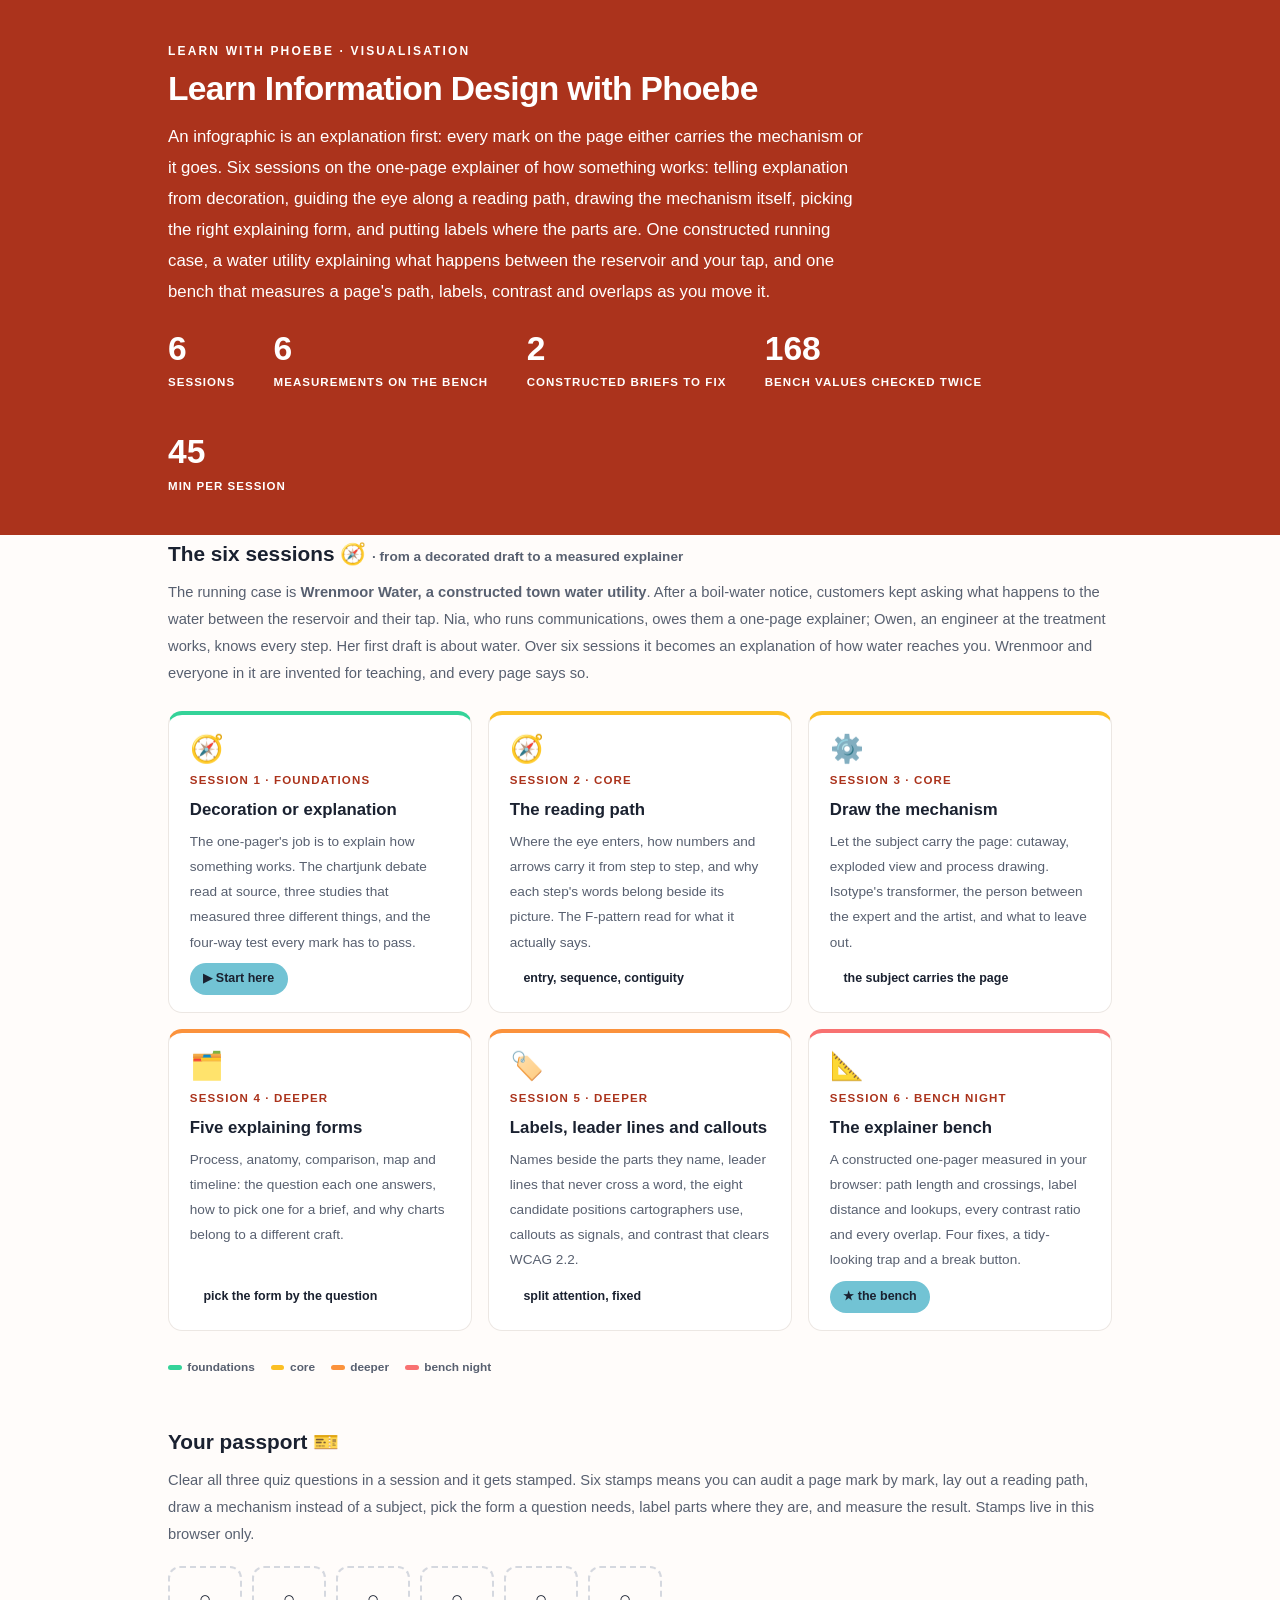
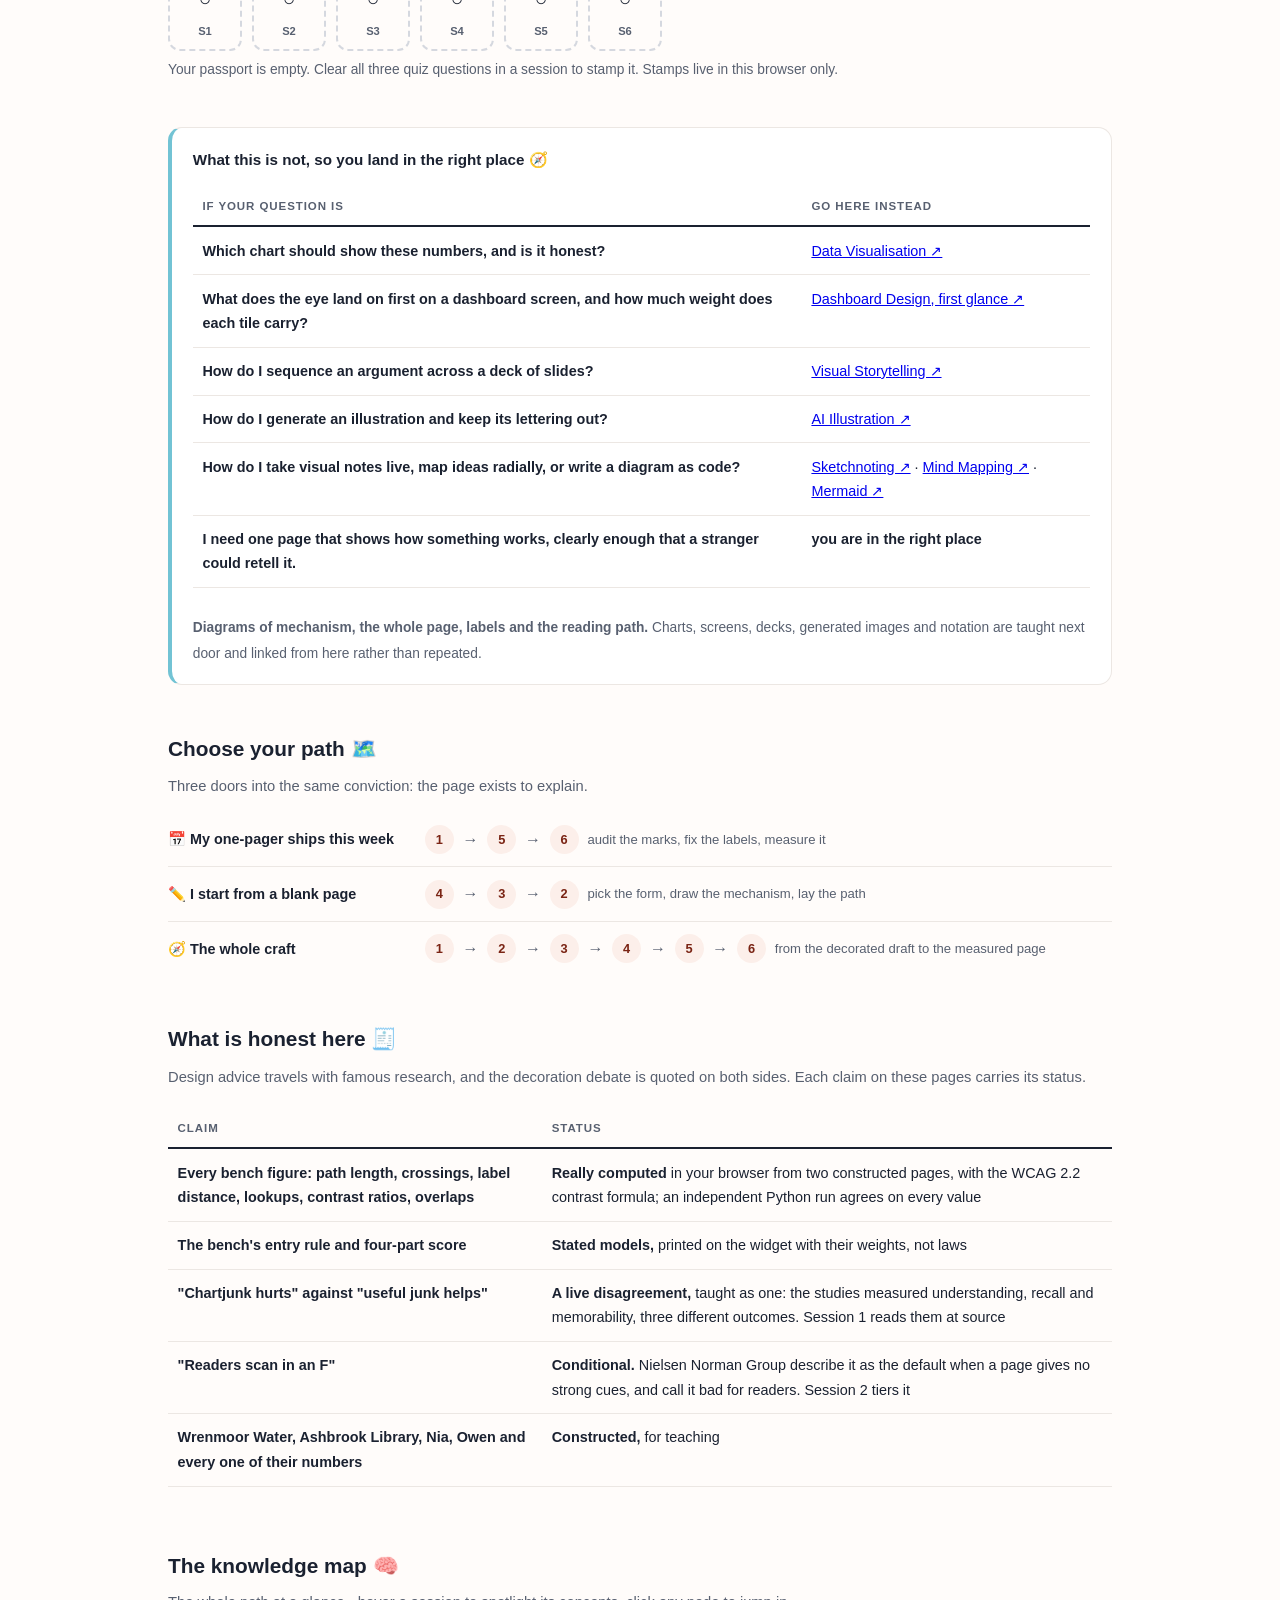
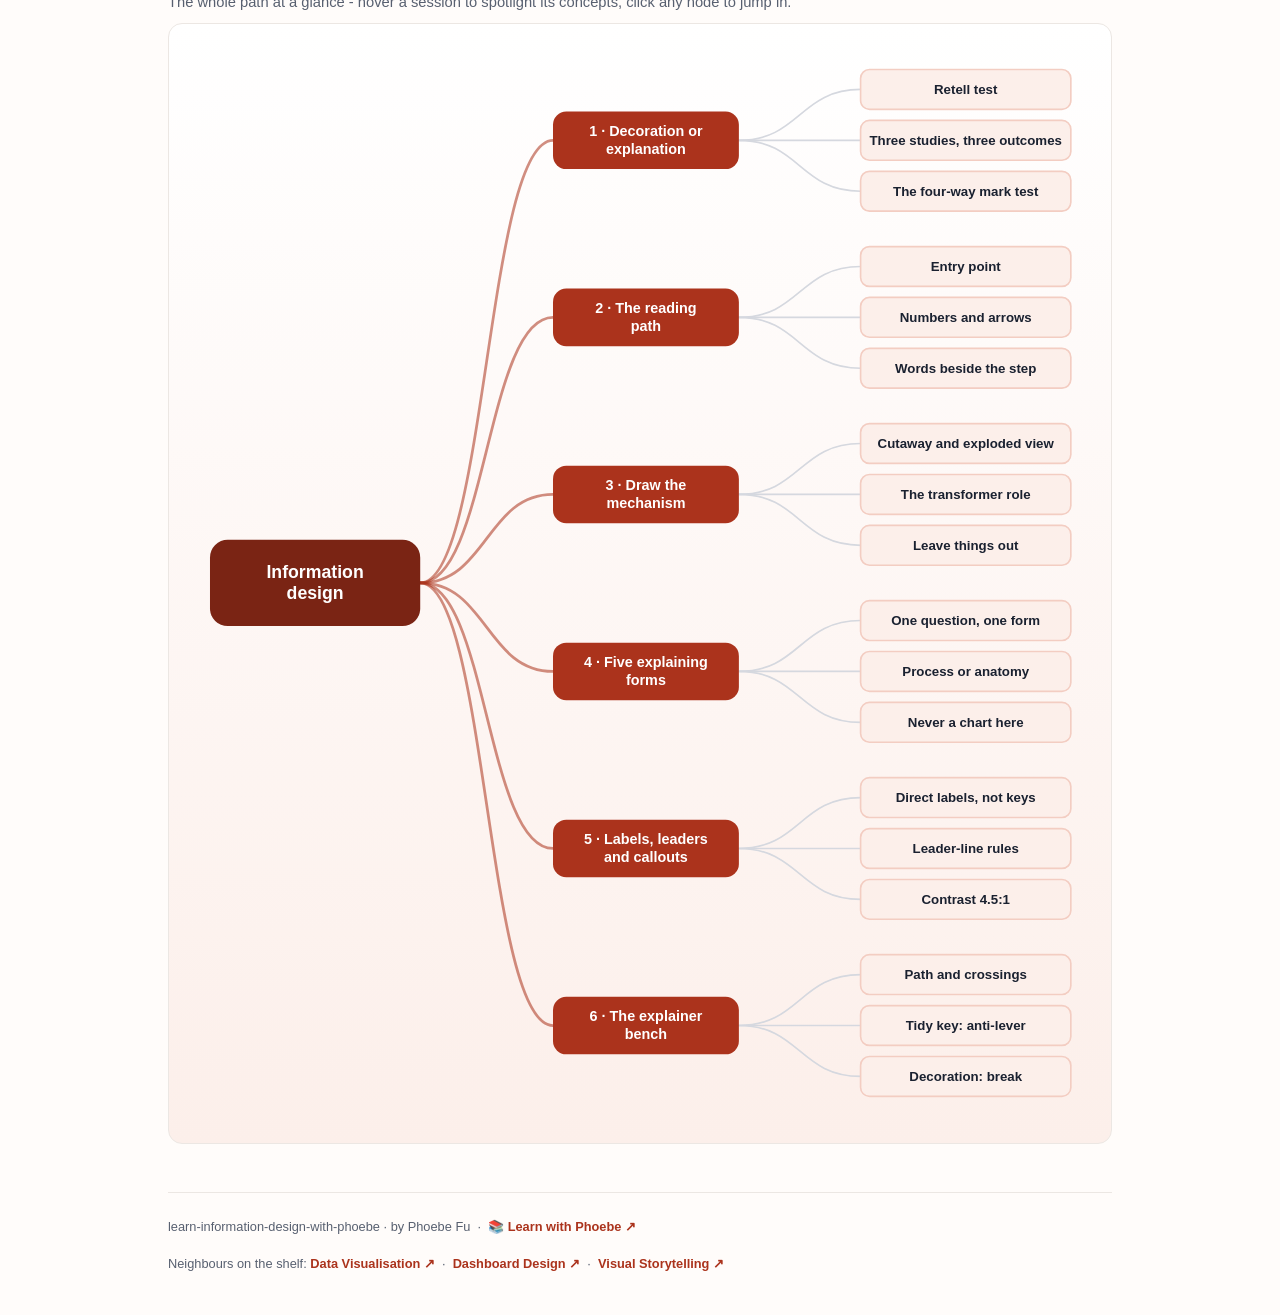
<file: index.html>
<!DOCTYPE html>
<html lang="en">
<head>
<meta charset="UTF-8">
<meta name="viewport" content="width=device-width, initial-scale=1.0">
<!-- social:start -->
<meta name="description" content="Six sessions on the explaining one-pager: decoration against explanation read at source, the reading path, drawing the mechanism, five explaining forms, labels and leader lines, and a bench that measures a page's path, labels, contrast and overlaps in your browser. Free, by Phoebe Fu.">
<meta property="og:type" content="website">
<meta property="og:site_name" content="Learn with Phoebe">
<meta property="og:title" content="Learn Information Design with Phoebe">
<meta property="og:description" content="An infographic is an explanation first. Six sessions on the one-page explainer of how something works, and a bench that measures a page as you move it.">
<meta property="og:url" content="https://phoebefu6.github.io/learn-information-design-with-phoebe/">
<meta property="og:image" content="https://phoebefu6.github.io/learn-information-design-with-phoebe/assets/og-cover.png">
<meta property="og:image:width" content="1200">
<meta property="og:image:height" content="630">
<meta name="twitter:card" content="summary_large_image">
<meta name="twitter:title" content="Learn Information Design with Phoebe">
<meta name="twitter:description" content="Every mark carries the mechanism or it goes. Six sessions and a live explainer bench.">
<meta name="twitter:image" content="https://phoebefu6.github.io/learn-information-design-with-phoebe/assets/og-cover.png">
<!-- social:end -->
<title>Learn Information Design with Phoebe</title>
<link rel="stylesheet" href="assets/style.css?v=2">
<style>

  .stats-row { display: flex; gap: 2.4rem; margin-top: 1.5rem; flex-wrap: wrap; }
  .stat b { display: block; font-size: 2.1rem; font-weight: 800; line-height: 1.05; font-variant-numeric: tabular-nums; }
  .stat span { font-size: .72rem; opacity: 1; text-transform: uppercase; letter-spacing: .09em; font-weight: 600; }

  .course-grid { display: grid; grid-template-columns: repeat(auto-fit, minmax(17rem, 1fr)); gap: 1rem; margin-top: 1.5rem; }
  .course-card {
    border: 1px solid var(--hairline);
    border-top: 4px solid var(--diff, var(--indigo));
    border-radius: var(--radius);
    padding: 1.2rem 1.3rem 1.1rem;
    display: flex;
    flex-direction: column;
    gap: .5rem;
    text-decoration: none;
    color: var(--ink);
    background: #fff;
    transition: box-shadow .15s ease, border-color .15s ease, transform .15s ease;
    position: relative;
  }
  .course-card:hover { border-color: var(--indigo-soft); border-top-color: var(--diff, var(--indigo)); box-shadow: 0 8px 28px rgba(var(--shadow-rgb),.16); transform: translateY(-3px); }
  .course-card .cicon { font-size: 1.7rem; line-height: 1; }
  .course-card .cnum { font-size: .72rem; font-weight: 700; color: var(--indigo); text-transform: uppercase; letter-spacing: .1em; }
  .course-card h3 { font-size: 1.05rem; font-weight: 800; line-height: 1.3; }
  .course-card p { font-size: .85rem; color: var(--muted); flex: 1; }
  .course-card .meta { display: flex; gap: .4rem; flex-wrap: wrap; }

  .diff-legend { display: flex; gap: 1rem; margin-top: 1.6rem; font-size: .74rem; color: var(--muted); font-weight: 600; flex-wrap: wrap; }
  .diff-legend i { display: inline-block; width: .85rem; height: .35rem; border-radius: 999px; margin-right: .35rem; vertical-align: middle; }

  .paths { margin-top: 2.6rem; }
  .paths h2 { font-size: 1.3rem; font-weight: 800; margin-bottom: .3rem; }
  .paths .plede { color: var(--muted); font-size: .92rem; margin-bottom: .8rem; }
  .path { display: flex; gap: .55rem; align-items: center; padding: .75rem 0; border-bottom: .5px solid var(--hairline); flex-wrap: wrap; }
  .path:last-child { border-bottom: none; }
  .path b { min-width: 15.5rem; font-size: .9rem; }
  .path .pstep { background: var(--indigo-50); color: var(--indigo-deep); border-radius: 999px; padding: .16rem .68rem; font-weight: 700; font-size: .8rem; text-decoration: none; transition: all .12s ease; }
  .path .pstep:hover { background: var(--indigo); color: #fff; }
  .path .parr { color: var(--muted); font-weight: 700; }

  .mm-section { margin-top: 1.6rem; }
  .mm-section h2 { font-size: 1.3rem; font-weight: 800; margin-bottom: .2rem; }
  .mm-section .mm-lede { color: var(--muted); font-size: .92rem; margin-bottom: .4rem; }
  .mm-wrap { border: 1px solid var(--hairline); border-radius: var(--radius); background: linear-gradient(180deg,#fff,var(--indigo-50)); padding: .6rem; overflow-x: auto; }
  .mm-svg { width: 100%; height: auto; display: block; max-width: 60rem; margin: 0 auto; min-width: 34rem; }
  .mm-link { cursor: pointer; text-decoration: none; }
  .mm-node rect { transition: opacity .15s ease, filter .15s ease; }
  .mm-node text { pointer-events: none; }
  .mm-link:hover .mm-node rect { filter: brightness(1.06); }
  .mm-edge { transition: opacity .15s ease; }

  .not-this { border: 1px solid var(--hairline); border-left: 4px solid var(--clay); border-radius: var(--radius); background: #fff; padding: 1.1rem 1.3rem; margin-top: 1.2rem; }
  .not-this h3 { font-size: .95rem; font-weight: 800; margin-bottom: .5rem; }
</style>
</head>
<body>
<header class="masthead">
  <div class="wrap">
    <div class="eyebrow">Learn with Phoebe · Visualisation</div>
    <h1>Learn <span class="accent">Information Design</span> with Phoebe</h1>
    <p class="sub">An infographic is an explanation first: every mark on the page either carries the mechanism or it goes. Six sessions on the one-page explainer of how something works: telling explanation from decoration, guiding the eye along a reading path, drawing the mechanism itself, picking the right explaining form, and putting labels where the parts are. One constructed running case, a water utility explaining what happens between the reservoir and your tap, and one bench that measures a page's path, labels, contrast and overlaps as you move it.</p>
    <div class="stats-row">
      <div class="stat"><b data-count="6">6</b><span>sessions</span></div>
      <div class="stat"><b data-count="6">6</b><span>measurements on the bench</span></div>
      <div class="stat"><b data-count="2">2</b><span>constructed briefs to fix</span></div>
      <div class="stat"><b data-count="168">168</b><span>bench values checked twice</span></div>
      <div class="stat"><b data-count="45">45</b><span>min per session</span></div>
    </div>
  </div>
</header>
<main class="wrap">
  <section class="section">
    <div class="paths" style="margin-top:0">
      <h2>The six sessions 🧭 <span style="font-size:.85rem;font-weight:600;color:var(--muted)">· from a decorated draft to a measured explainer</span></h2>
      <p class="plede">The running case is <strong>Wrenmoor Water, a constructed town water utility</strong>. After a boil-water notice, customers kept asking what happens to the water between the reservoir and their tap. Nia, who runs communications, owes them a one-page explainer; Owen, an engineer at the treatment works, knows every step. Her first draft is about water. Over six sessions it becomes an explanation of how water reaches you. Wrenmoor and everyone in it are invented for teaching, and every page says so.</p>
    </div>
    <div class="course-grid">
      <a class="course-card" href="courses/01-decoration-or-explanation.html" style="--diff:#34D399">
        <span class="cicon">🧭</span>
        <span class="cnum">Session 1 · foundations</span>
        <h3>Decoration or explanation</h3>
        <p>The one-pager's job is to explain how something works. The chartjunk debate read at source, three studies that measured three different things, and the four-way test every mark has to pass.</p>
        <span class="meta"><span class="pill amber">▶ Start here</span></span>
      </a>
      <a class="course-card" href="courses/02-the-reading-path.html" style="--diff:#FBBF24">
        <span class="cicon">🧭</span>
        <span class="cnum">Session 2 · core</span>
        <h3>The reading path</h3>
        <p>Where the eye enters, how numbers and arrows carry it from step to step, and why each step's words belong beside its picture. The F-pattern read for what it actually says.</p>
        <span class="meta"><span class="pill">entry, sequence, contiguity</span></span>
      </a>
      <a class="course-card" href="courses/03-draw-the-mechanism.html" style="--diff:#FBBF24">
        <span class="cicon">⚙️</span>
        <span class="cnum">Session 3 · core</span>
        <h3>Draw the mechanism</h3>
        <p>Let the subject carry the page: cutaway, exploded view and process drawing. Isotype's transformer, the person between the expert and the artist, and what to leave out.</p>
        <span class="meta"><span class="pill">the subject carries the page</span></span>
      </a>
      <a class="course-card" href="courses/04-five-explaining-forms.html" style="--diff:#FB923C">
        <span class="cicon">🗂️</span>
        <span class="cnum">Session 4 · deeper</span>
        <h3>Five explaining forms</h3>
        <p>Process, anatomy, comparison, map and timeline: the question each one answers, how to pick one for a brief, and why charts belong to a different craft.</p>
        <span class="meta"><span class="pill">pick the form by the question</span></span>
      </a>
      <a class="course-card" href="courses/05-labels-leader-lines-callouts.html" style="--diff:#FB923C">
        <span class="cicon">🏷️</span>
        <span class="cnum">Session 5 · deeper</span>
        <h3>Labels, leader lines and callouts</h3>
        <p>Names beside the parts they name, leader lines that never cross a word, the eight candidate positions cartographers use, callouts as signals, and contrast that clears WCAG 2.2.</p>
        <span class="meta"><span class="pill">split attention, fixed</span></span>
      </a>
      <a class="course-card" href="courses/06-the-explainer-bench.html" style="--diff:#F87171">
        <span class="cicon">📐</span>
        <span class="cnum">Session 6 · bench night</span>
        <h3>The explainer bench</h3>
        <p>A constructed one-pager measured in your browser: path length and crossings, label distance and lookups, every contrast ratio and every overlap. Four fixes, a tidy-looking trap and a break button.</p>
        <span class="meta"><span class="pill amber">★ the bench</span></span>
      </a>
    </div>
    <div class="diff-legend">
      <span><i style="background:#34D399"></i>foundations</span>
      <span><i style="background:#FBBF24"></i>core</span>
      <span><i style="background:#FB923C"></i>deeper</span>
      <span><i style="background:#F87171"></i>bench night</span>
    </div>
  </section>
  <section class="section">
    <div class="paths" style="margin-top:0">
      <h2>Your passport 🎫</h2>
      <p class="plede">Clear all three quiz questions in a session and it gets stamped. Six stamps means you can audit a page mark by mark, lay out a reading path, draw a mechanism instead of a subject, pick the form a question needs, label parts where they are, and measure the result. Stamps live in this browser only.</p>
    </div>
    <div class="pp-strip"></div>
  </section>
  <section class="section">
    <div class="not-this">
      <h3>What this is not, so you land in the right place 🧭</h3>
      <table class="clean">
        <tr><th>If your question is</th><th>Go here instead</th></tr>
        <tr><td>Which chart should show these numbers, and is it honest?</td><td><a href="https://phoebefu6.github.io/learn-dataviz-with-phoebe/">Data Visualisation ↗</a></td></tr>
        <tr><td>What does the eye land on first on a dashboard screen, and how much weight does each tile carry?</td><td><a href="https://phoebefu6.github.io/learn-dashboard-design-with-phoebe/courses/02-hierarchy-first-glance.html">Dashboard Design, first glance ↗</a></td></tr>
        <tr><td>How do I sequence an argument across a deck of slides?</td><td><a href="https://phoebefu6.github.io/learn-visual-storytelling-with-phoebe/">Visual Storytelling ↗</a></td></tr>
        <tr><td>How do I generate an illustration and keep its lettering out?</td><td><a href="https://phoebefu6.github.io/learn-ai-illustration-with-phoebe/">AI Illustration ↗</a></td></tr>
        <tr><td>How do I take visual notes live, map ideas radially, or write a diagram as code?</td><td><a href="https://phoebefu6.github.io/learn-sketchnoting-with-phoebe/">Sketchnoting ↗</a> · <a href="https://phoebefu6.github.io/learn-mind-mapping-with-phoebe/">Mind Mapping ↗</a> · <a href="https://phoebefu6.github.io/learn-mermaid-with-phoebe/">Mermaid ↗</a></td></tr>
        <tr><td><strong>I need one page that shows how something works, clearly enough that a stranger could retell it.</strong></td><td><strong>you are in the right place</strong></td></tr>
      </table>
      <p style="margin-top:.7rem;font-size:.86rem;color:var(--muted)"><strong>Diagrams of mechanism, the whole page, labels and the reading path.</strong> Charts, screens, decks, generated images and notation are taught next door and linked from here rather than repeated.</p>
    </div>
  </section>
  <section class="section">
    <div class="paths">
      <h2>Choose your path 🗺️</h2>
      <p class="plede">Three doors into the same conviction: the page exists to explain.</p>
      <div class="path"><b>📅 My one-pager ships this week</b>
        <a class="pstep" href="courses/01-decoration-or-explanation.html">1</a><span class="parr">→</span>
        <a class="pstep" href="courses/05-labels-leader-lines-callouts.html">5</a><span class="parr">→</span>
        <a class="pstep" href="courses/06-the-explainer-bench.html">6</a>
        <span style="font-size:.82rem;color:var(--muted)">audit the marks, fix the labels, measure it</span>
      </div>
      <div class="path"><b>✏️ I start from a blank page</b>
        <a class="pstep" href="courses/04-five-explaining-forms.html">4</a><span class="parr">→</span>
        <a class="pstep" href="courses/03-draw-the-mechanism.html">3</a><span class="parr">→</span>
        <a class="pstep" href="courses/02-the-reading-path.html">2</a>
        <span style="font-size:.82rem;color:var(--muted)">pick the form, draw the mechanism, lay the path</span>
      </div>
      <div class="path"><b>🧭 The whole craft</b>
        <a class="pstep" href="courses/01-decoration-or-explanation.html">1</a><span class="parr">→</span>
        <a class="pstep" href="courses/02-the-reading-path.html">2</a><span class="parr">→</span>
        <a class="pstep" href="courses/03-draw-the-mechanism.html">3</a><span class="parr">→</span>
        <a class="pstep" href="courses/04-five-explaining-forms.html">4</a><span class="parr">→</span>
        <a class="pstep" href="courses/05-labels-leader-lines-callouts.html">5</a><span class="parr">→</span>
        <a class="pstep" href="courses/06-the-explainer-bench.html">6</a>
        <span style="font-size:.82rem;color:var(--muted)">from the decorated draft to the measured page</span>
      </div>
    </div>
  </section>
  <section class="section">
    <div class="paths" style="margin-top:0">
      <h2>What is honest here 🧾</h2>
      <p class="plede">Design advice travels with famous research, and the decoration debate is quoted on both sides. Each claim on these pages carries its status.</p>
    </div>
    <table class="clean">
      <tr><th>Claim</th><th>Status</th></tr>
      <tr><td>Every bench figure: path length, crossings, label distance, lookups, contrast ratios, overlaps</td><td><strong>Really computed</strong> in your browser from two constructed pages, with the WCAG 2.2 contrast formula; an independent Python run agrees on every value</td></tr>
      <tr><td>The bench's entry rule and four-part score</td><td><strong>Stated models,</strong> printed on the widget with their weights, not laws</td></tr>
      <tr><td>"Chartjunk hurts" against "useful junk helps"</td><td><strong>A live disagreement,</strong> taught as one: the studies measured understanding, recall and memorability, three different outcomes. Session 1 reads them at source</td></tr>
      <tr><td>"Readers scan in an F"</td><td><strong>Conditional.</strong> Nielsen Norman Group describe it as the default when a page gives no strong cues, and call it bad for readers. Session 2 tiers it</td></tr>
      <tr><td>Wrenmoor Water, Ashbrook Library, Nia, Owen and every one of their numbers</td><td><strong>Constructed,</strong> for teaching</td></tr>
    </table>
  </section>
  <section class="section mm-section">
    <h2>The knowledge map 🧠</h2>
    <p class="mm-lede">The whole path at a glance - hover a session to spotlight its concepts, click any node to jump in.</p>
    <div class="mm-wrap"><div id="mindmap"></div></div>
  </section>
  <footer class="pagefoot">
    <span>learn-information-design-with-phoebe · by Phoebe Fu &nbsp;·&nbsp; 📚 <a href="https://phoebefu6.github.io/learn-with-phoebe/">Learn with Phoebe ↗</a></span>
    <span>Neighbours on the shelf: <a href="https://phoebefu6.github.io/learn-dataviz-with-phoebe/">Data Visualisation ↗</a> &nbsp;·&nbsp; <a href="https://phoebefu6.github.io/learn-dashboard-design-with-phoebe/">Dashboard Design ↗</a> &nbsp;·&nbsp; <a href="https://phoebefu6.github.io/learn-visual-storytelling-with-phoebe/">Visual Storytelling ↗</a></span>
  </footer>
</main>
<script>
window.MINDMAP_DATA = {
 "title": "Information\ndesign",
 "centerColor": "#7A2414",
 "sessions": [
  {
   "label": "Decoration or\nexplanation",
   "href": "courses/01-decoration-or-explanation.html",
   "color": "#34D399",
   "concepts": [
    {
     "label": "Retell test",
     "href": "courses/01-decoration-or-explanation.html"
    },
    {
     "label": "Three studies, three outcomes",
     "href": "courses/01-decoration-or-explanation.html"
    },
    {
     "label": "The four-way mark test",
     "href": "courses/01-decoration-or-explanation.html"
    }
   ]
  },
  {
   "label": "The reading\npath",
   "href": "courses/02-the-reading-path.html",
   "color": "#FBBF24",
   "concepts": [
    {
     "label": "Entry point",
     "href": "courses/02-the-reading-path.html"
    },
    {
     "label": "Numbers and arrows",
     "href": "courses/02-the-reading-path.html"
    },
    {
     "label": "Words beside the step",
     "href": "courses/02-the-reading-path.html"
    }
   ]
  },
  {
   "label": "Draw the\nmechanism",
   "href": "courses/03-draw-the-mechanism.html",
   "color": "#FBBF24",
   "concepts": [
    {
     "label": "Cutaway and exploded view",
     "href": "courses/03-draw-the-mechanism.html"
    },
    {
     "label": "The transformer role",
     "href": "courses/03-draw-the-mechanism.html"
    },
    {
     "label": "Leave things out",
     "href": "courses/03-draw-the-mechanism.html"
    }
   ]
  },
  {
   "label": "Five explaining\nforms",
   "href": "courses/04-five-explaining-forms.html",
   "color": "#FB923C",
   "concepts": [
    {
     "label": "One question, one form",
     "href": "courses/04-five-explaining-forms.html"
    },
    {
     "label": "Process or anatomy",
     "href": "courses/04-five-explaining-forms.html"
    },
    {
     "label": "Never a chart here",
     "href": "courses/04-five-explaining-forms.html"
    }
   ]
  },
  {
   "label": "Labels, leaders\nand callouts",
   "href": "courses/05-labels-leader-lines-callouts.html",
   "color": "#FB923C",
   "concepts": [
    {
     "label": "Direct labels, not keys",
     "href": "courses/05-labels-leader-lines-callouts.html"
    },
    {
     "label": "Leader-line rules",
     "href": "courses/05-labels-leader-lines-callouts.html"
    },
    {
     "label": "Contrast 4.5:1",
     "href": "courses/05-labels-leader-lines-callouts.html"
    }
   ]
  },
  {
   "label": "The explainer\nbench",
   "href": "courses/06-the-explainer-bench.html",
   "color": "#F87171",
   "concepts": [
    {
     "label": "Path and crossings",
     "href": "courses/06-the-explainer-bench.html"
    },
    {
     "label": "Tidy key: anti-lever",
     "href": "courses/06-the-explainer-bench.html"
    },
    {
     "label": "Decoration: break",
     "href": "courses/06-the-explainer-bench.html"
    }
   ]
  }
 ]
};
</script>
<script src="assets/mindmap.js?v=1"></script>
<script src="assets/app.js?v=2"></script>
</body>
</html>
</file>
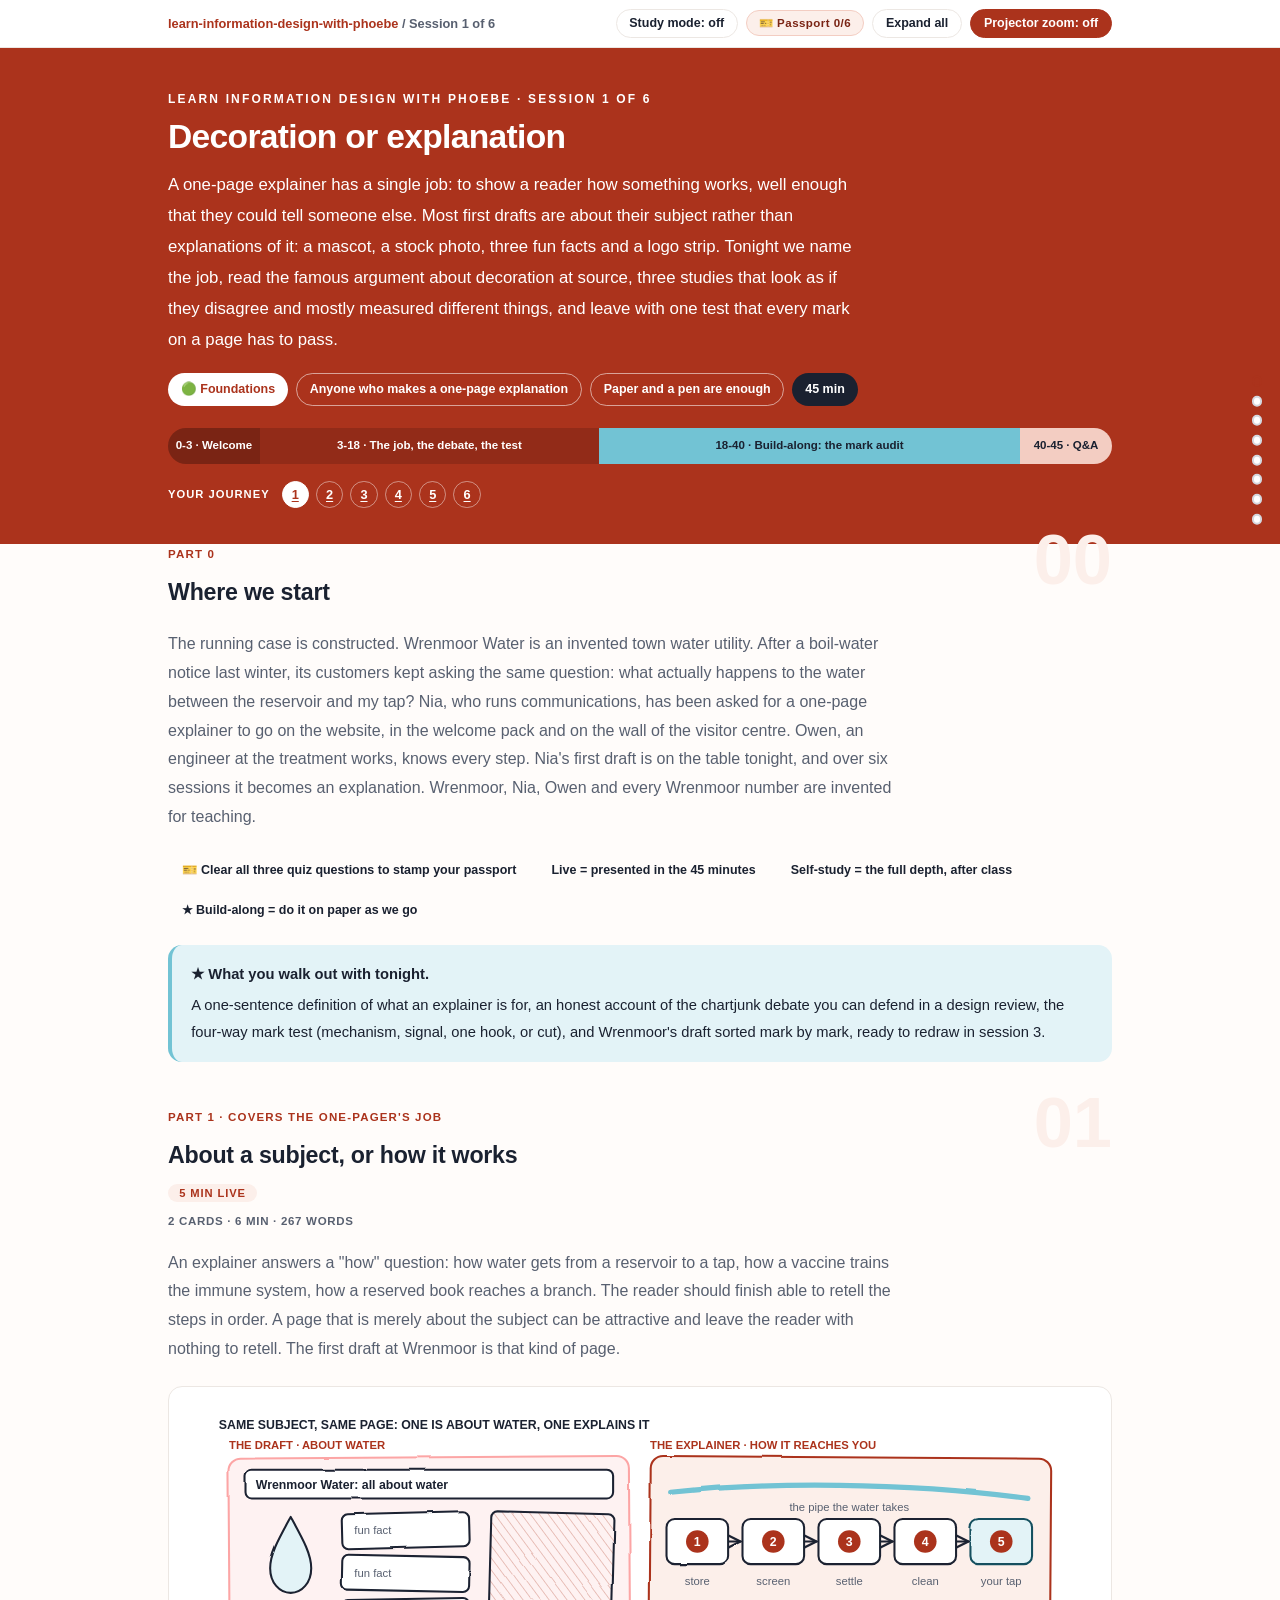
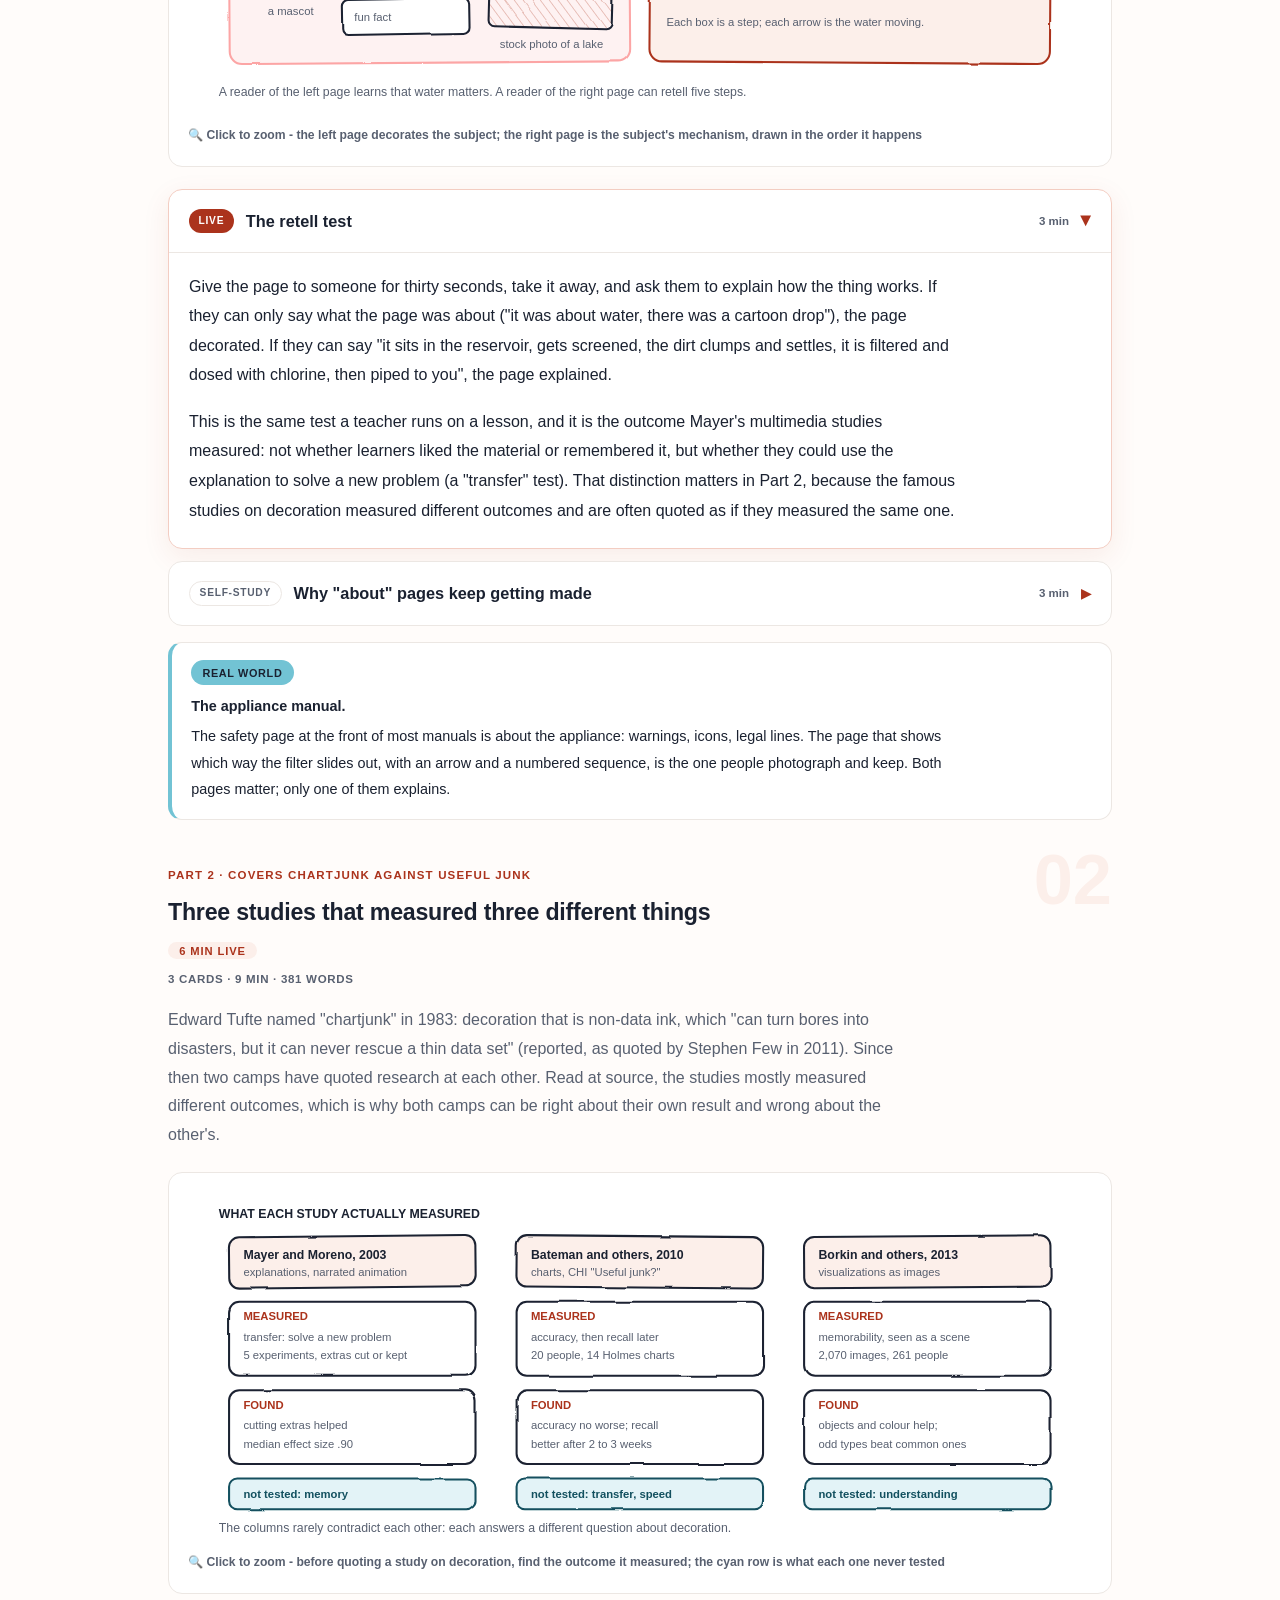
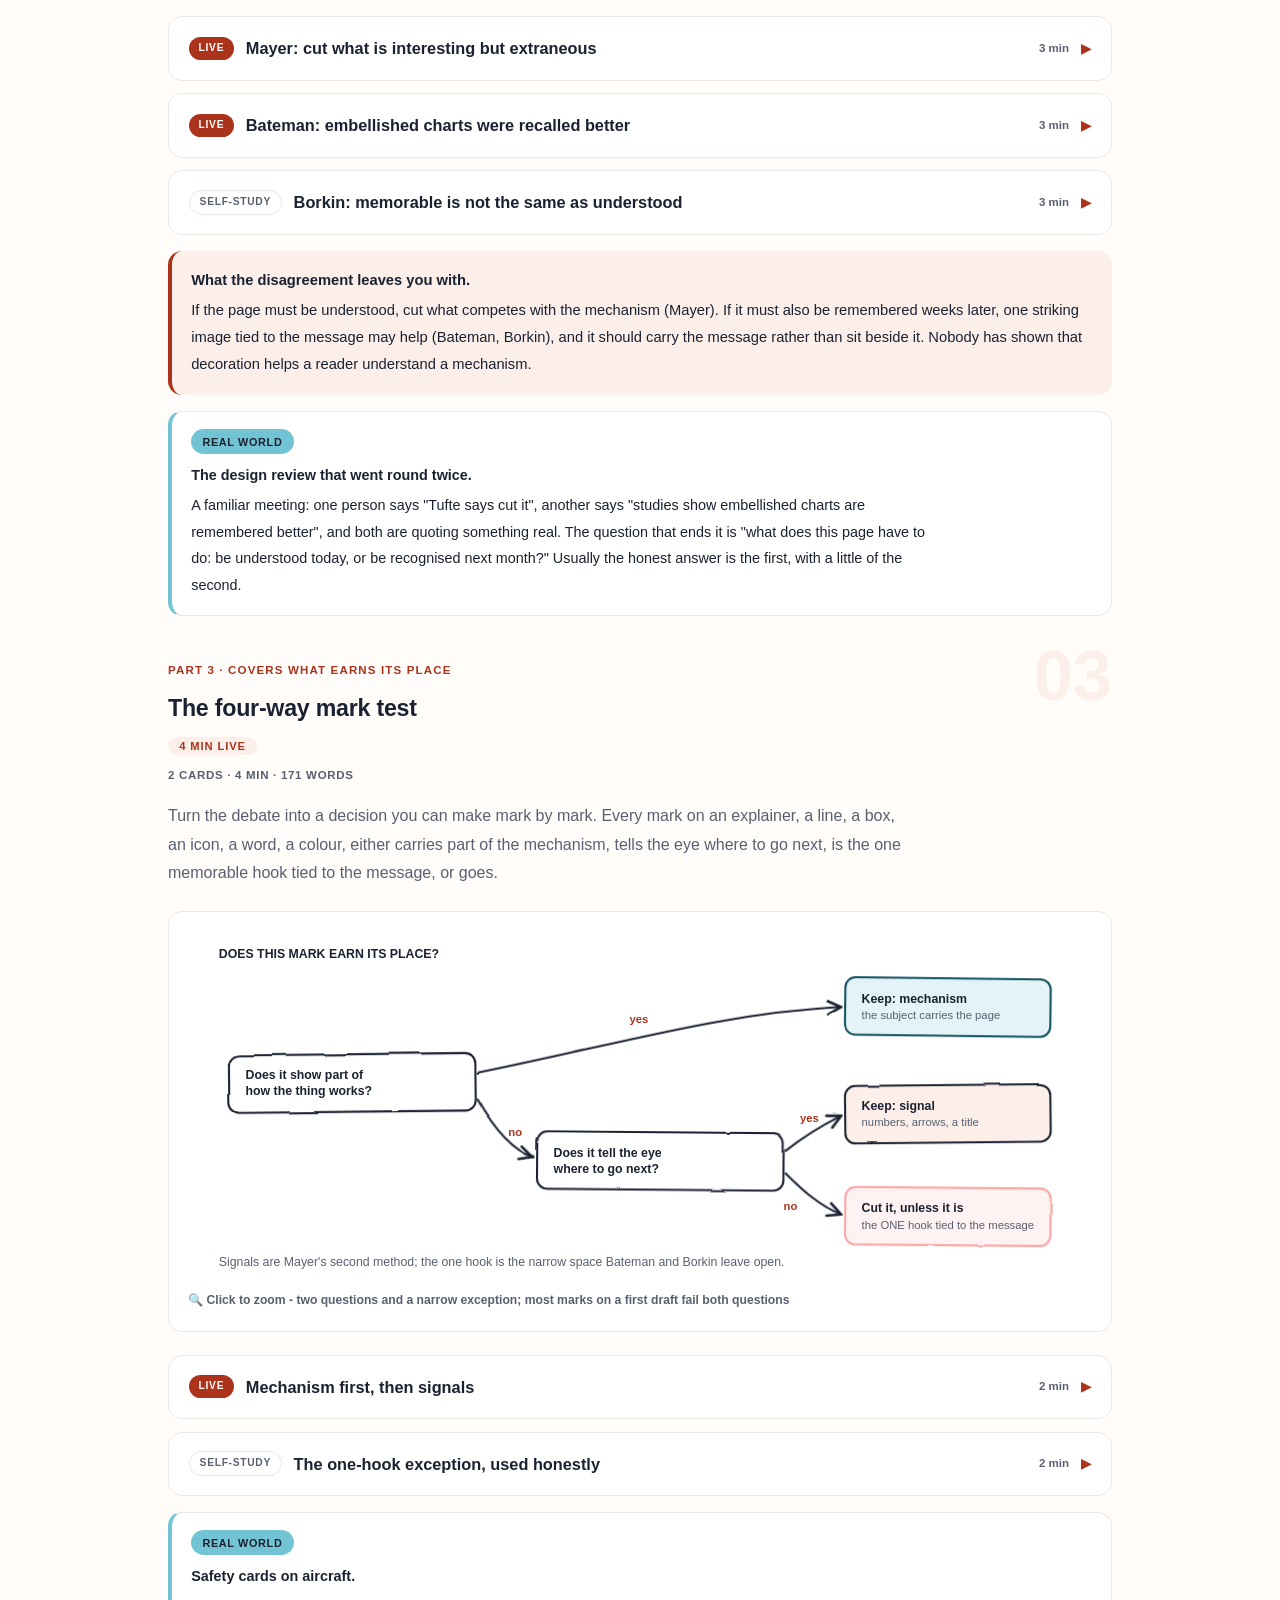
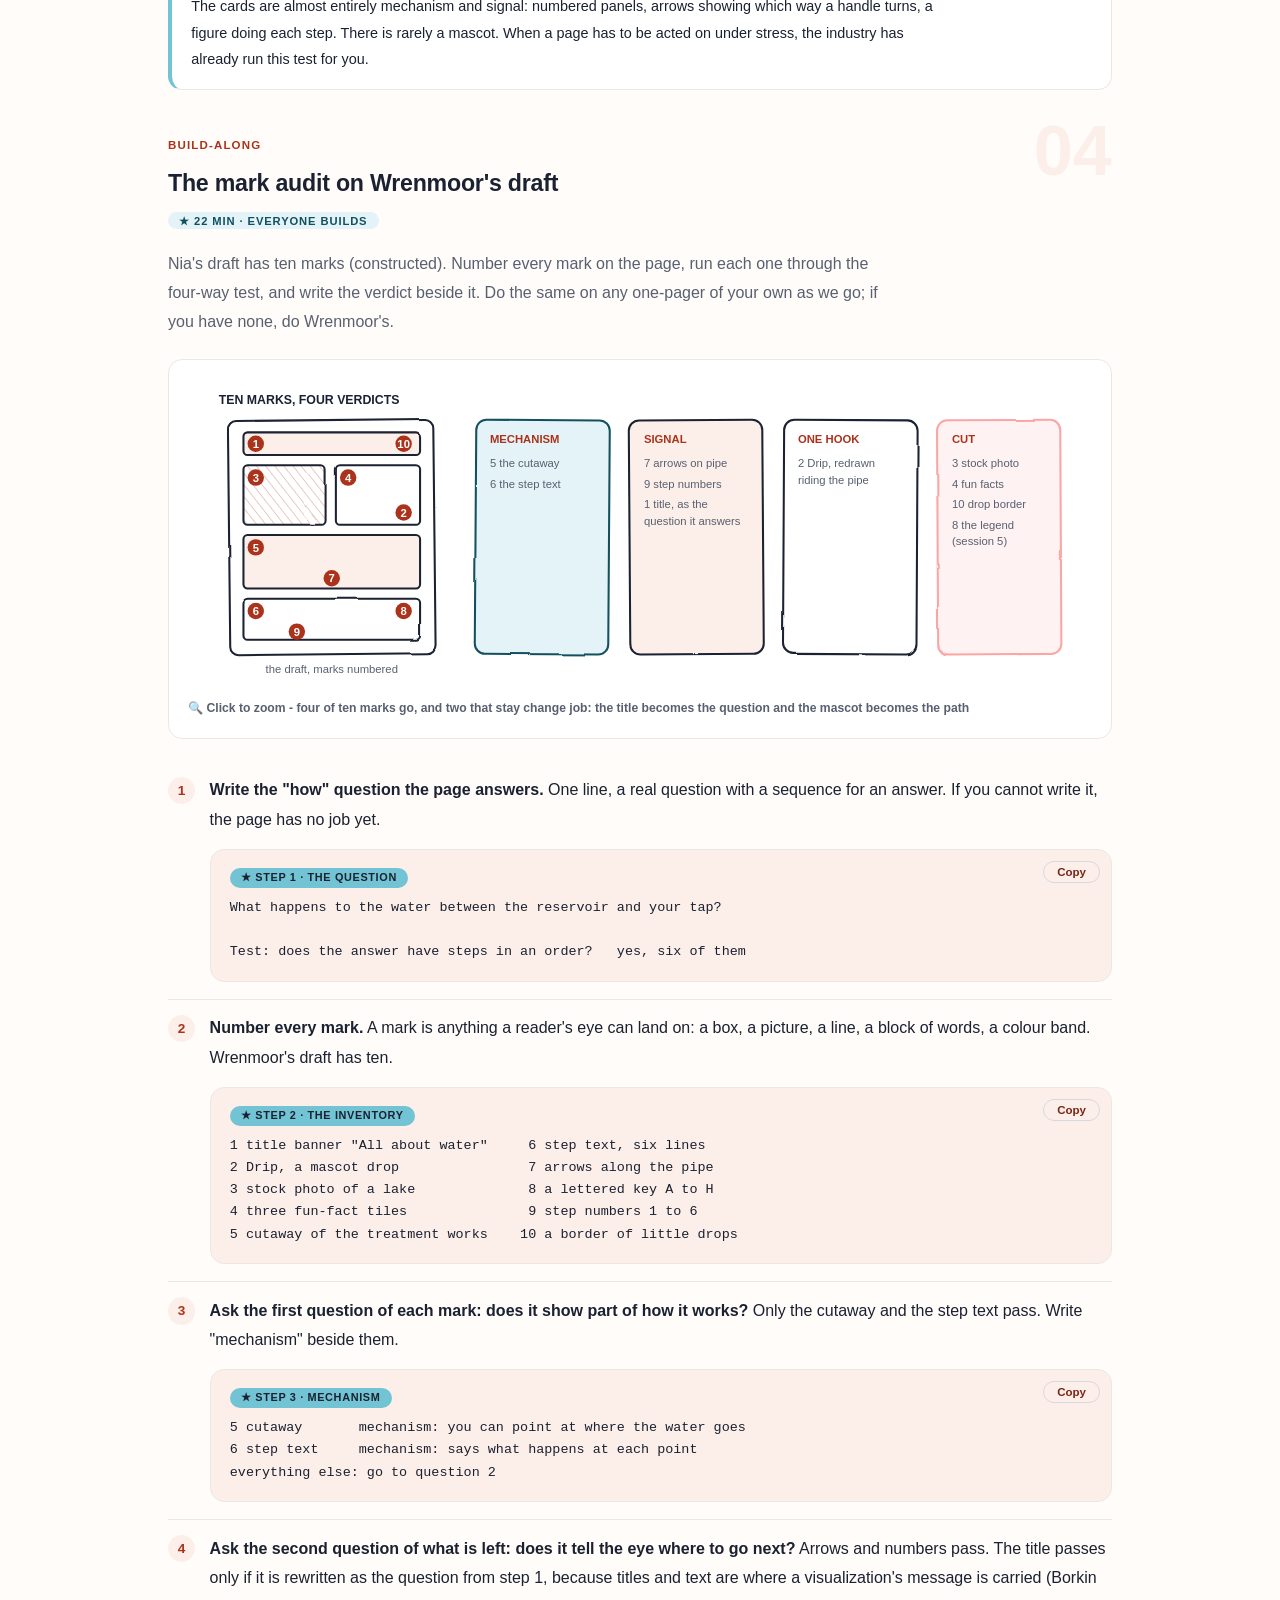
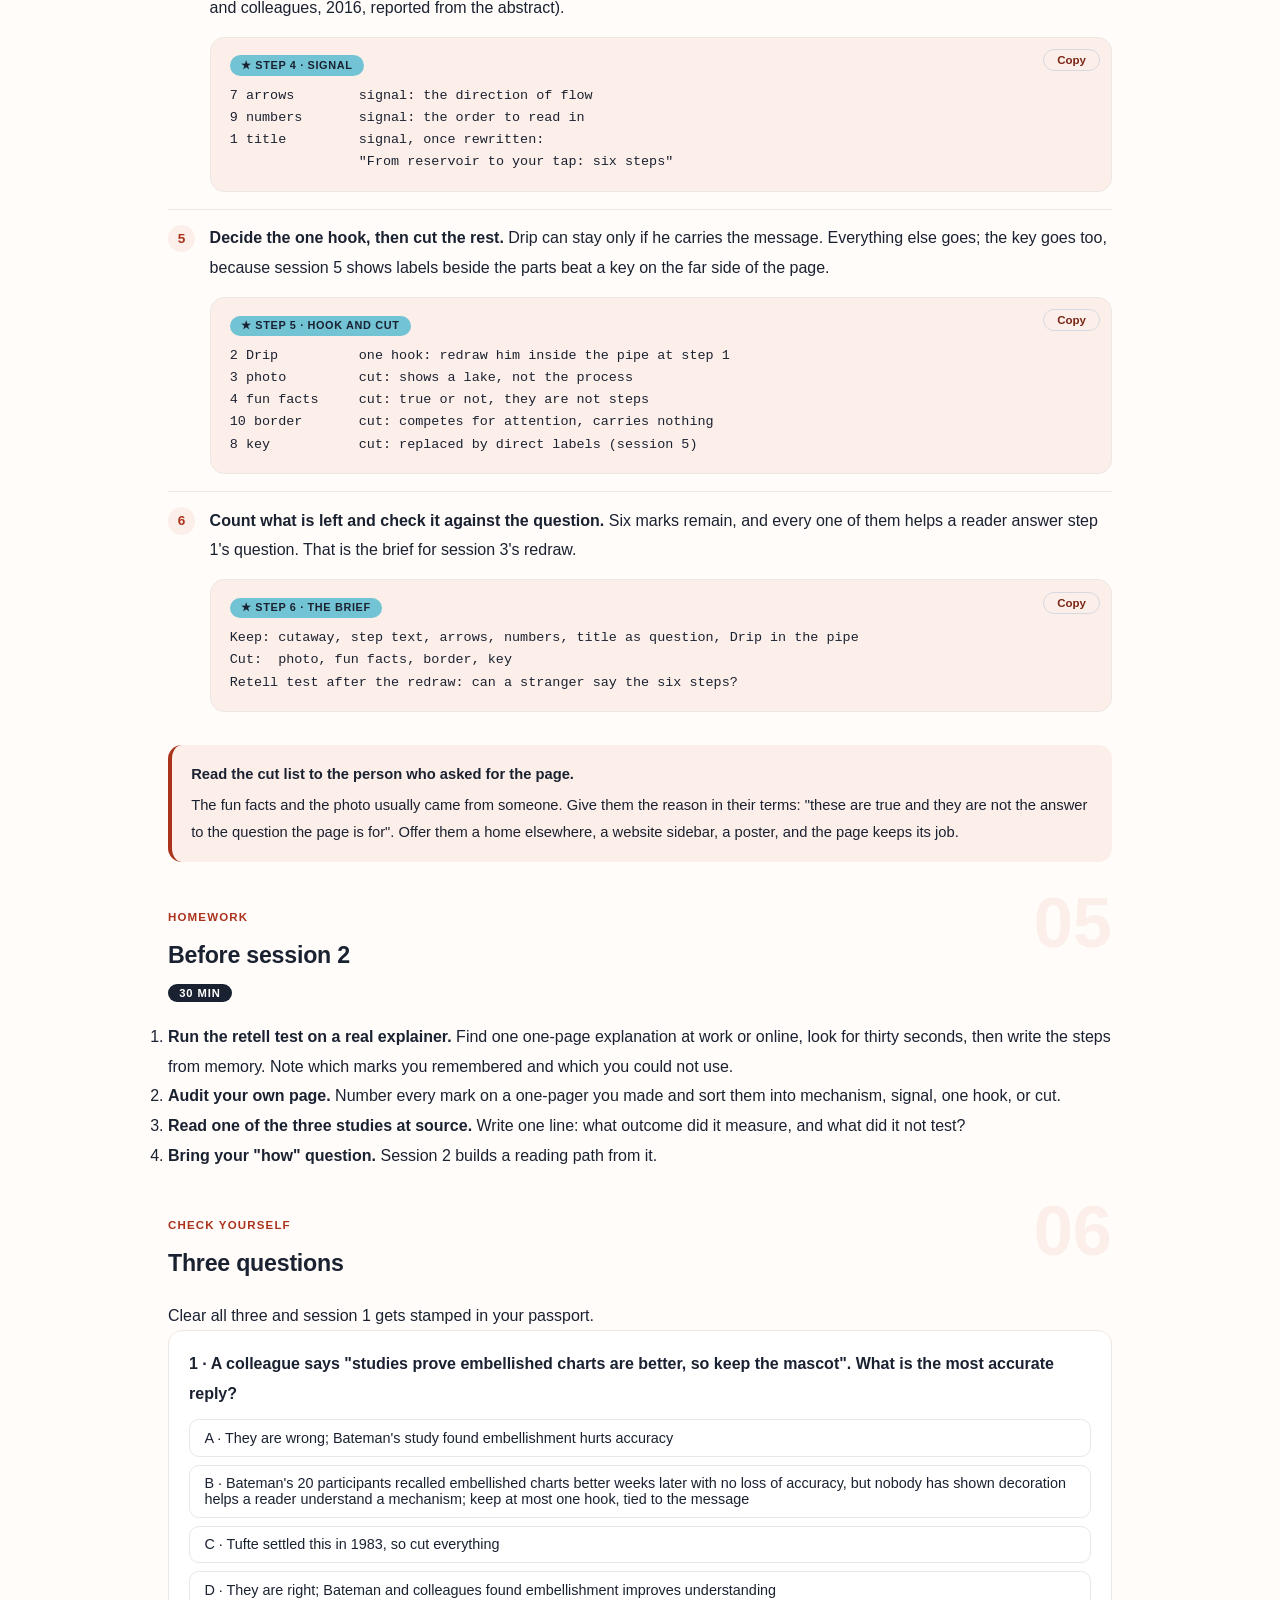
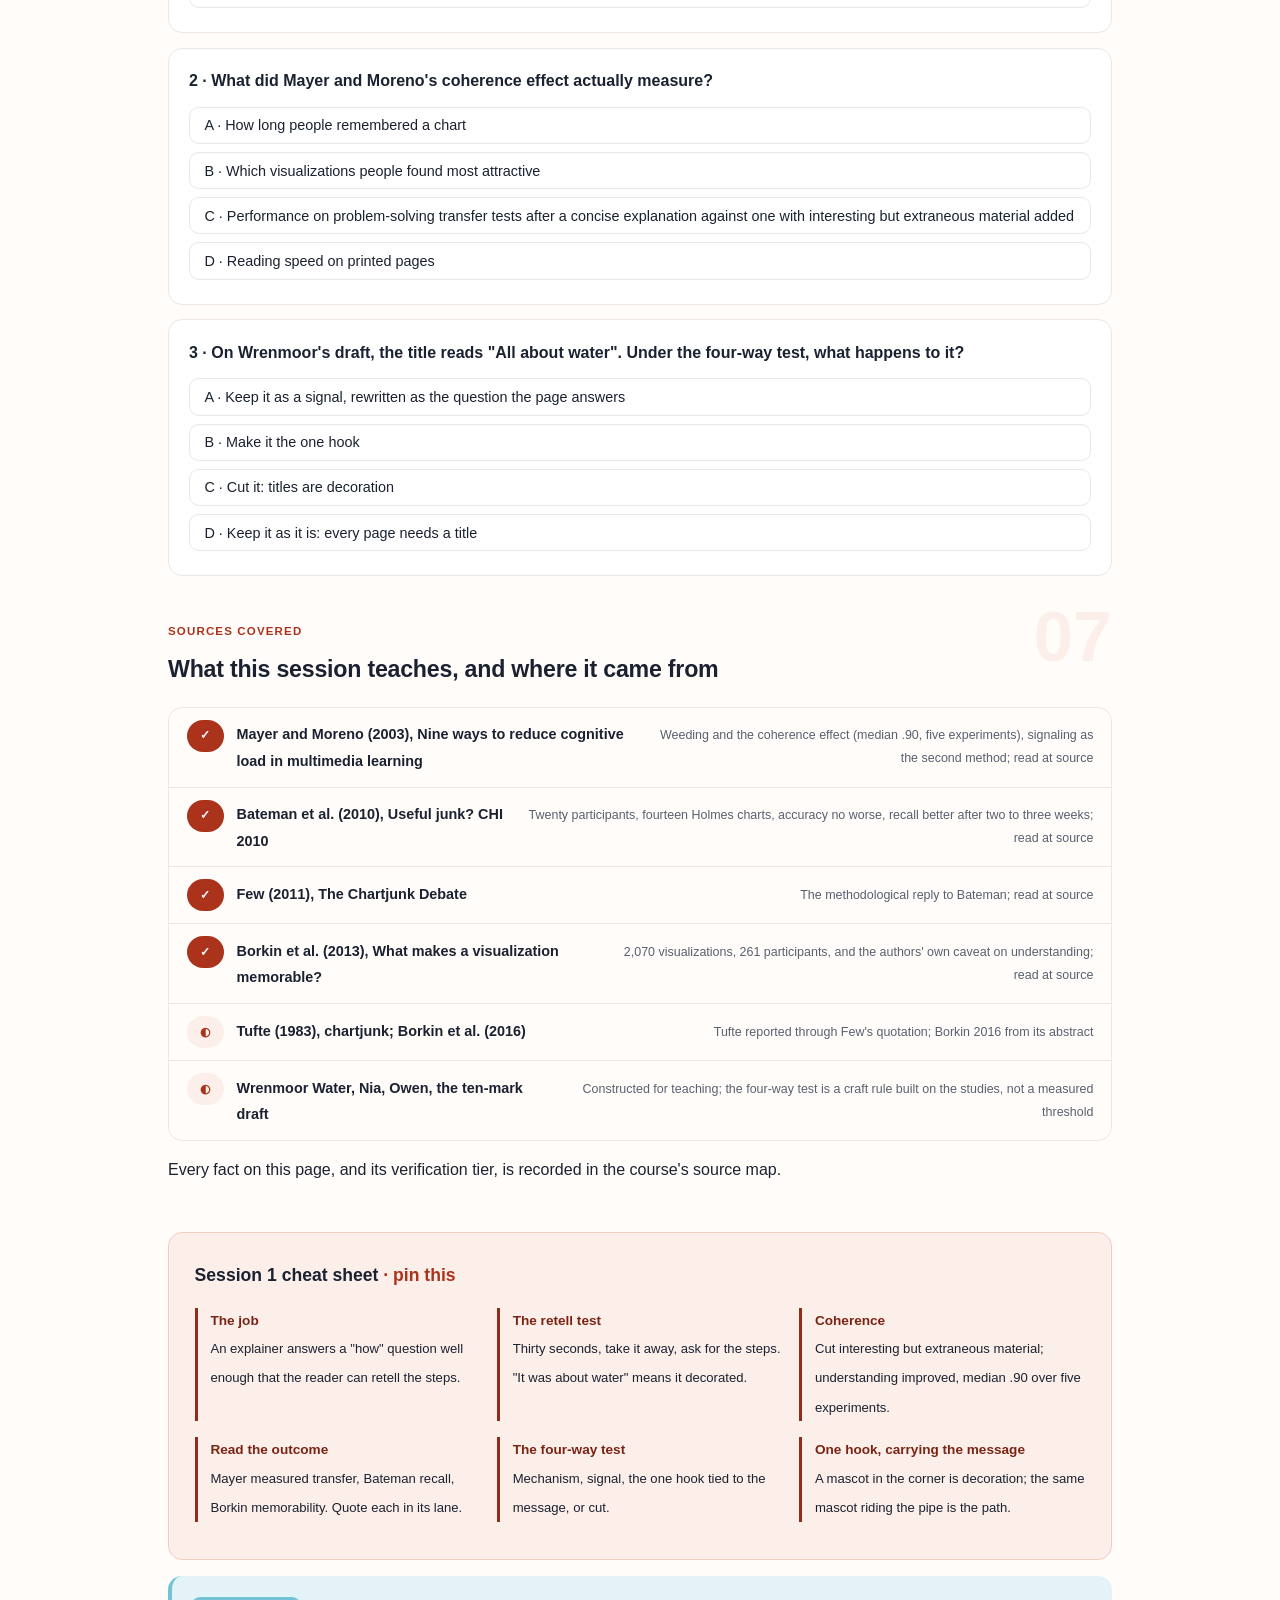
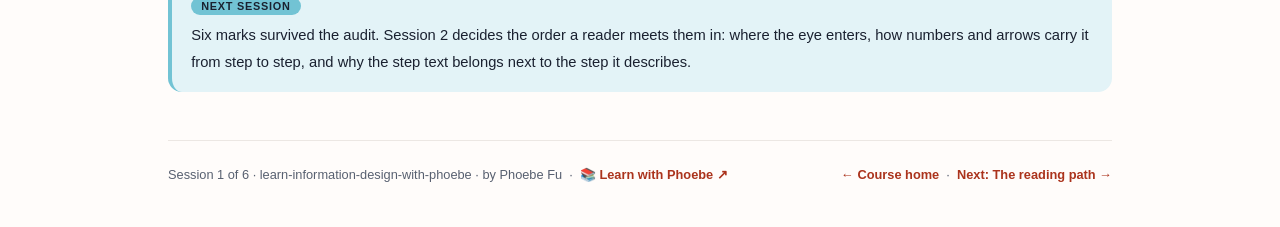
<file: courses/01-decoration-or-explanation.html>
<!DOCTYPE html>
<html lang="en">
<head>
<meta charset="UTF-8">
<meta name="viewport" content="width=device-width, initial-scale=1.0">
<!-- social:start -->
<meta name="description" content="Session 1 of 6. A one-page explainer has one job: show how something works. Chartjunk against useful junk taught as a live disagreement, what Mayer's coherence effect measured and what it did not, and a four-way test every mark on the page has to pass.">
<meta property="og:type" content="article">
<meta property="og:site_name" content="Learn with Phoebe">
<meta property="og:title" content="Decoration or explanation - learn information design with phoebe">
<meta property="og:description" content="Session 1 of 6. Every mark on an explainer either carries the mechanism, signals the route, or goes. Three studies that seem to disagree, read for what each one measured.">
<meta property="og:url" content="https://phoebefu6.github.io/learn-information-design-with-phoebe/courses/01-decoration-or-explanation.html">
<meta property="og:image" content="https://phoebefu6.github.io/learn-information-design-with-phoebe/assets/og-cover.png">
<meta property="og:image:width" content="1200">
<meta property="og:image:height" content="630">
<meta name="twitter:card" content="summary_large_image">
<meta name="twitter:title" content="Decoration or explanation - learn information design with phoebe">
<meta name="twitter:description" content="Session 1 of 6. The one-pager's job, the chartjunk debate read at source, and the mark audit.">
<meta name="twitter:image" content="https://phoebefu6.github.io/learn-information-design-with-phoebe/assets/og-cover.png">
<!-- social:end -->
<title>Session 1 · Decoration or explanation - learn information design with phoebe</title>
<link rel="stylesheet" href="../assets/style.css?v=2">
</head>
<body>

<div class="toolbar">
  <div class="wrap">
    <span class="crumb"><a href="../index.html">learn-information-design-with-phoebe</a> / Session 1 of 6</span>
    <button class="btn" id="toggle-all" type="button">Expand all</button>
    <button class="btn primary" id="zoom-toggle" type="button">Projector zoom: off</button>
  </div>
</div>

<header class="masthead">
  <div class="wrap">
    <div class="eyebrow">Learn Information Design with Phoebe · Session 1 of 6</div>
    <h1>Decoration or <span class="accent">explanation</span></h1>
    <p class="sub">A one-page explainer has a single job: to show a reader how something works, well enough that they could tell someone else. Most first drafts are about their subject rather than explanations of it: a mascot, a stock photo, three fun facts and a logo strip. Tonight we name the job, read the famous argument about decoration at source, three studies that look as if they disagree and mostly measured different things, and leave with one test that every mark on a page has to pass.</p>
    <div class="chip-row">
      <span class="chip level">🟢 Foundations</span>
      <span class="chip audience">Anyone who makes a one-page explanation</span>
      <span class="chip audience">Paper and a pen are enough</span>
      <span class="chip time">45 min</span>
    </div>
    <div class="agenda">
      <span class="a1" style="flex:1">0-3 · Welcome</span>
      <span class="a2" style="flex:4">3-18 · The job, the debate, the test</span>
      <span class="a3" style="flex:5">18-40 · Build-along: the mark audit</span>
      <span class="a4" style="flex:1">40-45 · Q&amp;A</span>
    </div>
  </div>
</header>

<main class="wrap">

  <section class="section" id="intro">
    <div class="section-kicker">
      <span class="klabel">Part 0</span>
      <h2>Where we start</h2>
    </div>
    <p class="lede">The running case is constructed. Wrenmoor Water is an invented town water utility. After a boil-water notice last winter, its customers kept asking the same question: what actually happens to the water between the reservoir and my tap? Nia, who runs communications, has been asked for a one-page explainer to go on the website, in the welcome pack and on the wall of the visitor centre. Owen, an engineer at the treatment works, knows every step. Nia's first draft is on the table tonight, and over six sessions it becomes an explanation. Wrenmoor, Nia, Owen and every Wrenmoor number are invented for teaching.</p>

    <div class="legend">
      <span class="pill">🎫 Clear all three quiz questions to stamp your passport</span>
      <span class="pill">Live = presented in the 45 minutes</span>
      <span class="pill">Self-study = the full depth, after class</span>
      <span class="pill">★ Build-along = do it on paper as we go</span>
    </div>

    <div class="callout win">
      <p><strong>★ What you walk out with tonight.</strong> A one-sentence definition of what an explainer is for, an honest account of the chartjunk debate you can defend in a design review, the four-way mark test (mechanism, signal, one hook, or cut), and Wrenmoor's draft sorted mark by mark, ready to redraw in session 3.</p>
    </div>
  </section>

  <section class="section" id="part-1">
    <div class="section-kicker">
      <span class="klabel">Part 1 · covers the one-pager's job</span>
      <h2>About a subject, or how it works</h2>
      <span class="tag concept">5 min live</span>
    </div>
    <p class="lede">An explainer answers a "how" question: how water gets from a reservoir to a tap, how a vaccine trains the immune system, how a reserved book reaches a branch. The reader should finish able to retell the steps in order. A page that is merely about the subject can be attractive and leave the reader with nothing to retell. The first draft at Wrenmoor is that kind of page.</p>

    <figure class="zoomable">
      <svg viewBox="0 0 880 300" xmlns="http://www.w3.org/2000/svg" role="img" aria-label="Two pages side by side. The draft on the left holds a title, a mascot drop, three fun-fact tiles and a stock photo of a lake. The explainer on the right holds five numbered boxes joined by arrows along a pipe: store, screen, settle, clean, tap.">
        <defs>
          <filter id="d1aSk" x="-3%" y="-3%" width="106%" height="106%"><feTurbulence type="fractalNoise" baseFrequency="0.02" numOctaves="2" seed="11" result="n"/><feDisplacementMap in="SourceGraphic" in2="n" scale="2.4" xChannelSelector="R" yChannelSelector="G"/></filter>
          <pattern id="d1aHc" patternUnits="userSpaceOnUse" width="7" height="7" patternTransform="rotate(-38)"><line x1="0" y1="0" x2="0" y2="7" stroke="#AB331C" stroke-width="1" opacity=".5"/></pattern>
          <marker id="d1aAr" viewBox="0 0 10 10" refX="9" refY="5" markerWidth="7" markerHeight="7" orient="auto"><path d="M1 1 L9 5 L1 9" fill="none" stroke="#1A2130" stroke-width="1.6" stroke-linecap="round"/></marker>
        </defs>
        <style>
          .d1aH { font: 800 12px Inter, sans-serif; fill: #1A2130; }
          .d1aL { font: 600 12px Inter, sans-serif; fill: #1A2130; }
          .d1aS { font: 400 11px Inter, sans-serif; fill: #586070; }
          .d1aA { font: 700 11px Inter, sans-serif; fill: #AB331C; }
          .d1aW { font: 800 12px Inter, sans-serif; fill: #FFFFFF; }
          .d1aN { font: 400 12px Inter, sans-serif; fill: #586070; }
        </style>

        <text class="d1aH" x="30" y="22">SAME SUBJECT, SAME PAGE: ONE IS ABOUT WATER, ONE EXPLAINS IT</text>

        <g filter="url(#d1aSk)" fill="none" stroke="#1A2130" stroke-width="2" stroke-linecap="round" stroke-linejoin="round">
          <rect x="40" y="50" width="390" height="200" rx="12" transform="rotate(-0.4 235 150)" fill="#FEF2F2" stroke="#FCA5A5"/>
          <rect x="56" y="62" width="358" height="28" rx="6" fill="#FFFFFF"/>
          <path d="M100 108 C88 130 80 144 80 158 C80 172 89 182 100 182 C111 182 120 172 120 158 C120 144 112 130 100 108 Z" fill="#E3F3F7"/>
          <rect x="150" y="104" width="124" height="34" rx="6" transform="rotate(-1.5 212 121)" fill="#FFFFFF"/>
          <rect x="150" y="146" width="124" height="34" rx="6" transform="rotate(1.2 212 163)" fill="#FFFFFF"/>
          <rect x="150" y="188" width="124" height="34" rx="6" transform="rotate(-1 212 205)" fill="#FFFFFF"/>
          <rect x="294" y="104" width="120" height="112" rx="6" transform="rotate(1.5 354 160)" fill="url(#d1aHc)"/>
          <rect x="450" y="50" width="390" height="200" rx="12" transform="rotate(0.4 645 150)" fill="#FCEFEA" stroke="#AB331C"/>
          <rect x="466" y="110" width="60" height="44" rx="8" fill="#FFFFFF"/>
          <rect x="540" y="110" width="60" height="44" rx="8" fill="#FFFFFF"/>
          <rect x="614" y="110" width="60" height="44" rx="8" fill="#FFFFFF"/>
          <rect x="688" y="110" width="60" height="44" rx="8" fill="#FFFFFF"/>
          <rect x="762" y="110" width="60" height="44" rx="8" fill="#E3F3F7" stroke="#12505F"/>
          <path d="M527 132 L538 132" marker-end="url(#d1aAr)"/>
          <path d="M601 132 L612 132" marker-end="url(#d1aAr)"/>
          <path d="M675 132 L686 132" marker-end="url(#d1aAr)"/>
          <path d="M749 132 L760 132" marker-end="url(#d1aAr)"/>
          <path d="M470 84 C560 74 700 74 818 90" stroke="#72C3D4" stroke-width="5"/>
        </g>

        <circle cx="496" cy="132" r="11" fill="#AB331C"/>
        <circle cx="570" cy="132" r="11" fill="#AB331C"/>
        <circle cx="644" cy="132" r="11" fill="#AB331C"/>
        <circle cx="718" cy="132" r="11" fill="#AB331C"/>
        <circle cx="792" cy="132" r="11" fill="#AB331C"/>
        <text class="d1aW" x="496" y="136" text-anchor="middle">1</text>
        <text class="d1aW" x="570" y="136" text-anchor="middle">2</text>
        <text class="d1aW" x="644" y="136" text-anchor="middle">3</text>
        <text class="d1aW" x="718" y="136" text-anchor="middle">4</text>
        <text class="d1aW" x="792" y="136" text-anchor="middle">5</text>

        <text class="d1aA" x="40" y="42">THE DRAFT · ABOUT WATER</text>
        <text class="d1aA" x="450" y="42">THE EXPLAINER · HOW IT REACHES YOU</text>
        <text class="d1aL" x="66" y="81">Wrenmoor Water: all about water</text>
        <text class="d1aS" x="100" y="204" text-anchor="middle">a mascot</text>
        <text class="d1aS" x="162" y="125">fun fact</text>
        <text class="d1aS" x="162" y="167">fun fact</text>
        <text class="d1aS" x="162" y="209">fun fact</text>
        <text class="d1aS" x="354" y="236" text-anchor="middle">stock photo of a lake</text>
        <text class="d1aS" x="644" y="102" text-anchor="middle">the pipe the water takes</text>
        <text class="d1aS" x="496" y="174" text-anchor="middle">store</text>
        <text class="d1aS" x="570" y="174" text-anchor="middle">screen</text>
        <text class="d1aS" x="644" y="174" text-anchor="middle">settle</text>
        <text class="d1aS" x="718" y="174" text-anchor="middle">clean</text>
        <text class="d1aS" x="792" y="174" text-anchor="middle">your tap</text>
        <text class="d1aS" x="466" y="214">Each box is a step; each arrow is the water moving.</text>

        <text class="d1aN" x="30" y="282">A reader of the left page learns that water matters. A reader of the right page can retell five steps.</text>
      </svg>
      <figcaption>🔍 Click to zoom - the left page decorates the subject; the right page is the subject's mechanism, drawn in the order it happens</figcaption>
    </figure>

    <details class="card" open>
      <summary><span class="mode live">Live</span>The retell test<span class="mini">3 min</span><span class="caret">▶</span></summary>
      <div class="body">
        <p>Give the page to someone for thirty seconds, take it away, and ask them to explain how the thing works. If they can only say what the page was about ("it was about water, there was a cartoon drop"), the page decorated. If they can say "it sits in the reservoir, gets screened, the dirt clumps and settles, it is filtered and dosed with chlorine, then piped to you", the page explained.</p>
        <p>This is the same test a teacher runs on a lesson, and it is the outcome Mayer's multimedia studies measured: not whether learners liked the material or remembered it, but whether they could use the explanation to solve a new problem (a "transfer" test). That distinction matters in Part 2, because the famous studies on decoration measured different outcomes and are often quoted as if they measured the same one.</p>
      </div>
    </details>

    <details class="card">
      <summary><span class="mode self">Self-study</span>Why "about" pages keep getting made<span class="mini">3 min</span><span class="caret">▶</span></summary>
      <div class="body">
        <p>A page about a subject is easier to brief and easier to approve. The brand team can check the logo, the comms team can check the tone, and nobody has to agree what the mechanism actually is. An explainer forces that agreement: Nia cannot draw step 3 until Owen tells her whether coagulation happens before or after the water reaches the settling tank. The argument with the expert is the work, and a decorated page is often a way of not having it.</p>
        <p>The cure is to write the "how" question at the top of the brief before any design starts. For Wrenmoor: "What happens to the water between the reservoir and your tap?" Every later decision on the page is judged against that question.</p>
      </div>
    </details>

    <div class="callout example">
      <span class="ex-pill">Real world</span>
      <p><strong>The appliance manual.</strong> The safety page at the front of most manuals is about the appliance: warnings, icons, legal lines. The page that shows which way the filter slides out, with an arrow and a numbered sequence, is the one people photograph and keep. Both pages matter; only one of them explains.</p>
    </div>
  </section>

  <section class="section" id="part-2">
    <div class="section-kicker">
      <span class="klabel">Part 2 · covers chartjunk against useful junk</span>
      <h2>Three studies that measured three different things</h2>
      <span class="tag concept">6 min live</span>
    </div>
    <p class="lede">Edward Tufte named "chartjunk" in 1983: decoration that is non-data ink, which "can turn bores into disasters, but it can never rescue a thin data set" (reported, as quoted by Stephen Few in 2011). Since then two camps have quoted research at each other. Read at source, the studies mostly measured different outcomes, which is why both camps can be right about their own result and wrong about the other's.</p>

    <figure class="zoomable">
      <svg viewBox="0 0 880 340" xmlns="http://www.w3.org/2000/svg" role="img" aria-label="Three columns, one per study. Mayer and Moreno 2003 measured transfer and found cutting extraneous material helped understanding, median effect size 0.90 over five experiments. Bateman and colleagues 2010 measured accuracy and recall after two to three weeks with 20 people and 14 Holmes charts, and found accuracy no worse and recall better. Borkin and colleagues 2013 measured memorability as images for 2,070 visualizations with 261 people. Each column ends with what it did not test.">
        <defs>
          <filter id="d1bSk" x="-3%" y="-3%" width="106%" height="106%"><feTurbulence type="fractalNoise" baseFrequency="0.02" numOctaves="2" seed="23" result="n"/><feDisplacementMap in="SourceGraphic" in2="n" scale="2.4" xChannelSelector="R" yChannelSelector="G"/></filter>
        </defs>
        <style>
          .d1bH { font: 800 12px Inter, sans-serif; fill: #1A2130; }
          .d1bL { font: 600 12px Inter, sans-serif; fill: #1A2130; }
          .d1bS { font: 400 11px Inter, sans-serif; fill: #586070; }
          .d1bB { font: 800 11px Inter, sans-serif; fill: #12505F; }
          .d1bA { font: 700 11px Inter, sans-serif; fill: #AB331C; }
          .d1bN { font: 400 12px Inter, sans-serif; fill: #586070; }
        </style>

        <text class="d1bH" x="30" y="24">WHAT EACH STUDY ACTUALLY MEASURED</text>

        <g filter="url(#d1bSk)" fill="none" stroke="#1A2130" stroke-width="2" stroke-linecap="round" stroke-linejoin="round">
          <rect x="40" y="42" width="240" height="50" rx="10" transform="rotate(-0.6 160 67)" fill="#FCEFEA"/>
          <rect x="320" y="42" width="240" height="50" rx="10" transform="rotate(0.5 440 67)" fill="#FCEFEA"/>
          <rect x="600" y="42" width="240" height="50" rx="10" transform="rotate(-0.4 720 67)" fill="#FCEFEA"/>
          <rect x="40" y="106" width="240" height="72" rx="10" fill="#FFFFFF"/>
          <rect x="320" y="106" width="240" height="72" rx="10" fill="#FFFFFF"/>
          <rect x="600" y="106" width="240" height="72" rx="10" fill="#FFFFFF"/>
          <rect x="40" y="192" width="240" height="72" rx="10" fill="#FFFFFF"/>
          <rect x="320" y="192" width="240" height="72" rx="10" fill="#FFFFFF"/>
          <rect x="600" y="192" width="240" height="72" rx="10" fill="#FFFFFF"/>
          <rect x="40" y="278" width="240" height="30" rx="8" fill="#E3F3F7" stroke="#12505F"/>
          <rect x="320" y="278" width="240" height="30" rx="8" fill="#E3F3F7" stroke="#12505F"/>
          <rect x="600" y="278" width="240" height="30" rx="8" fill="#E3F3F7" stroke="#12505F"/>
        </g>

        <text class="d1bL" x="54" y="64">Mayer and Moreno, 2003</text>
        <text class="d1bS" x="54" y="81">explanations, narrated animation</text>
        <text class="d1bL" x="334" y="64">Bateman and others, 2010</text>
        <text class="d1bS" x="334" y="81">charts, CHI "Useful junk?"</text>
        <text class="d1bL" x="614" y="64">Borkin and others, 2013</text>
        <text class="d1bS" x="614" y="81">visualizations as images</text>

        <text class="d1bA" x="54" y="124">MEASURED</text>
        <text class="d1bS" x="54" y="144">transfer: solve a new problem</text>
        <text class="d1bS" x="54" y="162">5 experiments, extras cut or kept</text>
        <text class="d1bA" x="334" y="124">MEASURED</text>
        <text class="d1bS" x="334" y="144">accuracy, then recall later</text>
        <text class="d1bS" x="334" y="162">20 people, 14 Holmes charts</text>
        <text class="d1bA" x="614" y="124">MEASURED</text>
        <text class="d1bS" x="614" y="144">memorability, seen as a scene</text>
        <text class="d1bS" x="614" y="162">2,070 images, 261 people</text>

        <text class="d1bA" x="54" y="210">FOUND</text>
        <text class="d1bS" x="54" y="230">cutting extras helped</text>
        <text class="d1bS" x="54" y="248">median effect size .90</text>
        <text class="d1bA" x="334" y="210">FOUND</text>
        <text class="d1bS" x="334" y="230">accuracy no worse; recall</text>
        <text class="d1bS" x="334" y="248">better after 2 to 3 weeks</text>
        <text class="d1bA" x="614" y="210">FOUND</text>
        <text class="d1bS" x="614" y="230">objects and colour help;</text>
        <text class="d1bS" x="614" y="248">odd types beat common ones</text>

        <text class="d1bB" x="54" y="297">not tested: memory</text>
        <text class="d1bB" x="334" y="297">not tested: transfer, speed</text>
        <text class="d1bB" x="614" y="297">not tested: understanding</text>

        <text class="d1bN" x="30" y="330">The columns rarely contradict each other: each answers a different question about decoration.</text>
      </svg>
      <figcaption>🔍 Click to zoom - before quoting a study on decoration, find the outcome it measured; the cyan row is what each one never tested</figcaption>
    </figure>

    <details class="card">
      <summary><span class="mode live">Live</span>Mayer: cut what is interesting but extraneous<span class="mini">3 min</span><span class="caret">▶</span></summary>
      <div class="body">
        <p>Mayer and Moreno's 2003 review collects nine ways to reduce cognitive load. One is "weeding": remove interesting but extraneous material. Across five experiments at their lab, students who saw a concise narrated animation did better on problem-solving transfer tests than students who saw the same animation with background music or short irrelevant video clips added. The median effect size was .90. They call it the <strong>coherence effect</strong>: people understand an explanation better when interesting but extraneous material is left out.</p>
        <p>Note what this does and does not say. It is about explanations, measured as understanding. The extras were not neutral ornaments on a page; they competed for the same limited attention. It does not test whether a decorated page is remembered longer.</p>
      </div>
    </details>

    <details class="card">
      <summary><span class="mode live">Live</span>Bateman: embellished charts were recalled better<span class="mini">3 min</span><span class="caret">▶</span></summary>
      <div class="body">
        <p>Bateman and colleagues (CHI 2010) took fourteen charts by the illustrator Nigel Holmes and made a plain version of each with the same data, titles and axes. Twenty participants described them. Accuracy for the embellished charts was no worse than for the plain ones, participants described the charts' "value message" better for the Holmes versions, and after a gap of two to three weeks they recalled the embellished charts significantly better. Description time did not differ. The authors are "cautious about recommending that all charts be produced in this style".</p>
        <p>Stephen Few's 2011 reply, "The Chartjunk Debate", objects that the plain charts were badly designed ("plain ugly"), that twenty university students cannot carry the conclusion, and that Holmes-style charts are typical of only a few news publications. Both papers are worth reading in full; the disagreement is about how far one small study generalises, not about its arithmetic.</p>
      </div>
    </details>

    <details class="card">
      <summary><span class="mode self">Self-study</span>Borkin: memorable is not the same as understood<span class="mini">3 min</span><span class="caret">▶</span></summary>
      <div class="body">
        <p>Borkin and colleagues (InfoVis 2013) collected 2,070 single-panel visualizations and ran a memorability study with 261 Mechanical Turk participants. Colour and a human-recognizable object made a visualization more memorable, and unusual types beat common ones. The authors are explicit that their design treats each visualization as a scene, "does not evaluate the cognitive impact", and that memorability may not translate into understanding, "nor does excessive visual clutter aid comprehension".</p>
        <p>Their 2016 follow-up (reported, from the abstract: 393 visualizations, eye movements of 33 participants) found titles and text carry the message, and that pictograms used appropriately do not get in the way and can help recognition. Session 2 uses the title finding.</p>
      </div>
    </details>

    <div class="callout tip">
      <p><strong>What the disagreement leaves you with.</strong> If the page must be understood, cut what competes with the mechanism (Mayer). If it must also be remembered weeks later, one striking image tied to the message may help (Bateman, Borkin), and it should carry the message rather than sit beside it. Nobody has shown that decoration helps a reader understand a mechanism.</p>
    </div>

    <div class="callout example">
      <span class="ex-pill">Real world</span>
      <p><strong>The design review that went round twice.</strong> A familiar meeting: one person says "Tufte says cut it", another says "studies show embellished charts are remembered better", and both are quoting something real. The question that ends it is "what does this page have to do: be understood today, or be recognised next month?" Usually the honest answer is the first, with a little of the second.</p>
    </div>
  </section>

  <section class="section" id="part-3">
    <div class="section-kicker">
      <span class="klabel">Part 3 · covers what earns its place</span>
      <h2>The four-way mark test</h2>
      <span class="tag concept">4 min live</span>
    </div>
    <p class="lede">Turn the debate into a decision you can make mark by mark. Every mark on an explainer, a line, a box, an icon, a word, a colour, either carries part of the mechanism, tells the eye where to go next, is the one memorable hook tied to the message, or goes.</p>

    <figure class="zoomable">
      <svg viewBox="0 0 880 340" xmlns="http://www.w3.org/2000/svg" role="img" aria-label="A decision tree. Does this mark show part of how it works? Yes: keep it, it is the mechanism. No: does it tell the eye where to go next? Yes: keep it as a signal. No: cut it, unless it is the one hook tied to the message.">
        <defs>
          <filter id="d1cSk" x="-3%" y="-3%" width="106%" height="106%"><feTurbulence type="fractalNoise" baseFrequency="0.02" numOctaves="2" seed="37" result="n"/><feDisplacementMap in="SourceGraphic" in2="n" scale="2.4" xChannelSelector="R" yChannelSelector="G"/></filter>
          <marker id="d1cAr" viewBox="0 0 10 10" refX="9" refY="5" markerWidth="8" markerHeight="8" orient="auto"><path d="M1 1 L9 5 L1 9" fill="none" stroke="#1A2130" stroke-width="1.6" stroke-linecap="round"/></marker>
        </defs>
        <style>
          .d1cH { font: 800 12px Inter, sans-serif; fill: #1A2130; }
          .d1cL { font: 600 12px Inter, sans-serif; fill: #1A2130; }
          .d1cS { font: 400 11px Inter, sans-serif; fill: #586070; }
          .d1cA { font: 700 11px Inter, sans-serif; fill: #AB331C; }
          .d1cN { font: 400 12px Inter, sans-serif; fill: #586070; }
        </style>

        <text class="d1cH" x="30" y="26">DOES THIS MARK EARN ITS PLACE?</text>

        <g filter="url(#d1cSk)" fill="none" stroke="#1A2130" stroke-width="2" stroke-linecap="round" stroke-linejoin="round">
          <rect x="40" y="120" width="240" height="56" rx="10" transform="rotate(-0.6 160 148)" fill="#FFFFFF"/>
          <rect x="340" y="196" width="240" height="56" rx="10" transform="rotate(0.5 460 224)" fill="#FFFFFF"/>
          <rect x="640" y="46" width="200" height="56" rx="10" transform="rotate(0.7 740 74)" fill="#E3F3F7" stroke="#12505F"/>
          <rect x="640" y="150" width="200" height="56" rx="10" transform="rotate(-0.6 740 178)" fill="#FCEFEA"/>
          <rect x="640" y="250" width="200" height="56" rx="10" transform="rotate(0.5 740 278)" fill="#FEF2F2" stroke="#FCA5A5"/>
          <path d="M282 138 C420 110 520 80 636 74" marker-end="url(#d1cAr)"/>
          <path d="M282 164 C300 196 318 214 336 220" marker-end="url(#d1cAr)"/>
          <path d="M582 214 C600 200 616 190 636 180" marker-end="url(#d1cAr)"/>
          <path d="M582 236 C600 254 616 268 636 276" marker-end="url(#d1cAr)"/>
        </g>

        <text class="d1cL" x="56" y="144">Does it show part of</text>
        <text class="d1cL" x="56" y="160">how the thing works?</text>
        <text class="d1cL" x="356" y="220">Does it tell the eye</text>
        <text class="d1cL" x="356" y="236">where to go next?</text>
        <text class="d1cL" x="656" y="70">Keep: mechanism</text>
        <text class="d1cS" x="656" y="86">the subject carries the page</text>
        <text class="d1cL" x="656" y="174">Keep: signal</text>
        <text class="d1cS" x="656" y="190">numbers, arrows, a title</text>
        <text class="d1cL" x="656" y="274">Cut it, unless it is</text>
        <text class="d1cS" x="656" y="290">the ONE hook tied to the message</text>
        <text class="d1cA" x="430" y="90">yes</text>
        <text class="d1cA" x="312" y="200">no</text>
        <text class="d1cA" x="596" y="186">yes</text>
        <text class="d1cA" x="580" y="272">no</text>

        <text class="d1cN" x="30" y="326">Signals are Mayer's second method; the one hook is the narrow space Bateman and Borkin leave open.</text>
      </svg>
      <figcaption>🔍 Click to zoom - two questions and a narrow exception; most marks on a first draft fail both questions</figcaption>
    </figure>

    <details class="card">
      <summary><span class="mode live">Live</span>Mechanism first, then signals<span class="mini">2 min</span><span class="caret">▶</span></summary>
      <div class="body">
        <p>A mark that shows part of the mechanism stays: the screen in the intake, the tank where floc settles, the arrow that is the water moving. A mark that does not show the mechanism can still earn its place as a <strong>signal</strong>: Mayer and Moreno's second method for the same overload is to add cues that tell the learner how to select and organise the material, such as headings, an outline, arrows or a map of where you are (session 2 is all signals). Everything else competes with the explanation for the same attention.</p>
      </div>
    </details>

    <details class="card">
      <summary><span class="mode self">Self-study</span>The one-hook exception, used honestly<span class="mini">2 min</span><span class="caret">▶</span></summary>
      <div class="body">
        <p>The evidence on recall leaves room for one memorable image, provided it carries the message. A cartoon drop in the corner fails that test. The same drop drawn riding through the pipe, stopping at each numbered step, becomes the path itself: a hook and a signal at once. One per page is the working limit; the second mascot is decoration again. This limit is a craft judgement, not a measured threshold, and it is stated as one.</p>
      </div>
    </details>

    <div class="callout example">
      <span class="ex-pill">Real world</span>
      <p><strong>Safety cards on aircraft.</strong> The cards are almost entirely mechanism and signal: numbered panels, arrows showing which way a handle turns, a figure doing each step. There is rarely a mascot. When a page has to be acted on under stress, the industry has already run this test for you.</p>
    </div>
  </section>

  <section class="section" id="demo-1">
    <div class="section-kicker">
      <span class="klabel">Build-along</span>
      <h2>The mark audit on Wrenmoor's draft</h2>
      <span class="tag demo">★ 22 min · everyone builds</span>
    </div>
    <p class="lede">Nia's draft has ten marks (constructed). Number every mark on the page, run each one through the four-way test, and write the verdict beside it. Do the same on any one-pager of your own as we go; if you have none, do Wrenmoor's.</p>

    <figure class="zoomable">
      <svg viewBox="0 0 880 300" xmlns="http://www.w3.org/2000/svg" role="img" aria-label="Wrenmoor's draft with ten numbered marks, sorted into four bins. Mechanism: the cutaway and the step text. Signal: the arrows, the step numbers and the title rewritten as a question. One hook: Drip the mascot, redrawn riding the pipe. Cut: the stock photo, the fun-fact tiles, the drop border and the legend, which session 5 replaces with direct labels.">
        <defs>
          <filter id="d1dSk" x="-3%" y="-3%" width="106%" height="106%"><feTurbulence type="fractalNoise" baseFrequency="0.02" numOctaves="2" seed="41" result="n"/><feDisplacementMap in="SourceGraphic" in2="n" scale="2.4" xChannelSelector="R" yChannelSelector="G"/></filter>
          <pattern id="d1dHc" patternUnits="userSpaceOnUse" width="7" height="7" patternTransform="rotate(-38)"><line x1="0" y1="0" x2="0" y2="7" stroke="#AB331C" stroke-width="1" opacity=".5"/></pattern>
        </defs>
        <style>
          .d1dH { font: 800 12px Inter, sans-serif; fill: #1A2130; }
          .d1dL { font: 600 12px Inter, sans-serif; fill: #1A2130; }
          .d1dS { font: 400 11px Inter, sans-serif; fill: #586070; }
          .d1dA { font: 700 11px Inter, sans-serif; fill: #AB331C; }
          .d1dW { font: 800 11px Inter, sans-serif; fill: #FFFFFF; }
          .d1dN { font: 400 12px Inter, sans-serif; fill: #586070; }
        </style>

        <text class="d1dH" x="30" y="24">TEN MARKS, FOUR VERDICTS</text>

        <g filter="url(#d1dSk)" fill="none" stroke="#1A2130" stroke-width="2" stroke-linecap="round" stroke-linejoin="round">
          <rect x="40" y="40" width="200" height="228" rx="8" transform="rotate(-0.6 140 154)" fill="#FFFFFF"/>
          <rect x="54" y="52" width="172" height="22" rx="4" fill="#FCEFEA"/>
          <rect x="54" y="84" width="80" height="58" rx="4" fill="url(#d1dHc)"/>
          <rect x="144" y="84" width="82" height="58" rx="4" fill="#FFFFFF"/>
          <rect x="54" y="152" width="172" height="52" rx="4" fill="#FCEFEA"/>
          <rect x="54" y="214" width="172" height="40" rx="4" fill="#FFFFFF"/>
          <rect x="280" y="40" width="130" height="228" rx="10" transform="rotate(0.4 345 154)" fill="#E3F3F7" stroke="#12505F"/>
          <rect x="430" y="40" width="130" height="228" rx="10" transform="rotate(-0.4 495 154)" fill="#FCEFEA"/>
          <rect x="580" y="40" width="130" height="228" rx="10" transform="rotate(0.3 645 154)" fill="#FFFFFF"/>
          <rect x="730" y="40" width="120" height="228" rx="10" transform="rotate(-0.3 790 154)" fill="#FEF2F2" stroke="#FCA5A5"/>
        </g>

        <circle cx="66" cy="63" r="8" fill="#AB331C"/><text class="d1dW" x="66" y="67" text-anchor="middle">1</text>
        <circle cx="66" cy="96" r="8" fill="#AB331C"/><text class="d1dW" x="66" y="100" text-anchor="middle">3</text>
        <circle cx="156" cy="96" r="8" fill="#AB331C"/><text class="d1dW" x="156" y="100" text-anchor="middle">4</text>
        <circle cx="210" cy="130" r="8" fill="#AB331C"/><text class="d1dW" x="210" y="134" text-anchor="middle">2</text>
        <circle cx="66" cy="164" r="8" fill="#AB331C"/><text class="d1dW" x="66" y="168" text-anchor="middle">5</text>
        <circle cx="66" cy="226" r="8" fill="#AB331C"/><text class="d1dW" x="66" y="230" text-anchor="middle">6</text>
        <circle cx="140" cy="194" r="8" fill="#AB331C"/><text class="d1dW" x="140" y="198" text-anchor="middle">7</text>
        <circle cx="106" cy="246" r="8" fill="#AB331C"/><text class="d1dW" x="106" y="250" text-anchor="middle">9</text>
        <circle cx="210" cy="226" r="8" fill="#AB331C"/><text class="d1dW" x="210" y="230" text-anchor="middle">8</text>
        <circle cx="210" cy="63" r="8" fill="#AB331C"/><text class="d1dW" x="210" y="67" text-anchor="middle">10</text>
        <text class="d1dS" x="140" y="286" text-anchor="middle">the draft, marks numbered</text>

        <text class="d1dA" x="294" y="62">MECHANISM</text>
        <text class="d1dS" x="294" y="86">5 the cutaway</text>
        <text class="d1dS" x="294" y="106">6 the step text</text>
        <text class="d1dA" x="444" y="62">SIGNAL</text>
        <text class="d1dS" x="444" y="86">7 arrows on pipe</text>
        <text class="d1dS" x="444" y="106">9 step numbers</text>
        <text class="d1dS" x="444" y="126">1 title, as the</text>
        <text class="d1dS" x="444" y="142">question it answers</text>
        <text class="d1dA" x="594" y="62">ONE HOOK</text>
        <text class="d1dS" x="594" y="86">2 Drip, redrawn</text>
        <text class="d1dS" x="594" y="102">riding the pipe</text>
        <text class="d1dA" x="744" y="62">CUT</text>
        <text class="d1dS" x="744" y="86">3 stock photo</text>
        <text class="d1dS" x="744" y="106">4 fun facts</text>
        <text class="d1dS" x="744" y="126">10 drop border</text>
        <text class="d1dS" x="744" y="146">8 the legend</text>
        <text class="d1dS" x="744" y="162">(session 5)</text>
      </svg>
      <figcaption>🔍 Click to zoom - four of ten marks go, and two that stay change job: the title becomes the question and the mascot becomes the path</figcaption>
    </figure>

    <div class="steps">
      <div class="step">
        <p><strong>Write the "how" question the page answers.</strong> One line, a real question with a sequence for an answer. If you cannot write it, the page has no job yet.</p>
        <div class="prompt-box good"><span class="label">★ Step 1 · the question</span>What happens to the water between the reservoir and your tap?

Test: does the answer have steps in an order?   yes, six of them</div>
      </div>
      <div class="step">
        <p><strong>Number every mark.</strong> A mark is anything a reader's eye can land on: a box, a picture, a line, a block of words, a colour band. Wrenmoor's draft has ten.</p>
        <div class="prompt-box good"><span class="label">★ Step 2 · the inventory</span>1 title banner "All about water"     6 step text, six lines
2 Drip, a mascot drop                7 arrows along the pipe
3 stock photo of a lake              8 a lettered key A to H
4 three fun-fact tiles               9 step numbers 1 to 6
5 cutaway of the treatment works    10 a border of little drops</div>
      </div>
      <div class="step">
        <p><strong>Ask the first question of each mark: does it show part of how it works?</strong> Only the cutaway and the step text pass. Write "mechanism" beside them.</p>
        <div class="prompt-box good"><span class="label">★ Step 3 · mechanism</span>5 cutaway       mechanism: you can point at where the water goes
6 step text     mechanism: says what happens at each point
everything else: go to question 2</div>
      </div>
      <div class="step">
        <p><strong>Ask the second question of what is left: does it tell the eye where to go next?</strong> Arrows and numbers pass. The title passes only if it is rewritten as the question from step 1, because titles and text are where a visualization's message is carried (Borkin and colleagues, 2016, reported from the abstract).</p>
        <div class="prompt-box good"><span class="label">★ Step 4 · signal</span>7 arrows        signal: the direction of flow
9 numbers       signal: the order to read in
1 title         signal, once rewritten:
                "From reservoir to your tap: six steps"</div>
      </div>
      <div class="step">
        <p><strong>Decide the one hook, then cut the rest.</strong> Drip can stay only if he carries the message. Everything else goes; the key goes too, because session 5 shows labels beside the parts beat a key on the far side of the page.</p>
        <div class="prompt-box good"><span class="label">★ Step 5 · hook and cut</span>2 Drip          one hook: redraw him inside the pipe at step 1
3 photo         cut: shows a lake, not the process
4 fun facts     cut: true or not, they are not steps
10 border       cut: competes for attention, carries nothing
8 key           cut: replaced by direct labels (session 5)</div>
      </div>
      <div class="step">
        <p><strong>Count what is left and check it against the question.</strong> Six marks remain, and every one of them helps a reader answer step 1's question. That is the brief for session 3's redraw.</p>
        <div class="prompt-box good"><span class="label">★ Step 6 · the brief</span>Keep: cutaway, step text, arrows, numbers, title as question, Drip in the pipe
Cut:  photo, fun facts, border, key
Retell test after the redraw: can a stranger say the six steps?</div>
      </div>
    </div>

    <div class="callout tip">
      <p><strong>Read the cut list to the person who asked for the page.</strong> The fun facts and the photo usually came from someone. Give them the reason in their terms: "these are true and they are not the answer to the question the page is for". Offer them a home elsewhere, a website sidebar, a poster, and the page keeps its job.</p>
    </div>
  </section>

  <section class="section" id="exercise">
    <div class="section-kicker">
      <span class="klabel">Homework</span>
      <h2>Before session 2</h2>
      <span class="tag exercise">30 min</span>
    </div>
    <ol>
      <li><strong>Run the retell test on a real explainer.</strong> Find one one-page explanation at work or online, look for thirty seconds, then write the steps from memory. Note which marks you remembered and which you could not use.</li>
      <li><strong>Audit your own page.</strong> Number every mark on a one-pager you made and sort them into mechanism, signal, one hook, or cut.</li>
      <li><strong>Read one of the three studies at source.</strong> Write one line: what outcome did it measure, and what did it not test?</li>
      <li><strong>Bring your "how" question.</strong> Session 2 builds a reading path from it.</li>
    </ol>
  </section>

  <section class="section" id="quiz">
    <div class="section-kicker">
      <span class="klabel">Check yourself</span>
      <h2>Three questions</h2>
    </div>
    <p>Clear all three and session 1 gets stamped in your passport.</p>

    <div class="quiz-q" data-answer="1">
      <p class="qtext">1 · A colleague says "studies prove embellished charts are better, so keep the mascot". What is the most accurate reply?</p>
      <button class="qopt" type="button">A · They are wrong; Bateman's study found embellishment hurts accuracy</button>
      <button class="qopt" type="button">B · Bateman's 20 participants recalled embellished charts better weeks later with no loss of accuracy, but nobody has shown decoration helps a reader understand a mechanism; keep at most one hook, tied to the message</button>
      <button class="qopt" type="button">C · Tufte settled this in 1983, so cut everything</button>
      <button class="qopt" type="button">D · They are right; Bateman and colleagues found embellishment improves understanding</button>
      <p class="qwhy">Bateman measured accuracy and later recall on charts, with twenty people; accuracy was no worse and recall better. Mayer measured understanding of explanations, and cutting extraneous material helped. The honest reply keeps both findings in their own lane.</p>
    </div>

    <div class="quiz-q" data-answer="2">
      <p class="qtext">2 · What did Mayer and Moreno's coherence effect actually measure?</p>
      <button class="qopt" type="button">A · How long people remembered a chart</button>
      <button class="qopt" type="button">B · Which visualizations people found most attractive</button>
      <button class="qopt" type="button">C · Performance on problem-solving transfer tests after a concise explanation against one with interesting but extraneous material added</button>
      <button class="qopt" type="button">D · Reading speed on printed pages</button>
      <p class="qwhy">Five experiments, narrated animations with or without background music or irrelevant clips, scored on transfer: using the explanation to solve new problems. Median effect size .90. Memory and preference were other studies' outcomes.</p>
    </div>

    <div class="quiz-q" data-answer="0">
      <p class="qtext">3 · On Wrenmoor's draft, the title reads "All about water". Under the four-way test, what happens to it?</p>
      <button class="qopt" type="button">A · Keep it as a signal, rewritten as the question the page answers</button>
      <button class="qopt" type="button">B · Make it the one hook</button>
      <button class="qopt" type="button">C · Cut it: titles are decoration</button>
      <button class="qopt" type="button">D · Keep it as it is: every page needs a title</button>
      <p class="qwhy">A title carries the message (Borkin 2016, reported), so it is a signal, but only if it tells readers what they are about to follow. "From reservoir to your tap: six steps" sets up the path; "All about water" names a subject.</p>
    </div>

    <p class="quiz-score"></p>
  </section>

  <section class="section" id="official">
    <div class="section-kicker">
      <span class="klabel">Sources covered</span>
      <h2>What this session teaches, and where it came from</h2>
    </div>
    <div class="covered">
      <div class="covered-row"><span class="status pill solid">✓</span><span class="name">Mayer and Moreno (2003), Nine ways to reduce cognitive load in multimedia learning</span><span class="note">Weeding and the coherence effect (median .90, five experiments), signaling as the second method; read at source</span></div>
      <div class="covered-row"><span class="status pill solid">✓</span><span class="name">Bateman et al. (2010), Useful junk? CHI 2010</span><span class="note">Twenty participants, fourteen Holmes charts, accuracy no worse, recall better after two to three weeks; read at source</span></div>
      <div class="covered-row"><span class="status pill solid">✓</span><span class="name">Few (2011), The Chartjunk Debate</span><span class="note">The methodological reply to Bateman; read at source</span></div>
      <div class="covered-row"><span class="status pill solid">✓</span><span class="name">Borkin et al. (2013), What makes a visualization memorable?</span><span class="note">2,070 visualizations, 261 participants, and the authors' own caveat on understanding; read at source</span></div>
      <div class="covered-row"><span class="status pill light">◐</span><span class="name">Tufte (1983), chartjunk; Borkin et al. (2016)</span><span class="note">Tufte reported through Few's quotation; Borkin 2016 from its abstract</span></div>
      <div class="covered-row"><span class="status pill light">◐</span><span class="name">Wrenmoor Water, Nia, Owen, the ten-mark draft</span><span class="note">Constructed for teaching; the four-way test is a craft rule built on the studies, not a measured threshold</span></div>
    </div>
    <p class="mono" style="margin-top:14px">Every fact on this page, and its verification tier, is recorded in the course's source map.</p>
  </section>

  <section class="cheat" id="cheatsheet">
    <h3>Session 1 cheat sheet <span>· pin this</span></h3>
    <div class="grid-2">
      <div class="cheat-item"><b>The job</b><span>An explainer answers a "how" question well enough that the reader can retell the steps.</span></div>
      <div class="cheat-item"><b>The retell test</b><span>Thirty seconds, take it away, ask for the steps. "It was about water" means it decorated.</span></div>
      <div class="cheat-item"><b>Coherence</b><span>Cut interesting but extraneous material; understanding improved, median .90 over five experiments.</span></div>
      <div class="cheat-item"><b>Read the outcome</b><span>Mayer measured transfer, Bateman recall, Borkin memorability. Quote each in its lane.</span></div>
      <div class="cheat-item"><b>The four-way test</b><span>Mechanism, signal, the one hook tied to the message, or cut.</span></div>
      <div class="cheat-item"><b>One hook, carrying the message</b><span>A mascot in the corner is decoration; the same mascot riding the pipe is the path.</span></div>
    </div>
  </section>

  <div class="callout next">
    <span class="nx-pill">Next session</span>
    <p>Six marks survived the audit. Session 2 decides the order a reader meets them in: where the eye enters, how numbers and arrows carry it from step to step, and why the step text belongs next to the step it describes.</p>
  </div>

  <footer class="pagefoot">
    <span>Session 1 of 6 · learn-information-design-with-phoebe · by Phoebe Fu &nbsp;·&nbsp; 📚 <a href="https://phoebefu6.github.io/learn-with-phoebe/">Learn with Phoebe ↗</a></span>
    <span><a href="../index.html">← Course home</a> &nbsp;·&nbsp; <a href="02-the-reading-path.html">Next: The reading path →</a></span>
  </footer>

</main>

<script src="../assets/app.js?v=2"></script>
</body>
</html>
</file>
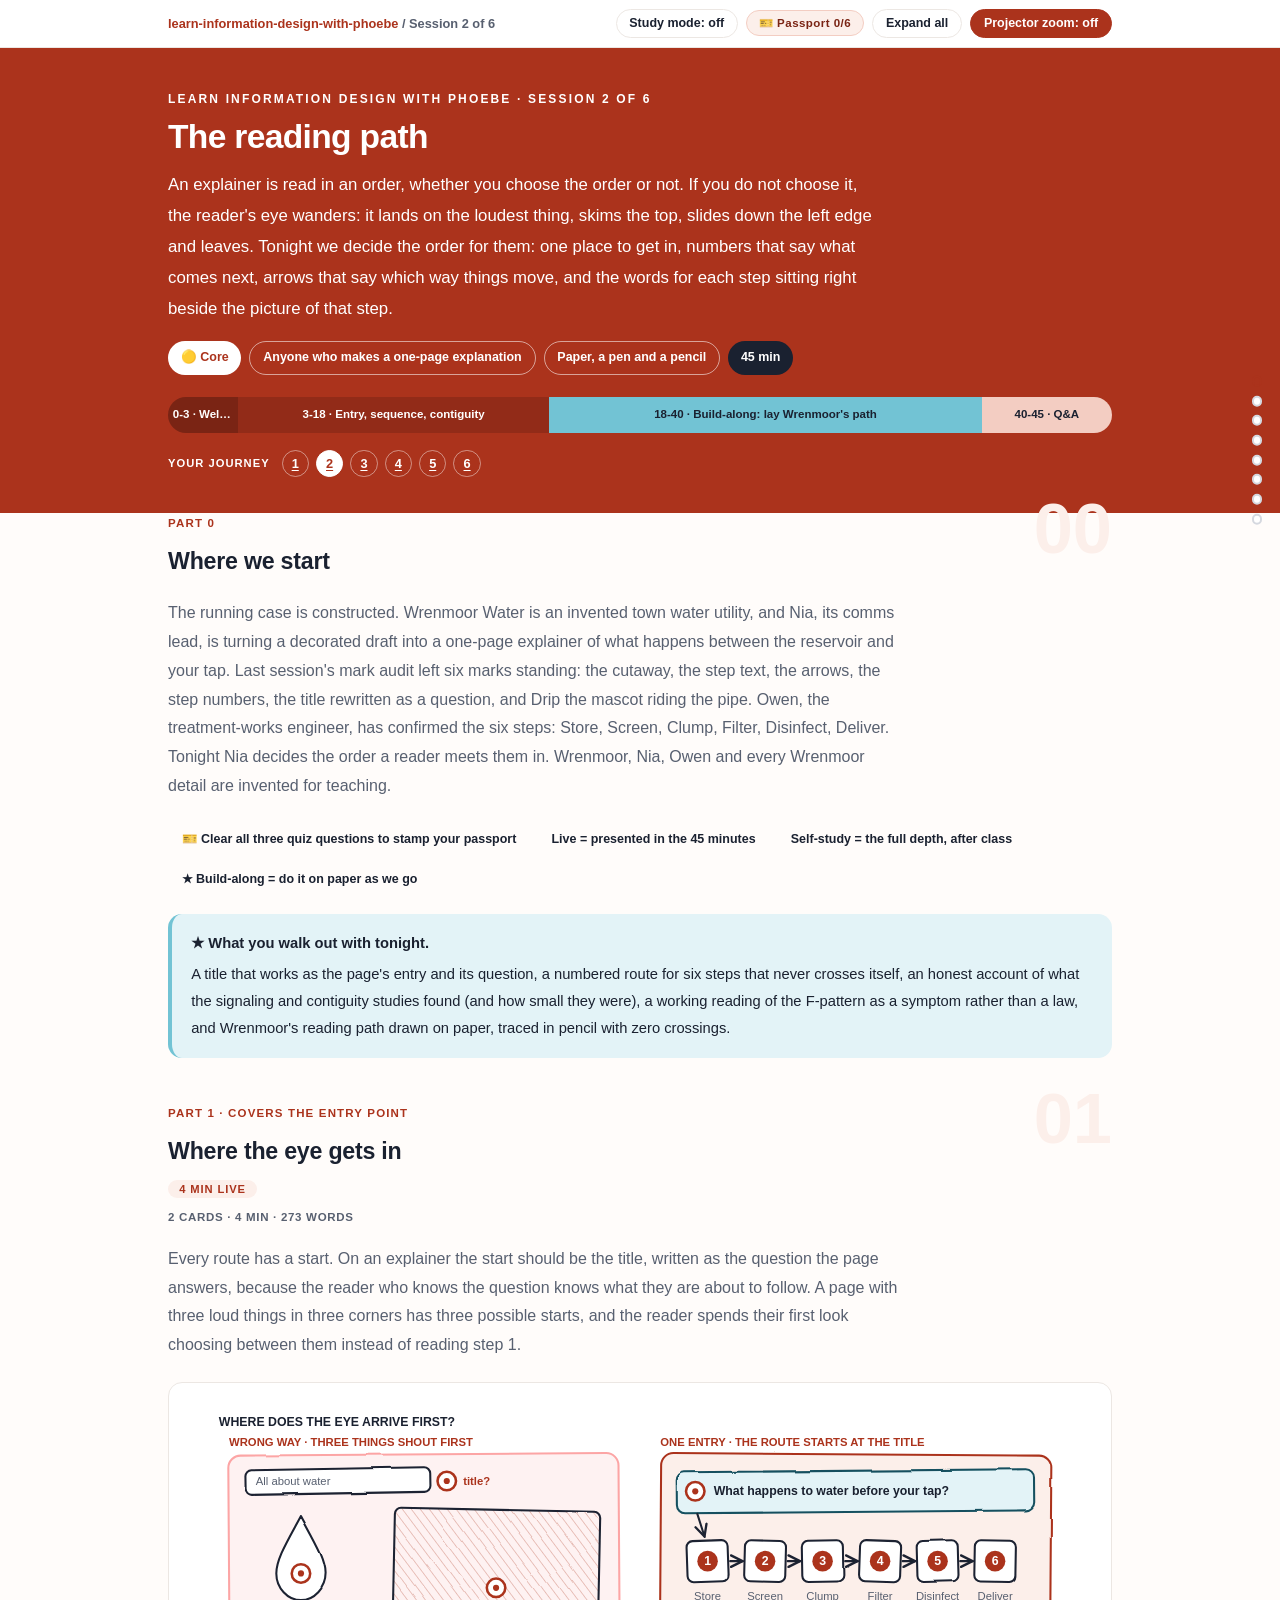
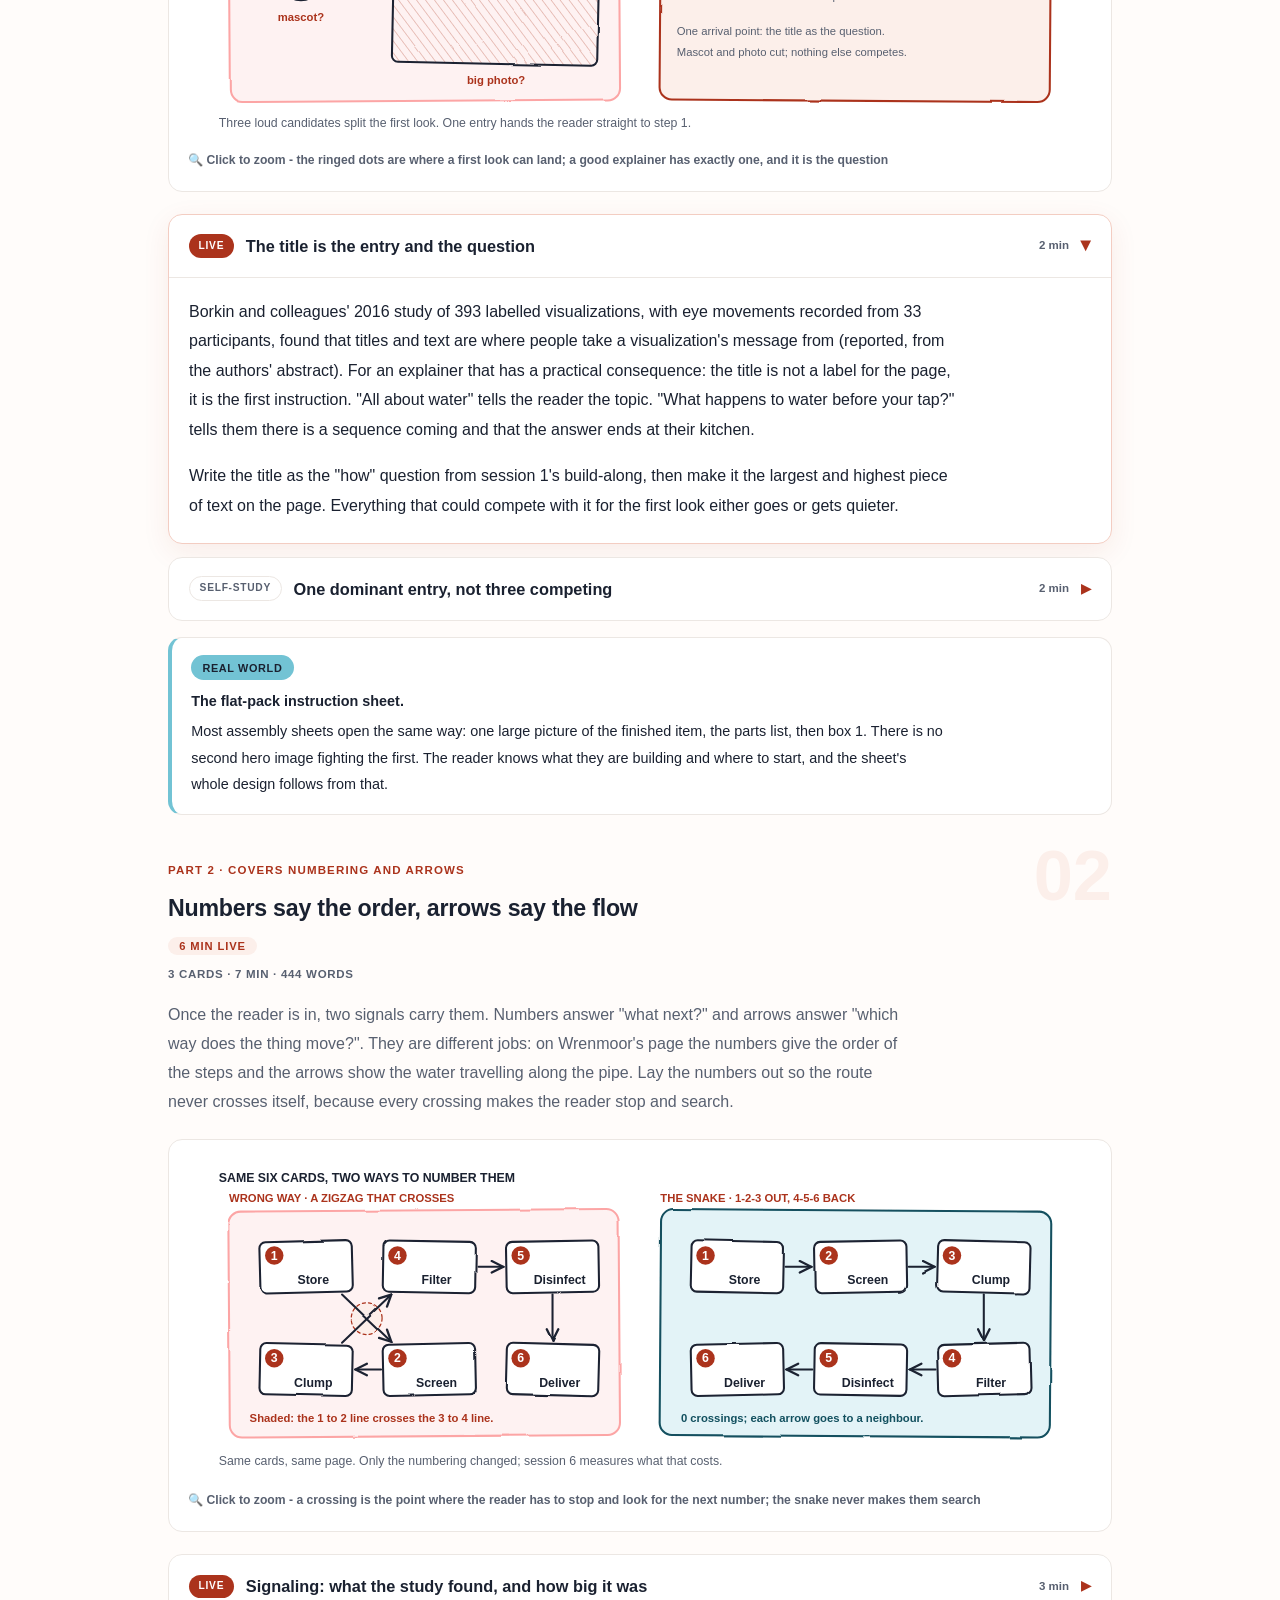
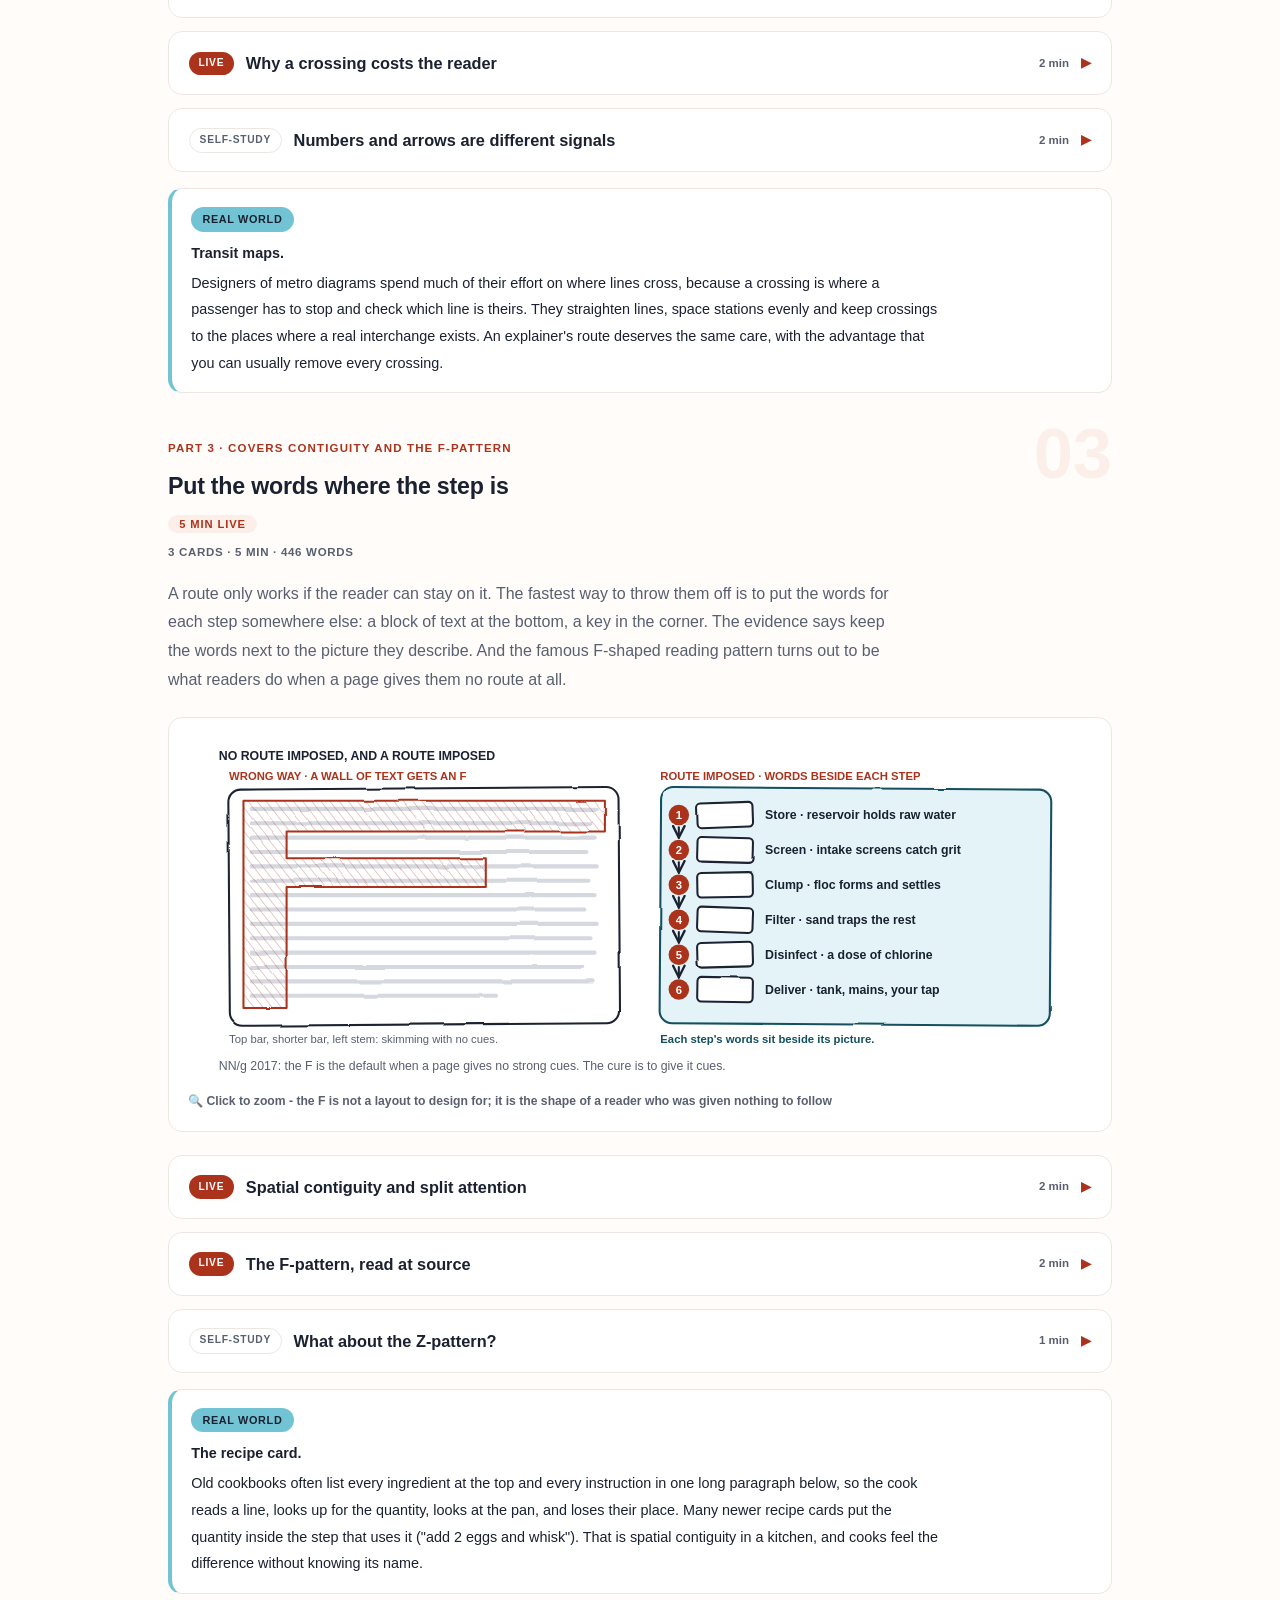
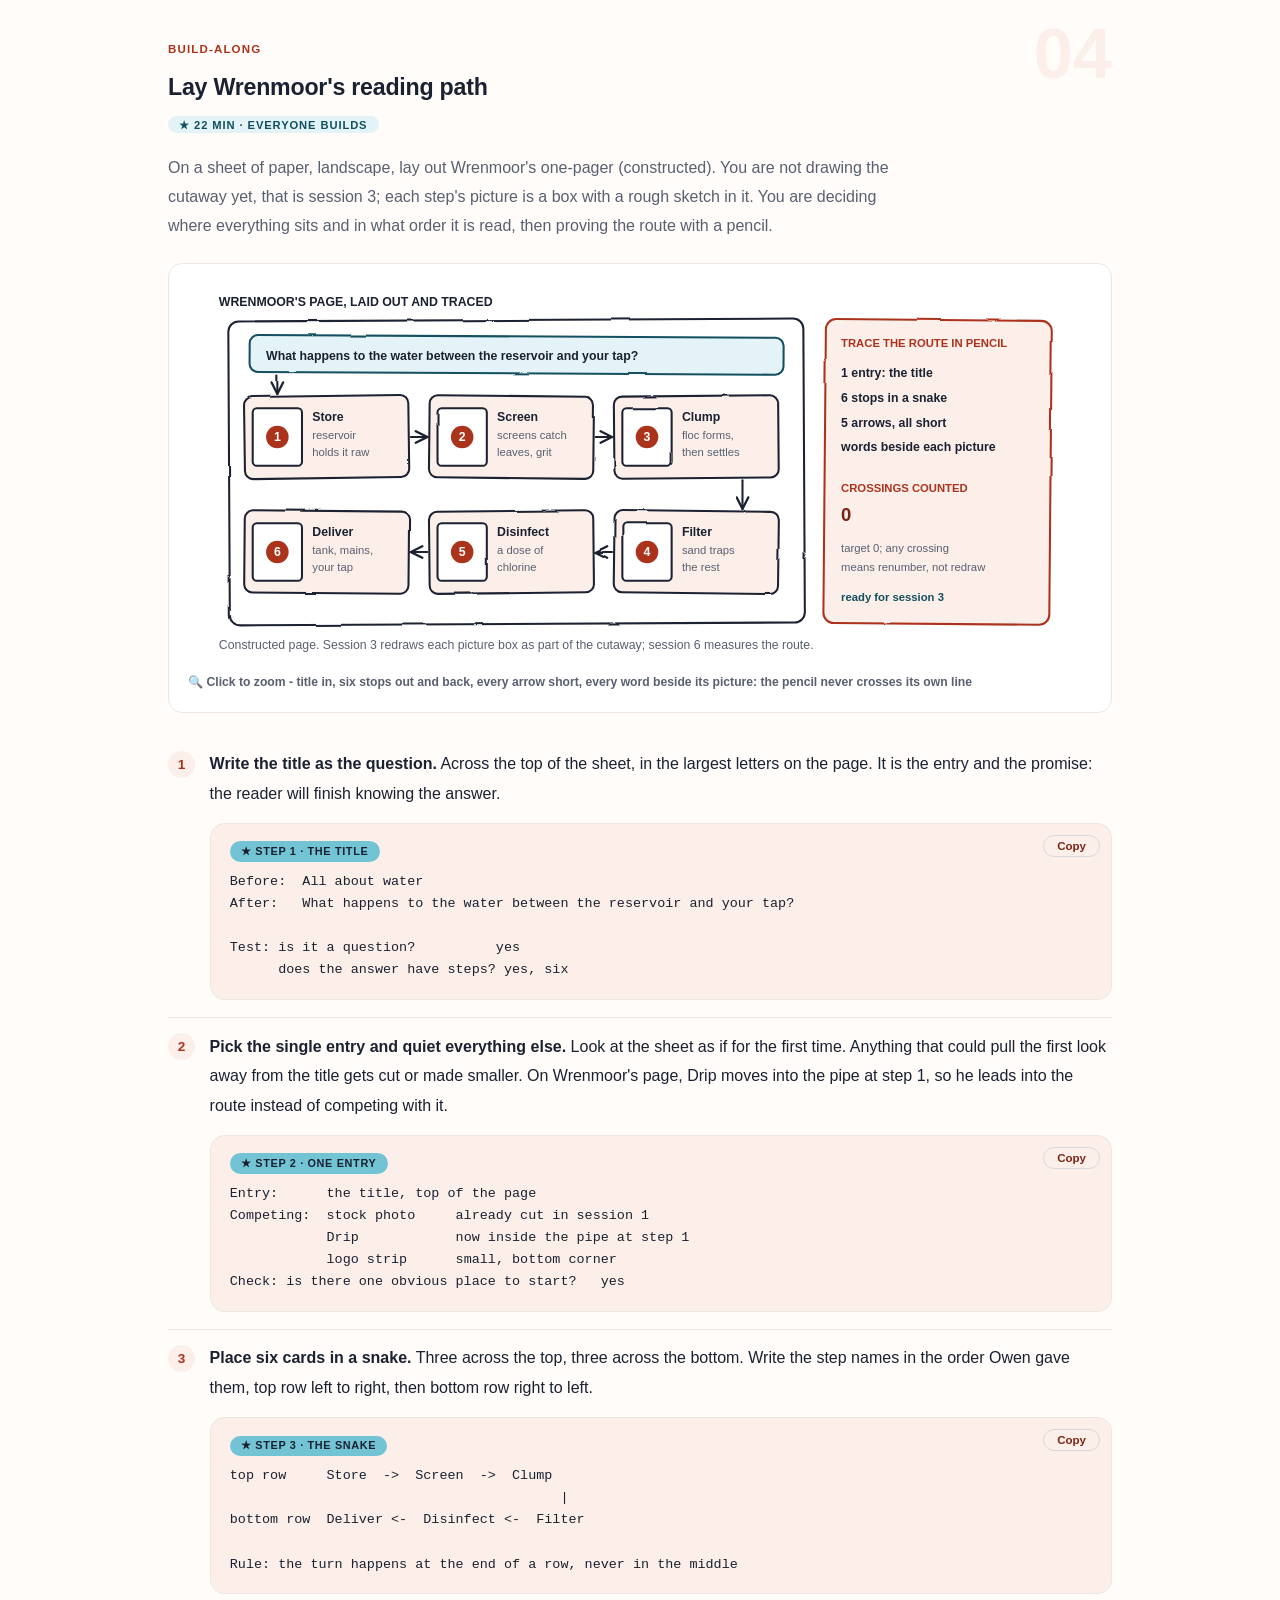
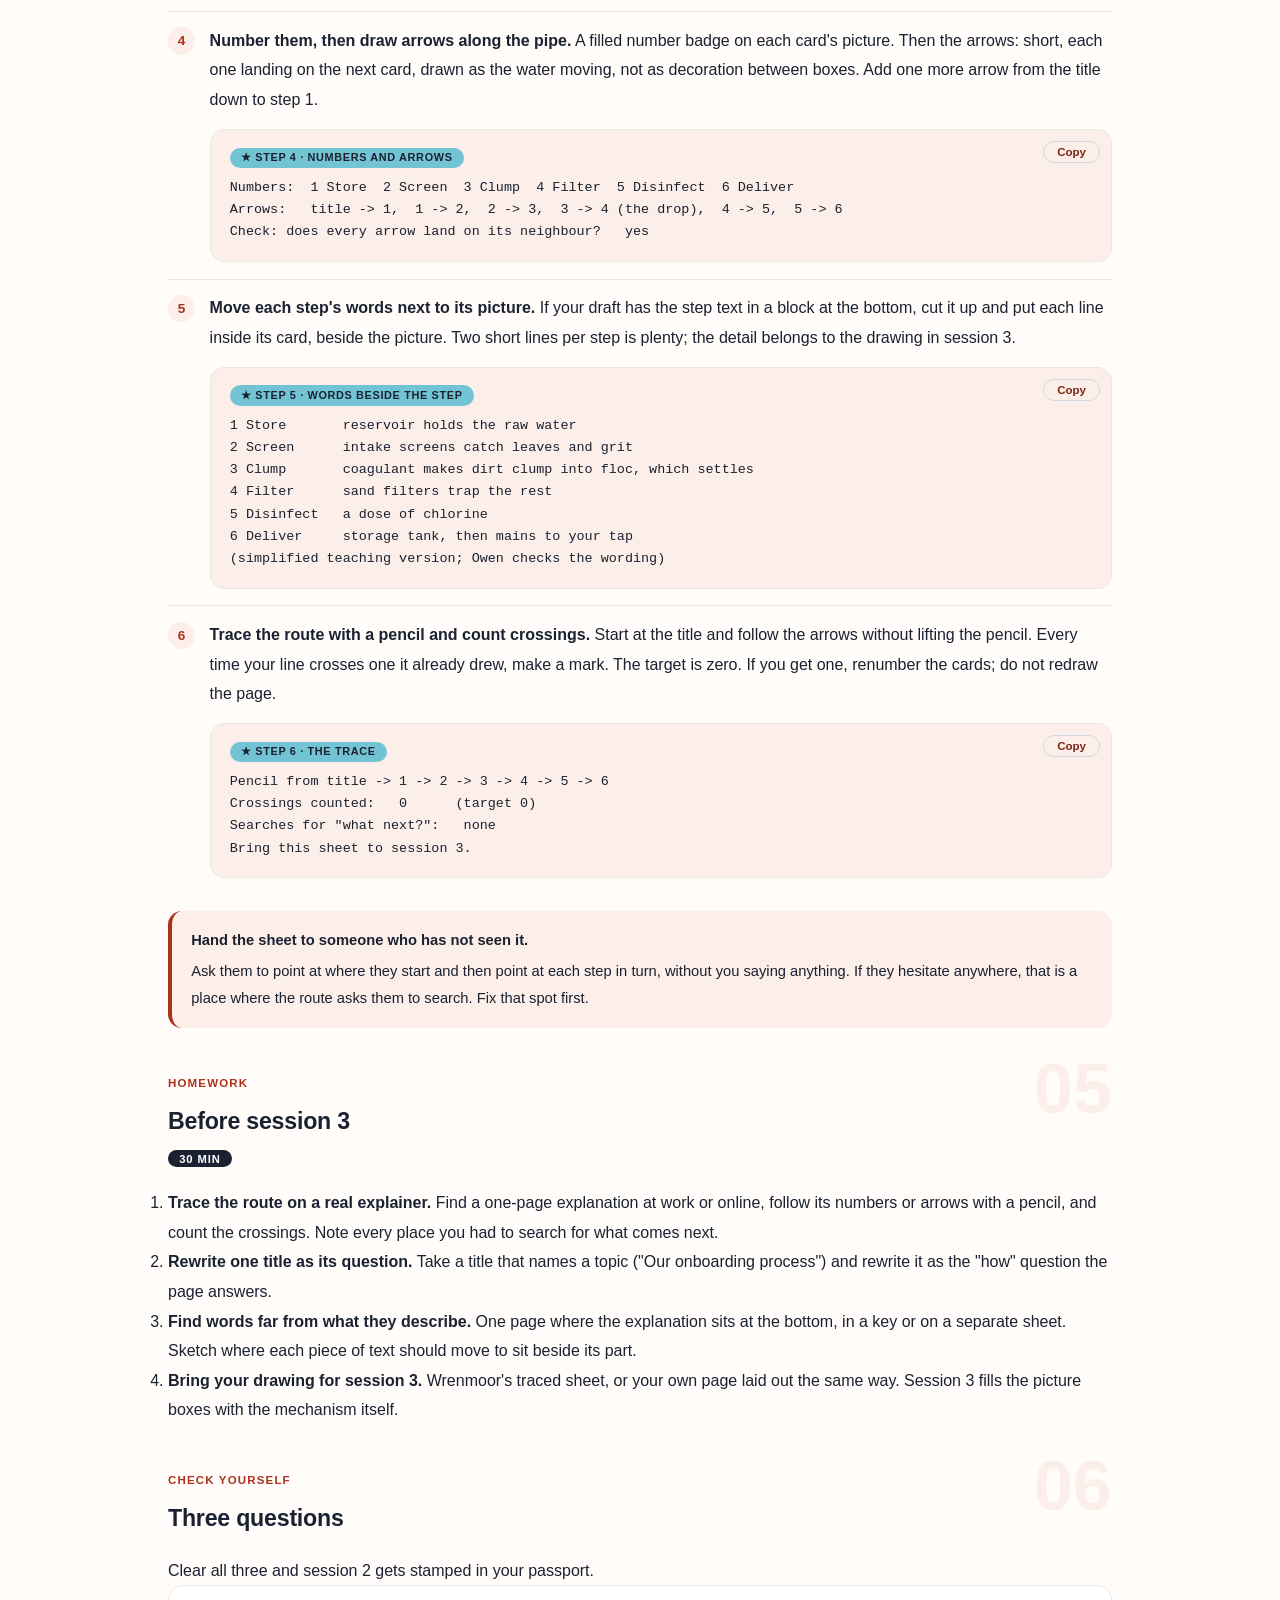
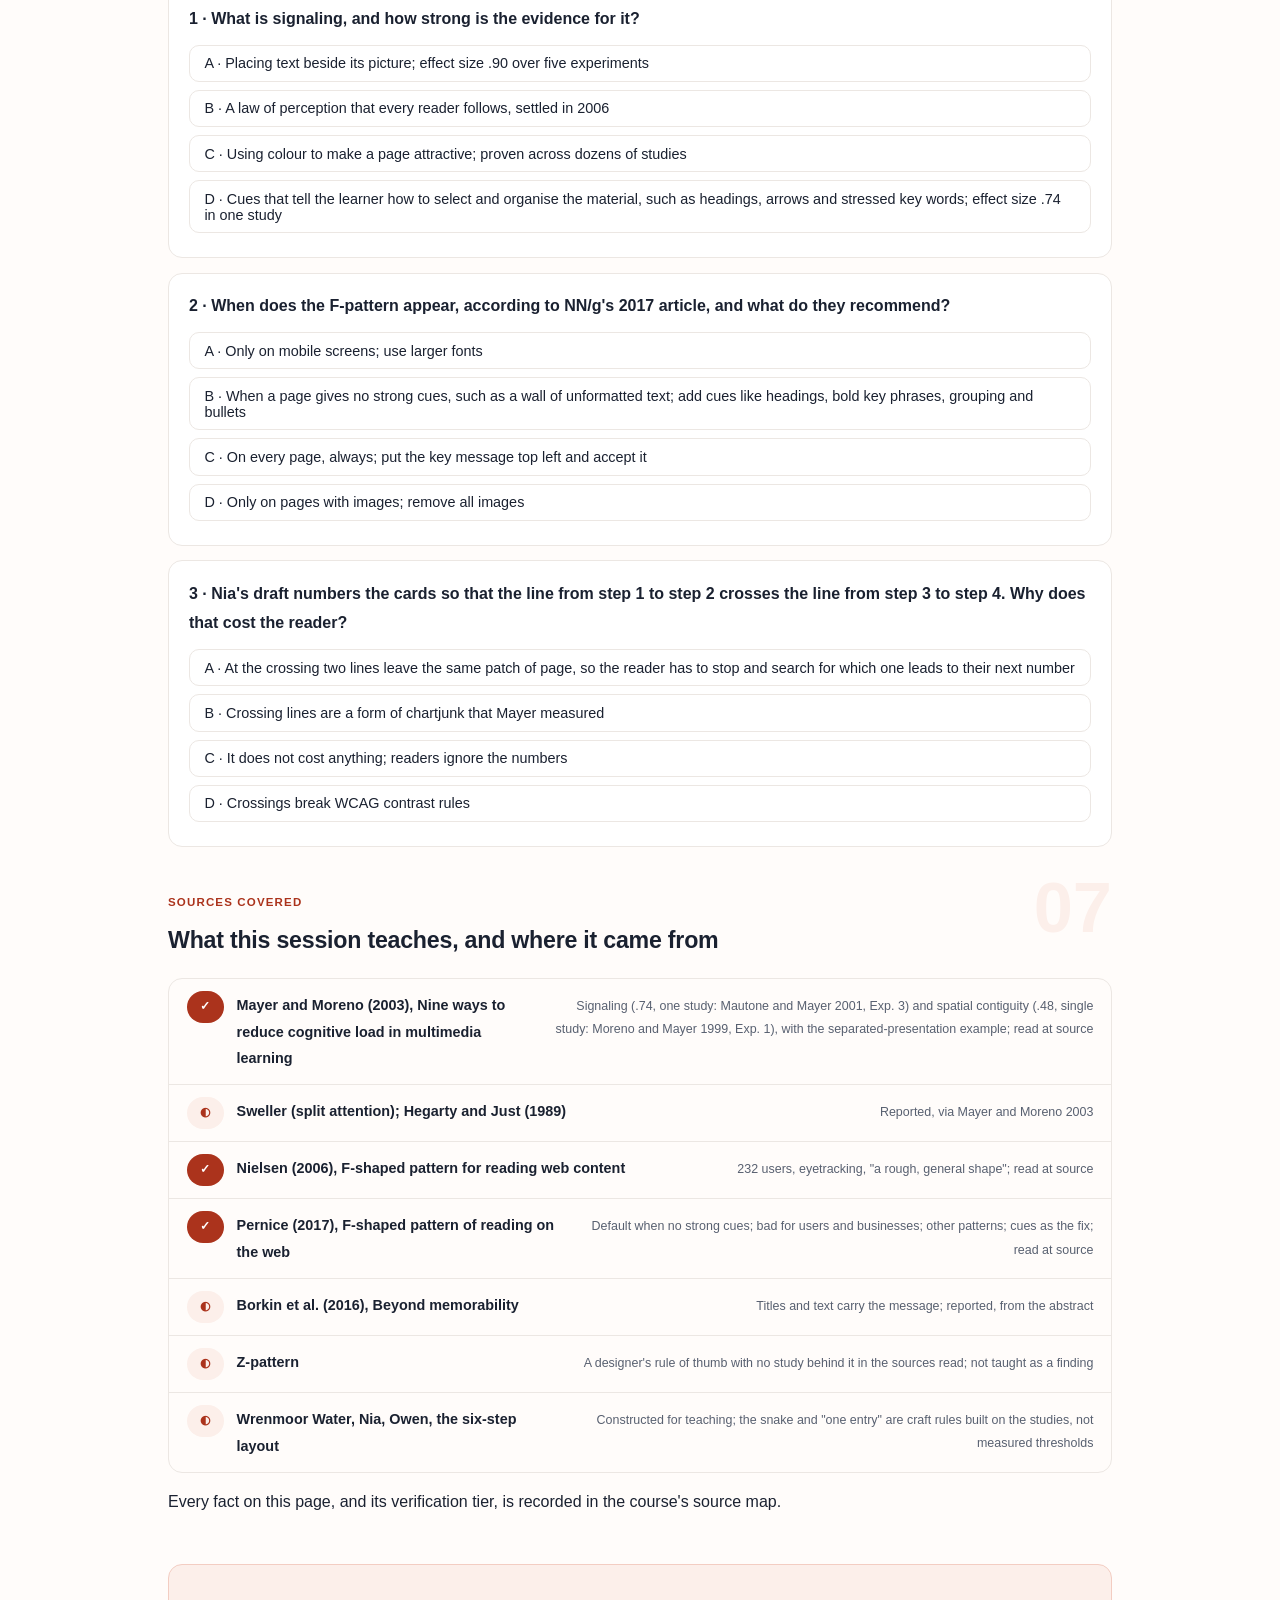
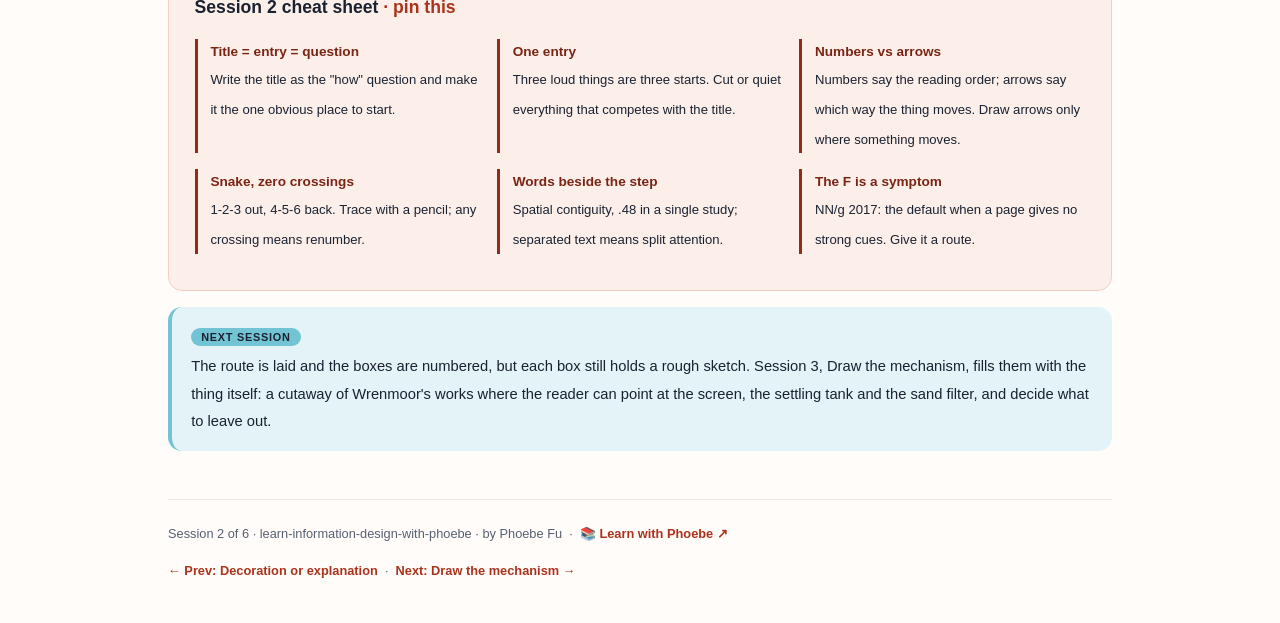
<file: courses/02-the-reading-path.html>
<!DOCTYPE html>
<html lang="en">
<head>
<meta charset="UTF-8">
<meta name="viewport" content="width=device-width, initial-scale=1.0">
<!-- social:start -->
<meta name="description" content="Session 2 of 6. A reader should never have to search an explainer for what comes next. One entry point, a numbered route that never crosses itself, arrows along the flow, and the words placed beside the step they describe, with the signaling, contiguity and F-pattern evidence read at source.">
<meta property="og:type" content="article">
<meta property="og:site_name" content="Learn with Phoebe">
<meta property="og:title" content="The reading path - learn information design with phoebe">
<meta property="og:description" content="Session 2 of 6. Where the eye gets in, numbers for the order, arrows for the flow, and words beside the step. The F-pattern is what happens when a page imposes no route, so impose one.">
<meta property="og:url" content="https://phoebefu6.github.io/learn-information-design-with-phoebe/courses/02-the-reading-path.html">
<meta property="og:image" content="https://phoebefu6.github.io/learn-information-design-with-phoebe/assets/og-cover.png">
<meta property="og:image:width" content="1200">
<meta property="og:image:height" content="630">
<meta name="twitter:card" content="summary_large_image">
<meta name="twitter:title" content="The reading path - learn information design with phoebe">
<meta name="twitter:description" content="Session 2 of 6. One entry, a route that never crosses, and the words beside the step.">
<meta name="twitter:image" content="https://phoebefu6.github.io/learn-information-design-with-phoebe/assets/og-cover.png">
<!-- social:end -->
<title>Session 2 · The reading path - learn information design with phoebe</title>
<link rel="stylesheet" href="../assets/style.css?v=2">
</head>
<body>

<div class="toolbar">
  <div class="wrap">
    <span class="crumb"><a href="../index.html">learn-information-design-with-phoebe</a> / Session 2 of 6</span>
    <button class="btn" id="toggle-all" type="button">Expand all</button>
    <button class="btn primary" id="zoom-toggle" type="button">Projector zoom: off</button>
  </div>
</div>

<header class="masthead">
  <div class="wrap">
    <div class="eyebrow">Learn Information Design with Phoebe · Session 2 of 6</div>
    <h1>The reading <span class="accent">path</span></h1>
    <p class="sub">An explainer is read in an order, whether you choose the order or not. If you do not choose it, the reader's eye wanders: it lands on the loudest thing, skims the top, slides down the left edge and leaves. Tonight we decide the order for them: one place to get in, numbers that say what comes next, arrows that say which way things move, and the words for each step sitting right beside the picture of that step.</p>
    <div class="chip-row">
      <span class="chip level">🟡 Core</span>
      <span class="chip audience">Anyone who makes a one-page explanation</span>
      <span class="chip audience">Paper, a pen and a pencil</span>
      <span class="chip time">45 min</span>
    </div>
    <div class="agenda">
      <span class="a1" style="flex:1">0-3 · Welcome</span>
      <span class="a2" style="flex:5">3-18 · Entry, sequence, contiguity</span>
      <span class="a3" style="flex:7">18-40 · Build-along: lay Wrenmoor's path</span>
      <span class="a4" style="flex:2">40-45 · Q&amp;A</span>
    </div>
  </div>
</header>

<main class="wrap">

  <section class="section" id="intro">
    <div class="section-kicker">
      <span class="klabel">Part 0</span>
      <h2>Where we start</h2>
    </div>
    <p class="lede">The running case is constructed. Wrenmoor Water is an invented town water utility, and Nia, its comms lead, is turning a decorated draft into a one-page explainer of what happens between the reservoir and your tap. Last session's mark audit left six marks standing: the cutaway, the step text, the arrows, the step numbers, the title rewritten as a question, and Drip the mascot riding the pipe. Owen, the treatment-works engineer, has confirmed the six steps: Store, Screen, Clump, Filter, Disinfect, Deliver. Tonight Nia decides the order a reader meets them in. Wrenmoor, Nia, Owen and every Wrenmoor detail are invented for teaching.</p>

    <div class="legend">
      <span class="pill">🎫 Clear all three quiz questions to stamp your passport</span>
      <span class="pill">Live = presented in the 45 minutes</span>
      <span class="pill">Self-study = the full depth, after class</span>
      <span class="pill">★ Build-along = do it on paper as we go</span>
    </div>

    <div class="callout win">
      <p><strong>★ What you walk out with tonight.</strong> A title that works as the page's entry and its question, a numbered route for six steps that never crosses itself, an honest account of what the signaling and contiguity studies found (and how small they were), a working reading of the F-pattern as a symptom rather than a law, and Wrenmoor's reading path drawn on paper, traced in pencil with zero crossings.</p>
    </div>
  </section>

  <section class="section" id="part-1">
    <div class="section-kicker">
      <span class="klabel">Part 1 · covers the entry point</span>
      <h2>Where the eye gets in</h2>
      <span class="tag concept">4 min live</span>
    </div>
    <p class="lede">Every route has a start. On an explainer the start should be the title, written as the question the page answers, because the reader who knows the question knows what they are about to follow. A page with three loud things in three corners has three possible starts, and the reader spends their first look choosing between them instead of reading step 1.</p>

    <figure class="zoomable">
      <svg viewBox="0 0 880 328" xmlns="http://www.w3.org/2000/svg" role="img" aria-label="Two pages. On the left, a small title, a mascot drop and a big lake photo each pull the eye first, marked as three possible arrival points. On the right, the title is a question in a highlighted band, it is the one arrival point, and an arrow leads from it to step 1 of six numbered steps: store, screen, clump, filter, disinfect, deliver.">
        <defs>
          <filter id="r2aSk" x="-3%" y="-3%" width="106%" height="106%"><feTurbulence type="fractalNoise" baseFrequency="0.02" numOctaves="2" seed="52" result="n"/><feDisplacementMap in="SourceGraphic" in2="n" scale="2.4" xChannelSelector="R" yChannelSelector="G"/></filter>
          <pattern id="r2aHc" patternUnits="userSpaceOnUse" width="7" height="7" patternTransform="rotate(-38)"><line x1="0" y1="0" x2="0" y2="7" stroke="#AB331C" stroke-width="1" opacity=".5"/></pattern>
          <marker id="r2aAr" viewBox="0 0 10 10" refX="9" refY="5" markerWidth="7" markerHeight="7" orient="auto"><path d="M1 1 L9 5 L1 9" fill="none" stroke="#1A2130" stroke-width="1.6" stroke-linecap="round"/></marker>
        </defs>
        <style>
          .r2aH { font: 800 12px Inter, sans-serif; fill: #1A2130; }
          .r2aL { font: 600 12px Inter, sans-serif; fill: #1A2130; }
          .r2aS { font: 400 11px Inter, sans-serif; fill: #586070; }
          .r2aA { font: 700 11px Inter, sans-serif; fill: #AB331C; }
          .r2aW { font: 800 12px Inter, sans-serif; fill: #FFFFFF; }
          .r2aN { font: 400 12px Inter, sans-serif; fill: #586070; }
        </style>

        <text class="r2aH" x="30" y="22">WHERE DOES THE EYE ARRIVE FIRST?</text>

        <g filter="url(#r2aSk)" fill="none" stroke="#1A2130" stroke-width="2" stroke-linecap="round" stroke-linejoin="round">
          <rect x="40" y="50" width="380" height="240" rx="12" transform="rotate(-0.4 230 170)" fill="#FEF2F2" stroke="#FCA5A5"/>
          <rect x="56" y="64" width="180" height="24" rx="6" transform="rotate(-1 146 76)" fill="#FFFFFF"/>
          <path d="M110 110 C96 136 86 152 86 166 C86 180 97 192 110 192 C123 192 134 180 134 166 C134 152 124 136 110 110 Z" fill="#FFFFFF"/>
          <rect x="200" y="104" width="200" height="150" rx="6" transform="rotate(1.2 300 179)" fill="url(#r2aHc)"/>
          <rect x="460" y="50" width="380" height="240" rx="12" transform="rotate(0.4 650 170)" fill="#FCEFEA" stroke="#AB331C"/>
          <rect x="476" y="66" width="348" height="40" rx="8" transform="rotate(-0.5 650 86)" fill="#E3F3F7" stroke="#12505F"/>
          <rect x="486" y="134" width="40" height="40" rx="6" transform="rotate(-2 506 154)" fill="#FFFFFF"/>
          <rect x="542" y="134" width="40" height="40" rx="6" transform="rotate(1.5 562 154)" fill="#FFFFFF"/>
          <rect x="598" y="134" width="40" height="40" rx="6" transform="rotate(-1 618 154)" fill="#FFFFFF"/>
          <rect x="654" y="134" width="40" height="40" rx="6" transform="rotate(2 674 154)" fill="#FFFFFF"/>
          <rect x="710" y="134" width="40" height="40" rx="6" transform="rotate(-1.5 730 154)" fill="#FFFFFF"/>
          <rect x="766" y="134" width="40" height="40" rx="6" transform="rotate(1 786 154)" fill="#FFFFFF"/>
          <path d="M496 108 L503 130" marker-end="url(#r2aAr)"/>
          <path d="M528 154 L540 154" marker-end="url(#r2aAr)"/>
          <path d="M584 154 L596 154" marker-end="url(#r2aAr)"/>
          <path d="M640 154 L652 154" marker-end="url(#r2aAr)"/>
          <path d="M696 154 L708 154" marker-end="url(#r2aAr)"/>
          <path d="M752 154 L764 154" marker-end="url(#r2aAr)"/>
        </g>

        <circle cx="252" cy="76" r="9" fill="#FFFFFF" stroke="#AB331C" stroke-width="2.5"/><circle cx="252" cy="76" r="3" fill="#AB331C"/>
        <circle cx="110" cy="166" r="9" fill="#FFFFFF" stroke="#AB331C" stroke-width="2.5"/><circle cx="110" cy="166" r="3" fill="#AB331C"/>
        <circle cx="300" cy="180" r="9" fill="#FFFFFF" stroke="#AB331C" stroke-width="2.5"/><circle cx="300" cy="180" r="3" fill="#AB331C"/>
        <circle cx="494" cy="86" r="9" fill="#FFFFFF" stroke="#AB331C" stroke-width="2.5"/><circle cx="494" cy="86" r="3" fill="#AB331C"/>

        <circle cx="506" cy="154" r="10" fill="#AB331C"/><text class="r2aW" x="506" y="158" text-anchor="middle">1</text>
        <circle cx="562" cy="154" r="10" fill="#AB331C"/><text class="r2aW" x="562" y="158" text-anchor="middle">2</text>
        <circle cx="618" cy="154" r="10" fill="#AB331C"/><text class="r2aW" x="618" y="158" text-anchor="middle">3</text>
        <circle cx="674" cy="154" r="10" fill="#AB331C"/><text class="r2aW" x="674" y="158" text-anchor="middle">4</text>
        <circle cx="730" cy="154" r="10" fill="#AB331C"/><text class="r2aW" x="730" y="158" text-anchor="middle">5</text>
        <circle cx="786" cy="154" r="10" fill="#AB331C"/><text class="r2aW" x="786" y="158" text-anchor="middle">6</text>

        <text class="r2aA" x="40" y="42">WRONG WAY · THREE THINGS SHOUT FIRST</text>
        <text class="r2aA" x="460" y="42">ONE ENTRY · THE ROUTE STARTS AT THE TITLE</text>
        <text class="r2aS" x="66" y="80">All about water</text>
        <text class="r2aA" x="268" y="80">title?</text>
        <text class="r2aA" x="110" y="212" text-anchor="middle">mascot?</text>
        <text class="r2aA" x="300" y="274" text-anchor="middle">big photo?</text>
        <text class="r2aL" x="512" y="90">What happens to water before your tap?</text>
        <text class="r2aS" x="506" y="192" text-anchor="middle">Store</text>
        <text class="r2aS" x="562" y="192" text-anchor="middle">Screen</text>
        <text class="r2aS" x="618" y="192" text-anchor="middle">Clump</text>
        <text class="r2aS" x="674" y="192" text-anchor="middle">Filter</text>
        <text class="r2aS" x="730" y="192" text-anchor="middle">Disinfect</text>
        <text class="r2aS" x="786" y="192" text-anchor="middle">Deliver</text>
        <text class="r2aS" x="476" y="226">One arrival point: the title as the question.</text>
        <text class="r2aS" x="476" y="246">Mascot and photo cut; nothing else competes.</text>

        <text class="r2aN" x="30" y="316">Three loud candidates split the first look. One entry hands the reader straight to step 1.</text>
      </svg>
      <figcaption>🔍 Click to zoom - the ringed dots are where a first look can land; a good explainer has exactly one, and it is the question</figcaption>
    </figure>

    <details class="card" open>
      <summary><span class="mode live">Live</span>The title is the entry and the question<span class="mini">2 min</span><span class="caret">▶</span></summary>
      <div class="body">
        <p>Borkin and colleagues' 2016 study of 393 labelled visualizations, with eye movements recorded from 33 participants, found that titles and text are where people take a visualization's message from (reported, from the authors' abstract). For an explainer that has a practical consequence: the title is not a label for the page, it is the first instruction. "All about water" tells the reader the topic. "What happens to water before your tap?" tells them there is a sequence coming and that the answer ends at their kitchen.</p>
        <p>Write the title as the "how" question from session 1's build-along, then make it the largest and highest piece of text on the page. Everything that could compete with it for the first look either goes or gets quieter.</p>
      </div>
    </details>

    <details class="card">
      <summary><span class="mode self">Self-study</span>One dominant entry, not three competing<span class="mini">2 min</span><span class="caret">▶</span></summary>
      <div class="body">
        <p>Three loud things on one page are three possible starts. The reader picks one, and if it is the lake photo, the route begins somewhere that is not step 1 and has no arrow out of it. The fix is not to make the title louder than everything else by force; it is to remove the competition. In Wrenmoor's draft, the stock photo is already cut and Drip is already moving inside the pipe, so the title is left alone at the top.</p>
        <p>What makes one element win the first glance on a screen, and how to test it by squinting, is taught in learn-dashboard-design session 2: <a href="https://phoebefu6.github.io/learn-dashboard-design-with-phoebe/courses/02-hierarchy-first-glance.html">Hierarchy and the first glance ↗</a>. We take the other half: the guided path through an explanation once the eye is in. They answer "where does the first glance land?"; we answer "and where does it go next, and after that?".</p>
      </div>
    </details>

    <div class="callout example">
      <span class="ex-pill">Real world</span>
      <p><strong>The flat-pack instruction sheet.</strong> Most assembly sheets open the same way: one large picture of the finished item, the parts list, then box 1. There is no second hero image fighting the first. The reader knows what they are building and where to start, and the sheet's whole design follows from that.</p>
    </div>
  </section>

  <section class="section" id="part-2">
    <div class="section-kicker">
      <span class="klabel">Part 2 · covers numbering and arrows</span>
      <h2>Numbers say the order, arrows say the flow</h2>
      <span class="tag concept">6 min live</span>
    </div>
    <p class="lede">Once the reader is in, two signals carry them. Numbers answer "what next?" and arrows answer "which way does the thing move?". They are different jobs: on Wrenmoor's page the numbers give the order of the steps and the arrows show the water travelling along the pipe. Lay the numbers out so the route never crosses itself, because every crossing makes the reader stop and search.</p>

    <figure class="zoomable">
      <svg viewBox="0 0 880 312" xmlns="http://www.w3.org/2000/svg" role="img" aria-label="The same six step cards numbered two ways. Left, a zigzag: store top left, screen bottom middle, clump bottom left, filter top middle, disinfect top right, deliver bottom right; the line from 1 to 2 crosses the line from 3 to 4. Right, a snake: 1, 2, 3 along the top from left to right, then 4, 5, 6 back along the bottom from right to left, with no crossing.">
        <defs>
          <filter id="r2bSk" x="-3%" y="-3%" width="106%" height="106%"><feTurbulence type="fractalNoise" baseFrequency="0.02" numOctaves="2" seed="67" result="n"/><feDisplacementMap in="SourceGraphic" in2="n" scale="2.4" xChannelSelector="R" yChannelSelector="G"/></filter>
          <pattern id="r2bHc" patternUnits="userSpaceOnUse" width="7" height="7" patternTransform="rotate(-38)"><line x1="0" y1="0" x2="0" y2="7" stroke="#AB331C" stroke-width="1" opacity=".5"/></pattern>
          <marker id="r2bAr" viewBox="0 0 10 10" refX="9" refY="5" markerWidth="7" markerHeight="7" orient="auto"><path d="M1 1 L9 5 L1 9" fill="none" stroke="#1A2130" stroke-width="1.6" stroke-linecap="round"/></marker>
        </defs>
        <style>
          .r2bH { font: 800 12px Inter, sans-serif; fill: #1A2130; }
          .r2bL { font: 600 12px Inter, sans-serif; fill: #1A2130; }
          .r2bS { font: 400 11px Inter, sans-serif; fill: #586070; }
          .r2bB { font: 800 11px Inter, sans-serif; fill: #12505F; }
          .r2bA { font: 700 11px Inter, sans-serif; fill: #AB331C; }
          .r2bW { font: 800 12px Inter, sans-serif; fill: #FFFFFF; }
          .r2bN { font: 400 12px Inter, sans-serif; fill: #586070; }
        </style>

        <text class="r2bH" x="30" y="22">SAME SIX CARDS, TWO WAYS TO NUMBER THEM</text>

        <g filter="url(#r2bSk)" fill="none" stroke="#1A2130" stroke-width="2" stroke-linecap="round" stroke-linejoin="round">
          <rect x="40" y="50" width="380" height="220" rx="12" transform="rotate(-0.4 230 160)" fill="#FEF2F2" stroke="#FCA5A5"/>
          <rect x="70" y="80" width="90" height="50" rx="6" transform="rotate(-1.5 115 105)" fill="#FFFFFF"/>
          <rect x="190" y="80" width="90" height="50" rx="6" transform="rotate(1 235 105)" fill="#FFFFFF"/>
          <rect x="310" y="80" width="90" height="50" rx="6" transform="rotate(-1 355 105)" fill="#FFFFFF"/>
          <rect x="70" y="180" width="90" height="50" rx="6" transform="rotate(1.2 115 205)" fill="#FFFFFF"/>
          <rect x="190" y="180" width="90" height="50" rx="6" transform="rotate(-1.2 235 205)" fill="#FFFFFF"/>
          <rect x="310" y="180" width="90" height="50" rx="6" transform="rotate(1.5 355 205)" fill="#FFFFFF"/>
          <circle cx="174" cy="155" r="15" fill="#FCEFEA" stroke="#AB331C" stroke-width="1.2" stroke-dasharray="3 3"/>
          <path d="M150 132 L198 178" marker-end="url(#r2bAr)"/>
          <path d="M188 205 L163 205" marker-end="url(#r2bAr)"/>
          <path d="M150 178 L198 132" marker-end="url(#r2bAr)"/>
          <path d="M282 105 L307 105" marker-end="url(#r2bAr)"/>
          <path d="M355 132 L355 177" marker-end="url(#r2bAr)"/>

          <rect x="460" y="50" width="380" height="220" rx="12" transform="rotate(0.4 650 160)" fill="#E3F3F7" stroke="#12505F"/>
          <rect x="490" y="80" width="90" height="50" rx="6" transform="rotate(1.2 535 105)" fill="#FFFFFF"/>
          <rect x="610" y="80" width="90" height="50" rx="6" transform="rotate(-1 655 105)" fill="#FFFFFF"/>
          <rect x="730" y="80" width="90" height="50" rx="6" transform="rotate(1.5 775 105)" fill="#FFFFFF"/>
          <rect x="490" y="180" width="90" height="50" rx="6" transform="rotate(-1.2 535 205)" fill="#FFFFFF"/>
          <rect x="610" y="180" width="90" height="50" rx="6" transform="rotate(1 655 205)" fill="#FFFFFF"/>
          <rect x="730" y="180" width="90" height="50" rx="6" transform="rotate(-1.5 775 205)" fill="#FFFFFF"/>
          <path d="M582 105 L607 105" marker-end="url(#r2bAr)"/>
          <path d="M702 105 L727 105" marker-end="url(#r2bAr)"/>
          <path d="M775 132 L775 177" marker-end="url(#r2bAr)"/>
          <path d="M728 205 L703 205" marker-end="url(#r2bAr)"/>
          <path d="M608 205 L583 205" marker-end="url(#r2bAr)"/>
        </g>

        <circle cx="84" cy="94" r="9" fill="#AB331C"/><text class="r2bW" x="84" y="98" text-anchor="middle">1</text>
        <circle cx="204" cy="194" r="9" fill="#AB331C"/><text class="r2bW" x="204" y="198" text-anchor="middle">2</text>
        <circle cx="84" cy="194" r="9" fill="#AB331C"/><text class="r2bW" x="84" y="198" text-anchor="middle">3</text>
        <circle cx="204" cy="94" r="9" fill="#AB331C"/><text class="r2bW" x="204" y="98" text-anchor="middle">4</text>
        <circle cx="324" cy="94" r="9" fill="#AB331C"/><text class="r2bW" x="324" y="98" text-anchor="middle">5</text>
        <circle cx="324" cy="194" r="9" fill="#AB331C"/><text class="r2bW" x="324" y="198" text-anchor="middle">6</text>

        <circle cx="504" cy="94" r="9" fill="#AB331C"/><text class="r2bW" x="504" y="98" text-anchor="middle">1</text>
        <circle cx="624" cy="94" r="9" fill="#AB331C"/><text class="r2bW" x="624" y="98" text-anchor="middle">2</text>
        <circle cx="744" cy="94" r="9" fill="#AB331C"/><text class="r2bW" x="744" y="98" text-anchor="middle">3</text>
        <circle cx="744" cy="194" r="9" fill="#AB331C"/><text class="r2bW" x="744" y="198" text-anchor="middle">4</text>
        <circle cx="624" cy="194" r="9" fill="#AB331C"/><text class="r2bW" x="624" y="198" text-anchor="middle">5</text>
        <circle cx="504" cy="194" r="9" fill="#AB331C"/><text class="r2bW" x="504" y="198" text-anchor="middle">6</text>

        <text class="r2bA" x="40" y="42">WRONG WAY · A ZIGZAG THAT CROSSES</text>
        <text class="r2bA" x="460" y="42">THE SNAKE · 1-2-3 OUT, 4-5-6 BACK</text>

        <text class="r2bL" x="122" y="122" text-anchor="middle">Store</text>
        <text class="r2bL" x="242" y="222" text-anchor="middle">Screen</text>
        <text class="r2bL" x="122" y="222" text-anchor="middle">Clump</text>
        <text class="r2bL" x="242" y="122" text-anchor="middle">Filter</text>
        <text class="r2bL" x="362" y="122" text-anchor="middle">Disinfect</text>
        <text class="r2bL" x="362" y="222" text-anchor="middle">Deliver</text>

        <text class="r2bL" x="542" y="122" text-anchor="middle">Store</text>
        <text class="r2bL" x="662" y="122" text-anchor="middle">Screen</text>
        <text class="r2bL" x="782" y="122" text-anchor="middle">Clump</text>
        <text class="r2bL" x="782" y="222" text-anchor="middle">Filter</text>
        <text class="r2bL" x="662" y="222" text-anchor="middle">Disinfect</text>
        <text class="r2bL" x="542" y="222" text-anchor="middle">Deliver</text>

        <text class="r2bA" x="60" y="256">Shaded: the 1 to 2 line crosses the 3 to 4 line.</text>
        <text class="r2bB" x="480" y="256">0 crossings; each arrow goes to a neighbour.</text>

        <text class="r2bN" x="30" y="298">Same cards, same page. Only the numbering changed; session 6 measures what that costs.</text>
      </svg>
      <figcaption>🔍 Click to zoom - a crossing is the point where the reader has to stop and look for the next number; the snake never makes them search</figcaption>
    </figure>

    <details class="card">
      <summary><span class="mode live">Live</span>Signaling: what the study found, and how big it was<span class="mini">3 min</span><span class="caret">▶</span></summary>
      <div class="body">
        <p>Mayer and Moreno's 2003 review lists <strong>signaling</strong> as one of nine ways to reduce cognitive load: give the learner cues for how to select and organise the material. The cues in the study were stressed key words in the narration, red and blue arrows on the diagram, an outline with headings, and a small map showing which part of the system was on screen. The evidence they report for it is one study: Mautone and Mayer (2001), Experiment 3, an explanation of how an airplane wing produces lift, with an effect size of <strong>.74</strong>.</p>
        <p>Read that honestly. It is a solid effect in one experiment with one topic, not a law of design. It is still the best evidence there is that numbers, arrows and headings do measurable work for a learner, and it matches what every instruction-writer already does. Use it, and say "one study" when you quote it.</p>
      </div>
    </details>

    <details class="card">
      <summary><span class="mode live">Live</span>Why a crossing costs the reader<span class="mini">2 min</span><span class="caret">▶</span></summary>
      <div class="body">
        <p>A numbered route works because the next number is always nearby. At a crossing that stops being true: the reader at step 1 sees two lines leaving the same patch of page, and has to read the numbers at the ends of both to find out which line is theirs. On the zigzag above, the reader finishes Store, follows the diagonal down, and on the way meets the 3 to 4 line coming the other way. Every crossing is a small search, and a page with several turns reading into a puzzle.</p>
        <p>The snake removes the problem by layout alone: 1-2-3 along the top, drop down at the end, 4-5-6 back along the bottom. Every arrow is short and lands on a neighbour. Session 6 measures crossings and path length on Wrenmoor's draft; in its table, the draft as delivered has 1 crossing and a 1514 px path, and after renumbering the path the route has 0 crossings and a 1323 px path.</p>
      </div>
    </details>

    <details class="card">
      <summary><span class="mode self">Self-study</span>Numbers and arrows are different signals<span class="mini">2 min</span><span class="caret">▶</span></summary>
      <div class="body">
        <p>It is tempting to let arrows do both jobs. Resist it on a process page. The numbers belong to the reader: "this is the third thing to read". The arrows belong to the subject: "the water moves this way". On Wrenmoor's page they agree almost everywhere, which is why the pipe can carry both. On a cycle, a feedback loop or a page where something flows backwards, they disagree, and a reader with only arrows cannot tell where to begin.</p>
        <p>Two working rules, both craft rather than measured thresholds: number every step that has to be read in order, and draw an arrow only where something actually moves. An arrow that means "and then" on one part of the page and "flows into" on another is two signals wearing one shape.</p>
      </div>
    </details>

    <div class="callout example">
      <span class="ex-pill">Real world</span>
      <p><strong>Transit maps.</strong> Designers of metro diagrams spend much of their effort on where lines cross, because a crossing is where a passenger has to stop and check which line is theirs. They straighten lines, space stations evenly and keep crossings to the places where a real interchange exists. An explainer's route deserves the same care, with the advantage that you can usually remove every crossing.</p>
    </div>
  </section>

  <section class="section" id="part-3">
    <div class="section-kicker">
      <span class="klabel">Part 3 · covers contiguity and the F-pattern</span>
      <h2>Put the words where the step is</h2>
      <span class="tag concept">5 min live</span>
    </div>
    <p class="lede">A route only works if the reader can stay on it. The fastest way to throw them off is to put the words for each step somewhere else: a block of text at the bottom, a key in the corner. The evidence says keep the words next to the picture they describe. And the famous F-shaped reading pattern turns out to be what readers do when a page gives them no route at all.</p>

    <figure class="zoomable">
      <svg viewBox="0 0 880 334" xmlns="http://www.w3.org/2000/svg" role="img" aria-label="Two pages. On the left, a wall of unformatted text lines with an F shape shaded over it: a long bar across the top, a shorter bar below, and a stem down the left edge. On the right, six numbered steps in a column, each with a small picture and its words placed directly beside it, joined by short arrows.">
        <defs>
          <filter id="r2cSk" x="-3%" y="-3%" width="106%" height="106%"><feTurbulence type="fractalNoise" baseFrequency="0.02" numOctaves="2" seed="83" result="n"/><feDisplacementMap in="SourceGraphic" in2="n" scale="2.4" xChannelSelector="R" yChannelSelector="G"/></filter>
          <pattern id="r2cHc" patternUnits="userSpaceOnUse" width="7" height="7" patternTransform="rotate(-38)"><line x1="0" y1="0" x2="0" y2="7" stroke="#AB331C" stroke-width="1" opacity=".5"/></pattern>
          <marker id="r2cAr" viewBox="0 0 10 10" refX="9" refY="5" markerWidth="7" markerHeight="7" orient="auto"><path d="M1 1 L9 5 L1 9" fill="none" stroke="#1A2130" stroke-width="1.6" stroke-linecap="round"/></marker>
        </defs>
        <style>
          .r2cH { font: 800 12px Inter, sans-serif; fill: #1A2130; }
          .r2cL { font: 600 12px Inter, sans-serif; fill: #1A2130; }
          .r2cS { font: 400 11px Inter, sans-serif; fill: #586070; }
          .r2cB { font: 800 11px Inter, sans-serif; fill: #12505F; }
          .r2cA { font: 700 11px Inter, sans-serif; fill: #AB331C; }
          .r2cW { font: 800 11px Inter, sans-serif; fill: #FFFFFF; }
          .r2cN { font: 400 12px Inter, sans-serif; fill: #586070; }
        </style>

        <text class="r2cH" x="30" y="22">NO ROUTE IMPOSED, AND A ROUTE IMPOSED</text>

        <g filter="url(#r2cSk)" fill="none" stroke="#1A2130" stroke-width="2" stroke-linecap="round" stroke-linejoin="round">
          <rect x="40" y="50" width="380" height="230" rx="12" transform="rotate(-0.4 230 165)" fill="#FFFFFF"/>
          <path d="M62 70 L398 70 M62 84 L392 84 M62 98 L396 98 M62 112 L388 112 M62 126 L398 126 M62 140 L390 140 M62 154 L396 154 M62 168 L386 168 M62 182 L398 182 M62 196 L392 196 M62 210 L396 210 M62 224 L384 224 M62 238 L394 238 M62 252 L300 252" stroke="#D5D8DF" stroke-width="4"/>
          <path d="M54 62 L406 62 L406 92 L96 92 L96 118 L290 118 L290 146 L96 146 L96 264 L54 264 Z" fill="url(#r2cHc)" stroke="#AB331C"/>

          <rect x="460" y="50" width="380" height="230" rx="12" transform="rotate(0.4 650 165)" fill="#E3F3F7" stroke="#12505F"/>
          <rect x="496" y="64" width="54" height="24" rx="4" transform="rotate(-2 523 76)" fill="#FFFFFF"/>
          <rect x="496" y="98" width="54" height="24" rx="4" transform="rotate(1.5 523 110)" fill="#FFFFFF"/>
          <rect x="496" y="132" width="54" height="24" rx="4" transform="rotate(-1 523 144)" fill="#FFFFFF"/>
          <rect x="496" y="166" width="54" height="24" rx="4" transform="rotate(2 523 178)" fill="#FFFFFF"/>
          <rect x="496" y="200" width="54" height="24" rx="4" transform="rotate(-1.5 523 212)" fill="#FFFFFF"/>
          <rect x="496" y="234" width="54" height="24" rx="4" transform="rotate(1 523 246)" fill="#FFFFFF"/>
          <path d="M478 88 L478 98" marker-end="url(#r2cAr)"/>
          <path d="M478 122 L478 132" marker-end="url(#r2cAr)"/>
          <path d="M478 156 L478 166" marker-end="url(#r2cAr)"/>
          <path d="M478 190 L478 200" marker-end="url(#r2cAr)"/>
          <path d="M478 224 L478 234" marker-end="url(#r2cAr)"/>
        </g>

        <circle cx="478" cy="76" r="10" fill="#AB331C"/><text class="r2cW" x="478" y="80" text-anchor="middle">1</text>
        <circle cx="478" cy="110" r="10" fill="#AB331C"/><text class="r2cW" x="478" y="114" text-anchor="middle">2</text>
        <circle cx="478" cy="144" r="10" fill="#AB331C"/><text class="r2cW" x="478" y="148" text-anchor="middle">3</text>
        <circle cx="478" cy="178" r="10" fill="#AB331C"/><text class="r2cW" x="478" y="182" text-anchor="middle">4</text>
        <circle cx="478" cy="212" r="10" fill="#AB331C"/><text class="r2cW" x="478" y="216" text-anchor="middle">5</text>
        <circle cx="478" cy="246" r="10" fill="#AB331C"/><text class="r2cW" x="478" y="250" text-anchor="middle">6</text>

        <text class="r2cA" x="40" y="42">WRONG WAY · A WALL OF TEXT GETS AN F</text>
        <text class="r2cA" x="460" y="42">ROUTE IMPOSED · WORDS BESIDE EACH STEP</text>

        <text class="r2cL" x="562" y="80">Store · reservoir holds raw water</text>
        <text class="r2cL" x="562" y="114">Screen · intake screens catch grit</text>
        <text class="r2cL" x="562" y="148">Clump · floc forms and settles</text>
        <text class="r2cL" x="562" y="182">Filter · sand traps the rest</text>
        <text class="r2cL" x="562" y="216">Disinfect · a dose of chlorine</text>
        <text class="r2cL" x="562" y="250">Deliver · tank, mains, your tap</text>

        <text class="r2cS" x="40" y="298">Top bar, shorter bar, left stem: skimming with no cues.</text>
        <text class="r2cB" x="460" y="298">Each step's words sit beside its picture.</text>

        <text class="r2cN" x="30" y="324">NN/g 2017: the F is the default when a page gives no strong cues. The cure is to give it cues.</text>
      </svg>
      <figcaption>🔍 Click to zoom - the F is not a layout to design for; it is the shape of a reader who was given nothing to follow</figcaption>
    </figure>

    <details class="card">
      <summary><span class="mode live">Live</span>Spatial contiguity and split attention<span class="mini">2 min</span><span class="caret">▶</span></summary>
      <div class="body">
        <p>Mayer and Moreno (2003) describe a separated presentation by example: text at the bottom of the screen, the graphic at the top. The learner has to read a line, hold it in mind, find the matching part of the picture, then go back for the next line. Placing the text next to the part of the graphic it describes gave the <strong>spatial contiguity effect</strong>, an effect size of <strong>.48 in a single study</strong> (Moreno and Mayer, 1999, Experiment 1), and they note that similar effects have been found with text and illustrations in books.</p>
        <p>The cost they are removing has a name: Sweller called it the <strong>split-attention effect</strong> (reported, via Mayer and Moreno). Hegarty and Just's 1989 eye-movement work (also reported via Mayer and Moreno) shows what readers do with a separated layout: read a portion of text, then look across for the matching part of the graphic, again and again. Every one of those trips is a chance to lose the route. Put "Clump · floc forms and settles" beside the settling tank and the trip is zero.</p>
      </div>
    </details>

    <details class="card">
      <summary><span class="mode live">Live</span>The F-pattern, read at source<span class="mini">2 min</span><span class="caret">▶</span></summary>
      <div class="body">
        <p>Nielsen's 2006 article for Nielsen Norman Group reported eyetracking of 232 users looking at thousands of web pages. Their gaze often formed an F: a horizontal sweep across the top, a shorter sweep lower down, and a vertical scan down the left side. Nielsen called it "a rough, general shape", not a fixed template.</p>
        <p>Pernice's 2017 follow-up is the one to quote. The F-pattern is the default when there are no strong cues: a wall of text with no formatting, a user who wants to be efficient, and who is not interested enough to read every word. NN/g calls it bad for users and for businesses, because whatever sits outside the F is missed. They also documented other patterns readers fall into (layer-cake, spotted, marking, bypassing, commitment), and the fix they recommend is cues: headings, bold key phrases, grouping, bullets.</p>
        <p>So the working lesson is the reverse of "put the important thing top left". The F is what happens when a page imposes no route. Impose one: a title as the entry, numbers for the order, words beside their step.</p>
      </div>
    </details>

    <details class="card">
      <summary><span class="mode self">Self-study</span>What about the Z-pattern?<span class="mini">1 min</span><span class="caret">▶</span></summary>
      <div class="body">
        <p>You will hear that sparse pages are read in a Z: across the top, diagonally down, across the bottom. It is a designer's rule of thumb, and there is no study behind it among the sources read for this session, so treat it as a habit some designers find useful, not a finding. If you notice that a snake layout looks like a Z on its side, that is because the snake imposes its own route; it does not rely on any default pattern of the eye.</p>
      </div>
    </details>

    <div class="callout example">
      <span class="ex-pill">Real world</span>
      <p><strong>The recipe card.</strong> Old cookbooks often list every ingredient at the top and every instruction in one long paragraph below, so the cook reads a line, looks up for the quantity, looks at the pan, and loses their place. Many newer recipe cards put the quantity inside the step that uses it ("add 2 eggs and whisk"). That is spatial contiguity in a kitchen, and cooks feel the difference without knowing its name.</p>
    </div>
  </section>

  <section class="section" id="demo-1">
    <div class="section-kicker">
      <span class="klabel">Build-along</span>
      <h2>Lay Wrenmoor's reading path</h2>
      <span class="tag demo">★ 22 min · everyone builds</span>
    </div>
    <p class="lede">On a sheet of paper, landscape, lay out Wrenmoor's one-pager (constructed). You are not drawing the cutaway yet, that is session 3; each step's picture is a box with a rough sketch in it. You are deciding where everything sits and in what order it is read, then proving the route with a pencil.</p>

    <figure class="zoomable">
      <svg viewBox="0 0 880 368" xmlns="http://www.w3.org/2000/svg" role="img" aria-label="Wrenmoor's one-pager laid out. A title band at the top reads: what happens to the water between the reservoir and your tap? An arrow leads to six step cards in a snake: store, screen, clump along the top from left to right, then filter, disinfect, deliver back along the bottom from right to left. Each card holds a picture box with its number and two lines of words beside it. A tally beside the page lists one entry, six stops, five short arrows, crossings zero, and words beside every picture.">
        <defs>
          <filter id="r2dSk" x="-3%" y="-3%" width="106%" height="106%"><feTurbulence type="fractalNoise" baseFrequency="0.02" numOctaves="2" seed="97" result="n"/><feDisplacementMap in="SourceGraphic" in2="n" scale="2.4" xChannelSelector="R" yChannelSelector="G"/></filter>
          <pattern id="r2dHc" patternUnits="userSpaceOnUse" width="7" height="7" patternTransform="rotate(-38)"><line x1="0" y1="0" x2="0" y2="7" stroke="#AB331C" stroke-width="1" opacity=".5"/></pattern>
          <marker id="r2dAr" viewBox="0 0 10 10" refX="9" refY="5" markerWidth="7" markerHeight="7" orient="auto"><path d="M1 1 L9 5 L1 9" fill="none" stroke="#1A2130" stroke-width="1.6" stroke-linecap="round"/></marker>
        </defs>
        <style>
          .r2dH { font: 800 12px Inter, sans-serif; fill: #1A2130; }
          .r2dL { font: 600 12px Inter, sans-serif; fill: #1A2130; }
          .r2dS { font: 400 11px Inter, sans-serif; fill: #586070; }
          .r2dB { font: 800 11px Inter, sans-serif; fill: #12505F; }
          .r2dV { font: 800 18px Inter, sans-serif; fill: #7A2414; }
          .r2dA { font: 700 11px Inter, sans-serif; fill: #AB331C; }
          .r2dW { font: 800 12px Inter, sans-serif; fill: #FFFFFF; }
          .r2dN { font: 400 12px Inter, sans-serif; fill: #586070; }
        </style>

        <text class="r2dH" x="30" y="22">WRENMOOR'S PAGE, LAID OUT AND TRACED</text>

        <g filter="url(#r2dSk)" fill="none" stroke="#1A2130" stroke-width="2" stroke-linecap="round" stroke-linejoin="round">
          <rect x="40" y="36" width="560" height="296" rx="10" transform="rotate(-0.3 320 184)" fill="#FFFFFF"/>
          <rect x="60" y="52" width="520" height="36" rx="8" transform="rotate(0.3 320 70)" fill="#E3F3F7" stroke="#12505F"/>

          <rect x="55" y="110" width="160" height="80" rx="8" transform="rotate(-0.8 135 150)" fill="#FCEFEA"/>
          <rect x="235" y="110" width="160" height="80" rx="8" transform="rotate(0.6 315 150)" fill="#FCEFEA"/>
          <rect x="415" y="110" width="160" height="80" rx="8" transform="rotate(-0.5 495 150)" fill="#FCEFEA"/>
          <rect x="415" y="222" width="160" height="80" rx="8" transform="rotate(0.7 495 262)" fill="#FCEFEA"/>
          <rect x="235" y="222" width="160" height="80" rx="8" transform="rotate(-0.6 315 262)" fill="#FCEFEA"/>
          <rect x="55" y="222" width="160" height="80" rx="8" transform="rotate(0.5 135 262)" fill="#FCEFEA"/>

          <rect x="63" y="122" width="48" height="56" rx="4" fill="#FFFFFF"/>
          <rect x="243" y="122" width="48" height="56" rx="4" fill="#FFFFFF"/>
          <rect x="423" y="122" width="48" height="56" rx="4" fill="#FFFFFF"/>
          <rect x="423" y="234" width="48" height="56" rx="4" fill="#FFFFFF"/>
          <rect x="243" y="234" width="48" height="56" rx="4" fill="#FFFFFF"/>
          <rect x="63" y="234" width="48" height="56" rx="4" fill="#FFFFFF"/>

          <path d="M87 90 L87 108" marker-end="url(#r2dAr)"/>
          <path d="M217 150 L233 150" marker-end="url(#r2dAr)"/>
          <path d="M397 150 L413 150" marker-end="url(#r2dAr)"/>
          <path d="M540 192 L540 220" marker-end="url(#r2dAr)"/>
          <path d="M413 262 L397 262" marker-end="url(#r2dAr)"/>
          <path d="M233 262 L217 262" marker-end="url(#r2dAr)"/>

          <rect x="620" y="36" width="220" height="296" rx="10" transform="rotate(0.5 730 184)" fill="#FCEFEA" stroke="#AB331C"/>
        </g>

        <circle cx="87" cy="150" r="11" fill="#AB331C"/><text class="r2dW" x="87" y="154" text-anchor="middle">1</text>
        <circle cx="267" cy="150" r="11" fill="#AB331C"/><text class="r2dW" x="267" y="154" text-anchor="middle">2</text>
        <circle cx="447" cy="150" r="11" fill="#AB331C"/><text class="r2dW" x="447" y="154" text-anchor="middle">3</text>
        <circle cx="447" cy="262" r="11" fill="#AB331C"/><text class="r2dW" x="447" y="266" text-anchor="middle">4</text>
        <circle cx="267" cy="262" r="11" fill="#AB331C"/><text class="r2dW" x="267" y="266" text-anchor="middle">5</text>
        <circle cx="87" cy="262" r="11" fill="#AB331C"/><text class="r2dW" x="87" y="266" text-anchor="middle">6</text>

        <text class="r2dL" x="76" y="75">What happens to the water between the reservoir and your tap?</text>

        <text class="r2dL" x="121" y="134">Store</text>
        <text class="r2dS" x="121" y="152">reservoir</text>
        <text class="r2dS" x="121" y="168">holds it raw</text>
        <text class="r2dL" x="301" y="134">Screen</text>
        <text class="r2dS" x="301" y="152">screens catch</text>
        <text class="r2dS" x="301" y="168">leaves, grit</text>
        <text class="r2dL" x="481" y="134">Clump</text>
        <text class="r2dS" x="481" y="152">floc forms,</text>
        <text class="r2dS" x="481" y="168">then settles</text>
        <text class="r2dL" x="481" y="246">Filter</text>
        <text class="r2dS" x="481" y="264">sand traps</text>
        <text class="r2dS" x="481" y="280">the rest</text>
        <text class="r2dL" x="301" y="246">Disinfect</text>
        <text class="r2dS" x="301" y="264">a dose of</text>
        <text class="r2dS" x="301" y="280">chlorine</text>
        <text class="r2dL" x="121" y="246">Deliver</text>
        <text class="r2dS" x="121" y="264">tank, mains,</text>
        <text class="r2dS" x="121" y="280">your tap</text>

        <text class="r2dA" x="636" y="62">TRACE THE ROUTE IN PENCIL</text>
        <text class="r2dL" x="636" y="92">1 entry: the title</text>
        <text class="r2dL" x="636" y="116">6 stops in a snake</text>
        <text class="r2dL" x="636" y="140">5 arrows, all short</text>
        <text class="r2dL" x="636" y="164">words beside each picture</text>
        <text class="r2dA" x="636" y="204">CROSSINGS COUNTED</text>
        <text class="r2dV" x="636" y="232">0</text>
        <text class="r2dS" x="636" y="262">target 0; any crossing</text>
        <text class="r2dS" x="636" y="280">means renumber, not redraw</text>
        <text class="r2dB" x="636" y="310">ready for session 3</text>

        <text class="r2dN" x="30" y="356">Constructed page. Session 3 redraws each picture box as part of the cutaway; session 6 measures the route.</text>
      </svg>
      <figcaption>🔍 Click to zoom - title in, six stops out and back, every arrow short, every word beside its picture: the pencil never crosses its own line</figcaption>
    </figure>

    <div class="steps">
      <div class="step">
        <p><strong>Write the title as the question.</strong> Across the top of the sheet, in the largest letters on the page. It is the entry and the promise: the reader will finish knowing the answer.</p>
        <div class="prompt-box good"><span class="label">★ Step 1 · the title</span>Before:  All about water
After:   What happens to the water between the reservoir and your tap?

Test: is it a question?          yes
      does the answer have steps? yes, six</div>
      </div>
      <div class="step">
        <p><strong>Pick the single entry and quiet everything else.</strong> Look at the sheet as if for the first time. Anything that could pull the first look away from the title gets cut or made smaller. On Wrenmoor's page, Drip moves into the pipe at step 1, so he leads into the route instead of competing with it.</p>
        <div class="prompt-box good"><span class="label">★ Step 2 · one entry</span>Entry:      the title, top of the page
Competing:  stock photo     already cut in session 1
            Drip            now inside the pipe at step 1
            logo strip      small, bottom corner
Check: is there one obvious place to start?   yes</div>
      </div>
      <div class="step">
        <p><strong>Place six cards in a snake.</strong> Three across the top, three across the bottom. Write the step names in the order Owen gave them, top row left to right, then bottom row right to left.</p>
        <div class="prompt-box good"><span class="label">★ Step 3 · the snake</span>top row     Store  -&gt;  Screen  -&gt;  Clump
                                         |
bottom row  Deliver &lt;-  Disinfect &lt;-  Filter

Rule: the turn happens at the end of a row, never in the middle</div>
      </div>
      <div class="step">
        <p><strong>Number them, then draw arrows along the pipe.</strong> A filled number badge on each card's picture. Then the arrows: short, each one landing on the next card, drawn as the water moving, not as decoration between boxes. Add one more arrow from the title down to step 1.</p>
        <div class="prompt-box good"><span class="label">★ Step 4 · numbers and arrows</span>Numbers:  1 Store  2 Screen  3 Clump  4 Filter  5 Disinfect  6 Deliver
Arrows:   title -&gt; 1,  1 -&gt; 2,  2 -&gt; 3,  3 -&gt; 4 (the drop),  4 -&gt; 5,  5 -&gt; 6
Check: does every arrow land on its neighbour?   yes</div>
      </div>
      <div class="step">
        <p><strong>Move each step's words next to its picture.</strong> If your draft has the step text in a block at the bottom, cut it up and put each line inside its card, beside the picture. Two short lines per step is plenty; the detail belongs to the drawing in session 3.</p>
        <div class="prompt-box good"><span class="label">★ Step 5 · words beside the step</span>1 Store       reservoir holds the raw water
2 Screen      intake screens catch leaves and grit
3 Clump       coagulant makes dirt clump into floc, which settles
4 Filter      sand filters trap the rest
5 Disinfect   a dose of chlorine
6 Deliver     storage tank, then mains to your tap
(simplified teaching version; Owen checks the wording)</div>
      </div>
      <div class="step">
        <p><strong>Trace the route with a pencil and count crossings.</strong> Start at the title and follow the arrows without lifting the pencil. Every time your line crosses one it already drew, make a mark. The target is zero. If you get one, renumber the cards; do not redraw the page.</p>
        <div class="prompt-box good"><span class="label">★ Step 6 · the trace</span>Pencil from title -&gt; 1 -&gt; 2 -&gt; 3 -&gt; 4 -&gt; 5 -&gt; 6
Crossings counted:   0      (target 0)
Searches for "what next?":   none
Bring this sheet to session 3.</div>
      </div>
    </div>

    <div class="callout tip">
      <p><strong>Hand the sheet to someone who has not seen it.</strong> Ask them to point at where they start and then point at each step in turn, without you saying anything. If they hesitate anywhere, that is a place where the route asks them to search. Fix that spot first.</p>
    </div>
  </section>

  <section class="section" id="exercise">
    <div class="section-kicker">
      <span class="klabel">Homework</span>
      <h2>Before session 3</h2>
      <span class="tag exercise">30 min</span>
    </div>
    <ol>
      <li><strong>Trace the route on a real explainer.</strong> Find a one-page explanation at work or online, follow its numbers or arrows with a pencil, and count the crossings. Note every place you had to search for what comes next.</li>
      <li><strong>Rewrite one title as its question.</strong> Take a title that names a topic ("Our onboarding process") and rewrite it as the "how" question the page answers.</li>
      <li><strong>Find words far from what they describe.</strong> One page where the explanation sits at the bottom, in a key or on a separate sheet. Sketch where each piece of text should move to sit beside its part.</li>
      <li><strong>Bring your drawing for session 3.</strong> Wrenmoor's traced sheet, or your own page laid out the same way. Session 3 fills the picture boxes with the mechanism itself.</li>
    </ol>
  </section>

  <section class="section" id="quiz">
    <div class="section-kicker">
      <span class="klabel">Check yourself</span>
      <h2>Three questions</h2>
    </div>
    <p>Clear all three and session 2 gets stamped in your passport.</p>

    <div class="quiz-q" data-answer="3">
      <p class="qtext">1 · What is signaling, and how strong is the evidence for it?</p>
      <button class="qopt" type="button">A · Placing text beside its picture; effect size .90 over five experiments</button>
      <button class="qopt" type="button">B · A law of perception that every reader follows, settled in 2006</button>
      <button class="qopt" type="button">C · Using colour to make a page attractive; proven across dozens of studies</button>
      <button class="qopt" type="button">D · Cues that tell the learner how to select and organise the material, such as headings, arrows and stressed key words; effect size .74 in one study</button>
      <p class="qwhy">Mayer and Moreno (2003) report signaling from one study, Mautone and Mayer (2001), Experiment 3, on airplane lift, effect size .74. Quote it as one study. Placing text beside its picture is spatial contiguity (.48, single study); .90 is the coherence effect from session 1.</p>
    </div>

    <div class="quiz-q" data-answer="1">
      <p class="qtext">2 · When does the F-pattern appear, according to NN/g's 2017 article, and what do they recommend?</p>
      <button class="qopt" type="button">A · Only on mobile screens; use larger fonts</button>
      <button class="qopt" type="button">B · When a page gives no strong cues, such as a wall of unformatted text; add cues like headings, bold key phrases, grouping and bullets</button>
      <button class="qopt" type="button">C · On every page, always; put the key message top left and accept it</button>
      <button class="qopt" type="button">D · Only on pages with images; remove all images</button>
      <p class="qwhy">Pernice (2017) describes the F as the default when there are no strong cues, calls it bad for users and businesses, and recommends formatting cues. The F is a symptom of a page with no route, not a layout to design for.</p>
    </div>

    <div class="quiz-q" data-answer="0">
      <p class="qtext">3 · Nia's draft numbers the cards so that the line from step 1 to step 2 crosses the line from step 3 to step 4. Why does that cost the reader?</p>
      <button class="qopt" type="button">A · At the crossing two lines leave the same patch of page, so the reader has to stop and search for which one leads to their next number</button>
      <button class="qopt" type="button">B · Crossing lines are a form of chartjunk that Mayer measured</button>
      <button class="qopt" type="button">C · It does not cost anything; readers ignore the numbers</button>
      <button class="qopt" type="button">D · Crossings break WCAG contrast rules</button>
      <p class="qwhy">A numbered route works because the next number is always nearby. A crossing breaks that and turns reading into searching. Renumbering into a snake removes it; session 6 measures crossings and path length on this exact draft.</p>
    </div>

    <p class="quiz-score"></p>
  </section>

  <section class="section" id="official">
    <div class="section-kicker">
      <span class="klabel">Sources covered</span>
      <h2>What this session teaches, and where it came from</h2>
    </div>
    <div class="covered">
      <div class="covered-row"><span class="status pill solid">✓</span><span class="name">Mayer and Moreno (2003), Nine ways to reduce cognitive load in multimedia learning</span><span class="note">Signaling (.74, one study: Mautone and Mayer 2001, Exp. 3) and spatial contiguity (.48, single study: Moreno and Mayer 1999, Exp. 1), with the separated-presentation example; read at source</span></div>
      <div class="covered-row"><span class="status pill light">◐</span><span class="name">Sweller (split attention); Hegarty and Just (1989)</span><span class="note">Reported, via Mayer and Moreno 2003</span></div>
      <div class="covered-row"><span class="status pill solid">✓</span><span class="name">Nielsen (2006), F-shaped pattern for reading web content</span><span class="note">232 users, eyetracking, "a rough, general shape"; read at source</span></div>
      <div class="covered-row"><span class="status pill solid">✓</span><span class="name">Pernice (2017), F-shaped pattern of reading on the web</span><span class="note">Default when no strong cues; bad for users and businesses; other patterns; cues as the fix; read at source</span></div>
      <div class="covered-row"><span class="status pill light">◐</span><span class="name">Borkin et al. (2016), Beyond memorability</span><span class="note">Titles and text carry the message; reported, from the abstract</span></div>
      <div class="covered-row"><span class="status pill light">◐</span><span class="name">Z-pattern</span><span class="note">A designer's rule of thumb with no study behind it in the sources read; not taught as a finding</span></div>
      <div class="covered-row"><span class="status pill light">◐</span><span class="name">Wrenmoor Water, Nia, Owen, the six-step layout</span><span class="note">Constructed for teaching; the snake and "one entry" are craft rules built on the studies, not measured thresholds</span></div>
    </div>
    <p class="mono" style="margin-top:14px">Every fact on this page, and its verification tier, is recorded in the course's source map.</p>
  </section>

  <section class="cheat" id="cheatsheet">
    <h3>Session 2 cheat sheet <span>· pin this</span></h3>
    <div class="grid-2">
      <div class="cheat-item"><b>Title = entry = question</b><span>Write the title as the "how" question and make it the one obvious place to start.</span></div>
      <div class="cheat-item"><b>One entry</b><span>Three loud things are three starts. Cut or quiet everything that competes with the title.</span></div>
      <div class="cheat-item"><b>Numbers vs arrows</b><span>Numbers say the reading order; arrows say which way the thing moves. Draw arrows only where something moves.</span></div>
      <div class="cheat-item"><b>Snake, zero crossings</b><span>1-2-3 out, 4-5-6 back. Trace with a pencil; any crossing means renumber.</span></div>
      <div class="cheat-item"><b>Words beside the step</b><span>Spatial contiguity, .48 in a single study; separated text means split attention.</span></div>
      <div class="cheat-item"><b>The F is a symptom</b><span>NN/g 2017: the default when a page gives no strong cues. Give it a route.</span></div>
    </div>
  </section>

  <div class="callout next">
    <span class="nx-pill">Next session</span>
    <p>The route is laid and the boxes are numbered, but each box still holds a rough sketch. Session 3, Draw the mechanism, fills them with the thing itself: a cutaway of Wrenmoor's works where the reader can point at the screen, the settling tank and the sand filter, and decide what to leave out.</p>
  </div>

  <footer class="pagefoot">
    <span>Session 2 of 6 · learn-information-design-with-phoebe · by Phoebe Fu &nbsp;·&nbsp; 📚 <a href="https://phoebefu6.github.io/learn-with-phoebe/">Learn with Phoebe ↗</a></span>
    <span><a href="01-decoration-or-explanation.html">← Prev: Decoration or explanation</a> &nbsp;·&nbsp; <a href="03-draw-the-mechanism.html">Next: Draw the mechanism →</a></span>
  </footer>

</main>

<script src="../assets/app.js?v=2"></script>
</body>
</html>
</file>
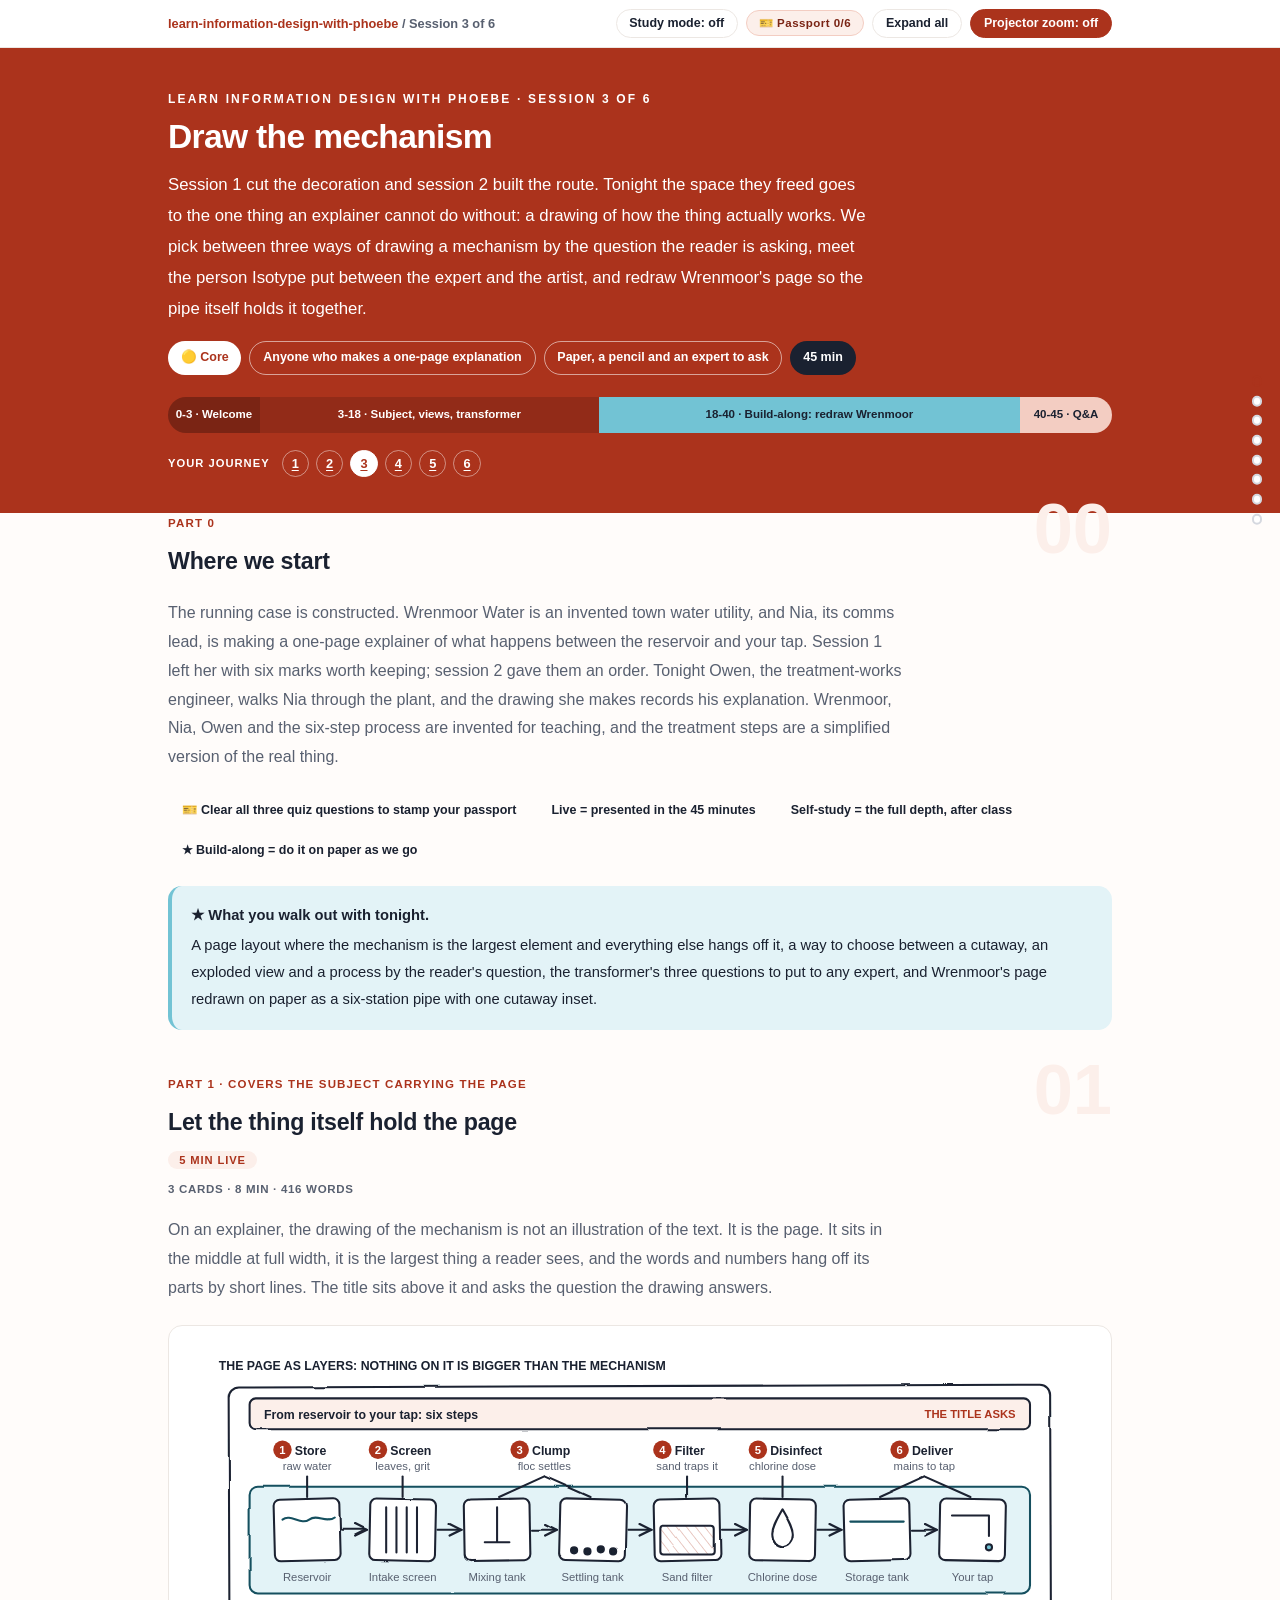
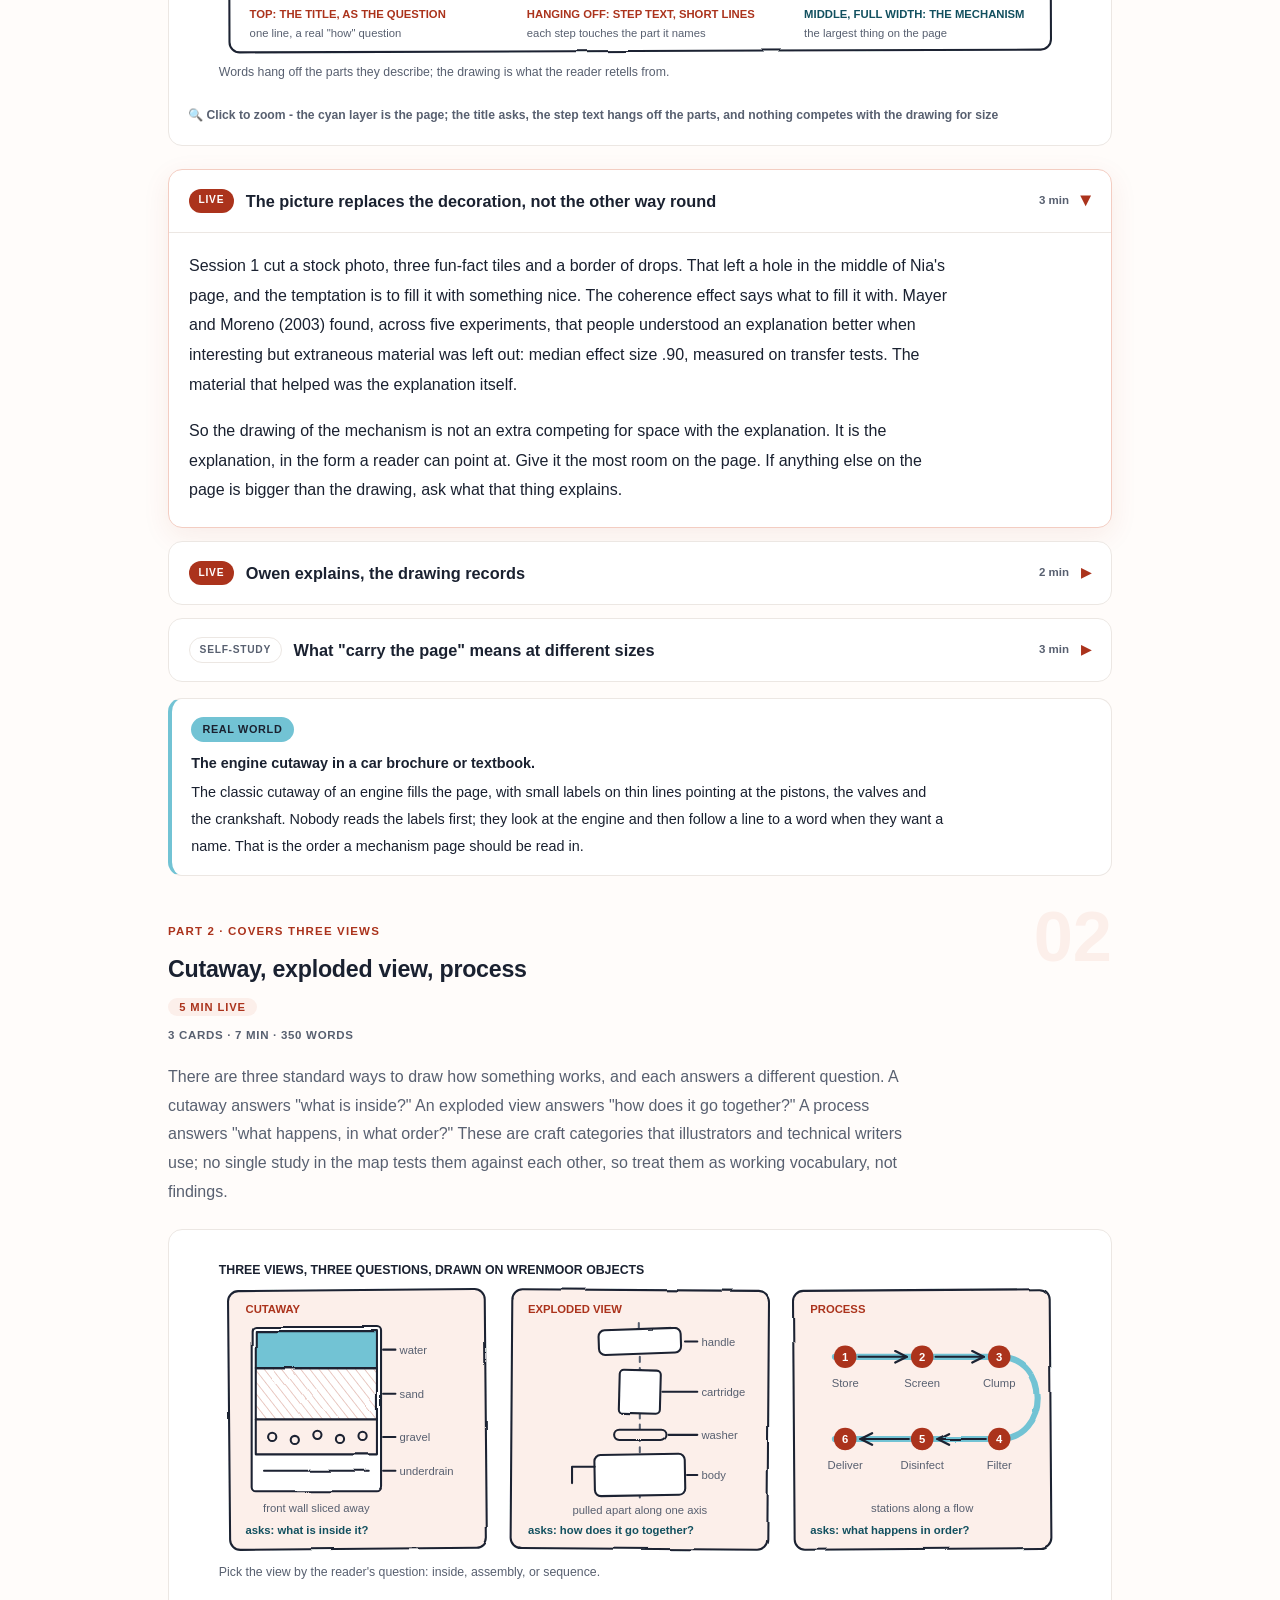
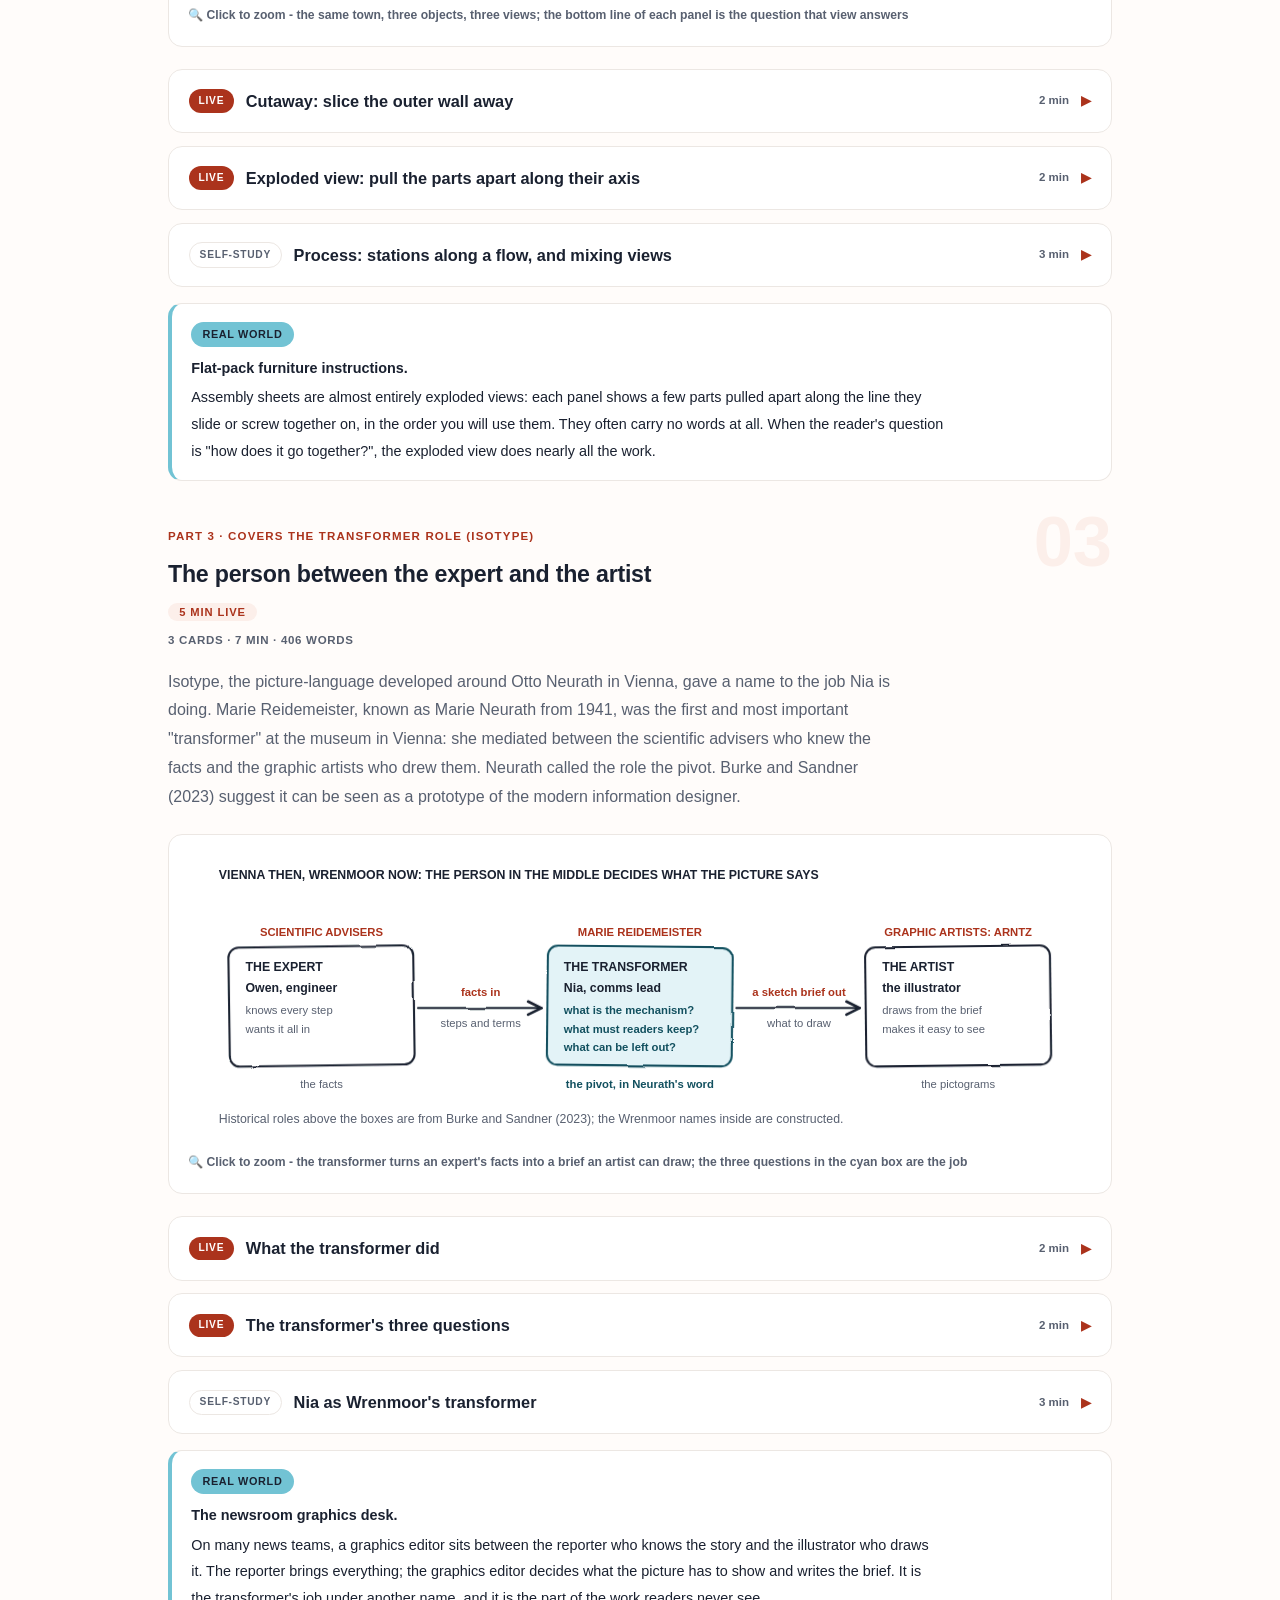
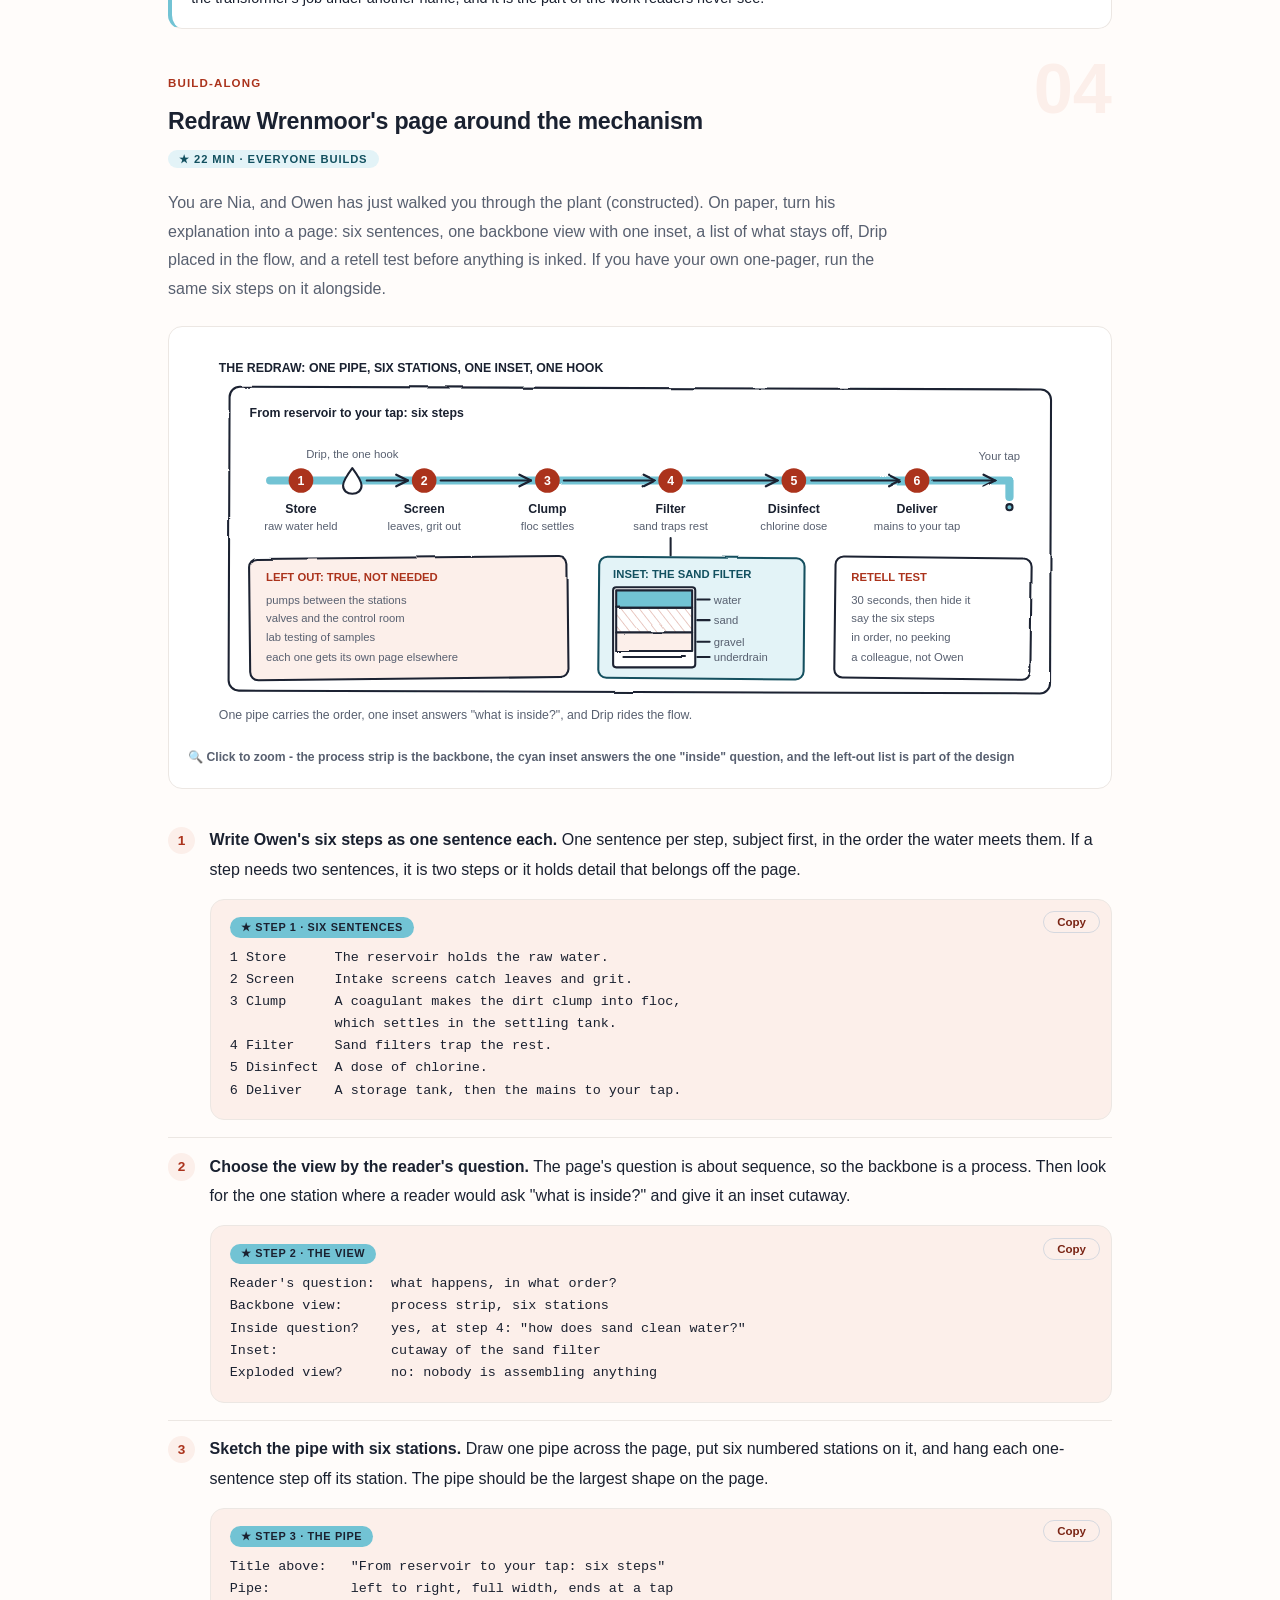
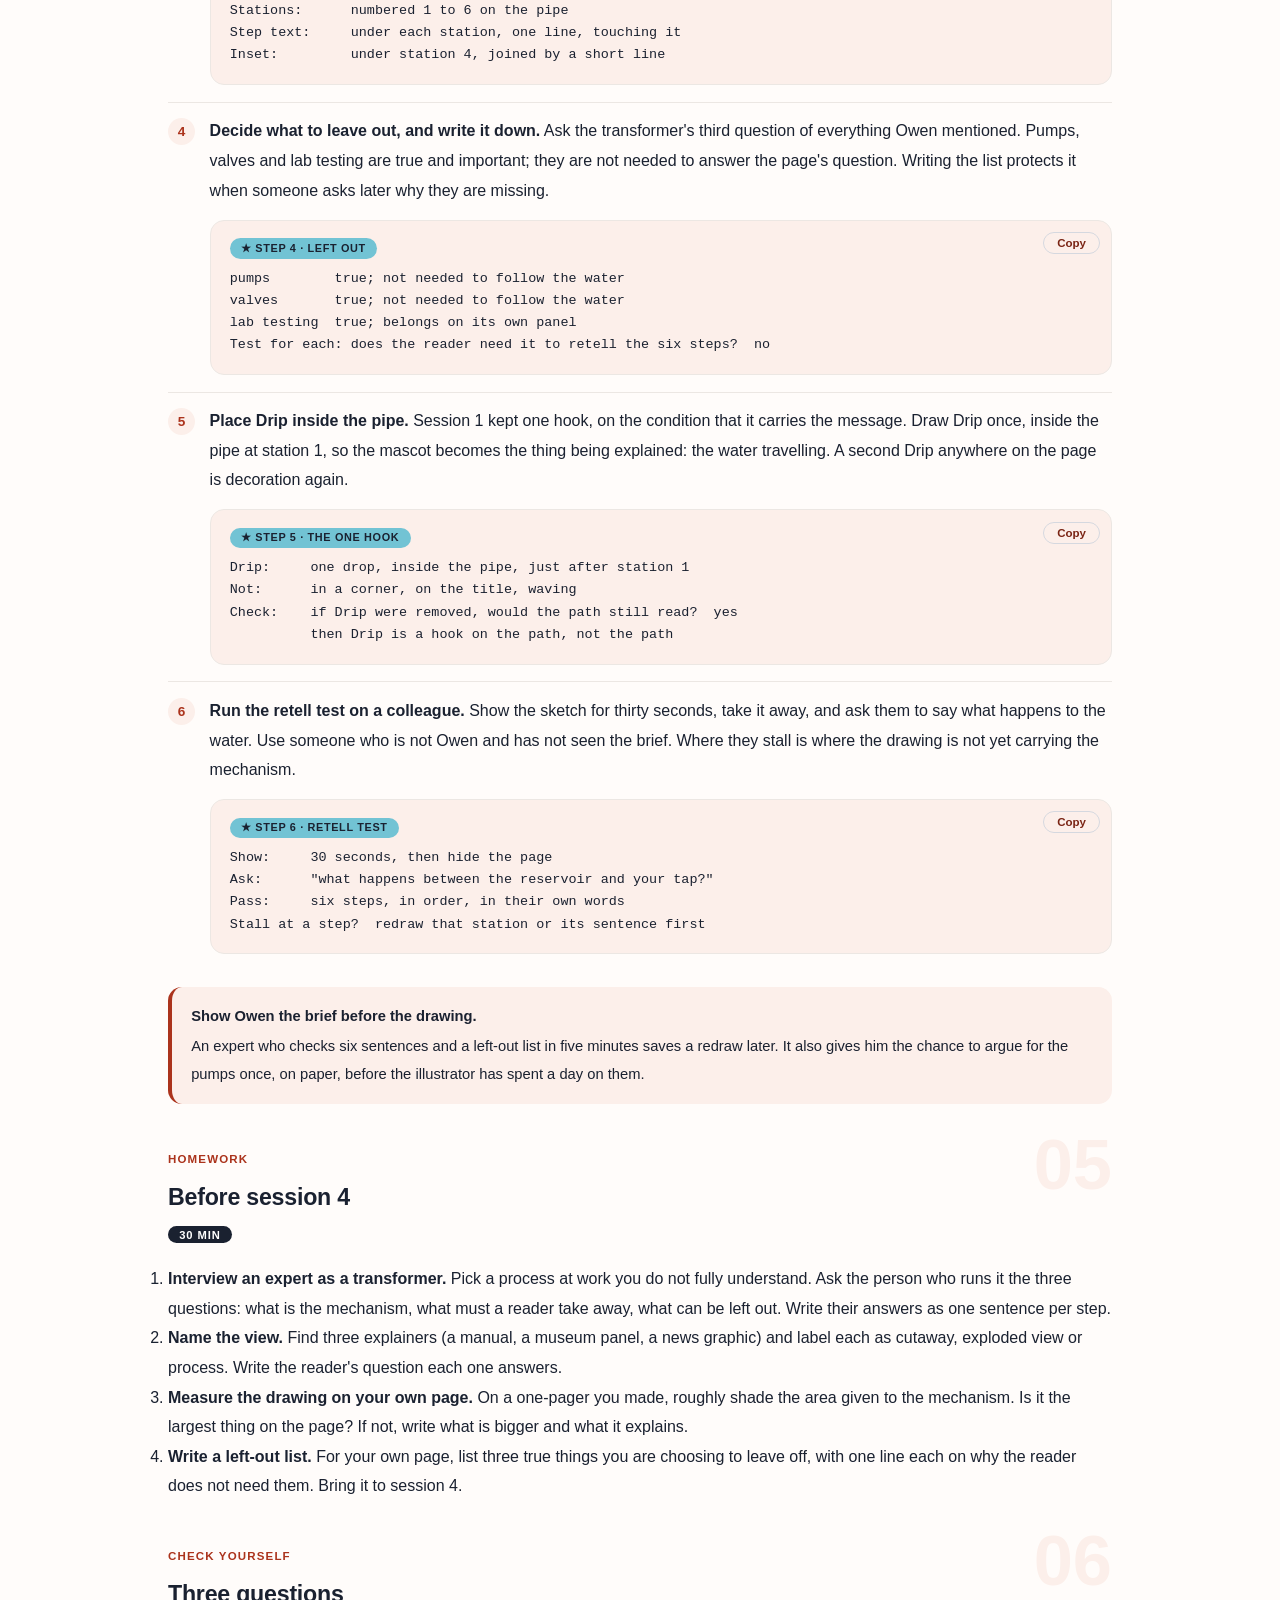
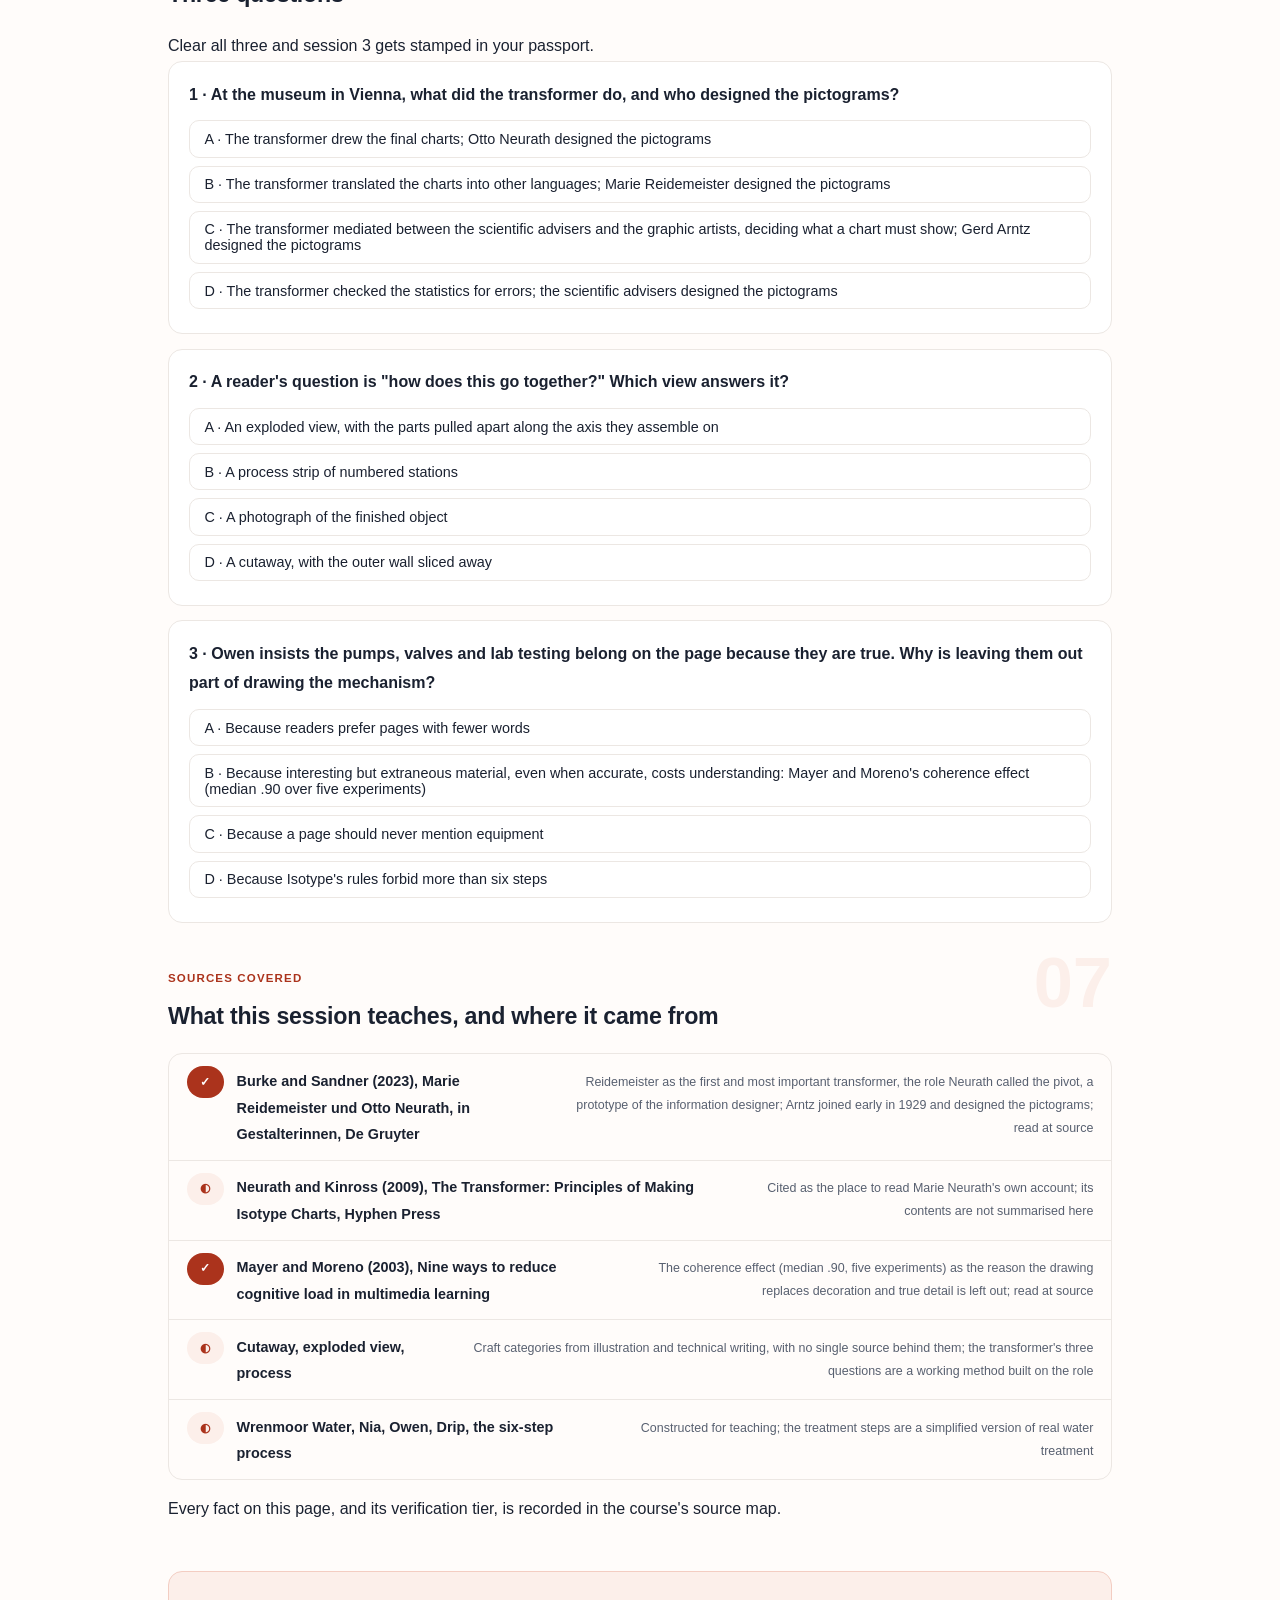
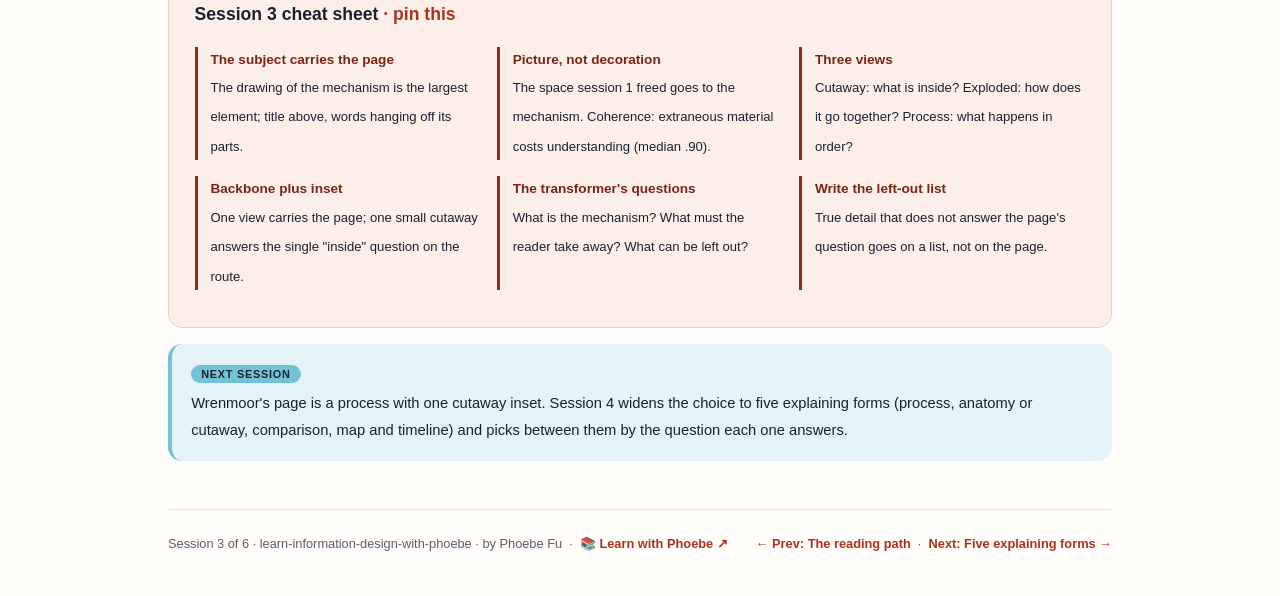
<file: courses/03-draw-the-mechanism.html>
<!DOCTYPE html>
<html lang="en">
<head>
<meta charset="UTF-8">
<meta name="viewport" content="width=device-width, initial-scale=1.0">
<!-- social:start -->
<meta name="description" content="Session 3 of 6. Let the thing itself hold the page: the drawing of the mechanism becomes the largest element, chosen as a cutaway, an exploded view or a process, with the Isotype transformer's three questions deciding what goes in and what is left out.">
<meta property="og:type" content="article">
<meta property="og:site_name" content="Learn with Phoebe">
<meta property="og:title" content="Draw the mechanism - learn information design with phoebe">
<meta property="og:description" content="Session 3 of 6. The subject carries the page: cutaway, exploded view or process, picked by the reader's question, and the transformer who decides what the picture must say.">
<meta property="og:url" content="https://phoebefu6.github.io/learn-information-design-with-phoebe/courses/03-draw-the-mechanism.html">
<meta property="og:image" content="https://phoebefu6.github.io/learn-information-design-with-phoebe/assets/og-cover.png">
<meta property="og:image:width" content="1200">
<meta property="og:image:height" content="630">
<meta name="twitter:card" content="summary_large_image">
<meta name="twitter:title" content="Draw the mechanism - learn information design with phoebe">
<meta name="twitter:description" content="Session 3 of 6. Three views of a mechanism, the Isotype transformer role, and Wrenmoor's page redrawn around its cutaway.">
<meta name="twitter:image" content="https://phoebefu6.github.io/learn-information-design-with-phoebe/assets/og-cover.png">
<!-- social:end -->
<title>Session 3 · Draw the mechanism - learn information design with phoebe</title>
<link rel="stylesheet" href="../assets/style.css?v=2">
</head>
<body>

<div class="toolbar">
  <div class="wrap">
    <span class="crumb"><a href="../index.html">learn-information-design-with-phoebe</a> / Session 3 of 6</span>
    <button class="btn" id="toggle-all" type="button">Expand all</button>
    <button class="btn primary" id="zoom-toggle" type="button">Projector zoom: off</button>
  </div>
</div>

<header class="masthead">
  <div class="wrap">
    <div class="eyebrow">Learn Information Design with Phoebe · Session 3 of 6</div>
    <h1>Draw the <span class="accent">mechanism</span></h1>
    <p class="sub">Session 1 cut the decoration and session 2 built the route. Tonight the space they freed goes to the one thing an explainer cannot do without: a drawing of how the thing actually works. We pick between three ways of drawing a mechanism by the question the reader is asking, meet the person Isotype put between the expert and the artist, and redraw Wrenmoor's page so the pipe itself holds it together.</p>
    <div class="chip-row">
      <span class="chip level">🟡 Core</span>
      <span class="chip audience">Anyone who makes a one-page explanation</span>
      <span class="chip audience">Paper, a pencil and an expert to ask</span>
      <span class="chip time">45 min</span>
    </div>
    <div class="agenda">
      <span class="a1" style="flex:1">0-3 · Welcome</span>
      <span class="a2" style="flex:4">3-18 · Subject, views, transformer</span>
      <span class="a3" style="flex:5">18-40 · Build-along: redraw Wrenmoor</span>
      <span class="a4" style="flex:1">40-45 · Q&amp;A</span>
    </div>
  </div>
</header>

<main class="wrap">

  <section class="section" id="intro">
    <div class="section-kicker">
      <span class="klabel">Part 0</span>
      <h2>Where we start</h2>
    </div>
    <p class="lede">The running case is constructed. Wrenmoor Water is an invented town water utility, and Nia, its comms lead, is making a one-page explainer of what happens between the reservoir and your tap. Session 1 left her with six marks worth keeping; session 2 gave them an order. Tonight Owen, the treatment-works engineer, walks Nia through the plant, and the drawing she makes records his explanation. Wrenmoor, Nia, Owen and the six-step process are invented for teaching, and the treatment steps are a simplified version of the real thing.</p>

    <div class="legend">
      <span class="pill">🎫 Clear all three quiz questions to stamp your passport</span>
      <span class="pill">Live = presented in the 45 minutes</span>
      <span class="pill">Self-study = the full depth, after class</span>
      <span class="pill">★ Build-along = do it on paper as we go</span>
    </div>

    <div class="callout win">
      <p><strong>★ What you walk out with tonight.</strong> A page layout where the mechanism is the largest element and everything else hangs off it, a way to choose between a cutaway, an exploded view and a process by the reader's question, the transformer's three questions to put to any expert, and Wrenmoor's page redrawn on paper as a six-station pipe with one cutaway inset.</p>
    </div>
  </section>

  <section class="section" id="part-1">
    <div class="section-kicker">
      <span class="klabel">Part 1 · covers the subject carrying the page</span>
      <h2>Let the thing itself hold the page</h2>
      <span class="tag concept">5 min live</span>
    </div>
    <p class="lede">On an explainer, the drawing of the mechanism is not an illustration of the text. It is the page. It sits in the middle at full width, it is the largest thing a reader sees, and the words and numbers hang off its parts by short lines. The title sits above it and asks the question the drawing answers.</p>

    <figure class="zoomable">
      <svg viewBox="0 0 880 340" xmlns="http://www.w3.org/2000/svg" role="img" aria-label="Wrenmoor's page as three layers. At the top, the title asks the question: from reservoir to your tap, six steps. In the middle, at full width and tinted cyan, a cutaway of the works with eight parts in a row: reservoir, intake screen, mixing tank, settling tank, sand filter, chlorine dose, storage tank, your tap, joined by arrows. Between the title and the cutaway, six numbered step labels hang off their parts by short lines: store, screen, clump, filter, disinfect, deliver.">
        <defs>
          <filter id="m3aSk" x="-3%" y="-3%" width="106%" height="106%"><feTurbulence type="fractalNoise" baseFrequency="0.02" numOctaves="2" seed="31" result="n"/><feDisplacementMap in="SourceGraphic" in2="n" scale="2.4" xChannelSelector="R" yChannelSelector="G"/></filter>
          <pattern id="m3aHc" patternUnits="userSpaceOnUse" width="7" height="7" patternTransform="rotate(-38)"><line x1="0" y1="0" x2="0" y2="7" stroke="#AB331C" stroke-width="1" opacity=".5"/></pattern>
          <marker id="m3aAr" viewBox="0 0 10 10" refX="9" refY="5" markerWidth="7" markerHeight="7" orient="auto"><path d="M1 1 L9 5 L1 9" fill="none" stroke="#1A2130" stroke-width="1.6" stroke-linecap="round"/></marker>
        </defs>
        <style>
          .m3aH { font: 800 12px Inter, sans-serif; fill: #1A2130; }
          .m3aL { font: 600 12px Inter, sans-serif; fill: #1A2130; }
          .m3aS { font: 400 11px Inter, sans-serif; fill: #586070; }
          .m3aB { font: 800 11px Inter, sans-serif; fill: #12505F; }
          .m3aA { font: 700 11px Inter, sans-serif; fill: #AB331C; }
          .m3aW { font: 800 11px Inter, sans-serif; fill: #FFFFFF; }
          .m3aN { font: 400 12px Inter, sans-serif; fill: #586070; }
        </style>

        <text class="m3aH" x="30" y="24">THE PAGE AS LAYERS: NOTHING ON IT IS BIGGER THAN THE MECHANISM</text>

        <g filter="url(#m3aSk)" fill="none" stroke="#1A2130" stroke-width="2" stroke-linecap="round" stroke-linejoin="round">
          <rect x="40" y="40" width="800" height="258" rx="10" transform="rotate(-0.2 440 169)" fill="#FFFFFF"/>
          <rect x="60" y="52" width="760" height="30" rx="6" fill="#FCEFEA"/>
          <rect x="60" y="138" width="760" height="104" rx="8" fill="#E3F3F7" stroke="#12505F"/>
          <rect x="84" y="150" width="64" height="60" rx="6" transform="rotate(-1.5 116 180)" fill="#FFFFFF"/>
          <rect x="177" y="150" width="64" height="60" rx="6" transform="rotate(1.2 209 180)" fill="#FFFFFF"/>
          <rect x="269" y="150" width="64" height="60" rx="6" transform="rotate(-1 301 180)" fill="#FFFFFF"/>
          <rect x="362" y="150" width="64" height="60" rx="6" transform="rotate(1.4 394 180)" fill="#FFFFFF"/>
          <rect x="454" y="150" width="64" height="60" rx="6" transform="rotate(-1.2 486 180)" fill="#FFFFFF"/>
          <rect x="547" y="150" width="64" height="60" rx="6" transform="rotate(1 579 180)" fill="#FFFFFF"/>
          <rect x="639" y="150" width="64" height="60" rx="6" transform="rotate(-1.4 671 180)" fill="#FFFFFF"/>
          <rect x="732" y="150" width="64" height="60" rx="6" transform="rotate(1.1 764 180)" fill="#FFFFFF"/>
          <path d="M92 170 C100 164 110 176 118 170 C126 164 134 174 142 168" stroke="#12505F"/>
          <path d="M193 158 L193 202 M203 158 L203 202 M213 158 L213 202 M223 158 L223 202"/>
          <path d="M301 158 L301 192 M289 192 L313 192"/>
          <circle cx="376" cy="200" r="3" fill="#1A2130"/>
          <circle cx="389" cy="201" r="3" fill="#1A2130"/>
          <circle cx="402" cy="199" r="3" fill="#1A2130"/>
          <circle cx="414" cy="201" r="3" fill="#1A2130"/>
          <rect x="460" y="176" width="52" height="28" rx="3" fill="url(#m3aHc)"/>
          <path d="M579 160 C572 172 569 178 569 184 C569 191 574 196 579 196 C584 196 589 191 589 184 C589 178 586 172 579 160 Z" fill="#FFFFFF"/>
          <path d="M645 172 L697 172" stroke="#12505F"/>
          <path d="M744 166 L780 166 L780 186"/>
          <circle cx="780" cy="197" r="3" fill="#72C3D4"/>
          <path d="M150 180 L174 180" marker-end="url(#m3aAr)"/>
          <path d="M243 180 L266 180" marker-end="url(#m3aAr)"/>
          <path d="M335 180 L359 180" marker-end="url(#m3aAr)"/>
          <path d="M428 180 L451 180" marker-end="url(#m3aAr)"/>
          <path d="M520 180 L544 180" marker-end="url(#m3aAr)"/>
          <path d="M613 180 L636 180" marker-end="url(#m3aAr)"/>
          <path d="M705 180 L729 180" marker-end="url(#m3aAr)"/>
          <path d="M116 128 L116 148"/>
          <path d="M209 128 L209 148"/>
          <path d="M347 128 L303 148 M347 128 L392 148"/>
          <path d="M486 128 L486 148"/>
          <path d="M579 128 L579 148"/>
          <path d="M717 128 L673 148 M717 128 L762 148"/>
        </g>

        <circle cx="92" cy="102" r="9" fill="#AB331C"/><text class="m3aW" x="92" y="106" text-anchor="middle">1</text>
        <circle cx="185" cy="102" r="9" fill="#AB331C"/><text class="m3aW" x="185" y="106" text-anchor="middle">2</text>
        <circle cx="323" cy="102" r="9" fill="#AB331C"/><text class="m3aW" x="323" y="106" text-anchor="middle">3</text>
        <circle cx="462" cy="102" r="9" fill="#AB331C"/><text class="m3aW" x="462" y="106" text-anchor="middle">4</text>
        <circle cx="555" cy="102" r="9" fill="#AB331C"/><text class="m3aW" x="555" y="106" text-anchor="middle">5</text>
        <circle cx="693" cy="102" r="9" fill="#AB331C"/><text class="m3aW" x="693" y="106" text-anchor="middle">6</text>

        <text class="m3aL" x="74" y="72">From reservoir to your tap: six steps</text>
        <text class="m3aA" x="806" y="71" text-anchor="end">THE TITLE ASKS</text>

        <text class="m3aL" x="104" y="107">Store</text>
        <text class="m3aL" x="197" y="107">Screen</text>
        <text class="m3aL" x="335" y="107">Clump</text>
        <text class="m3aL" x="474" y="107">Filter</text>
        <text class="m3aL" x="567" y="107">Disinfect</text>
        <text class="m3aL" x="705" y="107">Deliver</text>
        <text class="m3aS" x="116" y="122" text-anchor="middle">raw water</text>
        <text class="m3aS" x="209" y="122" text-anchor="middle">leaves, grit</text>
        <text class="m3aS" x="347" y="122" text-anchor="middle">floc settles</text>
        <text class="m3aS" x="486" y="122" text-anchor="middle">sand traps it</text>
        <text class="m3aS" x="579" y="122" text-anchor="middle">chlorine dose</text>
        <text class="m3aS" x="717" y="122" text-anchor="middle">mains to tap</text>

        <text class="m3aS" x="116" y="230" text-anchor="middle">Reservoir</text>
        <text class="m3aS" x="209" y="230" text-anchor="middle">Intake screen</text>
        <text class="m3aS" x="301" y="230" text-anchor="middle">Mixing tank</text>
        <text class="m3aS" x="394" y="230" text-anchor="middle">Settling tank</text>
        <text class="m3aS" x="486" y="230" text-anchor="middle">Sand filter</text>
        <text class="m3aS" x="579" y="230" text-anchor="middle">Chlorine dose</text>
        <text class="m3aS" x="671" y="230" text-anchor="middle">Storage tank</text>
        <text class="m3aS" x="764" y="230" text-anchor="middle">Your tap</text>

        <text class="m3aA" x="60" y="266">TOP: THE TITLE, AS THE QUESTION</text>
        <text class="m3aA" x="330" y="266">HANGING OFF: STEP TEXT, SHORT LINES</text>
        <text class="m3aB" x="600" y="266">MIDDLE, FULL WIDTH: THE MECHANISM</text>
        <text class="m3aS" x="60" y="284">one line, a real "how" question</text>
        <text class="m3aS" x="330" y="284">each step touches the part it names</text>
        <text class="m3aS" x="600" y="284">the largest thing on the page</text>

        <text class="m3aN" x="30" y="322">Words hang off the parts they describe; the drawing is what the reader retells from.</text>
      </svg>
      <figcaption>🔍 Click to zoom - the cyan layer is the page; the title asks, the step text hangs off the parts, and nothing competes with the drawing for size</figcaption>
    </figure>

    <details class="card" open>
      <summary><span class="mode live">Live</span>The picture replaces the decoration, not the other way round<span class="mini">3 min</span><span class="caret">▶</span></summary>
      <div class="body">
        <p>Session 1 cut a stock photo, three fun-fact tiles and a border of drops. That left a hole in the middle of Nia's page, and the temptation is to fill it with something nice. The coherence effect says what to fill it with. Mayer and Moreno (2003) found, across five experiments, that people understood an explanation better when interesting but extraneous material was left out: median effect size .90, measured on transfer tests. The material that helped was the explanation itself.</p>
        <p>So the drawing of the mechanism is not an extra competing for space with the explanation. It is the explanation, in the form a reader can point at. Give it the most room on the page. If anything else on the page is bigger than the drawing, ask what that thing explains.</p>
      </div>
    </details>

    <details class="card">
      <summary><span class="mode live">Live</span>Owen explains, the drawing records<span class="mini">2 min</span><span class="caret">▶</span></summary>
      <div class="body">
        <p>Nia does not invent the mechanism; she draws what Owen says. In the constructed walk-through, Owen stands at the reservoir and talks his way along the plant: water is held, then screened, then dosed so the dirt clumps and settles, then filtered through sand, then given a dose of chlorine, then stored and sent down the mains. Nia sketches each part as he names it, in the order he names it, and asks "where does it go next?" at every stop.</p>
        <p>The sketch is a record of an explanation, not a picture of a building. That is why the parts sit in a row in the order the water meets them, even though the real plant may be laid out around a yard. Where the water goes is the mechanism; where the buildings stand is not.</p>
      </div>
    </details>

    <details class="card">
      <summary><span class="mode self">Self-study</span>What "carry the page" means at different sizes<span class="mini">3 min</span><span class="caret">▶</span></summary>
      <div class="body">
        <p>On a poster for a visitor centre wall, the cutaway can run edge to edge with the step text hanging below it. On a website card at phone width, the same drawing becomes a vertical strip and the step text sits to its right. In a welcome pack folded to A5, the drawing may take the whole inside spread. The rule stays the same at every size: the drawing gets the most area, and every word touches the part it describes. Session 5 is about how words touch parts: leader lines, direct labels and why a key on the far side of the page costs the reader.</p>
        <p>If you draw with code rather than a pen, the diagram-as-code route is taught in <a href="https://phoebefu6.github.io/learn-mermaid-with-phoebe/">learn-mermaid</a>; live hand drawing in meetings is <a href="https://phoebefu6.github.io/learn-sketchnoting-with-phoebe/">learn-sketchnoting</a>. Here we take the side of the finished explainer: one page, one mechanism, drawn to be retold.</p>
      </div>
    </details>

    <div class="callout example">
      <span class="ex-pill">Real world</span>
      <p><strong>The engine cutaway in a car brochure or textbook.</strong> The classic cutaway of an engine fills the page, with small labels on thin lines pointing at the pistons, the valves and the crankshaft. Nobody reads the labels first; they look at the engine and then follow a line to a word when they want a name. That is the order a mechanism page should be read in.</p>
    </div>
  </section>

  <section class="section" id="part-2">
    <div class="section-kicker">
      <span class="klabel">Part 2 · covers three views</span>
      <h2>Cutaway, exploded view, process</h2>
      <span class="tag concept">5 min live</span>
    </div>
    <p class="lede">There are three standard ways to draw how something works, and each answers a different question. A cutaway answers "what is inside?" An exploded view answers "how does it go together?" A process answers "what happens, in what order?" These are craft categories that illustrators and technical writers use; no single study in the map tests them against each other, so treat them as working vocabulary, not findings.</p>

    <figure class="zoomable">
      <svg viewBox="0 0 880 336" xmlns="http://www.w3.org/2000/svg" role="img" aria-label="Three panels, each drawing one view of a Wrenmoor object. Cutaway: a sand filter with its front wall sliced away, showing layers of water, sand, gravel and an underdrain; it asks what is inside. Exploded view: a tap pulled apart along a dashed axis into handle, cartridge, washer and body; it asks how it goes together. Process: six numbered stations along a snaking pipe, store, screen, clump, filter, disinfect, deliver; it asks what happens in order.">
        <defs>
          <filter id="m3bSk" x="-3%" y="-3%" width="106%" height="106%"><feTurbulence type="fractalNoise" baseFrequency="0.02" numOctaves="2" seed="43" result="n"/><feDisplacementMap in="SourceGraphic" in2="n" scale="2.4" xChannelSelector="R" yChannelSelector="G"/></filter>
          <pattern id="m3bHc" patternUnits="userSpaceOnUse" width="7" height="7" patternTransform="rotate(-38)"><line x1="0" y1="0" x2="0" y2="7" stroke="#AB331C" stroke-width="1" opacity=".5"/></pattern>
          <marker id="m3bAr" viewBox="0 0 10 10" refX="9" refY="5" markerWidth="7" markerHeight="7" orient="auto"><path d="M1 1 L9 5 L1 9" fill="none" stroke="#1A2130" stroke-width="1.6" stroke-linecap="round"/></marker>
        </defs>
        <style>
          .m3bH { font: 800 12px Inter, sans-serif; fill: #1A2130; }
          .m3bL { font: 600 12px Inter, sans-serif; fill: #1A2130; }
          .m3bS { font: 400 11px Inter, sans-serif; fill: #586070; }
          .m3bB { font: 800 11px Inter, sans-serif; fill: #12505F; }
          .m3bA { font: 700 11px Inter, sans-serif; fill: #AB331C; }
          .m3bW { font: 800 11px Inter, sans-serif; fill: #FFFFFF; }
          .m3bN { font: 400 12px Inter, sans-serif; fill: #586070; }
        </style>

        <text class="m3bH" x="30" y="24">THREE VIEWS, THREE QUESTIONS, DRAWN ON WRENMOOR OBJECTS</text>

        <g filter="url(#m3bSk)" fill="none" stroke="#1A2130" stroke-width="2" stroke-linecap="round" stroke-linejoin="round">
          <rect x="40" y="40" width="250" height="252" rx="10" transform="rotate(-0.5 165 166)" fill="#FCEFEA"/>
          <rect x="315" y="40" width="250" height="252" rx="10" transform="rotate(0.4 440 166)" fill="#FCEFEA"/>
          <rect x="590" y="40" width="250" height="252" rx="10" transform="rotate(-0.4 715 166)" fill="#FCEFEA"/>

          <rect x="62" y="76" width="126" height="160" rx="4" fill="#FFFFFF"/>
          <rect x="66" y="80" width="118" height="36" fill="#72C3D4"/>
          <rect x="66" y="116" width="118" height="50" fill="url(#m3bHc)"/>
          <rect x="66" y="166" width="118" height="34" fill="#FCEFEA"/>
          <circle cx="82" cy="183" r="4"/><circle cx="104" cy="186" r="4"/><circle cx="126" cy="181" r="4"/><circle cx="148" cy="185" r="4"/><circle cx="170" cy="182" r="4"/>
          <path d="M74 216 L176 216"/>
          <path d="M190 98 L202 98"/>
          <path d="M190 141 L202 141"/>
          <path d="M190 183 L202 183"/>
          <path d="M190 216 L202 216"/>

          <path d="M440 72 L440 244" stroke="#586070" stroke-dasharray="5 6"/>
          <rect x="400" y="78" width="80" height="24" rx="6" transform="rotate(-2 440 90)" fill="#FFFFFF"/>
          <rect x="420" y="118" width="40" height="42" rx="4" transform="rotate(1.5 440 139)" fill="#FFFFFF"/>
          <rect x="414" y="176" width="52" height="10" rx="5" fill="#FCEFEA"/>
          <rect x="396" y="200" width="88" height="40" rx="6" transform="rotate(-1 440 220)" fill="#FFFFFF"/>
          <path d="M396 212 L374 212 L374 228"/>
          <path d="M484 90 L496 90"/>
          <path d="M462 139 L496 139"/>
          <path d="M468 181 L496 181"/>
          <path d="M486 220 L496 220"/>

          <path d="M630 105 L790 105 C840 105 840 185 790 185 L630 185" stroke="#72C3D4" stroke-width="6"/>
          <path d="M653 105 L700 105" marker-end="url(#m3bAr)"/>
          <path d="M728 105 L775 105" marker-end="url(#m3bAr)"/>
          <path d="M777 185 L730 185" marker-end="url(#m3bAr)"/>
          <path d="M702 185 L655 185" marker-end="url(#m3bAr)"/>
        </g>

        <circle cx="640" cy="105" r="11" fill="#AB331C"/><text class="m3bW" x="640" y="109" text-anchor="middle">1</text>
        <circle cx="715" cy="105" r="11" fill="#AB331C"/><text class="m3bW" x="715" y="109" text-anchor="middle">2</text>
        <circle cx="790" cy="105" r="11" fill="#AB331C"/><text class="m3bW" x="790" y="109" text-anchor="middle">3</text>
        <circle cx="790" cy="185" r="11" fill="#AB331C"/><text class="m3bW" x="790" y="189" text-anchor="middle">4</text>
        <circle cx="715" cy="185" r="11" fill="#AB331C"/><text class="m3bW" x="715" y="189" text-anchor="middle">5</text>
        <circle cx="640" cy="185" r="11" fill="#AB331C"/><text class="m3bW" x="640" y="189" text-anchor="middle">6</text>

        <text class="m3bA" x="56" y="62">CUTAWAY</text>
        <text class="m3bA" x="331" y="62">EXPLODED VIEW</text>
        <text class="m3bA" x="606" y="62">PROCESS</text>

        <text class="m3bS" x="206" y="102">water</text>
        <text class="m3bS" x="206" y="145">sand</text>
        <text class="m3bS" x="206" y="187">gravel</text>
        <text class="m3bS" x="206" y="220">underdrain</text>
        <text class="m3bS" x="125" y="256" text-anchor="middle">front wall sliced away</text>

        <text class="m3bS" x="500" y="94">handle</text>
        <text class="m3bS" x="500" y="143">cartridge</text>
        <text class="m3bS" x="500" y="185">washer</text>
        <text class="m3bS" x="500" y="224">body</text>
        <text class="m3bS" x="440" y="258" text-anchor="middle">pulled apart along one axis</text>

        <text class="m3bS" x="640" y="134" text-anchor="middle">Store</text>
        <text class="m3bS" x="715" y="134" text-anchor="middle">Screen</text>
        <text class="m3bS" x="790" y="134" text-anchor="middle">Clump</text>
        <text class="m3bS" x="790" y="214" text-anchor="middle">Filter</text>
        <text class="m3bS" x="715" y="214" text-anchor="middle">Disinfect</text>
        <text class="m3bS" x="640" y="214" text-anchor="middle">Deliver</text>
        <text class="m3bS" x="715" y="256" text-anchor="middle">stations along a flow</text>

        <text class="m3bB" x="56" y="278">asks: what is inside it?</text>
        <text class="m3bB" x="331" y="278">asks: how does it go together?</text>
        <text class="m3bB" x="606" y="278">asks: what happens in order?</text>

        <text class="m3bN" x="30" y="318">Pick the view by the reader's question: inside, assembly, or sequence.</text>
      </svg>
      <figcaption>🔍 Click to zoom - the same town, three objects, three views; the bottom line of each panel is the question that view answers</figcaption>
    </figure>

    <details class="card">
      <summary><span class="mode live">Live</span>Cutaway: slice the outer wall away<span class="mini">2 min</span><span class="caret">▶</span></summary>
      <div class="body">
        <p>A cutaway removes the wall the reader would normally see so that the inside shows, while the outside stays in place for orientation. It answers "what is inside, and where?" For Wrenmoor, the settling tank cut open shows floc sinking to the bottom; the sand filter cut open shows water above a bed of sand, gravel beneath, and an underdrain that collects the filtered water. Without the cut, both are just concrete boxes.</p>
        <p>Keep enough of the outside to say what the object is, and cut on the side facing the reader. Label the layers inside, not the wall.</p>
      </div>
    </details>

    <details class="card">
      <summary><span class="mode live">Live</span>Exploded view: pull the parts apart along their axis<span class="mini">2 min</span><span class="caret">▶</span></summary>
      <div class="body">
        <p>An exploded view separates the parts along the line they assemble on, in the order they go together, usually with a dashed axis to show they belong in one stack. It answers "how does it go together, and in what order?" Wrenmoor's customers rarely need one for the treatment works, but the leaflet on a dripping tap does: handle, cartridge, washer and body, pulled apart along one axis, tells a reader which part to replace and how to put it back.</p>
        <p>The order of the parts on the axis is the assembly order. Get it wrong and the drawing teaches the wrong repair.</p>
      </div>
    </details>

    <details class="card">
      <summary><span class="mode self">Self-study</span>Process: stations along a flow, and mixing views<span class="mini">3 min</span><span class="caret">▶</span></summary>
      <div class="body">
        <p>A process view lays out stations along a path, numbered in the order something passes through them. It answers "what happens, and in what order?" That is Wrenmoor's question exactly, so the process view is the backbone of Nia's page. But one station, the sand filter, raises a "what is inside?" question that a box labelled "Filter" cannot answer. The standard answer is an inset: a small cutaway of that one station, connected to it by a line.</p>
        <p>One backbone view plus at most one or two insets is a working limit, not a measured one. Each inset is a second picture the reader has to connect back to the path, and session 2's route has to carry them there and back. Session 4 adds two more explaining forms, comparison and map, plus the timeline, and asks the same question of each: which reader question does it answer?</p>
      </div>
    </details>

    <div class="callout example">
      <span class="ex-pill">Real world</span>
      <p><strong>Flat-pack furniture instructions.</strong> Assembly sheets are almost entirely exploded views: each panel shows a few parts pulled apart along the line they slide or screw together on, in the order you will use them. They often carry no words at all. When the reader's question is "how does it go together?", the exploded view does nearly all the work.</p>
    </div>
  </section>

  <section class="section" id="part-3">
    <div class="section-kicker">
      <span class="klabel">Part 3 · covers the transformer role (Isotype)</span>
      <h2>The person between the expert and the artist</h2>
      <span class="tag concept">5 min live</span>
    </div>
    <p class="lede">Isotype, the picture-language developed around Otto Neurath in Vienna, gave a name to the job Nia is doing. Marie Reidemeister, known as Marie Neurath from 1941, was the first and most important "transformer" at the museum in Vienna: she mediated between the scientific advisers who knew the facts and the graphic artists who drew them. Neurath called the role the pivot. Burke and Sandner (2023) suggest it can be seen as a prototype of the modern information designer.</p>

    <figure class="zoomable">
      <svg viewBox="0 0 880 280" xmlns="http://www.w3.org/2000/svg" role="img" aria-label="Three roles in a row. On the left, the expert, Owen the engineer, who knows every step; in Vienna, the scientific advisers. In the middle, tinted cyan, the transformer, Nia the comms lead, who asks what the mechanism is, what readers must keep and what can be left out; in Vienna, Marie Reidemeister. On the right, the artist, the illustrator who draws from the brief; in Vienna, graphic artists such as Gerd Arntz. Facts pass from expert to transformer; a sketch brief passes from transformer to artist.">
        <defs>
          <filter id="m3cSk" x="-3%" y="-3%" width="106%" height="106%"><feTurbulence type="fractalNoise" baseFrequency="0.02" numOctaves="2" seed="53" result="n"/><feDisplacementMap in="SourceGraphic" in2="n" scale="2.4" xChannelSelector="R" yChannelSelector="G"/></filter>
          <pattern id="m3cHc" patternUnits="userSpaceOnUse" width="7" height="7" patternTransform="rotate(-38)"><line x1="0" y1="0" x2="0" y2="7" stroke="#AB331C" stroke-width="1" opacity=".5"/></pattern>
          <marker id="m3cAr" viewBox="0 0 10 10" refX="9" refY="5" markerWidth="8" markerHeight="8" orient="auto"><path d="M1 1 L9 5 L1 9" fill="none" stroke="#1A2130" stroke-width="1.6" stroke-linecap="round"/></marker>
        </defs>
        <style>
          .m3cH { font: 800 12px Inter, sans-serif; fill: #1A2130; }
          .m3cL { font: 600 12px Inter, sans-serif; fill: #1A2130; }
          .m3cS { font: 400 11px Inter, sans-serif; fill: #586070; }
          .m3cB { font: 800 11px Inter, sans-serif; fill: #12505F; }
          .m3cA { font: 700 11px Inter, sans-serif; fill: #AB331C; }
          .m3cN { font: 400 12px Inter, sans-serif; fill: #586070; }
        </style>

        <text class="m3cH" x="30" y="24">VIENNA THEN, WRENMOOR NOW: THE PERSON IN THE MIDDLE DECIDES WHAT THE PICTURE SAYS</text>

        <g filter="url(#m3cSk)" fill="none" stroke="#1A2130" stroke-width="2" stroke-linecap="round" stroke-linejoin="round">
          <rect x="40" y="90" width="180" height="116" rx="10" transform="rotate(-0.8 130 148)" fill="#FFFFFF"/>
          <rect x="350" y="90" width="180" height="116" rx="10" transform="rotate(0.6 440 148)" fill="#E3F3F7" stroke="#12505F"/>
          <rect x="660" y="90" width="180" height="116" rx="10" transform="rotate(-0.7 750 148)" fill="#FFFFFF"/>
          <path d="M224 150 L344 150" marker-end="url(#m3cAr)"/>
          <path d="M534 150 L654 150" marker-end="url(#m3cAr)"/>
        </g>

        <text class="m3cA" x="130" y="80" text-anchor="middle">SCIENTIFIC ADVISERS</text>
        <text class="m3cA" x="440" y="80" text-anchor="middle">MARIE REIDEMEISTER</text>
        <text class="m3cA" x="750" y="80" text-anchor="middle">GRAPHIC ARTISTS: ARNTZ</text>

        <text class="m3cH" x="56" y="114">THE EXPERT</text>
        <text class="m3cL" x="56" y="134">Owen, engineer</text>
        <text class="m3cS" x="56" y="156">knows every step</text>
        <text class="m3cS" x="56" y="174">wants it all in</text>

        <text class="m3cH" x="366" y="114">THE TRANSFORMER</text>
        <text class="m3cL" x="366" y="134">Nia, comms lead</text>
        <text class="m3cB" x="366" y="156">what is the mechanism?</text>
        <text class="m3cB" x="366" y="174">what must readers keep?</text>
        <text class="m3cB" x="366" y="192">what can be left out?</text>

        <text class="m3cH" x="676" y="114">THE ARTIST</text>
        <text class="m3cL" x="676" y="134">the illustrator</text>
        <text class="m3cS" x="676" y="156">draws from the brief</text>
        <text class="m3cS" x="676" y="174">makes it easy to see</text>

        <text class="m3cA" x="285" y="138" text-anchor="middle">facts in</text>
        <text class="m3cS" x="285" y="168" text-anchor="middle">steps and terms</text>
        <text class="m3cA" x="595" y="138" text-anchor="middle">a sketch brief out</text>
        <text class="m3cS" x="595" y="168" text-anchor="middle">what to draw</text>

        <text class="m3cS" x="130" y="228" text-anchor="middle">the facts</text>
        <text class="m3cB" x="440" y="228" text-anchor="middle">the pivot, in Neurath's word</text>
        <text class="m3cS" x="750" y="228" text-anchor="middle">the pictograms</text>

        <text class="m3cN" x="30" y="262">Historical roles above the boxes are from Burke and Sandner (2023); the Wrenmoor names inside are constructed.</text>
      </svg>
      <figcaption>🔍 Click to zoom - the transformer turns an expert's facts into a brief an artist can draw; the three questions in the cyan box are the job</figcaption>
    </figure>

    <details class="card">
      <summary><span class="mode live">Live</span>What the transformer did<span class="mini">2 min</span><span class="caret">▶</span></summary>
      <div class="body">
        <p>At the museum in Vienna, the scientific advisers knew the facts and the graphic artists knew how to draw. Neither, on their own, decided what a chart should say to a visitor. That was the transformer's job: take the advisers' material, decide what the picture must show, and hand the artists a brief they could draw from. Marie Reidemeister did it first and, by Burke and Sandner's account, most importantly. Gerd Arntz, who joined early in 1929, designed the pictograms the charts were built from.</p>
        <p>Her later book with Robin Kinross, <em>The Transformer: Principles of Making Isotype Charts</em> (Hyphen Press, 2009), is the place to go for her own account of the work. It is cited here, not summarised: Isotype's detailed rules for charts are outside this session and outside the map.</p>
      </div>
    </details>

    <details class="card">
      <summary><span class="mode live">Live</span>The transformer's three questions<span class="mini">2 min</span><span class="caret">▶</span></summary>
      <div class="body">
        <p>Whatever Isotype's own procedures were, the role reduces to three questions you can put to any expert. They are a working method, built on the role Burke and Sandner describe, not a quotation from Isotype.</p>
        <p><strong>What is the mechanism?</strong> Not everything the expert knows: the chain of cause and effect a reader needs to follow. <strong>What must the reader take away?</strong> The one or two things they should be able to retell. <strong>What can be left out?</strong> True detail that does not serve the question, which is where the coherence effect comes back: interesting but extraneous material costs understanding, even when it is accurate.</p>
      </div>
    </details>

    <details class="card">
      <summary><span class="mode self">Self-study</span>Nia as Wrenmoor's transformer<span class="mini">3 min</span><span class="caret">▶</span></summary>
      <div class="body">
        <p>Owen wants the pumps in, because without them nothing moves. He wants the valves in, because they are where things go wrong. He wants the lab in, because the testing is what makes the water safe to drink. All three are true. None of them answers "what happens to the water between the reservoir and your tap?" in a way a customer can retell. Nia's job is to say so, kindly, and to offer each one a home elsewhere: a visitor-centre panel on testing, a page for engineers on pumping.</p>
        <p>The brief she hands the illustrator is short: six stations along one pipe, a cutaway inset of the sand filter, Drip riding the flow, and a list of what is deliberately not on the page. The illustrator does not have to guess what matters, and Owen can check the brief before a line is drawn. If the drawing is generated rather than hand-made, the brief is the same; the craft of generated images and their lettering is taught in <a href="https://phoebefu6.github.io/learn-ai-illustration-with-phoebe/">learn-ai-illustration</a>.</p>
      </div>
    </details>

    <div class="callout example">
      <span class="ex-pill">Real world</span>
      <p><strong>The newsroom graphics desk.</strong> On many news teams, a graphics editor sits between the reporter who knows the story and the illustrator who draws it. The reporter brings everything; the graphics editor decides what the picture has to show and writes the brief. It is the transformer's job under another name, and it is the part of the work readers never see.</p>
    </div>
  </section>

  <section class="section" id="demo-1">
    <div class="section-kicker">
      <span class="klabel">Build-along</span>
      <h2>Redraw Wrenmoor's page around the mechanism</h2>
      <span class="tag demo">★ 22 min · everyone builds</span>
    </div>
    <p class="lede">You are Nia, and Owen has just walked you through the plant (constructed). On paper, turn his explanation into a page: six sentences, one backbone view with one inset, a list of what stays off, Drip placed in the flow, and a retell test before anything is inked. If you have your own one-pager, run the same six steps on it alongside.</p>

    <figure class="zoomable">
      <svg viewBox="0 0 880 380" xmlns="http://www.w3.org/2000/svg" role="img" aria-label="Wrenmoor's redrawn page. Under the title, a pipe runs left to right through six numbered stations: store, screen, clump, filter, disinfect, deliver, ending at your tap. Drip the drop rides inside the pipe between stations 1 and 2. Below station 4, a line leads to a cyan-tinted inset: the sand filter cut away, showing water, sand, gravel and underdrain. To the left, a box lists what is left out: pumps, valves, lab testing. To the right, a box describes the retell test.">
        <defs>
          <filter id="m3dSk" x="-3%" y="-3%" width="106%" height="106%"><feTurbulence type="fractalNoise" baseFrequency="0.02" numOctaves="2" seed="67" result="n"/><feDisplacementMap in="SourceGraphic" in2="n" scale="2.4" xChannelSelector="R" yChannelSelector="G"/></filter>
          <pattern id="m3dHc" patternUnits="userSpaceOnUse" width="7" height="7" patternTransform="rotate(-38)"><line x1="0" y1="0" x2="0" y2="7" stroke="#AB331C" stroke-width="1" opacity=".5"/></pattern>
          <marker id="m3dAr" viewBox="0 0 10 10" refX="9" refY="5" markerWidth="7" markerHeight="7" orient="auto"><path d="M1 1 L9 5 L1 9" fill="none" stroke="#1A2130" stroke-width="1.6" stroke-linecap="round"/></marker>
        </defs>
        <style>
          .m3dH { font: 800 12px Inter, sans-serif; fill: #1A2130; }
          .m3dL { font: 600 12px Inter, sans-serif; fill: #1A2130; }
          .m3dS { font: 400 11px Inter, sans-serif; fill: #586070; }
          .m3dB { font: 800 11px Inter, sans-serif; fill: #12505F; }
          .m3dA { font: 700 11px Inter, sans-serif; fill: #AB331C; }
          .m3dW { font: 800 12px Inter, sans-serif; fill: #FFFFFF; }
          .m3dN { font: 400 12px Inter, sans-serif; fill: #586070; }
        </style>

        <text class="m3dH" x="30" y="24">THE REDRAW: ONE PIPE, SIX STATIONS, ONE INSET, ONE HOOK</text>

        <g filter="url(#m3dSk)" fill="none" stroke="#1A2130" stroke-width="2" stroke-linecap="round" stroke-linejoin="round">
          <rect x="40" y="40" width="800" height="296" rx="10" transform="rotate(0.2 440 188)" fill="#FFFFFF"/>
          <path d="M80 130 L800 130 L800 146" stroke="#72C3D4" stroke-width="8"/>
          <path d="M160 118 C154 126 151 131 151 135 C151 140 155 143 160 143 C165 143 169 140 169 135 C169 131 166 126 160 118 Z" fill="#FFFFFF"/>
          <path d="M174 130 L214 130" marker-end="url(#m3dAr)"/>
          <path d="M246 130 L334 130" marker-end="url(#m3dAr)"/>
          <path d="M366 130 L454 130" marker-end="url(#m3dAr)"/>
          <path d="M486 130 L574 130" marker-end="url(#m3dAr)"/>
          <path d="M606 130 L694 130" marker-end="url(#m3dAr)"/>
          <path d="M726 130 L786 130" marker-end="url(#m3dAr)"/>
          <circle cx="800" cy="156" r="3" fill="#72C3D4"/>
          <path d="M470 186 L470 203"/>

          <rect x="60" y="205" width="310" height="118" rx="8" transform="rotate(-0.6 215 264)" fill="#FCEFEA"/>
          <rect x="400" y="205" width="200" height="118" rx="8" transform="rotate(0.5 500 264)" fill="#E3F3F7" stroke="#12505F"/>
          <rect x="414" y="234" width="80" height="78" rx="3" fill="#FFFFFF"/>
          <rect x="417" y="237" width="74" height="17" fill="#72C3D4"/>
          <rect x="417" y="254" width="74" height="24" fill="url(#m3dHc)"/>
          <rect x="417" y="278" width="74" height="18" fill="#FCEFEA"/>
          <path d="M424 302 L484 302"/>
          <path d="M496 246 L508 246"/>
          <path d="M496 266 L508 266"/>
          <path d="M496 287 L508 287"/>
          <path d="M496 302 L508 302"/>
          <rect x="630" y="205" width="190" height="118" rx="8" transform="rotate(0.7 725 264)" fill="#FFFFFF"/>
        </g>

        <circle cx="110" cy="130" r="12" fill="#AB331C"/><text class="m3dW" x="110" y="134" text-anchor="middle">1</text>
        <circle cx="230" cy="130" r="12" fill="#AB331C"/><text class="m3dW" x="230" y="134" text-anchor="middle">2</text>
        <circle cx="350" cy="130" r="12" fill="#AB331C"/><text class="m3dW" x="350" y="134" text-anchor="middle">3</text>
        <circle cx="470" cy="130" r="12" fill="#AB331C"/><text class="m3dW" x="470" y="134" text-anchor="middle">4</text>
        <circle cx="590" cy="130" r="12" fill="#AB331C"/><text class="m3dW" x="590" y="134" text-anchor="middle">5</text>
        <circle cx="710" cy="130" r="12" fill="#AB331C"/><text class="m3dW" x="710" y="134" text-anchor="middle">6</text>

        <text class="m3dL" x="60" y="68">From reservoir to your tap: six steps</text>
        <text class="m3dS" x="160" y="108" text-anchor="middle">Drip, the one hook</text>
        <text class="m3dS" x="790" y="110" text-anchor="middle">Your tap</text>

        <text class="m3dL" x="110" y="162" text-anchor="middle">Store</text>
        <text class="m3dL" x="230" y="162" text-anchor="middle">Screen</text>
        <text class="m3dL" x="350" y="162" text-anchor="middle">Clump</text>
        <text class="m3dL" x="470" y="162" text-anchor="middle">Filter</text>
        <text class="m3dL" x="590" y="162" text-anchor="middle">Disinfect</text>
        <text class="m3dL" x="710" y="162" text-anchor="middle">Deliver</text>
        <text class="m3dS" x="110" y="178" text-anchor="middle">raw water held</text>
        <text class="m3dS" x="230" y="178" text-anchor="middle">leaves, grit out</text>
        <text class="m3dS" x="350" y="178" text-anchor="middle">floc settles</text>
        <text class="m3dS" x="470" y="178" text-anchor="middle">sand traps rest</text>
        <text class="m3dS" x="590" y="178" text-anchor="middle">chlorine dose</text>
        <text class="m3dS" x="710" y="178" text-anchor="middle">mains to your tap</text>

        <text class="m3dA" x="76" y="228">LEFT OUT: TRUE, NOT NEEDED</text>
        <text class="m3dS" x="76" y="250">pumps between the stations</text>
        <text class="m3dS" x="76" y="268">valves and the control room</text>
        <text class="m3dS" x="76" y="286">lab testing of samples</text>
        <text class="m3dS" x="76" y="306">each one gets its own page elsewhere</text>

        <text class="m3dB" x="414" y="225">INSET: THE SAND FILTER</text>
        <text class="m3dS" x="512" y="250">water</text>
        <text class="m3dS" x="512" y="270">sand</text>
        <text class="m3dS" x="512" y="291">gravel</text>
        <text class="m3dS" x="512" y="306">underdrain</text>

        <text class="m3dA" x="646" y="228">RETELL TEST</text>
        <text class="m3dS" x="646" y="250">30 seconds, then hide it</text>
        <text class="m3dS" x="646" y="268">say the six steps</text>
        <text class="m3dS" x="646" y="286">in order, no peeking</text>
        <text class="m3dS" x="646" y="306">a colleague, not Owen</text>

        <text class="m3dN" x="30" y="362">One pipe carries the order, one inset answers "what is inside?", and Drip rides the flow.</text>
      </svg>
      <figcaption>🔍 Click to zoom - the process strip is the backbone, the cyan inset answers the one "inside" question, and the left-out list is part of the design</figcaption>
    </figure>

    <div class="steps">
      <div class="step">
        <p><strong>Write Owen's six steps as one sentence each.</strong> One sentence per step, subject first, in the order the water meets them. If a step needs two sentences, it is two steps or it holds detail that belongs off the page.</p>
        <div class="prompt-box good"><span class="label">★ Step 1 · six sentences</span>1 Store      The reservoir holds the raw water.
2 Screen     Intake screens catch leaves and grit.
3 Clump      A coagulant makes the dirt clump into floc,
             which settles in the settling tank.
4 Filter     Sand filters trap the rest.
5 Disinfect  A dose of chlorine.
6 Deliver    A storage tank, then the mains to your tap.</div>
      </div>
      <div class="step">
        <p><strong>Choose the view by the reader's question.</strong> The page's question is about sequence, so the backbone is a process. Then look for the one station where a reader would ask "what is inside?" and give it an inset cutaway.</p>
        <div class="prompt-box good"><span class="label">★ Step 2 · the view</span>Reader's question:  what happens, in what order?
Backbone view:      process strip, six stations
Inside question?    yes, at step 4: "how does sand clean water?"
Inset:              cutaway of the sand filter
Exploded view?      no: nobody is assembling anything</div>
      </div>
      <div class="step">
        <p><strong>Sketch the pipe with six stations.</strong> Draw one pipe across the page, put six numbered stations on it, and hang each one-sentence step off its station. The pipe should be the largest shape on the page.</p>
        <div class="prompt-box good"><span class="label">★ Step 3 · the pipe</span>Title above:   "From reservoir to your tap: six steps"
Pipe:          left to right, full width, ends at a tap
Stations:      numbered 1 to 6 on the pipe
Step text:     under each station, one line, touching it
Inset:         under station 4, joined by a short line</div>
      </div>
      <div class="step">
        <p><strong>Decide what to leave out, and write it down.</strong> Ask the transformer's third question of everything Owen mentioned. Pumps, valves and lab testing are true and important; they are not needed to answer the page's question. Writing the list protects it when someone asks later why they are missing.</p>
        <div class="prompt-box good"><span class="label">★ Step 4 · left out</span>pumps        true; not needed to follow the water
valves       true; not needed to follow the water
lab testing  true; belongs on its own panel
Test for each: does the reader need it to retell the six steps?  no</div>
      </div>
      <div class="step">
        <p><strong>Place Drip inside the pipe.</strong> Session 1 kept one hook, on the condition that it carries the message. Draw Drip once, inside the pipe at station 1, so the mascot becomes the thing being explained: the water travelling. A second Drip anywhere on the page is decoration again.</p>
        <div class="prompt-box good"><span class="label">★ Step 5 · the one hook</span>Drip:     one drop, inside the pipe, just after station 1
Not:      in a corner, on the title, waving
Check:    if Drip were removed, would the path still read?  yes
          then Drip is a hook on the path, not the path</div>
      </div>
      <div class="step">
        <p><strong>Run the retell test on a colleague.</strong> Show the sketch for thirty seconds, take it away, and ask them to say what happens to the water. Use someone who is not Owen and has not seen the brief. Where they stall is where the drawing is not yet carrying the mechanism.</p>
        <div class="prompt-box good"><span class="label">★ Step 6 · retell test</span>Show:     30 seconds, then hide the page
Ask:      "what happens between the reservoir and your tap?"
Pass:     six steps, in order, in their own words
Stall at a step?  redraw that station or its sentence first</div>
      </div>
    </div>

    <div class="callout tip">
      <p><strong>Show Owen the brief before the drawing.</strong> An expert who checks six sentences and a left-out list in five minutes saves a redraw later. It also gives him the chance to argue for the pumps once, on paper, before the illustrator has spent a day on them.</p>
    </div>
  </section>

  <section class="section" id="exercise">
    <div class="section-kicker">
      <span class="klabel">Homework</span>
      <h2>Before session 4</h2>
      <span class="tag exercise">30 min</span>
    </div>
    <ol>
      <li><strong>Interview an expert as a transformer.</strong> Pick a process at work you do not fully understand. Ask the person who runs it the three questions: what is the mechanism, what must a reader take away, what can be left out. Write their answers as one sentence per step.</li>
      <li><strong>Name the view.</strong> Find three explainers (a manual, a museum panel, a news graphic) and label each as cutaway, exploded view or process. Write the reader's question each one answers.</li>
      <li><strong>Measure the drawing on your own page.</strong> On a one-pager you made, roughly shade the area given to the mechanism. Is it the largest thing on the page? If not, write what is bigger and what it explains.</li>
      <li><strong>Write a left-out list.</strong> For your own page, list three true things you are choosing to leave off, with one line each on why the reader does not need them. Bring it to session 4.</li>
    </ol>
  </section>

  <section class="section" id="quiz">
    <div class="section-kicker">
      <span class="klabel">Check yourself</span>
      <h2>Three questions</h2>
    </div>
    <p>Clear all three and session 3 gets stamped in your passport.</p>

    <div class="quiz-q" data-answer="2">
      <p class="qtext">1 · At the museum in Vienna, what did the transformer do, and who designed the pictograms?</p>
      <button class="qopt" type="button">A · The transformer drew the final charts; Otto Neurath designed the pictograms</button>
      <button class="qopt" type="button">B · The transformer translated the charts into other languages; Marie Reidemeister designed the pictograms</button>
      <button class="qopt" type="button">C · The transformer mediated between the scientific advisers and the graphic artists, deciding what a chart must show; Gerd Arntz designed the pictograms</button>
      <button class="qopt" type="button">D · The transformer checked the statistics for errors; the scientific advisers designed the pictograms</button>
      <p class="qwhy">Burke and Sandner (2023) describe Marie Reidemeister as the first and most important transformer, mediating between scientific advisers and graphic artists, a role Neurath called the pivot. Gerd Arntz joined early in 1929 and designed the pictograms.</p>
    </div>

    <div class="quiz-q" data-answer="0">
      <p class="qtext">2 · A reader's question is "how does this go together?" Which view answers it?</p>
      <button class="qopt" type="button">A · An exploded view, with the parts pulled apart along the axis they assemble on</button>
      <button class="qopt" type="button">B · A process strip of numbered stations</button>
      <button class="qopt" type="button">C · A photograph of the finished object</button>
      <button class="qopt" type="button">D · A cutaway, with the outer wall sliced away</button>
      <p class="qwhy">An exploded view shows the parts in assembly order along one axis. A cutaway answers "what is inside?" and a process answers "what happens in order?" These are craft categories, not findings from a study.</p>
    </div>

    <div class="quiz-q" data-answer="1">
      <p class="qtext">3 · Owen insists the pumps, valves and lab testing belong on the page because they are true. Why is leaving them out part of drawing the mechanism?</p>
      <button class="qopt" type="button">A · Because readers prefer pages with fewer words</button>
      <button class="qopt" type="button">B · Because interesting but extraneous material, even when accurate, costs understanding: Mayer and Moreno's coherence effect (median .90 over five experiments)</button>
      <button class="qopt" type="button">C · Because a page should never mention equipment</button>
      <button class="qopt" type="button">D · Because Isotype's rules forbid more than six steps</button>
      <p class="qwhy">The coherence effect measured understanding on transfer tests: concise explanations beat ones with extraneous material added. Pumps and valves are true, but the reader does not need them to retell the six steps. Isotype has no such six-step rule in the sources here.</p>
    </div>

    <p class="quiz-score"></p>
  </section>

  <section class="section" id="official">
    <div class="section-kicker">
      <span class="klabel">Sources covered</span>
      <h2>What this session teaches, and where it came from</h2>
    </div>
    <div class="covered">
      <div class="covered-row"><span class="status pill solid">✓</span><span class="name">Burke and Sandner (2023), Marie Reidemeister und Otto Neurath, in Gestalterinnen, De Gruyter</span><span class="note">Reidemeister as the first and most important transformer, the role Neurath called the pivot, a prototype of the information designer; Arntz joined early in 1929 and designed the pictograms; read at source</span></div>
      <div class="covered-row"><span class="status pill light">◐</span><span class="name">Neurath and Kinross (2009), The Transformer: Principles of Making Isotype Charts, Hyphen Press</span><span class="note">Cited as the place to read Marie Neurath's own account; its contents are not summarised here</span></div>
      <div class="covered-row"><span class="status pill solid">✓</span><span class="name">Mayer and Moreno (2003), Nine ways to reduce cognitive load in multimedia learning</span><span class="note">The coherence effect (median .90, five experiments) as the reason the drawing replaces decoration and true detail is left out; read at source</span></div>
      <div class="covered-row"><span class="status pill light">◐</span><span class="name">Cutaway, exploded view, process</span><span class="note">Craft categories from illustration and technical writing, with no single source behind them; the transformer's three questions are a working method built on the role</span></div>
      <div class="covered-row"><span class="status pill light">◐</span><span class="name">Wrenmoor Water, Nia, Owen, Drip, the six-step process</span><span class="note">Constructed for teaching; the treatment steps are a simplified version of real water treatment</span></div>
    </div>
    <p class="mono" style="margin-top:14px">Every fact on this page, and its verification tier, is recorded in the course's source map.</p>
  </section>

  <section class="cheat" id="cheatsheet">
    <h3>Session 3 cheat sheet <span>· pin this</span></h3>
    <div class="grid-2">
      <div class="cheat-item"><b>The subject carries the page</b><span>The drawing of the mechanism is the largest element; title above, words hanging off its parts.</span></div>
      <div class="cheat-item"><b>Picture, not decoration</b><span>The space session 1 freed goes to the mechanism. Coherence: extraneous material costs understanding (median .90).</span></div>
      <div class="cheat-item"><b>Three views</b><span>Cutaway: what is inside? Exploded: how does it go together? Process: what happens in order?</span></div>
      <div class="cheat-item"><b>Backbone plus inset</b><span>One view carries the page; one small cutaway answers the single "inside" question on the route.</span></div>
      <div class="cheat-item"><b>The transformer's questions</b><span>What is the mechanism? What must the reader take away? What can be left out?</span></div>
      <div class="cheat-item"><b>Write the left-out list</b><span>True detail that does not answer the page's question goes on a list, not on the page.</span></div>
    </div>
  </section>

  <div class="callout next">
    <span class="nx-pill">Next session</span>
    <p>Wrenmoor's page is a process with one cutaway inset. Session 4 widens the choice to five explaining forms (process, anatomy or cutaway, comparison, map and timeline) and picks between them by the question each one answers.</p>
  </div>

  <footer class="pagefoot">
    <span>Session 3 of 6 · learn-information-design-with-phoebe · by Phoebe Fu &nbsp;·&nbsp; 📚 <a href="https://phoebefu6.github.io/learn-with-phoebe/">Learn with Phoebe ↗</a></span>
    <span><a href="02-the-reading-path.html">← Prev: The reading path</a> &nbsp;·&nbsp; <a href="04-five-explaining-forms.html">Next: Five explaining forms →</a></span>
  </footer>

</main>

<script src="../assets/app.js?v=2"></script>
</body>
</html>
</file>
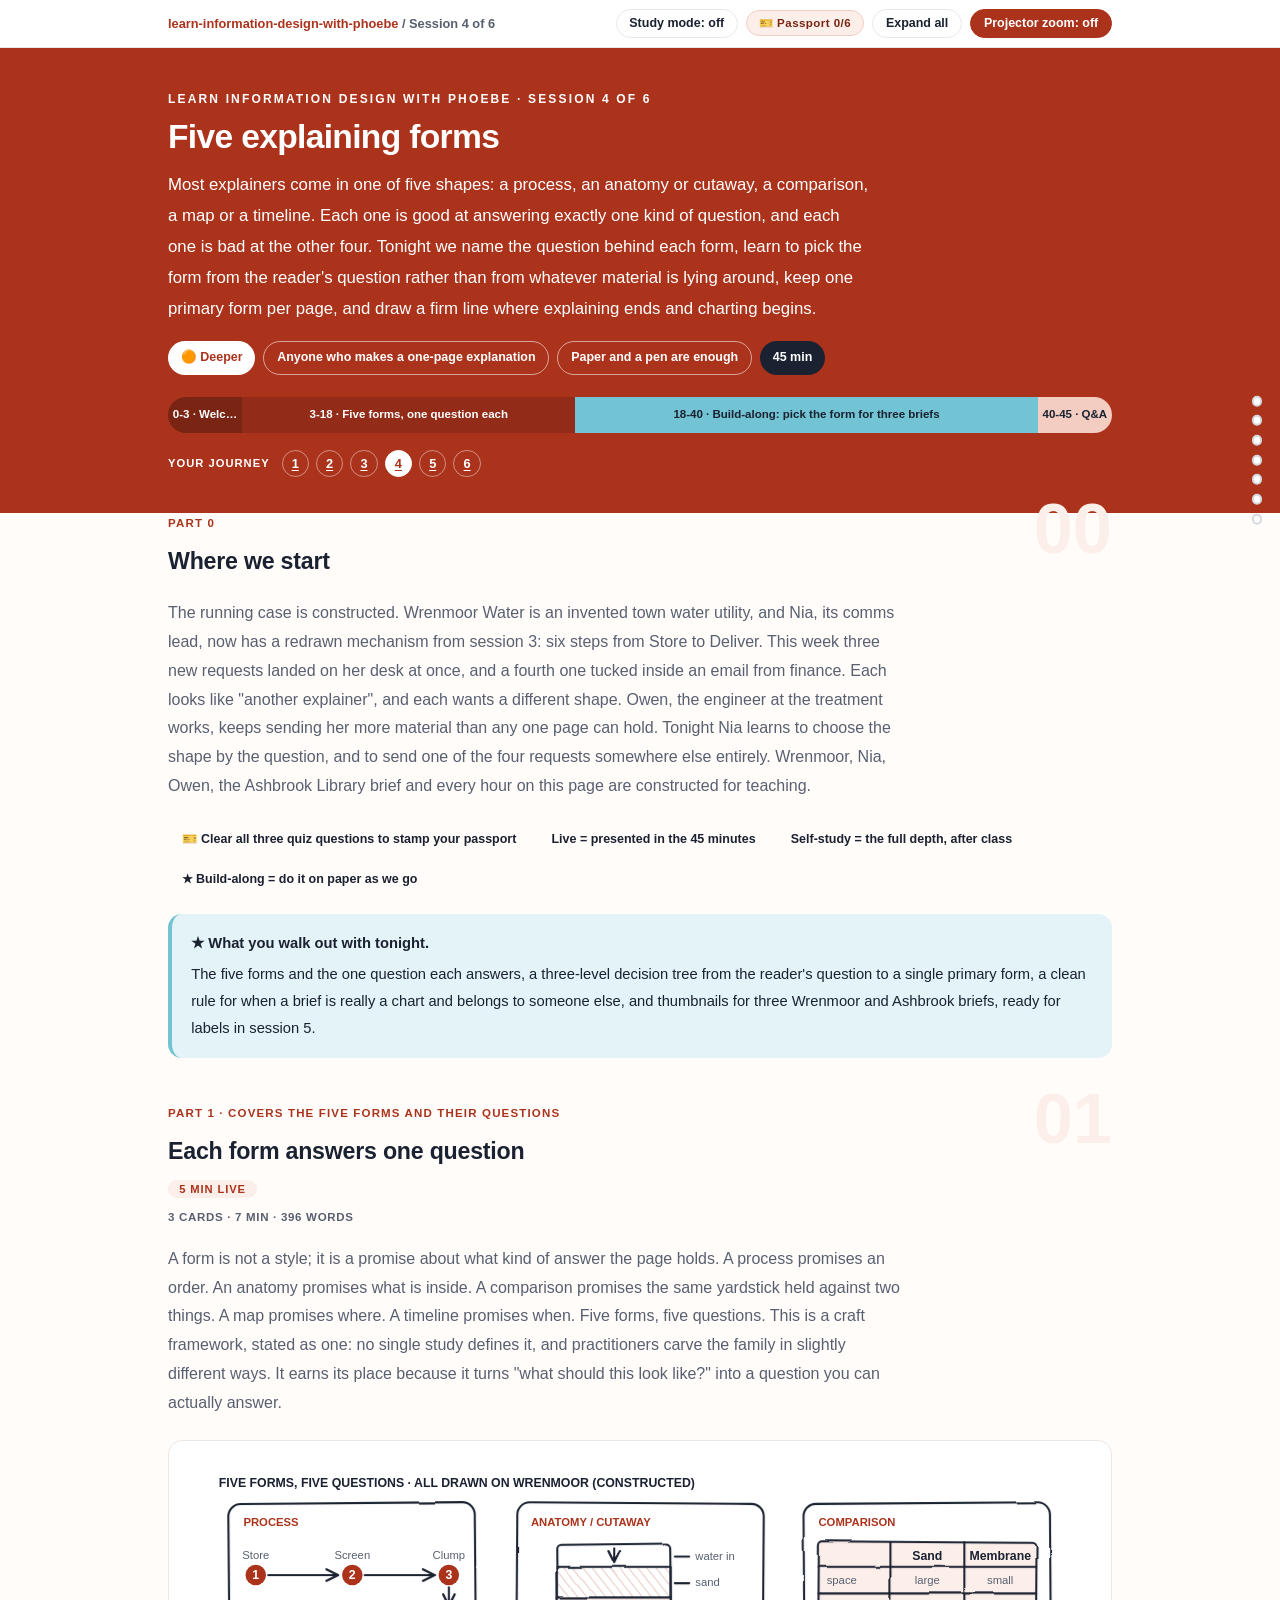
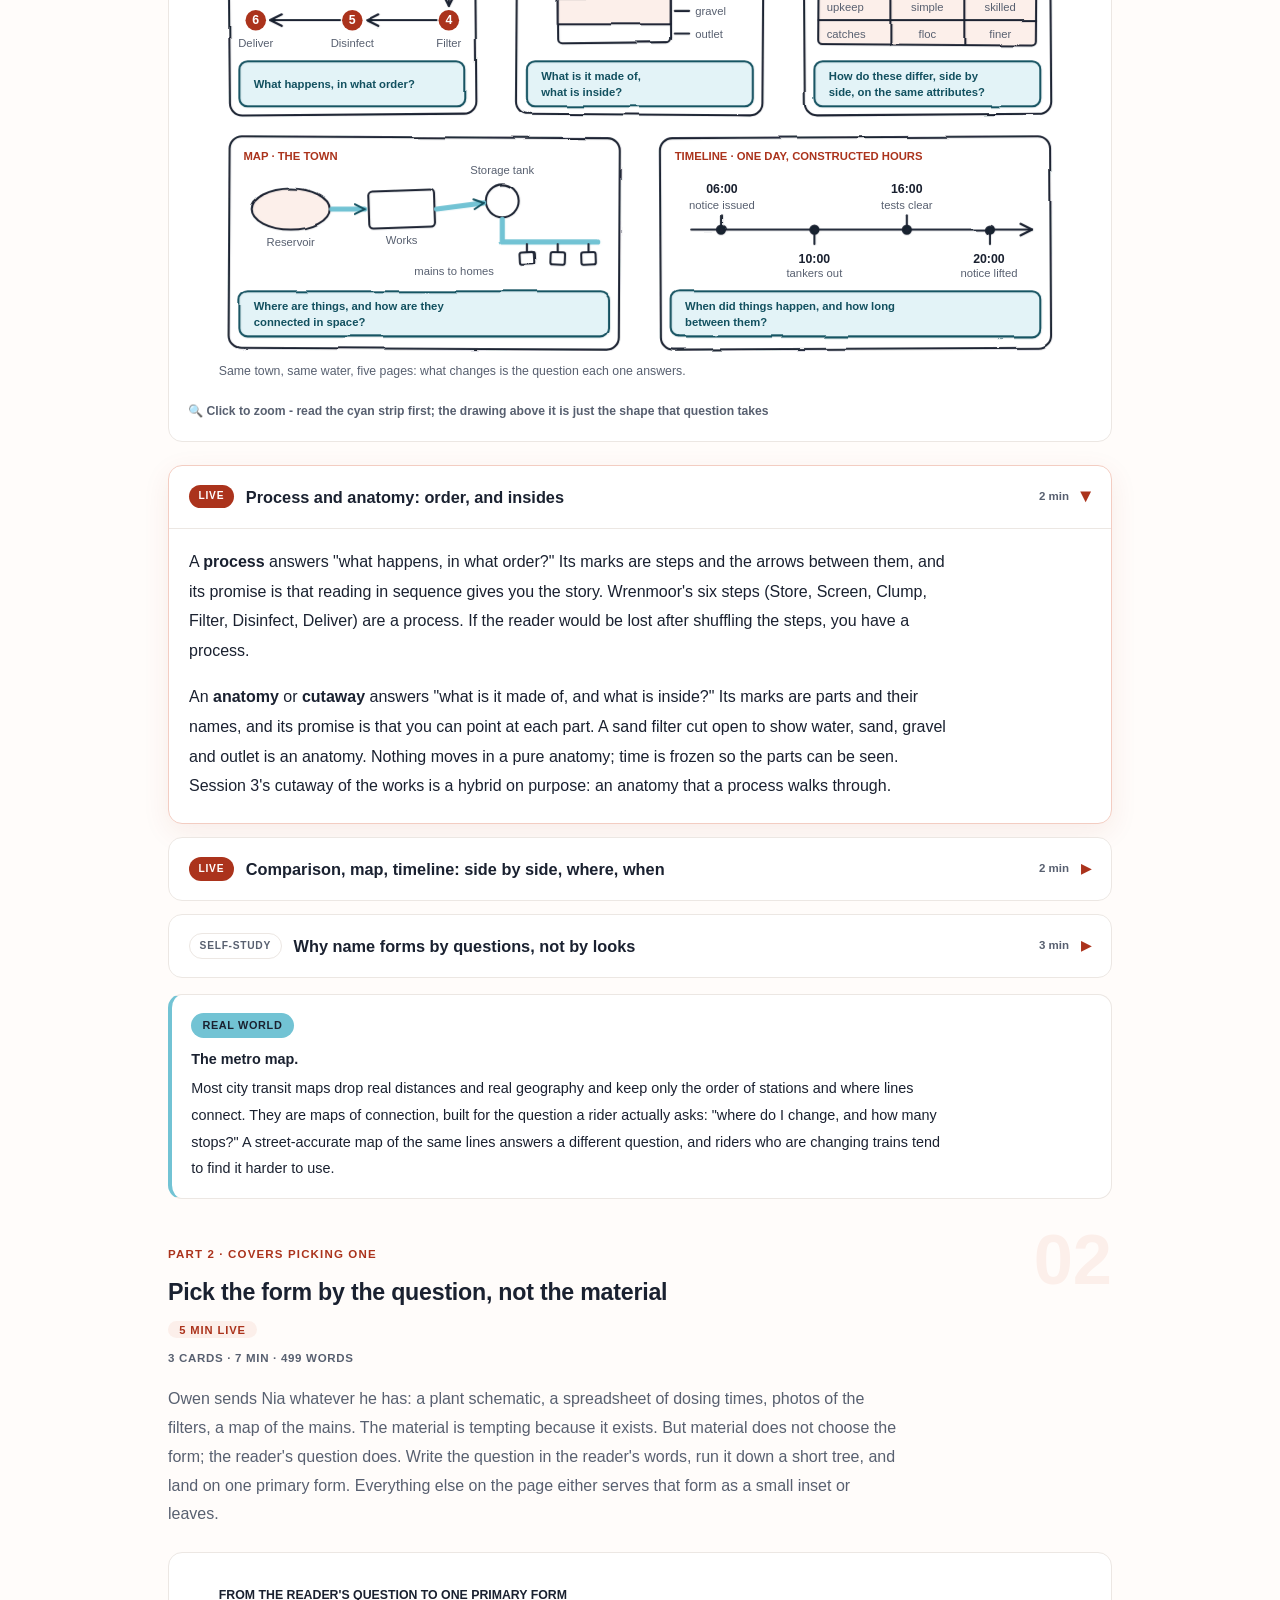
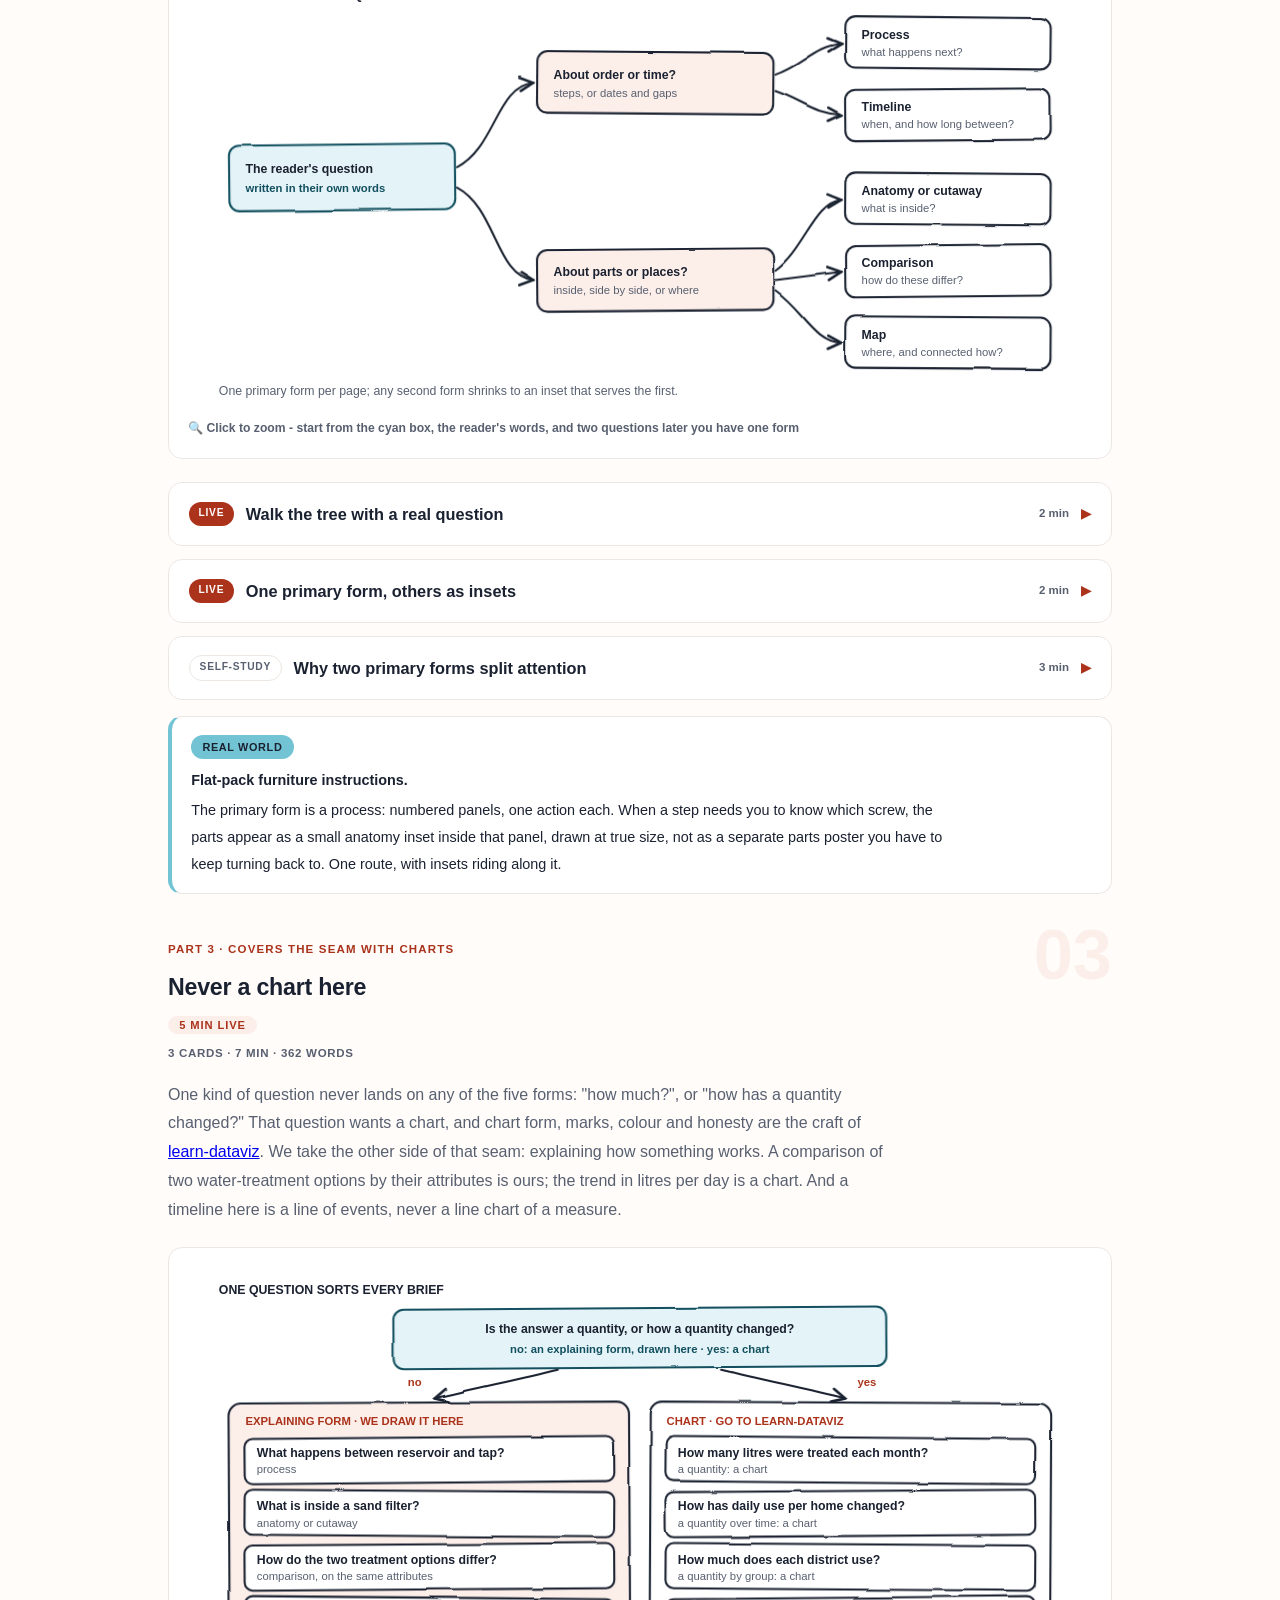
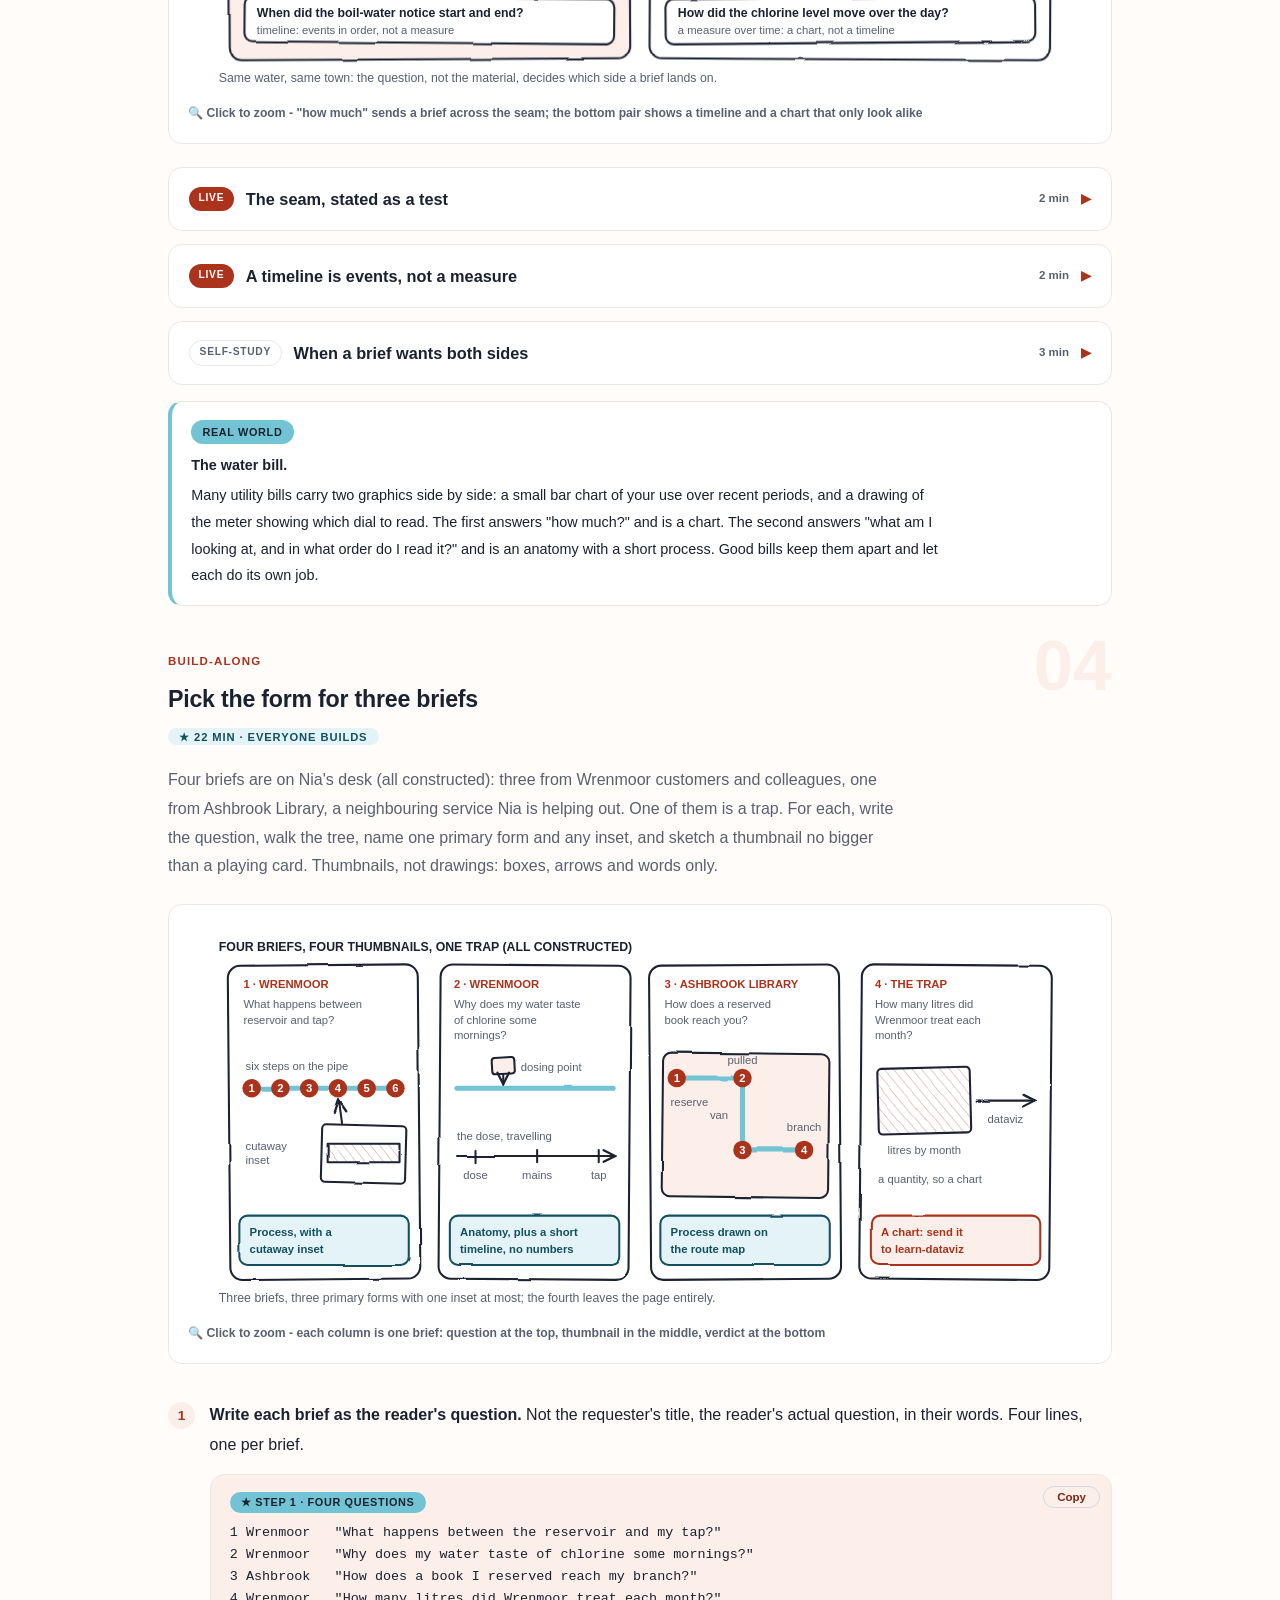
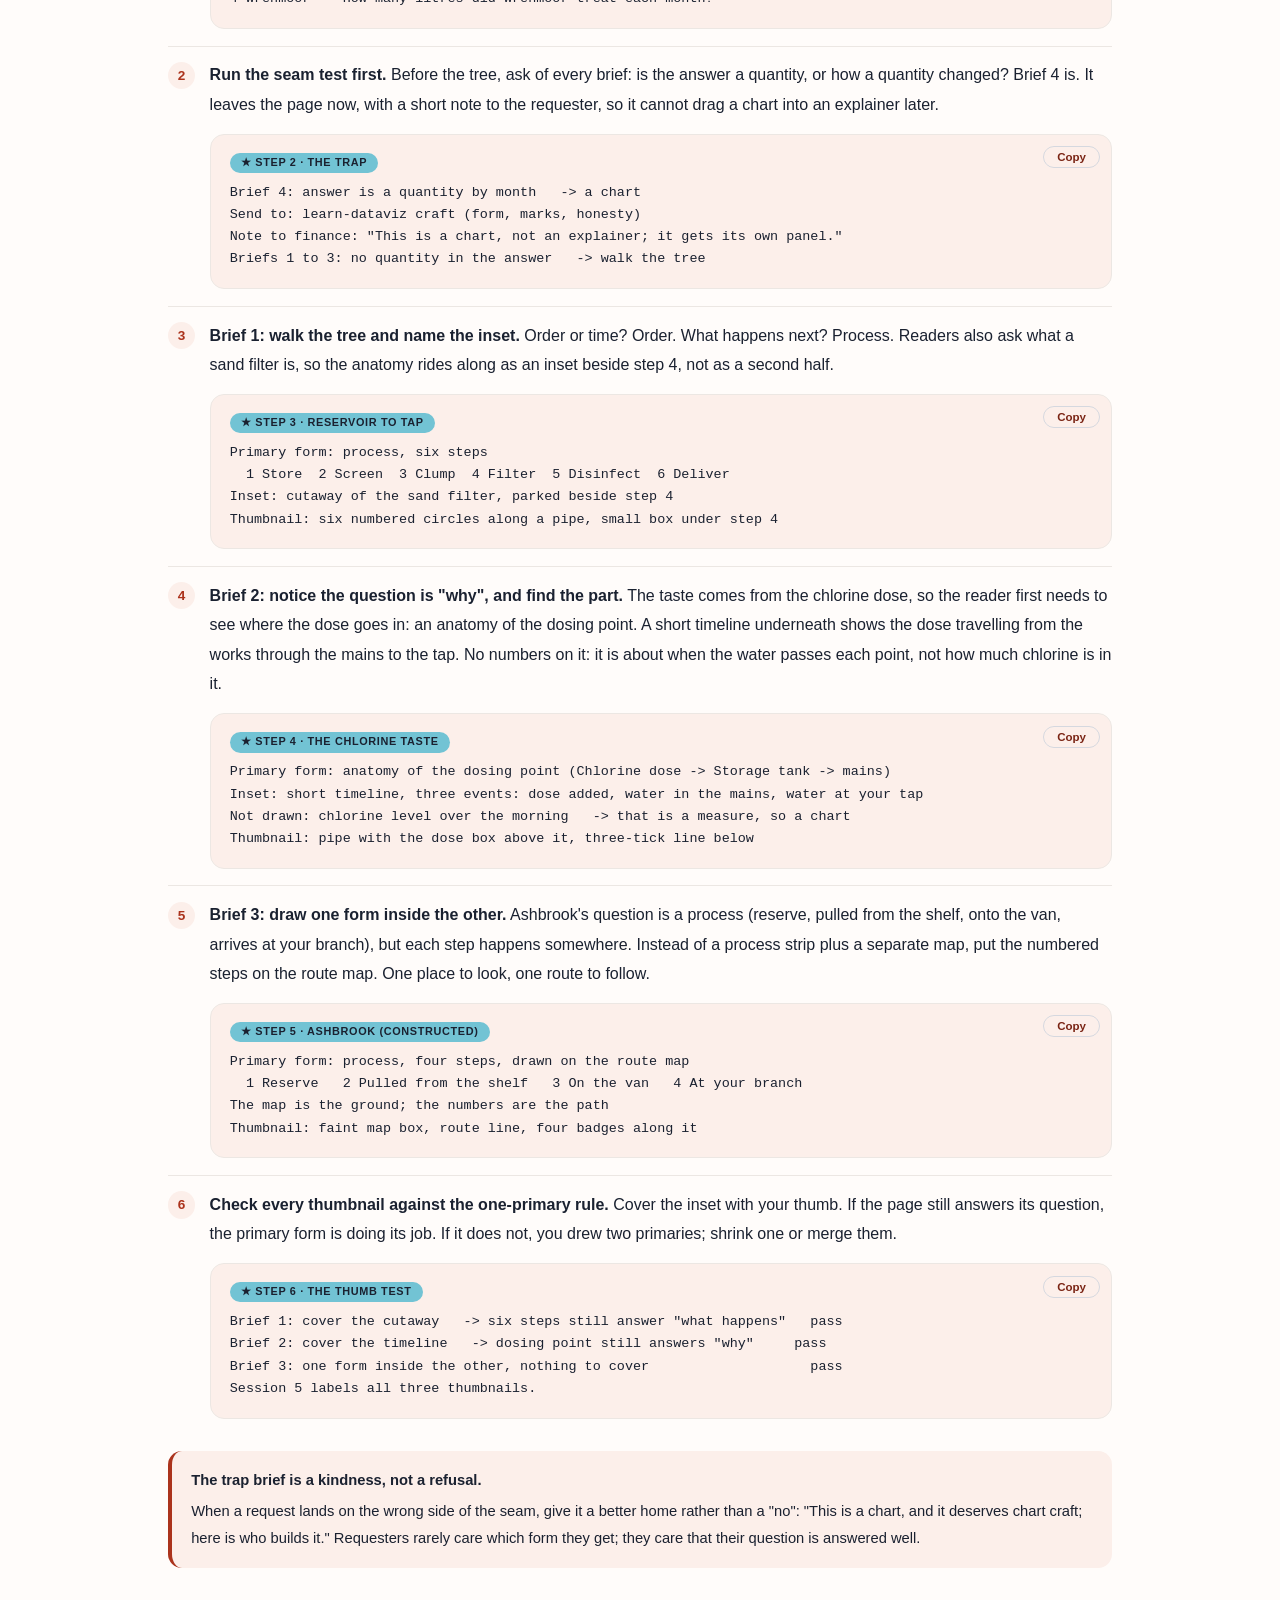
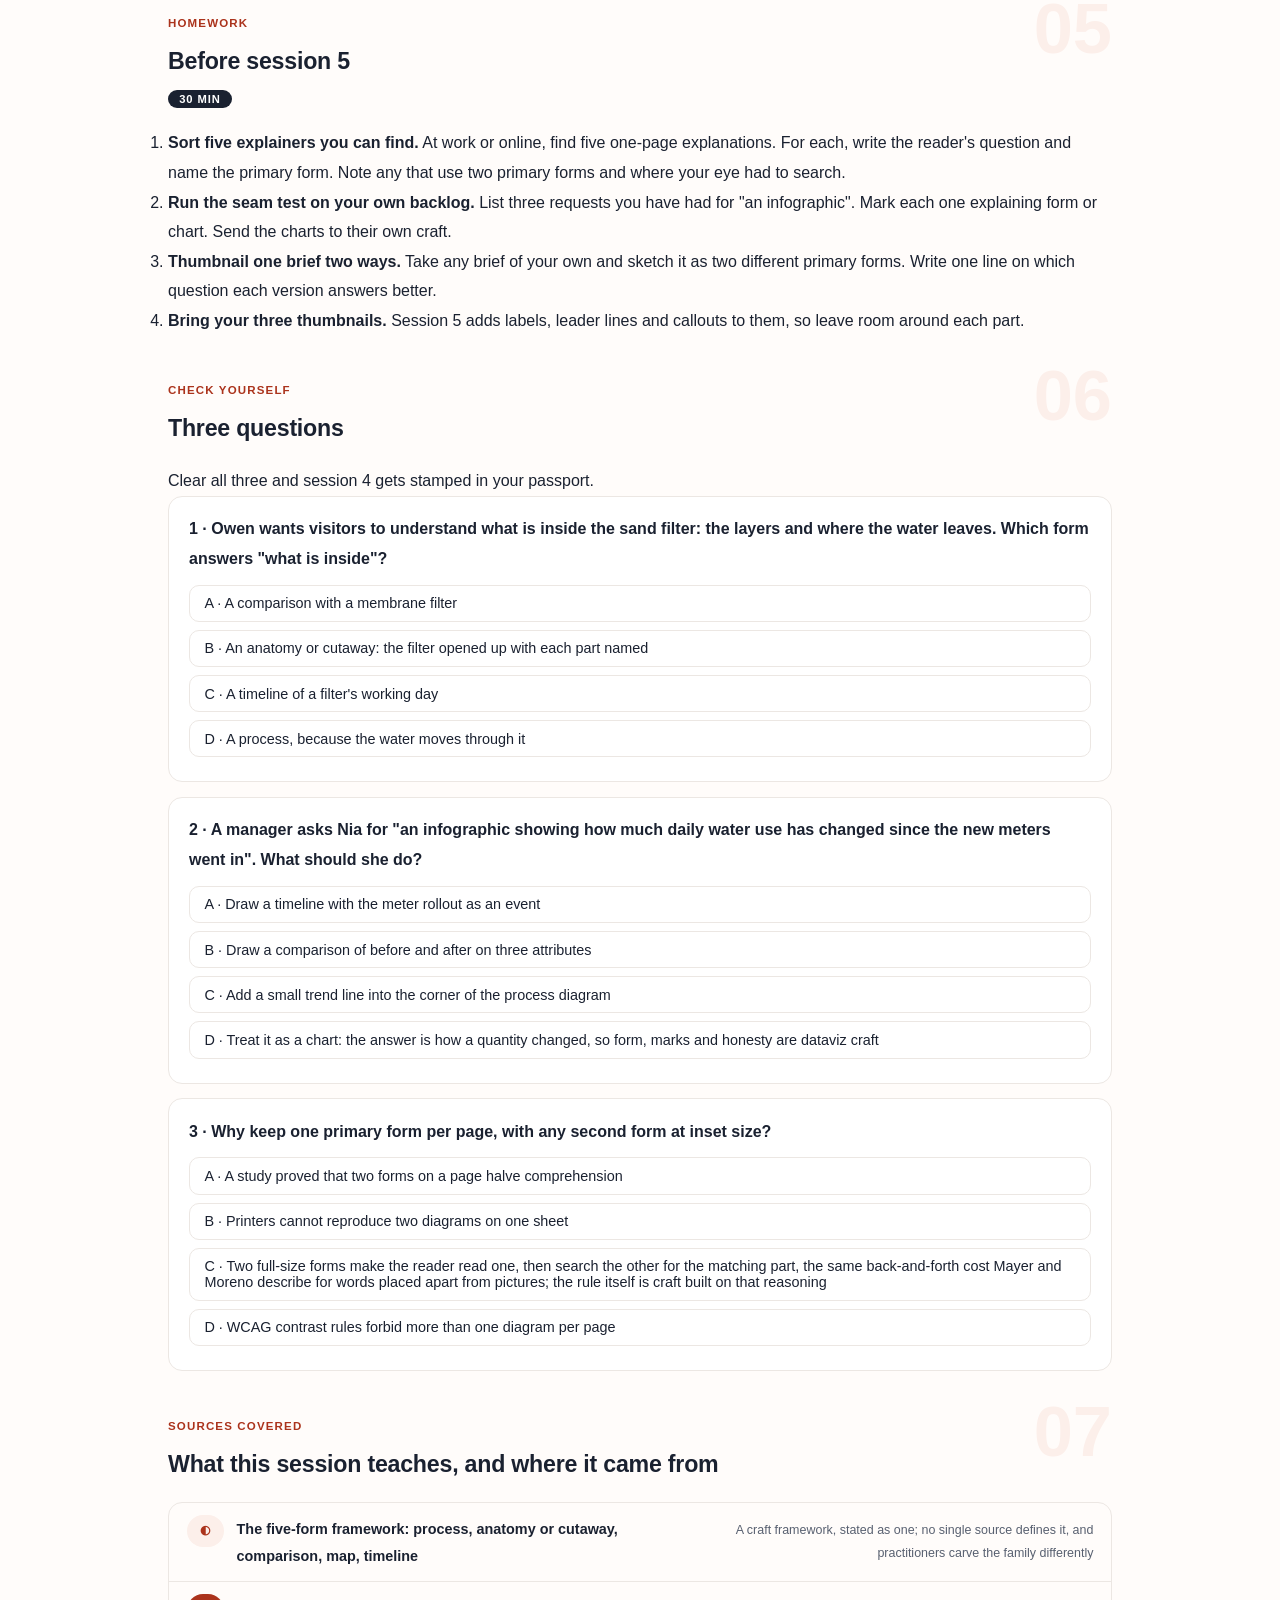
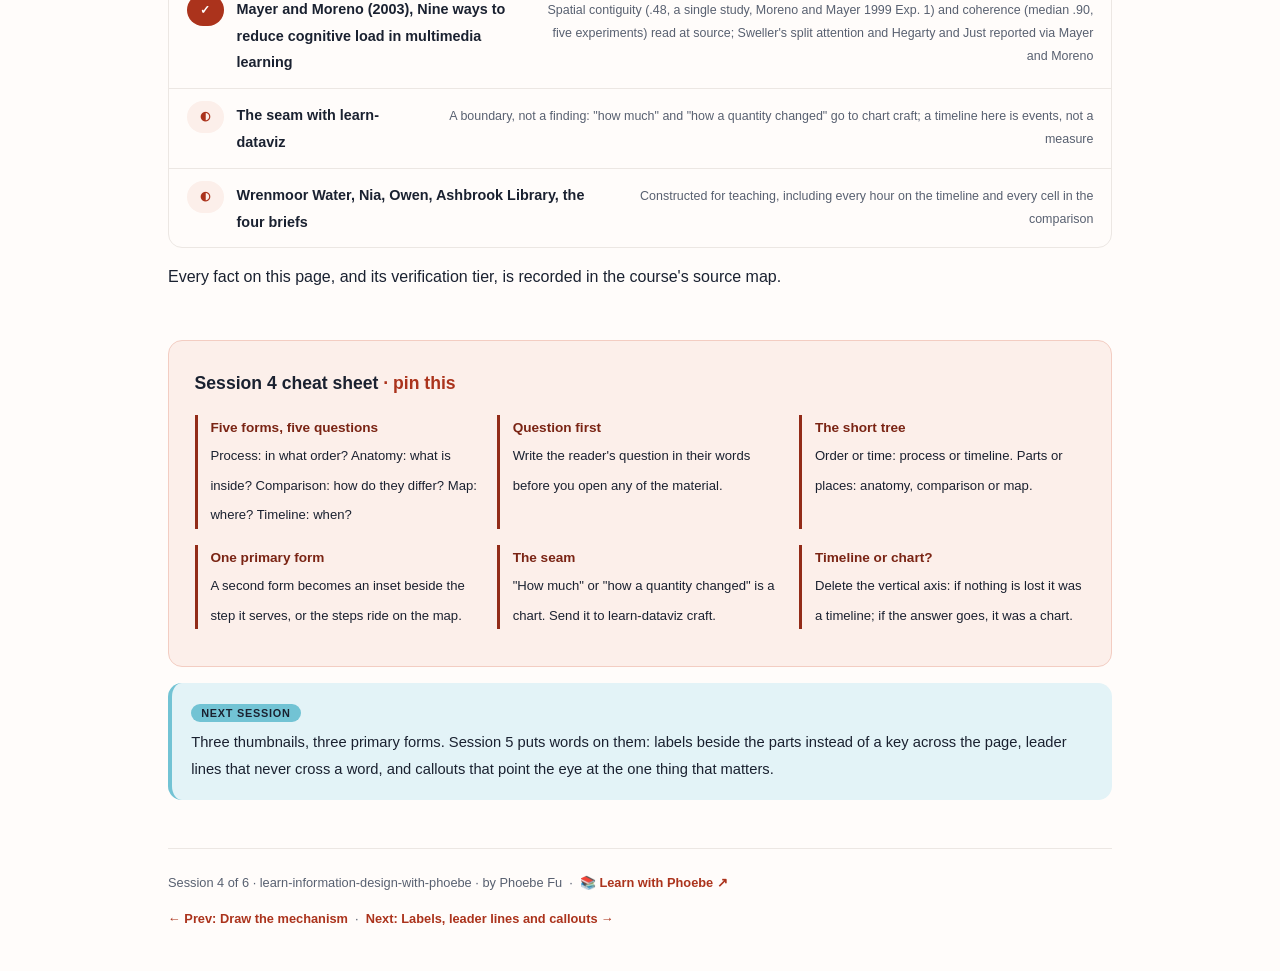
<file: courses/04-five-explaining-forms.html>
<!DOCTYPE html>
<html lang="en">
<head>
<meta charset="UTF-8">
<meta name="viewport" content="width=device-width, initial-scale=1.0">
<!-- social:start -->
<meta name="description" content="Session 4 of 6. Five explaining forms, process, anatomy or cutaway, comparison, map and timeline, each named by the one question it answers. How to pick one primary form per page, why a second form shrinks to an inset, and where explaining stops and charts begin.">
<meta property="og:type" content="article">
<meta property="og:site_name" content="Learn with Phoebe">
<meta property="og:title" content="Five explaining forms - learn information design with phoebe">
<meta property="og:description" content="Session 4 of 6. Pick the form by the reader's question, not by the material you happen to have. One primary form per page, and never a chart.">
<meta property="og:url" content="https://phoebefu6.github.io/learn-information-design-with-phoebe/courses/04-five-explaining-forms.html">
<meta property="og:image" content="https://phoebefu6.github.io/learn-information-design-with-phoebe/assets/og-cover.png">
<meta property="og:image:width" content="1200">
<meta property="og:image:height" content="630">
<meta name="twitter:card" content="summary_large_image">
<meta name="twitter:title" content="Five explaining forms - learn information design with phoebe">
<meta name="twitter:description" content="Session 4 of 6. Five forms, five questions, one primary form per page, and the seam with charts.">
<meta name="twitter:image" content="https://phoebefu6.github.io/learn-information-design-with-phoebe/assets/og-cover.png">
<!-- social:end -->
<title>Session 4 · Five explaining forms - learn information design with phoebe</title>
<link rel="stylesheet" href="../assets/style.css?v=2">
</head>
<body>

<div class="toolbar">
  <div class="wrap">
    <span class="crumb"><a href="../index.html">learn-information-design-with-phoebe</a> / Session 4 of 6</span>
    <button class="btn" id="toggle-all" type="button">Expand all</button>
    <button class="btn primary" id="zoom-toggle" type="button">Projector zoom: off</button>
  </div>
</div>

<header class="masthead">
  <div class="wrap">
    <div class="eyebrow">Learn Information Design with Phoebe · Session 4 of 6</div>
    <h1>Five explaining <span class="accent">forms</span></h1>
    <p class="sub">Most explainers come in one of five shapes: a process, an anatomy or cutaway, a comparison, a map or a timeline. Each one is good at answering exactly one kind of question, and each one is bad at the other four. Tonight we name the question behind each form, learn to pick the form from the reader's question rather than from whatever material is lying around, keep one primary form per page, and draw a firm line where explaining ends and charting begins.</p>
    <div class="chip-row">
      <span class="chip level">🟠 Deeper</span>
      <span class="chip audience">Anyone who makes a one-page explanation</span>
      <span class="chip audience">Paper and a pen are enough</span>
      <span class="chip time">45 min</span>
    </div>
    <div class="agenda">
      <span class="a1" style="flex:1">0-3 · Welcome</span>
      <span class="a2" style="flex:5">3-18 · Five forms, one question each</span>
      <span class="a3" style="flex:7">18-40 · Build-along: pick the form for three briefs</span>
      <span class="a4" style="flex:1">40-45 · Q&amp;A</span>
    </div>
  </div>
</header>

<main class="wrap">

  <section class="section" id="intro">
    <div class="section-kicker">
      <span class="klabel">Part 0</span>
      <h2>Where we start</h2>
    </div>
    <p class="lede">The running case is constructed. Wrenmoor Water is an invented town water utility, and Nia, its comms lead, now has a redrawn mechanism from session 3: six steps from Store to Deliver. This week three new requests landed on her desk at once, and a fourth one tucked inside an email from finance. Each looks like "another explainer", and each wants a different shape. Owen, the engineer at the treatment works, keeps sending her more material than any one page can hold. Tonight Nia learns to choose the shape by the question, and to send one of the four requests somewhere else entirely. Wrenmoor, Nia, Owen, the Ashbrook Library brief and every hour on this page are constructed for teaching.</p>

    <div class="legend">
      <span class="pill">🎫 Clear all three quiz questions to stamp your passport</span>
      <span class="pill">Live = presented in the 45 minutes</span>
      <span class="pill">Self-study = the full depth, after class</span>
      <span class="pill">★ Build-along = do it on paper as we go</span>
    </div>

    <div class="callout win">
      <p><strong>★ What you walk out with tonight.</strong> The five forms and the one question each answers, a three-level decision tree from the reader's question to a single primary form, a clean rule for when a brief is really a chart and belongs to someone else, and thumbnails for three Wrenmoor and Ashbrook briefs, ready for labels in session 5.</p>
    </div>
  </section>

  <section class="section" id="part-1">
    <div class="section-kicker">
      <span class="klabel">Part 1 · covers the five forms and their questions</span>
      <h2>Each form answers one question</h2>
      <span class="tag concept">5 min live</span>
    </div>
    <p class="lede">A form is not a style; it is a promise about what kind of answer the page holds. A process promises an order. An anatomy promises what is inside. A comparison promises the same yardstick held against two things. A map promises where. A timeline promises when. Five forms, five questions. This is a craft framework, stated as one: no single study defines it, and practitioners carve the family in slightly different ways. It earns its place because it turns "what should this look like?" into a question you can actually answer.</p>

    <figure class="zoomable">
      <svg viewBox="0 0 880 516" xmlns="http://www.w3.org/2000/svg" role="img" aria-label="Five small panels, each a miniature of one form drawn on the constructed Wrenmoor Water case. Process: six numbered steps, Store, Screen, Clump, Filter, Disinfect, Deliver, joined by arrows; it answers what happens, in what order. Anatomy or cutaway: a sand filter cut open showing water, sand, gravel and outlet; it answers what it is made of and what is inside. Comparison: a sand filter and a membrane side by side on space, upkeep and what they catch; it answers how they differ on the same attributes. Map: the town with the reservoir, the works, the storage tank and the mains to homes; it answers where things are and how they connect. Timeline: one day of a boil-water notice in constructed hours, issued at 06:00, tankers out at 10:00, tests clear at 16:00, lifted at 20:00; it answers when things happened and how long between.">
        <defs>
          <filter id="f4aSk" x="-3%" y="-3%" width="106%" height="106%"><feTurbulence type="fractalNoise" baseFrequency="0.02" numOctaves="2" seed="41" result="n"/><feDisplacementMap in="SourceGraphic" in2="n" scale="2.4" xChannelSelector="R" yChannelSelector="G"/></filter>
          <pattern id="f4aHc" patternUnits="userSpaceOnUse" width="7" height="7" patternTransform="rotate(-38)"><line x1="0" y1="0" x2="0" y2="7" stroke="#AB331C" stroke-width="1" opacity=".5"/></pattern>
          <marker id="f4aAr" viewBox="0 0 10 10" refX="9" refY="5" markerWidth="7" markerHeight="7" orient="auto"><path d="M1 1 L9 5 L1 9" fill="none" stroke="#1A2130" stroke-width="1.6" stroke-linecap="round"/></marker>
          <marker id="f4aAs" viewBox="0 0 10 10" refX="9" refY="5" markerUnits="userSpaceOnUse" markerWidth="12" markerHeight="12" orient="auto"><path d="M1 1 L9 5 L1 9" fill="none" stroke="#12505F" stroke-width="1.6" stroke-linecap="round"/></marker>
        </defs>
        <style>
          .f4aH { font: 800 12px Inter, sans-serif; fill: #1A2130; }
          .f4aL { font: 600 12px Inter, sans-serif; fill: #1A2130; }
          .f4aS { font: 400 11px Inter, sans-serif; fill: #586070; }
          .f4aB { font: 800 11px Inter, sans-serif; fill: #12505F; }
          .f4aA { font: 700 11px Inter, sans-serif; fill: #AB331C; }
          .f4aW { font: 800 12px Inter, sans-serif; fill: #FFFFFF; }
          .f4aN { font: 400 12px Inter, sans-serif; fill: #586070; }
        </style>

        <text class="f4aH" x="30" y="26">FIVE FORMS, FIVE QUESTIONS · ALL DRAWN ON WRENMOOR (CONSTRUCTED)</text>

        <g filter="url(#f4aSk)" fill="none" stroke="#1A2130" stroke-width="2" stroke-linecap="round" stroke-linejoin="round">
          <rect x="40" y="42" width="240" height="206" rx="12" transform="rotate(-0.5 160 145)" fill="#FFFFFF"/>
          <rect x="320" y="42" width="240" height="206" rx="12" transform="rotate(0.4 440 145)" fill="#FFFFFF"/>
          <rect x="600" y="42" width="240" height="206" rx="12" transform="rotate(-0.4 720 145)" fill="#FFFFFF"/>
          <rect x="40" y="270" width="380" height="206" rx="12" transform="rotate(0.3 230 373)" fill="#FFFFFF"/>
          <rect x="460" y="270" width="380" height="206" rx="12" transform="rotate(-0.3 650 373)" fill="#FFFFFF"/>

          <rect x="50" y="196" width="220" height="44" rx="8" fill="#E3F3F7" stroke="#12505F"/>
          <rect x="330" y="196" width="220" height="44" rx="8" fill="#E3F3F7" stroke="#12505F"/>
          <rect x="610" y="196" width="220" height="44" rx="8" fill="#E3F3F7" stroke="#12505F"/>
          <rect x="50" y="420" width="360" height="44" rx="8" fill="#E3F3F7" stroke="#12505F"/>
          <rect x="470" y="420" width="360" height="44" rx="8" fill="#E3F3F7" stroke="#12505F"/>

          <path d="M78 112 L146 112" marker-end="url(#f4aAr)"/>
          <path d="M172 112 L240 112" marker-end="url(#f4aAr)"/>
          <path d="M254 124 L254 142" marker-end="url(#f4aAr)"/>
          <path d="M242 156 L174 156" marker-end="url(#f4aAr)"/>
          <path d="M148 156 L80 156" marker-end="url(#f4aAr)"/>

          <rect x="360" y="82" width="110" height="96" rx="4" transform="rotate(-0.6 415 130)" fill="#FFFFFF"/>
          <rect x="360" y="104" width="110" height="30" fill="url(#f4aHc)"/>
          <rect x="360" y="134" width="110" height="26" fill="#FCEFEA"/>
          <path d="M415 86 L415 100" marker-end="url(#f4aAr)"/>
          <path d="M474 93 L488 93"/>
          <path d="M474 119 L488 119"/>
          <path d="M474 147 L488 147"/>
          <path d="M474 169 L488 169"/>

          <rect x="614" y="80" width="212" height="100" rx="4" transform="rotate(0.4 720 130)" fill="#FCEFEA"/>
          <path d="M614 104 L826 104"/>
          <path d="M614 130 L826 130"/>
          <path d="M614 156 L826 156"/>
          <path d="M684 80 L684 180"/>
          <path d="M756 80 L756 180"/>

          <ellipse cx="100" cy="340" rx="38" ry="20" fill="#FCEFEA"/>
          <rect x="176" y="322" width="64" height="36" rx="4" transform="rotate(-2 208 340)" fill="#FFFFFF"/>
          <circle cx="306" cy="332" r="16" fill="#FFFFFF"/>
          <path d="M140 340 L172 340" stroke="#72C3D4" stroke-width="5" marker-end="url(#f4aAs)"/>
          <path d="M242 340 L288 334" stroke="#72C3D4" stroke-width="5" marker-end="url(#f4aAs)"/>
          <path d="M306 350 L306 372 L398 372" stroke="#72C3D4" stroke-width="5"/>
          <path d="M330 374 L330 381"/>
          <path d="M360 374 L360 381"/>
          <path d="M390 374 L390 381"/>
          <rect x="323" y="382" width="14" height="12" rx="2" transform="rotate(-3 330 388)" fill="#FFFFFF"/>
          <rect x="353" y="382" width="14" height="12" rx="2" transform="rotate(2 360 388)" fill="#FFFFFF"/>
          <rect x="383" y="382" width="14" height="12" rx="2" transform="rotate(-2 390 388)" fill="#FFFFFF"/>

          <path d="M490 360 L822 360" marker-end="url(#f4aAr)"/>
          <path d="M520 346 L520 356"/>
          <path d="M700 346 L700 356"/>
          <path d="M610 364 L610 374"/>
          <path d="M780 364 L780 374"/>
          <circle cx="520" cy="360" r="4" fill="#1A2130"/>
          <circle cx="610" cy="360" r="4" fill="#1A2130"/>
          <circle cx="700" cy="360" r="4" fill="#1A2130"/>
          <circle cx="780" cy="360" r="4" fill="#1A2130"/>
        </g>

        <circle cx="66" cy="112" r="10" fill="#AB331C"/>
        <circle cx="160" cy="112" r="10" fill="#AB331C"/>
        <circle cx="254" cy="112" r="10" fill="#AB331C"/>
        <circle cx="254" cy="156" r="10" fill="#AB331C"/>
        <circle cx="160" cy="156" r="10" fill="#AB331C"/>
        <circle cx="66" cy="156" r="10" fill="#AB331C"/>
        <text class="f4aW" x="66" y="116" text-anchor="middle">1</text>
        <text class="f4aW" x="160" y="116" text-anchor="middle">2</text>
        <text class="f4aW" x="254" y="116" text-anchor="middle">3</text>
        <text class="f4aW" x="254" y="160" text-anchor="middle">4</text>
        <text class="f4aW" x="160" y="160" text-anchor="middle">5</text>
        <text class="f4aW" x="66" y="160" text-anchor="middle">6</text>

        <text class="f4aA" x="54" y="64">PROCESS</text>
        <text class="f4aS" x="66" y="96" text-anchor="middle">Store</text>
        <text class="f4aS" x="160" y="96" text-anchor="middle">Screen</text>
        <text class="f4aS" x="254" y="96" text-anchor="middle">Clump</text>
        <text class="f4aS" x="254" y="182" text-anchor="middle">Filter</text>
        <text class="f4aS" x="160" y="182" text-anchor="middle">Disinfect</text>
        <text class="f4aS" x="66" y="182" text-anchor="middle">Deliver</text>
        <text class="f4aB" x="64" y="222">What happens, in what order?</text>

        <text class="f4aA" x="334" y="64">ANATOMY / CUTAWAY</text>
        <text class="f4aS" x="494" y="97">water in</text>
        <text class="f4aS" x="494" y="123">sand</text>
        <text class="f4aS" x="494" y="151">gravel</text>
        <text class="f4aS" x="494" y="173">outlet</text>
        <text class="f4aB" x="344" y="214">What is it made of,</text>
        <text class="f4aB" x="344" y="230">what is inside?</text>

        <text class="f4aA" x="614" y="64">COMPARISON</text>
        <text class="f4aL" x="720" y="97" text-anchor="middle">Sand</text>
        <text class="f4aL" x="791" y="97" text-anchor="middle">Membrane</text>
        <text class="f4aS" x="622" y="121">space</text>
        <text class="f4aS" x="622" y="147">upkeep</text>
        <text class="f4aS" x="622" y="173">catches</text>
        <text class="f4aS" x="720" y="121" text-anchor="middle">large</text>
        <text class="f4aS" x="720" y="147" text-anchor="middle">simple</text>
        <text class="f4aS" x="720" y="173" text-anchor="middle">floc</text>
        <text class="f4aS" x="791" y="121" text-anchor="middle">small</text>
        <text class="f4aS" x="791" y="147" text-anchor="middle">skilled</text>
        <text class="f4aS" x="791" y="173" text-anchor="middle">finer</text>
        <text class="f4aB" x="624" y="214">How do these differ, side by</text>
        <text class="f4aB" x="624" y="230">side, on the same attributes?</text>

        <text class="f4aA" x="54" y="292">MAP · THE TOWN</text>
        <text class="f4aS" x="306" y="306" text-anchor="middle">Storage tank</text>
        <text class="f4aS" x="100" y="376" text-anchor="middle">Reservoir</text>
        <text class="f4aS" x="208" y="374" text-anchor="middle">Works</text>
        <text class="f4aS" x="298" y="404" text-anchor="end">mains to homes</text>
        <text class="f4aB" x="64" y="438">Where are things, and how are they</text>
        <text class="f4aB" x="64" y="454">connected in space?</text>

        <text class="f4aA" x="474" y="292">TIMELINE · ONE DAY, CONSTRUCTED HOURS</text>
        <text class="f4aL" x="520" y="324" text-anchor="middle">06:00</text>
        <text class="f4aS" x="520" y="340" text-anchor="middle">notice issued</text>
        <text class="f4aL" x="700" y="324" text-anchor="middle">16:00</text>
        <text class="f4aS" x="700" y="340" text-anchor="middle">tests clear</text>
        <text class="f4aL" x="610" y="392" text-anchor="middle">10:00</text>
        <text class="f4aS" x="610" y="406" text-anchor="middle">tankers out</text>
        <text class="f4aL" x="780" y="392" text-anchor="middle">20:00</text>
        <text class="f4aS" x="780" y="406" text-anchor="middle">notice lifted</text>
        <text class="f4aB" x="484" y="438">When did things happen, and how long</text>
        <text class="f4aB" x="484" y="454">between them?</text>

        <text class="f4aN" x="30" y="502">Same town, same water, five pages: what changes is the question each one answers.</text>
      </svg>
      <figcaption>🔍 Click to zoom - read the cyan strip first; the drawing above it is just the shape that question takes</figcaption>
    </figure>

    <details class="card" open>
      <summary><span class="mode live">Live</span>Process and anatomy: order, and insides<span class="mini">2 min</span><span class="caret">▶</span></summary>
      <div class="body">
        <p>A <strong>process</strong> answers "what happens, in what order?" Its marks are steps and the arrows between them, and its promise is that reading in sequence gives you the story. Wrenmoor's six steps (Store, Screen, Clump, Filter, Disinfect, Deliver) are a process. If the reader would be lost after shuffling the steps, you have a process.</p>
        <p>An <strong>anatomy</strong> or <strong>cutaway</strong> answers "what is it made of, and what is inside?" Its marks are parts and their names, and its promise is that you can point at each part. A sand filter cut open to show water, sand, gravel and outlet is an anatomy. Nothing moves in a pure anatomy; time is frozen so the parts can be seen. Session 3's cutaway of the works is a hybrid on purpose: an anatomy that a process walks through.</p>
      </div>
    </details>

    <details class="card">
      <summary><span class="mode live">Live</span>Comparison, map, timeline: side by side, where, when<span class="mini">2 min</span><span class="caret">▶</span></summary>
      <div class="body">
        <p>A <strong>comparison</strong> answers "how do these differ?" Its discipline is that both things are held against the same attributes, in the same order, so the eye can travel straight across. Two treatment options described in two separate paragraphs are not a comparison; the same two options in two columns against space, upkeep and what they catch are.</p>
        <p>A <strong>map</strong> answers "where are things, and how are they connected in space?" A map can be geographic (the town, the reservoir, the mains) or schematic, like a metro map that keeps the connections and lets the distances go. A <strong>timeline</strong> answers "when did things happen, and how long between?" Its marks are events on a line of time. The day of a boil-water notice, issued in the morning and lifted that evening (constructed hours), is a timeline.</p>
      </div>
    </details>

    <details class="card">
      <summary><span class="mode self">Self-study</span>Why name forms by questions, not by looks<span class="mini">3 min</span><span class="caret">▶</span></summary>
      <div class="body">
        <p>Galleries of explainers usually sort them by appearance: isometric, flat, illustrated, iconographic. That sorting helps when you are choosing a style and fails when you are choosing a structure, because two pages that look alike can answer different questions. Sorting by question makes the form testable: write the reader's question, then ask whether the page's structure is the shape of its answer.</p>
        <p>Be honest about the edges. The five-form family is a working framework, stated rather than measured. Some practitioners split "process" into cycles and flows, or fold "map" into a broader "structure" family; a family tree or an org chart sits awkwardly between anatomy and map. When a brief does not fit, do not force it. Name the question first, and the form usually follows.</p>
      </div>
    </details>

    <div class="callout example">
      <span class="ex-pill">Real world</span>
      <p><strong>The metro map.</strong> Most city transit maps drop real distances and real geography and keep only the order of stations and where lines connect. They are maps of connection, built for the question a rider actually asks: "where do I change, and how many stops?" A street-accurate map of the same lines answers a different question, and riders who are changing trains tend to find it harder to use.</p>
    </div>
  </section>

  <section class="section" id="part-2">
    <div class="section-kicker">
      <span class="klabel">Part 2 · covers picking one</span>
      <h2>Pick the form by the question, not the material</h2>
      <span class="tag concept">5 min live</span>
    </div>
    <p class="lede">Owen sends Nia whatever he has: a plant schematic, a spreadsheet of dosing times, photos of the filters, a map of the mains. The material is tempting because it exists. But material does not choose the form; the reader's question does. Write the question in the reader's words, run it down a short tree, and land on one primary form. Everything else on the page either serves that form as a small inset or leaves.</p>

    <figure class="zoomable">
      <svg viewBox="0 0 880 424" xmlns="http://www.w3.org/2000/svg" role="img" aria-label="A decision tree with three levels. The root is the reader's question, written in their words. It splits into two questions: is it about order or time, or is it about parts or places? Order or time leads to process, for what happens next, or timeline, for when and how long between. Parts or places leads to anatomy or cutaway, for what is inside; comparison, for how things differ; or map, for where and how connected.">
        <defs>
          <filter id="f4bSk" x="-3%" y="-3%" width="106%" height="106%"><feTurbulence type="fractalNoise" baseFrequency="0.02" numOctaves="2" seed="43" result="n"/><feDisplacementMap in="SourceGraphic" in2="n" scale="2.4" xChannelSelector="R" yChannelSelector="G"/></filter>
          <pattern id="f4bHc" patternUnits="userSpaceOnUse" width="7" height="7" patternTransform="rotate(-38)"><line x1="0" y1="0" x2="0" y2="7" stroke="#AB331C" stroke-width="1" opacity=".5"/></pattern>
          <marker id="f4bAr" viewBox="0 0 10 10" refX="9" refY="5" markerWidth="8" markerHeight="8" orient="auto"><path d="M1 1 L9 5 L1 9" fill="none" stroke="#1A2130" stroke-width="1.6" stroke-linecap="round"/></marker>
        </defs>
        <style>
          .f4bH { font: 800 12px Inter, sans-serif; fill: #1A2130; }
          .f4bL { font: 600 12px Inter, sans-serif; fill: #1A2130; }
          .f4bS { font: 400 11px Inter, sans-serif; fill: #586070; }
          .f4bB { font: 800 11px Inter, sans-serif; fill: #12505F; }
          .f4bA { font: 700 11px Inter, sans-serif; fill: #AB331C; }
          .f4bN { font: 400 12px Inter, sans-serif; fill: #586070; }
        </style>

        <text class="f4bH" x="30" y="26">FROM THE READER'S QUESTION TO ONE PRIMARY FORM</text>

        <g filter="url(#f4bSk)" fill="none" stroke="#1A2130" stroke-width="2" stroke-linecap="round" stroke-linejoin="round">
          <rect x="40" y="168" width="220" height="64" rx="10" transform="rotate(-0.6 150 200)" fill="#E3F3F7" stroke="#12505F"/>
          <rect x="340" y="78" width="230" height="60" rx="10" transform="rotate(0.5 455 108)" fill="#FCEFEA"/>
          <rect x="340" y="270" width="230" height="60" rx="10" transform="rotate(-0.5 455 300)" fill="#FCEFEA"/>
          <rect x="640" y="44" width="200" height="50" rx="10" transform="rotate(0.6 740 69)" fill="#FFFFFF"/>
          <rect x="640" y="114" width="200" height="50" rx="10" transform="rotate(-0.5 740 139)" fill="#FFFFFF"/>
          <rect x="640" y="196" width="200" height="50" rx="10" transform="rotate(0.5 740 221)" fill="#FFFFFF"/>
          <rect x="640" y="266" width="200" height="50" rx="10" transform="rotate(-0.6 740 291)" fill="#FFFFFF"/>
          <rect x="640" y="336" width="200" height="50" rx="10" transform="rotate(0.4 740 361)" fill="#FFFFFF"/>
          <path d="M262 190 C300 170 300 112 336 108" marker-end="url(#f4bAr)"/>
          <path d="M262 210 C300 230 300 296 336 300" marker-end="url(#f4bAr)"/>
          <path d="M572 100 C600 90 610 72 636 70" marker-end="url(#f4bAr)"/>
          <path d="M572 116 C600 126 610 138 636 139" marker-end="url(#f4bAr)"/>
          <path d="M572 290 C600 270 610 224 636 222" marker-end="url(#f4bAr)"/>
          <path d="M572 300 L636 292" marker-end="url(#f4bAr)"/>
          <path d="M572 310 C600 330 610 360 636 361" marker-end="url(#f4bAr)"/>
        </g>

        <text class="f4bL" x="56" y="196">The reader's question</text>
        <text class="f4bB" x="56" y="214">written in their own words</text>

        <text class="f4bL" x="356" y="104">About order or time?</text>
        <text class="f4bS" x="356" y="122">steps, or dates and gaps</text>
        <text class="f4bL" x="356" y="296">About parts or places?</text>
        <text class="f4bS" x="356" y="314">inside, side by side, or where</text>

        <text class="f4bL" x="656" y="65">Process</text>
        <text class="f4bS" x="656" y="82">what happens next?</text>
        <text class="f4bL" x="656" y="135">Timeline</text>
        <text class="f4bS" x="656" y="152">when, and how long between?</text>
        <text class="f4bL" x="656" y="217">Anatomy or cutaway</text>
        <text class="f4bS" x="656" y="234">what is inside?</text>
        <text class="f4bL" x="656" y="287">Comparison</text>
        <text class="f4bS" x="656" y="304">how do these differ?</text>
        <text class="f4bL" x="656" y="357">Map</text>
        <text class="f4bS" x="656" y="374">where, and connected how?</text>

        <text class="f4bN" x="30" y="412">One primary form per page; any second form shrinks to an inset that serves the first.</text>
      </svg>
      <figcaption>🔍 Click to zoom - start from the cyan box, the reader's words, and two questions later you have one form</figcaption>
    </figure>

    <details class="card">
      <summary><span class="mode live">Live</span>Walk the tree with a real question<span class="mini">2 min</span><span class="caret">▶</span></summary>
      <div class="body">
        <p>A customer writes: "Why was I told to boil my water on Tuesday, and when was it safe again?" Step one, write it down in their words. Step two, the first split: is it about order or time, or about parts or places? It is about time. Step three: does it want the sequence of what happens, or when, and how long between? It names two moments, so it is a timeline.</p>
        <p>Now notice what Nia did not do. She did not reach for the plant schematic because Owen had one ready, and she did not open with the map of the mains because maps look impressive. The tree is short on purpose: three levels and five outcomes is about as much as anyone will run in their head during a meeting.</p>
      </div>
    </details>

    <details class="card">
      <summary><span class="mode live">Live</span>One primary form, others as insets<span class="mini">2 min</span><span class="caret">▶</span></summary>
      <div class="body">
        <p>Real briefs often want two forms. "What happens between reservoir and tap" is a process, but the reader also wonders what a sand filter looks like inside. The fix is not two equal halves. It is one primary form that owns the page and the reading path, plus a small inset that answers the side question right next to the step it belongs to: a cutaway of the filter, tucked beside step 4.</p>
        <p>The working rule is one primary form per page, with any other form at inset size. That rule is craft. The nearest evidence comes from Mayer and Moreno (2003): when on-screen text is placed apart from the part of the graphic it describes, learners have to scan back and forth, and placing the words near the matching part gives the <strong>spatial contiguity effect</strong>, an effect size of .48 in a single study (Moreno and Mayer 1999, Experiment 1). Sweller called the cost of separation the <strong>split-attention effect</strong> (reported, via Mayer and Moreno). Those studies measured words separated from pictures, not two forms competing on one page; we extend the reasoning, and say so.</p>
      </div>
    </details>

    <details class="card">
      <summary><span class="mode self">Self-study</span>Why two primary forms split attention<span class="mini">3 min</span><span class="caret">▶</span></summary>
      <div class="body">
        <p>Picture a page with a process along the top and a map of the same pipes filling the bottom, both full size. The reader reads step 3 above, then hunts for where step 3 happens below, then comes back for step 4. That is the back-and-forth scanning Mayer and Moreno describe for separated text and graphics, and the eye-movement pattern they report from Hegarty and Just (1989): read a piece of text, then look for the matching part of the picture (reported, via Mayer and Moreno). Two full-size forms build that search into the page.</p>
        <p>The cure, in practice, is either to draw one form inside the other (the process steps ride on the map, so there is only one place to look) or to shrink the second form to an inset parked beside the step it serves. Either way the reader has one route. The coherence effect from session 1 points the same way: material that does not serve the question competes with it, and cutting it helped understanding, median effect size .90 over five experiments (Mayer and Moreno, 2003).</p>
      </div>
    </details>

    <div class="callout example">
      <span class="ex-pill">Real world</span>
      <p><strong>Flat-pack furniture instructions.</strong> The primary form is a process: numbered panels, one action each. When a step needs you to know which screw, the parts appear as a small anatomy inset inside that panel, drawn at true size, not as a separate parts poster you have to keep turning back to. One route, with insets riding along it.</p>
    </div>
  </section>

  <section class="section" id="part-3">
    <div class="section-kicker">
      <span class="klabel">Part 3 · covers the seam with charts</span>
      <h2>Never a chart here</h2>
      <span class="tag concept">5 min live</span>
    </div>
    <p class="lede">One kind of question never lands on any of the five forms: "how much?", or "how has a quantity changed?" That question wants a chart, and chart form, marks, colour and honesty are the craft of <a href="https://phoebefu6.github.io/learn-dataviz-with-phoebe/">learn-dataviz</a>. We take the other side of that seam: explaining how something works. A comparison of two water-treatment options by their attributes is ours; the trend in litres per day is a chart. And a timeline here is a line of events, never a line chart of a measure.</p>

    <figure class="zoomable">
      <svg viewBox="0 0 880 414" xmlns="http://www.w3.org/2000/svg" role="img" aria-label="A sorter. At the top, the dividing rule as a question: is the answer a quantity, or how a quantity changed? No leads to the left bin, explaining forms drawn here: what happens between reservoir and tap, a process; what is inside a sand filter, an anatomy; how the two treatment options differ, a comparison on the same attributes; when the boil-water notice started and ended, a timeline of events. Yes leads to the right bin, charts, go to learn-dataviz: litres treated each month, daily use per home over time, use by district, and the chlorine level over the day, which is a measure over time and so a line chart, not a timeline.">
        <defs>
          <filter id="f4cSk" x="-3%" y="-3%" width="106%" height="106%"><feTurbulence type="fractalNoise" baseFrequency="0.02" numOctaves="2" seed="47" result="n"/><feDisplacementMap in="SourceGraphic" in2="n" scale="2.4" xChannelSelector="R" yChannelSelector="G"/></filter>
          <pattern id="f4cHc" patternUnits="userSpaceOnUse" width="7" height="7" patternTransform="rotate(-38)"><line x1="0" y1="0" x2="0" y2="7" stroke="#AB331C" stroke-width="1" opacity=".5"/></pattern>
          <marker id="f4cAr" viewBox="0 0 10 10" refX="9" refY="5" markerWidth="8" markerHeight="8" orient="auto"><path d="M1 1 L9 5 L1 9" fill="none" stroke="#1A2130" stroke-width="1.6" stroke-linecap="round"/></marker>
        </defs>
        <style>
          .f4cH { font: 800 12px Inter, sans-serif; fill: #1A2130; }
          .f4cL { font: 600 12px Inter, sans-serif; fill: #1A2130; }
          .f4cS { font: 400 11px Inter, sans-serif; fill: #586070; }
          .f4cB { font: 800 11px Inter, sans-serif; fill: #12505F; }
          .f4cA { font: 700 11px Inter, sans-serif; fill: #AB331C; }
          .f4cN { font: 400 12px Inter, sans-serif; fill: #586070; }
        </style>

        <text class="f4cH" x="30" y="26">ONE QUESTION SORTS EVERY BRIEF</text>

        <g filter="url(#f4cSk)" fill="none" stroke="#1A2130" stroke-width="2" stroke-linecap="round" stroke-linejoin="round">
          <rect x="200" y="40" width="480" height="58" rx="10" transform="rotate(-0.4 440 69)" fill="#E3F3F7" stroke="#12505F"/>
          <path d="M360 100 C320 110 280 118 240 128" marker-end="url(#f4cAr)"/>
          <path d="M520 100 C560 110 600 118 640 128" marker-end="url(#f4cAr)"/>
          <rect x="40" y="132" width="390" height="250" rx="12" transform="rotate(-0.3 235 257)" fill="#FCEFEA"/>
          <rect x="450" y="132" width="390" height="250" rx="12" transform="rotate(0.3 645 257)" fill="#FFFFFF"/>
          <rect x="55" y="166" width="360" height="44" rx="8" transform="rotate(-0.5 235 188)" fill="#FFFFFF"/>
          <rect x="55" y="218" width="360" height="44" rx="8" transform="rotate(0.4 235 240)" fill="#FFFFFF"/>
          <rect x="55" y="270" width="360" height="44" rx="8" transform="rotate(-0.4 235 292)" fill="#FFFFFF"/>
          <rect x="55" y="322" width="360" height="44" rx="8" transform="rotate(0.5 235 344)" fill="#FFFFFF"/>
          <rect x="465" y="166" width="360" height="44" rx="8" transform="rotate(0.5 645 188)" fill="#FFFFFF"/>
          <rect x="465" y="218" width="360" height="44" rx="8" transform="rotate(-0.4 645 240)" fill="#FFFFFF"/>
          <rect x="465" y="270" width="360" height="44" rx="8" transform="rotate(0.4 645 292)" fill="#FFFFFF"/>
          <rect x="465" y="322" width="360" height="44" rx="8" transform="rotate(-0.5 645 344)" fill="#FFFFFF"/>
        </g>

        <text class="f4cL" x="440" y="64" text-anchor="middle">Is the answer a quantity, or how a quantity changed?</text>
        <text class="f4cB" x="440" y="84" text-anchor="middle">no: an explaining form, drawn here · yes: a chart</text>
        <text class="f4cA" x="214" y="116">no</text>
        <text class="f4cA" x="652" y="116">yes</text>

        <text class="f4cA" x="56" y="154">EXPLAINING FORM · WE DRAW IT HERE</text>
        <text class="f4cL" x="67" y="185">What happens between reservoir and tap?</text>
        <text class="f4cS" x="67" y="201">process</text>
        <text class="f4cL" x="67" y="237">What is inside a sand filter?</text>
        <text class="f4cS" x="67" y="253">anatomy or cutaway</text>
        <text class="f4cL" x="67" y="289">How do the two treatment options differ?</text>
        <text class="f4cS" x="67" y="305">comparison, on the same attributes</text>
        <text class="f4cL" x="67" y="341">When did the boil-water notice start and end?</text>
        <text class="f4cS" x="67" y="357">timeline: events in order, not a measure</text>

        <text class="f4cA" x="466" y="154">CHART · GO TO LEARN-DATAVIZ</text>
        <text class="f4cL" x="477" y="185">How many litres were treated each month?</text>
        <text class="f4cS" x="477" y="201">a quantity: a chart</text>
        <text class="f4cL" x="477" y="237">How has daily use per home changed?</text>
        <text class="f4cS" x="477" y="253">a quantity over time: a chart</text>
        <text class="f4cL" x="477" y="289">How much does each district use?</text>
        <text class="f4cS" x="477" y="305">a quantity by group: a chart</text>
        <text class="f4cL" x="477" y="341">How did the chlorine level move over the day?</text>
        <text class="f4cS" x="477" y="357">a measure over time: a chart, not a timeline</text>

        <text class="f4cN" x="30" y="404">Same water, same town: the question, not the material, decides which side a brief lands on.</text>
      </svg>
      <figcaption>🔍 Click to zoom - "how much" sends a brief across the seam; the bottom pair shows a timeline and a chart that only look alike</figcaption>
    </figure>

    <details class="card">
      <summary><span class="mode live">Live</span>The seam, stated as a test<span class="mini">2 min</span><span class="caret">▶</span></summary>
      <div class="body">
        <p>Ask one question of any brief: is the answer a quantity, or how a quantity changed? If yes, it is a chart, and the decisions that matter (which chart form, which marks, which scale, how to keep it honest) are the craft of <a href="https://phoebefu6.github.io/learn-dataviz-with-phoebe/">learn-dataviz</a>. If no, it is one of the five explaining forms, and it stays here.</p>
        <p>The test is about the answer, not about whether numbers appear. A comparison of two treatment options can hold a few values in its cells and still be a comparison, because the reader's question is "how do these differ, attribute by attribute?" The moment the question becomes "how many litres per day, month by month?", the answer is the shape of a quantity, and that shape is a chart.</p>
      </div>
    </details>

    <details class="card">
      <summary><span class="mode live">Live</span>A timeline is events, not a measure<span class="mini">2 min</span><span class="caret">▶</span></summary>
      <div class="body">
        <p>The most common mix-up at this seam is the timeline. A timeline in an explainer is a line of time with events on it: the notice issued, the tankers out, the tests clear, the notice lifted. Its question is "when, and how long between?" A line that rises and falls with the chlorine level through the day looks similar, because it also has time along the bottom, but its question is "how much, and how did it change?" That is a line chart of a measure, and it belongs across the seam.</p>
        <p>A useful check: if you could delete the vertical axis and nothing would be lost, you have a timeline. If deleting it destroys the answer, you have a chart.</p>
      </div>
    </details>

    <details class="card">
      <summary><span class="mode self">Self-study</span>When a brief wants both sides<span class="mini">3 min</span><span class="caret">▶</span></summary>
      <div class="body">
        <p>Finance asks Nia for "how our treatment works, and how much we treated last year". That is two questions on one sheet. Split it. The explainer answers the first; a chart, made with chart craft, answers the second, and sits on its own panel or its own page. Folding a monthly volume line into the corner of the process diagram gives a chart without a chart's care and a process with a second primary form.</p>
        <p>Neighbouring seams follow the same logic. How visual weight pulls the eye on a screen is <a href="https://phoebefu6.github.io/learn-dashboard-design-with-phoebe/courses/02-hierarchy-first-glance.html">learn-dashboard-design session 2</a>; how a story runs across several slides is <a href="https://phoebefu6.github.io/learn-visual-storytelling-with-phoebe/">learn-visual-storytelling</a>. We stay on the single page that explains how something works.</p>
      </div>
    </details>

    <div class="callout example">
      <span class="ex-pill">Real world</span>
      <p><strong>The water bill.</strong> Many utility bills carry two graphics side by side: a small bar chart of your use over recent periods, and a drawing of the meter showing which dial to read. The first answers "how much?" and is a chart. The second answers "what am I looking at, and in what order do I read it?" and is an anatomy with a short process. Good bills keep them apart and let each do its own job.</p>
    </div>
  </section>

  <section class="section" id="demo-1">
    <div class="section-kicker">
      <span class="klabel">Build-along</span>
      <h2>Pick the form for three briefs</h2>
      <span class="tag demo">★ 22 min · everyone builds</span>
    </div>
    <p class="lede">Four briefs are on Nia's desk (all constructed): three from Wrenmoor customers and colleagues, one from Ashbrook Library, a neighbouring service Nia is helping out. One of them is a trap. For each, write the question, walk the tree, name one primary form and any inset, and sketch a thumbnail no bigger than a playing card. Thumbnails, not drawings: boxes, arrows and words only.</p>

    <figure class="zoomable">
      <svg viewBox="0 0 880 378" xmlns="http://www.w3.org/2000/svg" role="img" aria-label="Four columns, one per brief, each with a thumbnail and a verdict. Brief 1, Wrenmoor, what happens between reservoir and tap: six numbered steps along a pipe with a cutaway inset of the filter beside step 4; verdict, process with a cutaway inset. Brief 2, Wrenmoor, why does my water taste of chlorine some mornings: a pipe with the dosing point and a short timeline below, dose, mains, tap, with no numbers; verdict, anatomy plus a short timeline. Brief 3, Ashbrook Library, how a reserved book reaches you: four numbered steps on a route map, reserve, pulled, van, branch; verdict, process drawn on the route map. Brief 4, the trap, how many litres did Wrenmoor treat each month: the data with an arrow out to learn-dataviz; verdict, a chart.">
        <defs>
          <filter id="f4dSk" x="-3%" y="-3%" width="106%" height="106%"><feTurbulence type="fractalNoise" baseFrequency="0.02" numOctaves="2" seed="53" result="n"/><feDisplacementMap in="SourceGraphic" in2="n" scale="2.4" xChannelSelector="R" yChannelSelector="G"/></filter>
          <pattern id="f4dHc" patternUnits="userSpaceOnUse" width="7" height="7" patternTransform="rotate(-38)"><line x1="0" y1="0" x2="0" y2="7" stroke="#AB331C" stroke-width="1" opacity=".5"/></pattern>
          <marker id="f4dAr" viewBox="0 0 10 10" refX="9" refY="5" markerWidth="7" markerHeight="7" orient="auto"><path d="M1 1 L9 5 L1 9" fill="none" stroke="#1A2130" stroke-width="1.6" stroke-linecap="round"/></marker>
        </defs>
        <style>
          .f4dH { font: 800 12px Inter, sans-serif; fill: #1A2130; }
          .f4dS { font: 400 11px Inter, sans-serif; fill: #586070; }
          .f4dB { font: 800 11px Inter, sans-serif; fill: #12505F; }
          .f4dA { font: 700 11px Inter, sans-serif; fill: #AB331C; }
          .f4dW { font: 800 11px Inter, sans-serif; fill: #FFFFFF; }
          .f4dN { font: 400 12px Inter, sans-serif; fill: #586070; }
        </style>

        <text class="f4dH" x="30" y="26">FOUR BRIEFS, FOUR THUMBNAILS, ONE TRAP (ALL CONSTRUCTED)</text>

        <g filter="url(#f4dSk)" fill="none" stroke="#1A2130" stroke-width="2" stroke-linecap="round" stroke-linejoin="round">
          <rect x="40" y="40" width="185" height="306" rx="12" transform="rotate(-0.5 132 193)" fill="#FFFFFF"/>
          <rect x="245" y="40" width="185" height="306" rx="12" transform="rotate(0.4 337 193)" fill="#FFFFFF"/>
          <rect x="450" y="40" width="185" height="306" rx="12" transform="rotate(-0.4 542 193)" fill="#FFFFFF"/>
          <rect x="655" y="40" width="185" height="306" rx="12" transform="rotate(0.5 747 193)" fill="#FFFFFF"/>

          <path d="M56 160 L208 160" stroke="#72C3D4" stroke-width="5"/>
          <rect x="130" y="196" width="82" height="56" rx="4" transform="rotate(1.5 171 224)" fill="#FFFFFF"/>
          <rect x="136" y="214" width="70" height="18" fill="url(#f4dHc)"/>
          <path d="M150 194 L147 172" marker-end="url(#f4dAr)"/>

          <path d="M262 160 L414 160" stroke="#72C3D4" stroke-width="5"/>
          <rect x="296" y="130" width="22" height="16" rx="3" transform="rotate(-3 307 138)" fill="#FCEFEA"/>
          <path d="M307 147 L307 156" marker-end="url(#f4dAr)"/>
          <path d="M262 226 L416 226" marker-end="url(#f4dAr)"/>
          <path d="M280 220 L280 232"/>
          <path d="M340 220 L340 232"/>
          <path d="M400 220 L400 232"/>

          <rect x="462" y="126" width="162" height="140" rx="8" transform="rotate(0.6 543 196)" fill="#FCEFEA"/>
          <path d="M476 150 L540 150 L540 220 L600 220" stroke="#72C3D4" stroke-width="5"/>

          <rect x="672" y="140" width="90" height="64" rx="4" transform="rotate(-1.5 717 172)" fill="url(#f4dHc)"/>
          <path d="M768 172 L824 172" marker-end="url(#f4dAr)"/>

          <rect x="50" y="284" width="165" height="48" rx="8" fill="#E3F3F7" stroke="#12505F"/>
          <rect x="255" y="284" width="165" height="48" rx="8" fill="#E3F3F7" stroke="#12505F"/>
          <rect x="460" y="284" width="165" height="48" rx="8" fill="#E3F3F7" stroke="#12505F"/>
          <rect x="665" y="284" width="165" height="48" rx="8" fill="#FCEFEA" stroke="#AB331C"/>
        </g>

        <circle cx="62" cy="160" r="9" fill="#AB331C"/><text class="f4dW" x="62" y="164" text-anchor="middle">1</text>
        <circle cx="90" cy="160" r="9" fill="#AB331C"/><text class="f4dW" x="90" y="164" text-anchor="middle">2</text>
        <circle cx="118" cy="160" r="9" fill="#AB331C"/><text class="f4dW" x="118" y="164" text-anchor="middle">3</text>
        <circle cx="146" cy="160" r="9" fill="#AB331C"/><text class="f4dW" x="146" y="164" text-anchor="middle">4</text>
        <circle cx="174" cy="160" r="9" fill="#AB331C"/><text class="f4dW" x="174" y="164" text-anchor="middle">5</text>
        <circle cx="202" cy="160" r="9" fill="#AB331C"/><text class="f4dW" x="202" y="164" text-anchor="middle">6</text>

        <circle cx="476" cy="150" r="9" fill="#AB331C"/><text class="f4dW" x="476" y="154" text-anchor="middle">1</text>
        <circle cx="540" cy="150" r="9" fill="#AB331C"/><text class="f4dW" x="540" y="154" text-anchor="middle">2</text>
        <circle cx="540" cy="220" r="9" fill="#AB331C"/><text class="f4dW" x="540" y="224" text-anchor="middle">3</text>
        <circle cx="600" cy="220" r="9" fill="#AB331C"/><text class="f4dW" x="600" y="224" text-anchor="middle">4</text>

        <text class="f4dA" x="54" y="62">1 · WRENMOOR</text>
        <text class="f4dS" x="54" y="82">What happens between</text>
        <text class="f4dS" x="54" y="97">reservoir and tap?</text>
        <text class="f4dS" x="56" y="142">six steps on the pipe</text>
        <text class="f4dS" x="56" y="220">cutaway</text>
        <text class="f4dS" x="56" y="234">inset</text>
        <text class="f4dB" x="60" y="304">Process, with a</text>
        <text class="f4dB" x="60" y="320">cutaway inset</text>

        <text class="f4dA" x="259" y="62">2 · WRENMOOR</text>
        <text class="f4dS" x="259" y="82">Why does my water taste</text>
        <text class="f4dS" x="259" y="97">of chlorine some</text>
        <text class="f4dS" x="259" y="112">mornings?</text>
        <text class="f4dS" x="324" y="143">dosing point</text>
        <text class="f4dS" x="262" y="210">the dose, travelling</text>
        <text class="f4dS" x="280" y="248" text-anchor="middle">dose</text>
        <text class="f4dS" x="340" y="248" text-anchor="middle">mains</text>
        <text class="f4dS" x="400" y="248" text-anchor="middle">tap</text>
        <text class="f4dB" x="265" y="304">Anatomy, plus a short</text>
        <text class="f4dB" x="265" y="320">timeline, no numbers</text>

        <text class="f4dA" x="464" y="62">3 · ASHBROOK LIBRARY</text>
        <text class="f4dS" x="464" y="82">How does a reserved</text>
        <text class="f4dS" x="464" y="97">book reach you?</text>
        <text class="f4dS" x="470" y="177">reserve</text>
        <text class="f4dS" x="540" y="136" text-anchor="middle">pulled</text>
        <text class="f4dS" x="526" y="190" text-anchor="end">van</text>
        <text class="f4dS" x="600" y="202" text-anchor="middle">branch</text>
        <text class="f4dB" x="470" y="304">Process drawn on</text>
        <text class="f4dB" x="470" y="320">the route map</text>

        <text class="f4dA" x="669" y="62">4 · THE TRAP</text>
        <text class="f4dS" x="669" y="82">How many litres did</text>
        <text class="f4dS" x="669" y="97">Wrenmoor treat each</text>
        <text class="f4dS" x="669" y="112">month?</text>
        <text class="f4dS" x="796" y="194" text-anchor="middle">dataviz</text>
        <text class="f4dS" x="717" y="224" text-anchor="middle">litres by month</text>
        <text class="f4dS" x="672" y="252">a quantity, so a chart</text>
        <text class="f4dA" x="675" y="304">A chart: send it</text>
        <text class="f4dA" x="675" y="320">to learn-dataviz</text>

        <text class="f4dN" x="30" y="368">Three briefs, three primary forms with one inset at most; the fourth leaves the page entirely.</text>
      </svg>
      <figcaption>🔍 Click to zoom - each column is one brief: question at the top, thumbnail in the middle, verdict at the bottom</figcaption>
    </figure>

    <div class="steps">
      <div class="step">
        <p><strong>Write each brief as the reader's question.</strong> Not the requester's title, the reader's actual question, in their words. Four lines, one per brief.</p>
        <div class="prompt-box good"><span class="label">★ Step 1 · four questions</span>1 Wrenmoor   "What happens between the reservoir and my tap?"
2 Wrenmoor   "Why does my water taste of chlorine some mornings?"
3 Ashbrook   "How does a book I reserved reach my branch?"
4 Wrenmoor   "How many litres did Wrenmoor treat each month?"</div>
      </div>
      <div class="step">
        <p><strong>Run the seam test first.</strong> Before the tree, ask of every brief: is the answer a quantity, or how a quantity changed? Brief 4 is. It leaves the page now, with a short note to the requester, so it cannot drag a chart into an explainer later.</p>
        <div class="prompt-box good"><span class="label">★ Step 2 · the trap</span>Brief 4: answer is a quantity by month   -&gt; a chart
Send to: learn-dataviz craft (form, marks, honesty)
Note to finance: "This is a chart, not an explainer; it gets its own panel."
Briefs 1 to 3: no quantity in the answer   -&gt; walk the tree</div>
      </div>
      <div class="step">
        <p><strong>Brief 1: walk the tree and name the inset.</strong> Order or time? Order. What happens next? Process. Readers also ask what a sand filter is, so the anatomy rides along as an inset beside step 4, not as a second half.</p>
        <div class="prompt-box good"><span class="label">★ Step 3 · reservoir to tap</span>Primary form: process, six steps
  1 Store  2 Screen  3 Clump  4 Filter  5 Disinfect  6 Deliver
Inset: cutaway of the sand filter, parked beside step 4
Thumbnail: six numbered circles along a pipe, small box under step 4</div>
      </div>
      <div class="step">
        <p><strong>Brief 2: notice the question is "why", and find the part.</strong> The taste comes from the chlorine dose, so the reader first needs to see where the dose goes in: an anatomy of the dosing point. A short timeline underneath shows the dose travelling from the works through the mains to the tap. No numbers on it: it is about when the water passes each point, not how much chlorine is in it.</p>
        <div class="prompt-box good"><span class="label">★ Step 4 · the chlorine taste</span>Primary form: anatomy of the dosing point (Chlorine dose -&gt; Storage tank -&gt; mains)
Inset: short timeline, three events: dose added, water in the mains, water at your tap
Not drawn: chlorine level over the morning   -&gt; that is a measure, so a chart
Thumbnail: pipe with the dose box above it, three-tick line below</div>
      </div>
      <div class="step">
        <p><strong>Brief 3: draw one form inside the other.</strong> Ashbrook's question is a process (reserve, pulled from the shelf, onto the van, arrives at your branch), but each step happens somewhere. Instead of a process strip plus a separate map, put the numbered steps on the route map. One place to look, one route to follow.</p>
        <div class="prompt-box good"><span class="label">★ Step 5 · Ashbrook (constructed)</span>Primary form: process, four steps, drawn on the route map
  1 Reserve   2 Pulled from the shelf   3 On the van   4 At your branch
The map is the ground; the numbers are the path
Thumbnail: faint map box, route line, four badges along it</div>
      </div>
      <div class="step">
        <p><strong>Check every thumbnail against the one-primary rule.</strong> Cover the inset with your thumb. If the page still answers its question, the primary form is doing its job. If it does not, you drew two primaries; shrink one or merge them.</p>
        <div class="prompt-box good"><span class="label">★ Step 6 · the thumb test</span>Brief 1: cover the cutaway   -&gt; six steps still answer "what happens"   pass
Brief 2: cover the timeline   -&gt; dosing point still answers "why"     pass
Brief 3: one form inside the other, nothing to cover                    pass
Session 5 labels all three thumbnails.</div>
      </div>
    </div>

    <div class="callout tip">
      <p><strong>The trap brief is a kindness, not a refusal.</strong> When a request lands on the wrong side of the seam, give it a better home rather than a "no": "This is a chart, and it deserves chart craft; here is who builds it." Requesters rarely care which form they get; they care that their question is answered well.</p>
    </div>
  </section>

  <section class="section" id="exercise">
    <div class="section-kicker">
      <span class="klabel">Homework</span>
      <h2>Before session 5</h2>
      <span class="tag exercise">30 min</span>
    </div>
    <ol>
      <li><strong>Sort five explainers you can find.</strong> At work or online, find five one-page explanations. For each, write the reader's question and name the primary form. Note any that use two primary forms and where your eye had to search.</li>
      <li><strong>Run the seam test on your own backlog.</strong> List three requests you have had for "an infographic". Mark each one explaining form or chart. Send the charts to their own craft.</li>
      <li><strong>Thumbnail one brief two ways.</strong> Take any brief of your own and sketch it as two different primary forms. Write one line on which question each version answers better.</li>
      <li><strong>Bring your three thumbnails.</strong> Session 5 adds labels, leader lines and callouts to them, so leave room around each part.</li>
    </ol>
  </section>

  <section class="section" id="quiz">
    <div class="section-kicker">
      <span class="klabel">Check yourself</span>
      <h2>Three questions</h2>
    </div>
    <p>Clear all three and session 4 gets stamped in your passport.</p>

    <div class="quiz-q" data-answer="1">
      <p class="qtext">1 · Owen wants visitors to understand what is inside the sand filter: the layers and where the water leaves. Which form answers "what is inside"?</p>
      <button class="qopt" type="button">A · A comparison with a membrane filter</button>
      <button class="qopt" type="button">B · An anatomy or cutaway: the filter opened up with each part named</button>
      <button class="qopt" type="button">C · A timeline of a filter's working day</button>
      <button class="qopt" type="button">D · A process, because the water moves through it</button>
      <p class="qwhy">"What is it made of, what is inside?" is the anatomy question. A process could ride on it later as an inset, but the reader's question here is about parts, so the cutaway is primary.</p>
    </div>

    <div class="quiz-q" data-answer="3">
      <p class="qtext">2 · A manager asks Nia for "an infographic showing how much daily water use has changed since the new meters went in". What should she do?</p>
      <button class="qopt" type="button">A · Draw a timeline with the meter rollout as an event</button>
      <button class="qopt" type="button">B · Draw a comparison of before and after on three attributes</button>
      <button class="qopt" type="button">C · Add a small trend line into the corner of the process diagram</button>
      <button class="qopt" type="button">D · Treat it as a chart: the answer is how a quantity changed, so form, marks and honesty are dataviz craft</button>
      <p class="qwhy">"How much has X changed" is a quantity question. It crosses the seam to charts, where learn-dataviz owns the decisions. Tucking a trend line into a process gives a chart without chart craft and a page with two primary forms.</p>
    </div>

    <div class="quiz-q" data-answer="2">
      <p class="qtext">3 · Why keep one primary form per page, with any second form at inset size?</p>
      <button class="qopt" type="button">A · A study proved that two forms on a page halve comprehension</button>
      <button class="qopt" type="button">B · Printers cannot reproduce two diagrams on one sheet</button>
      <button class="qopt" type="button">C · Two full-size forms make the reader read one, then search the other for the matching part, the same back-and-forth cost Mayer and Moreno describe for words placed apart from pictures; the rule itself is craft built on that reasoning</button>
      <button class="qopt" type="button">D · WCAG contrast rules forbid more than one diagram per page</button>
      <p class="qwhy">The evidence is about separated words and pictures (spatial contiguity, .48 in a single study; split attention, reported via Mayer and Moreno). Extending it to two competing forms is a reasoned craft rule, and it is stated as one. No study measured "two forms halve comprehension".</p>
    </div>

    <p class="quiz-score"></p>
  </section>

  <section class="section" id="official">
    <div class="section-kicker">
      <span class="klabel">Sources covered</span>
      <h2>What this session teaches, and where it came from</h2>
    </div>
    <div class="covered">
      <div class="covered-row"><span class="status pill light">◐</span><span class="name">The five-form framework: process, anatomy or cutaway, comparison, map, timeline</span><span class="note">A craft framework, stated as one; no single source defines it, and practitioners carve the family differently</span></div>
      <div class="covered-row"><span class="status pill solid">✓</span><span class="name">Mayer and Moreno (2003), Nine ways to reduce cognitive load in multimedia learning</span><span class="note">Spatial contiguity (.48, a single study, Moreno and Mayer 1999 Exp. 1) and coherence (median .90, five experiments) read at source; Sweller's split attention and Hegarty and Just reported via Mayer and Moreno</span></div>
      <div class="covered-row"><span class="status pill light">◐</span><span class="name">The seam with learn-dataviz</span><span class="note">A boundary, not a finding: "how much" and "how a quantity changed" go to chart craft; a timeline here is events, not a measure</span></div>
      <div class="covered-row"><span class="status pill light">◐</span><span class="name">Wrenmoor Water, Nia, Owen, Ashbrook Library, the four briefs</span><span class="note">Constructed for teaching, including every hour on the timeline and every cell in the comparison</span></div>
    </div>
    <p class="mono" style="margin-top:14px">Every fact on this page, and its verification tier, is recorded in the course's source map.</p>
  </section>

  <section class="cheat" id="cheatsheet">
    <h3>Session 4 cheat sheet <span>· pin this</span></h3>
    <div class="grid-2">
      <div class="cheat-item"><b>Five forms, five questions</b><span>Process: in what order? Anatomy: what is inside? Comparison: how do they differ? Map: where? Timeline: when?</span></div>
      <div class="cheat-item"><b>Question first</b><span>Write the reader's question in their words before you open any of the material.</span></div>
      <div class="cheat-item"><b>The short tree</b><span>Order or time: process or timeline. Parts or places: anatomy, comparison or map.</span></div>
      <div class="cheat-item"><b>One primary form</b><span>A second form becomes an inset beside the step it serves, or the steps ride on the map.</span></div>
      <div class="cheat-item"><b>The seam</b><span>"How much" or "how a quantity changed" is a chart. Send it to learn-dataviz craft.</span></div>
      <div class="cheat-item"><b>Timeline or chart?</b><span>Delete the vertical axis: if nothing is lost it was a timeline; if the answer goes, it was a chart.</span></div>
    </div>
  </section>

  <div class="callout next">
    <span class="nx-pill">Next session</span>
    <p>Three thumbnails, three primary forms. Session 5 puts words on them: labels beside the parts instead of a key across the page, leader lines that never cross a word, and callouts that point the eye at the one thing that matters.</p>
  </div>

  <footer class="pagefoot">
    <span>Session 4 of 6 · learn-information-design-with-phoebe · by Phoebe Fu &nbsp;·&nbsp; 📚 <a href="https://phoebefu6.github.io/learn-with-phoebe/">Learn with Phoebe ↗</a></span>
    <span><a href="03-draw-the-mechanism.html">← Prev: Draw the mechanism</a> &nbsp;·&nbsp; <a href="05-labels-leader-lines-callouts.html">Next: Labels, leader lines and callouts →</a></span>
  </footer>

</main>

<script src="../assets/app.js?v=2"></script>
</body>
</html>
</file>
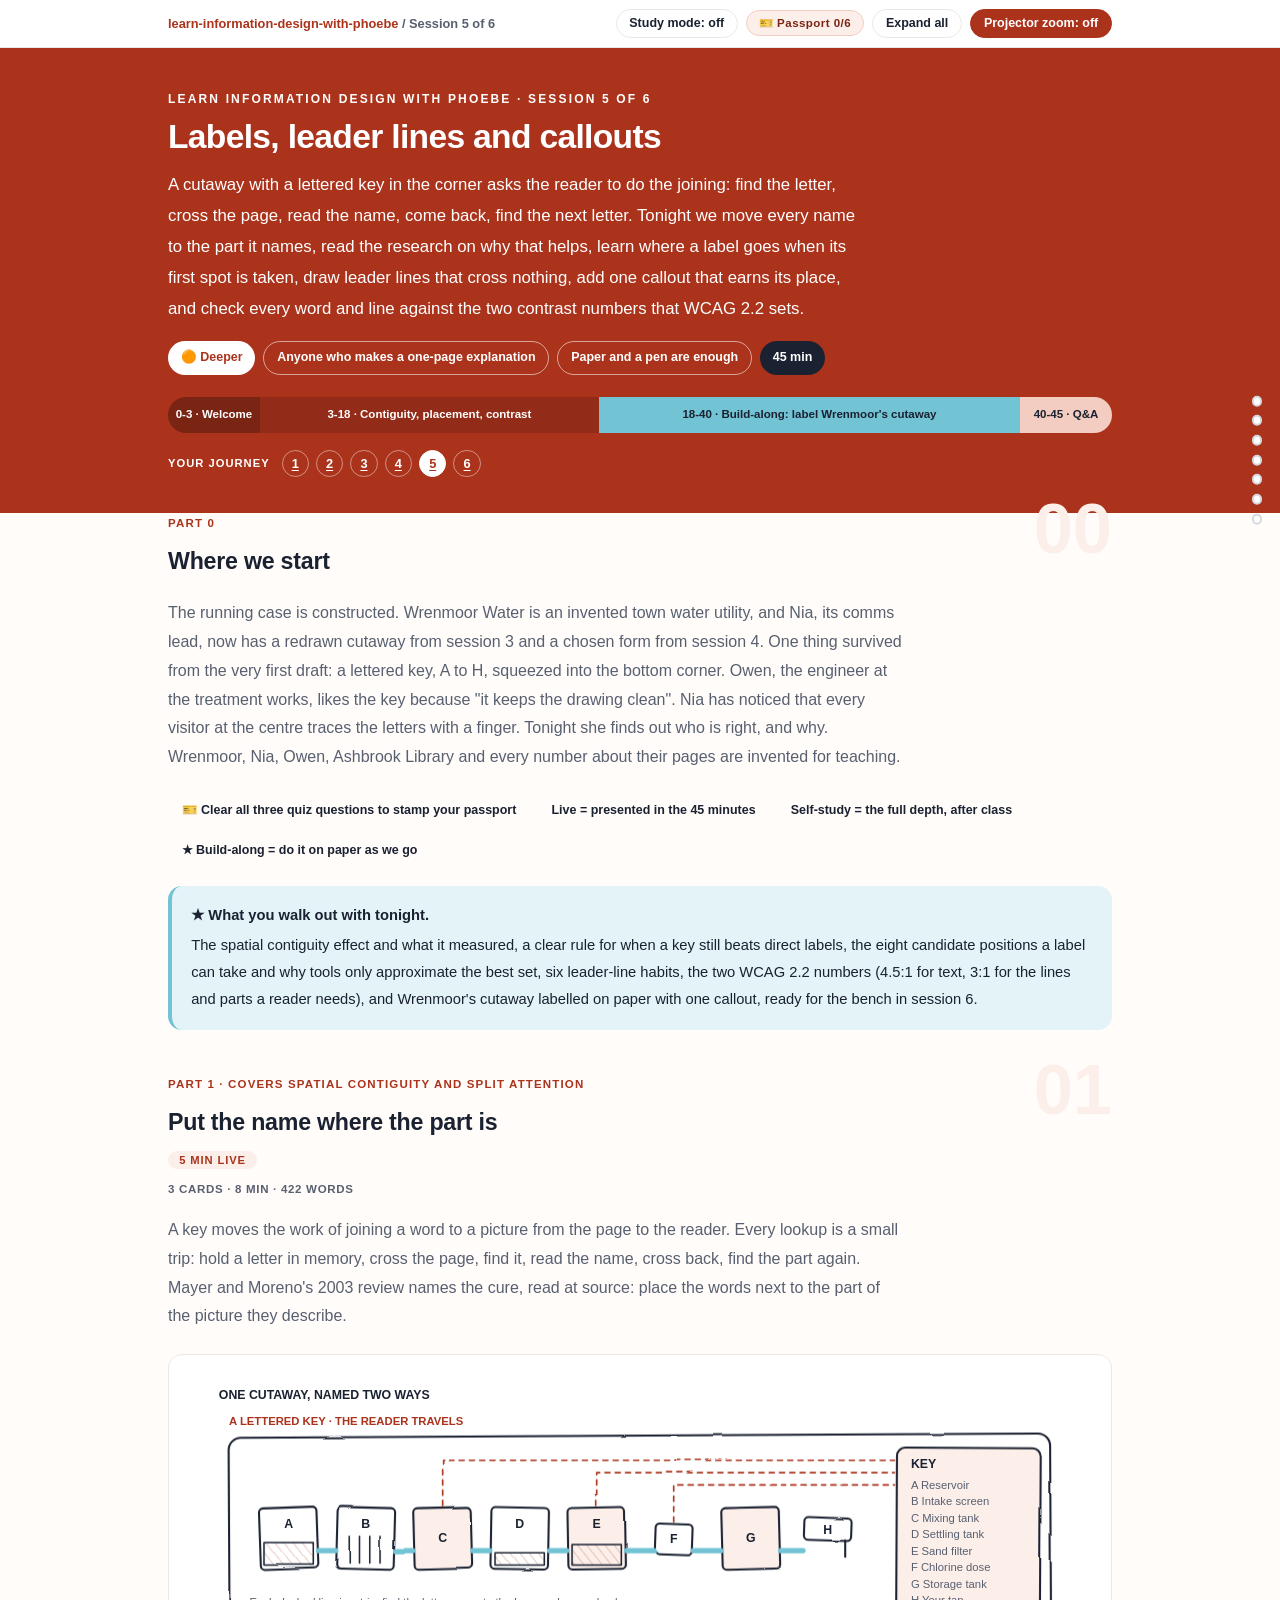
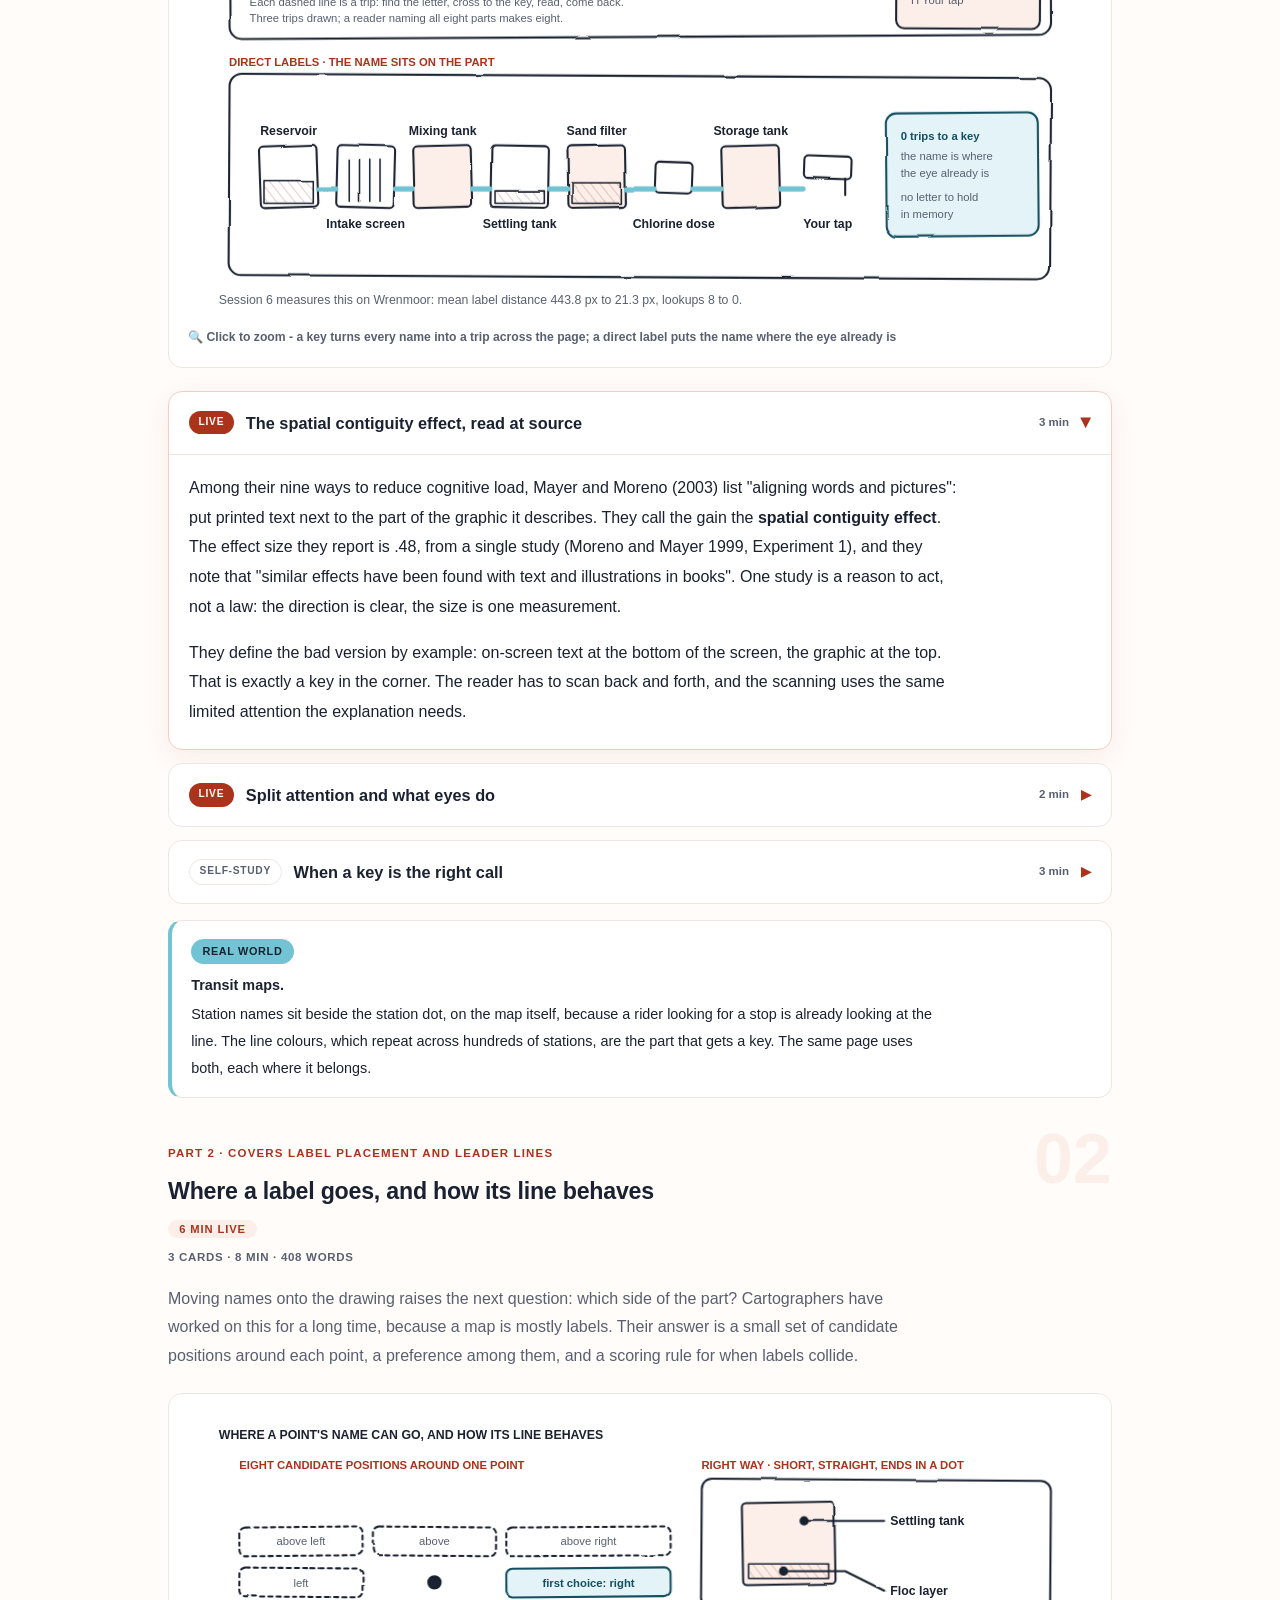
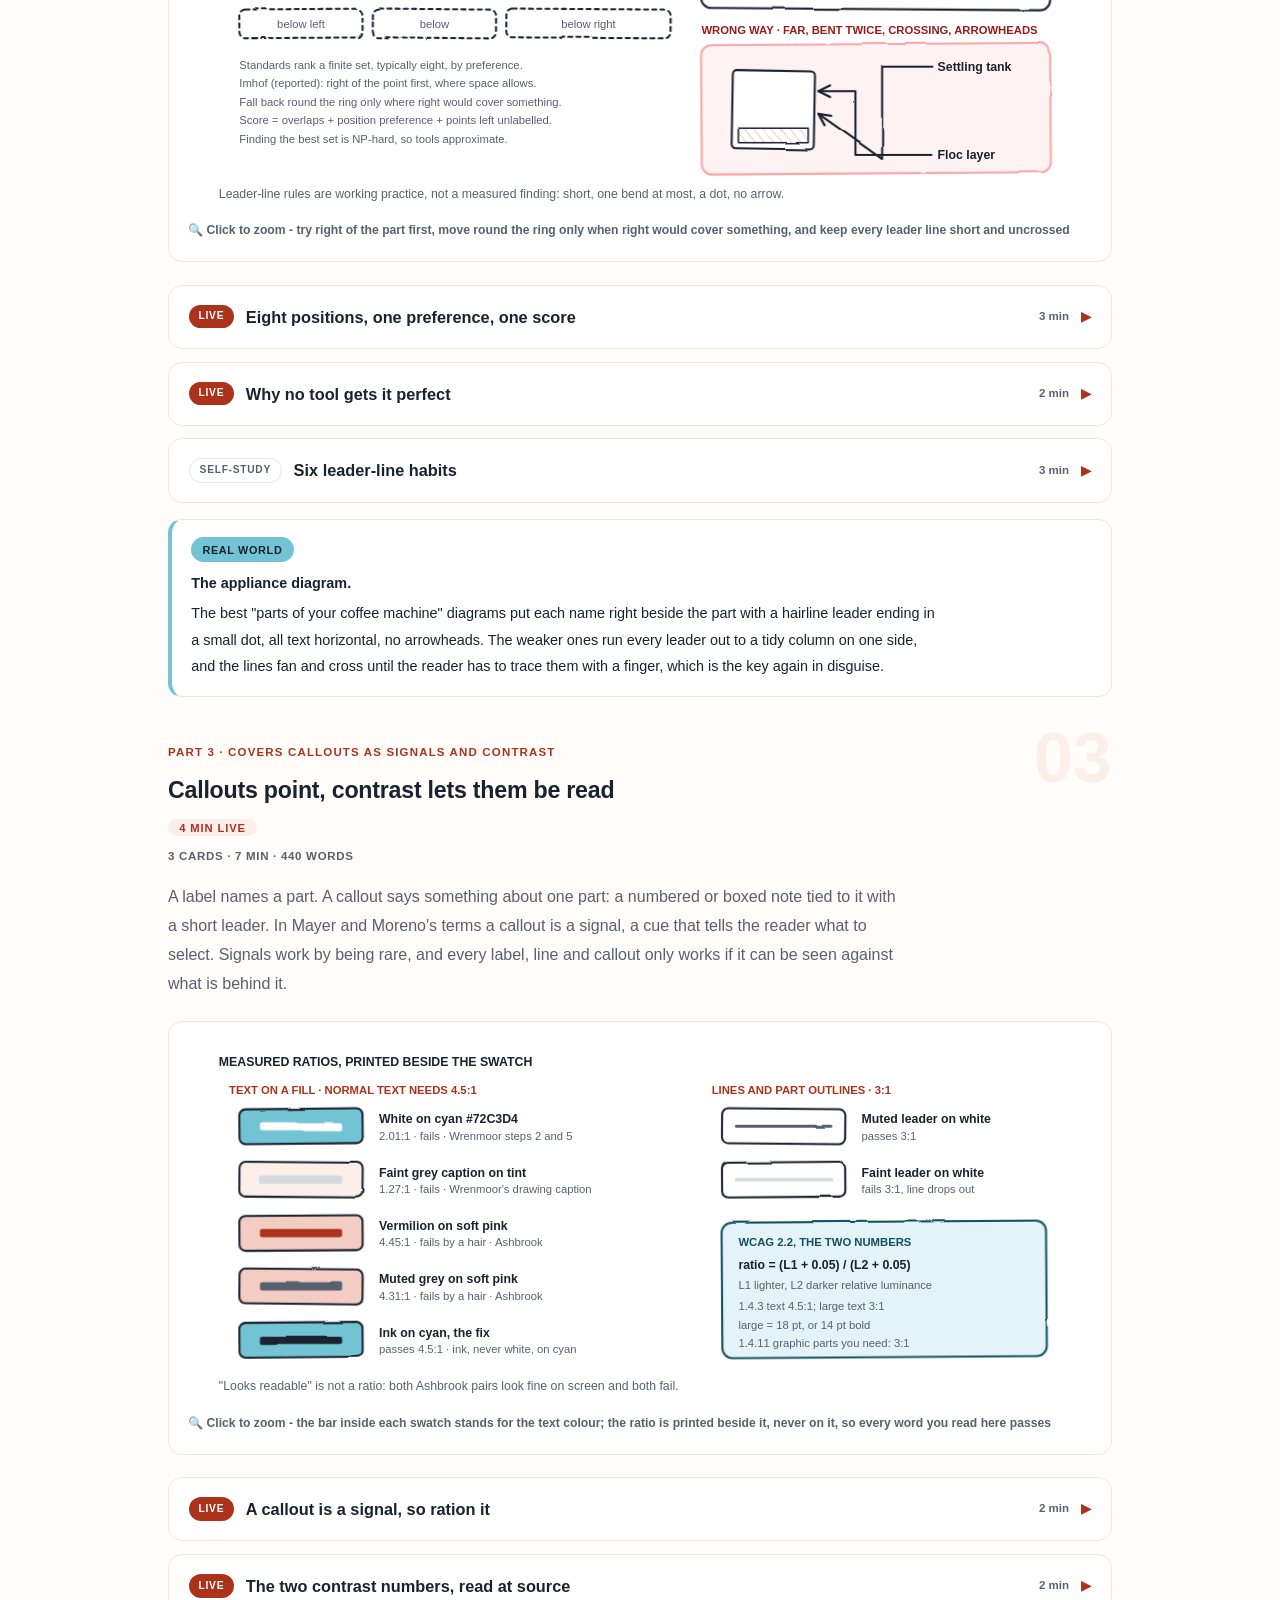
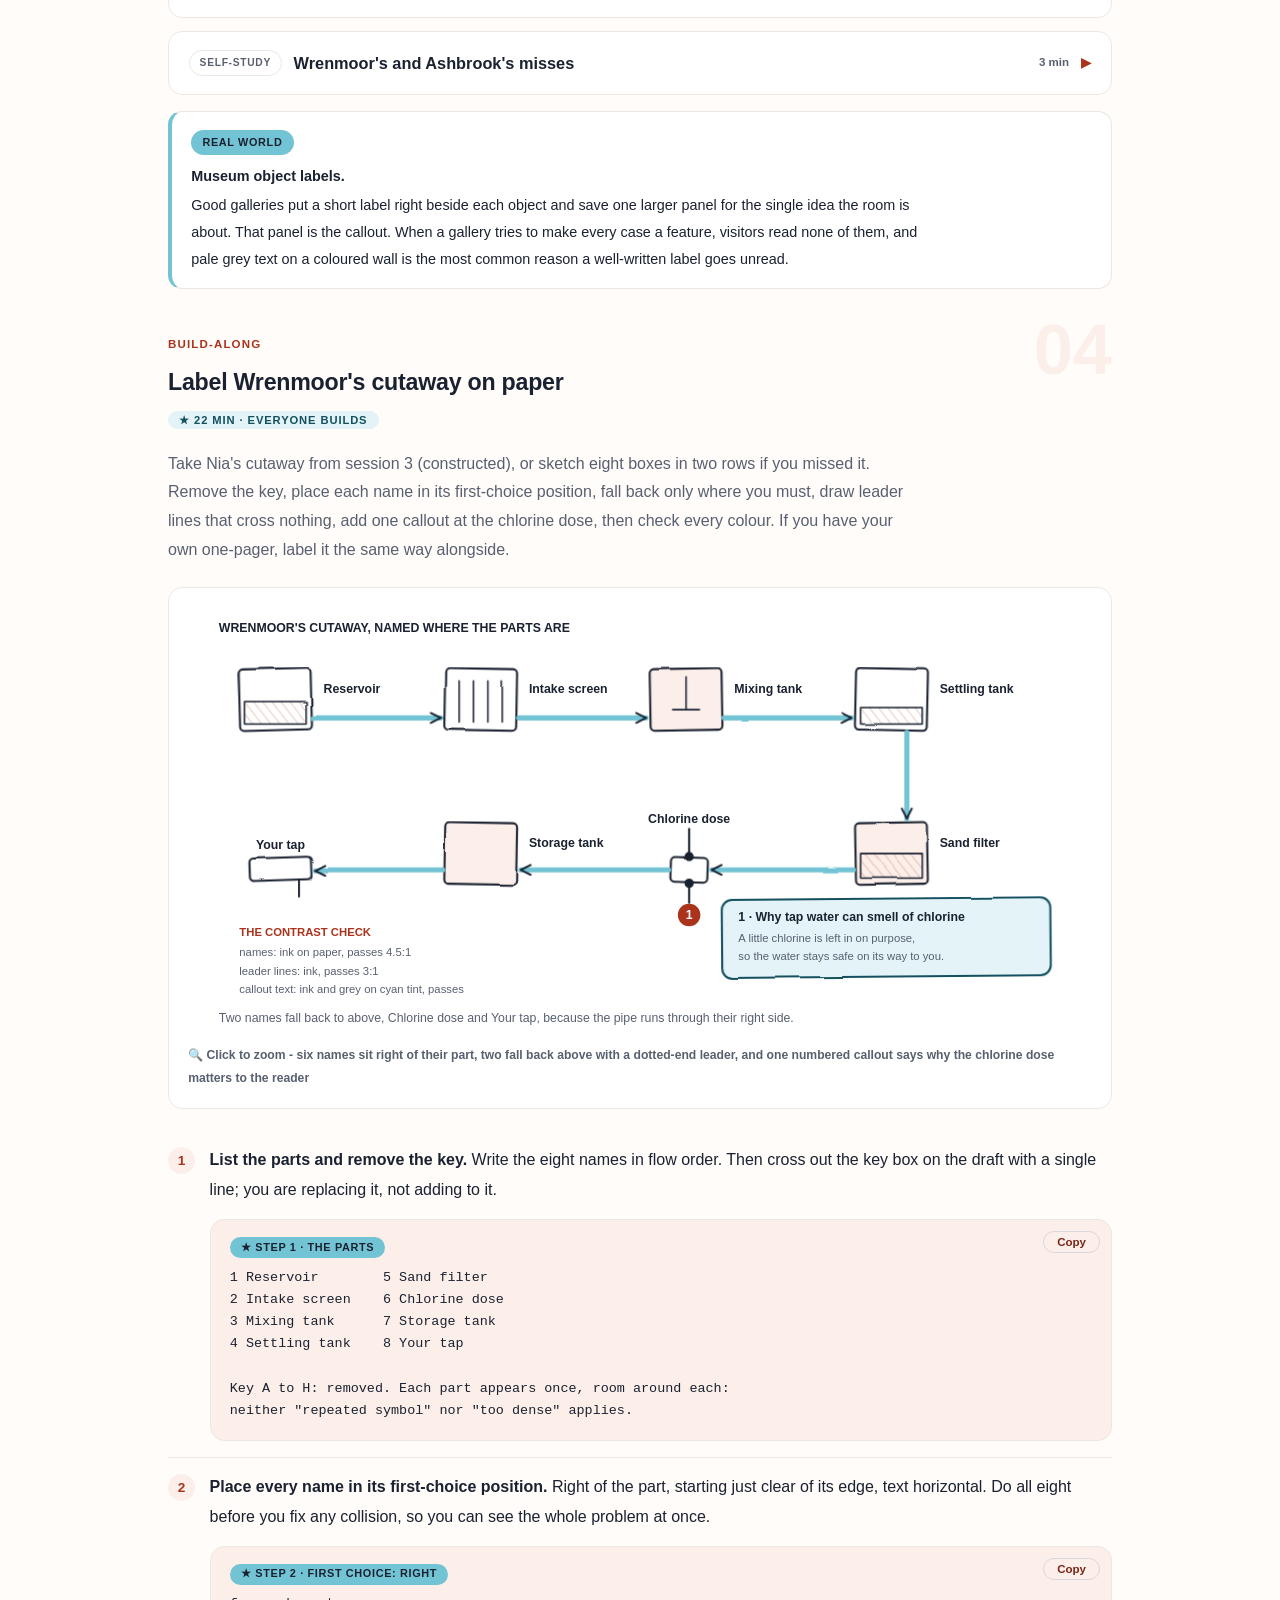
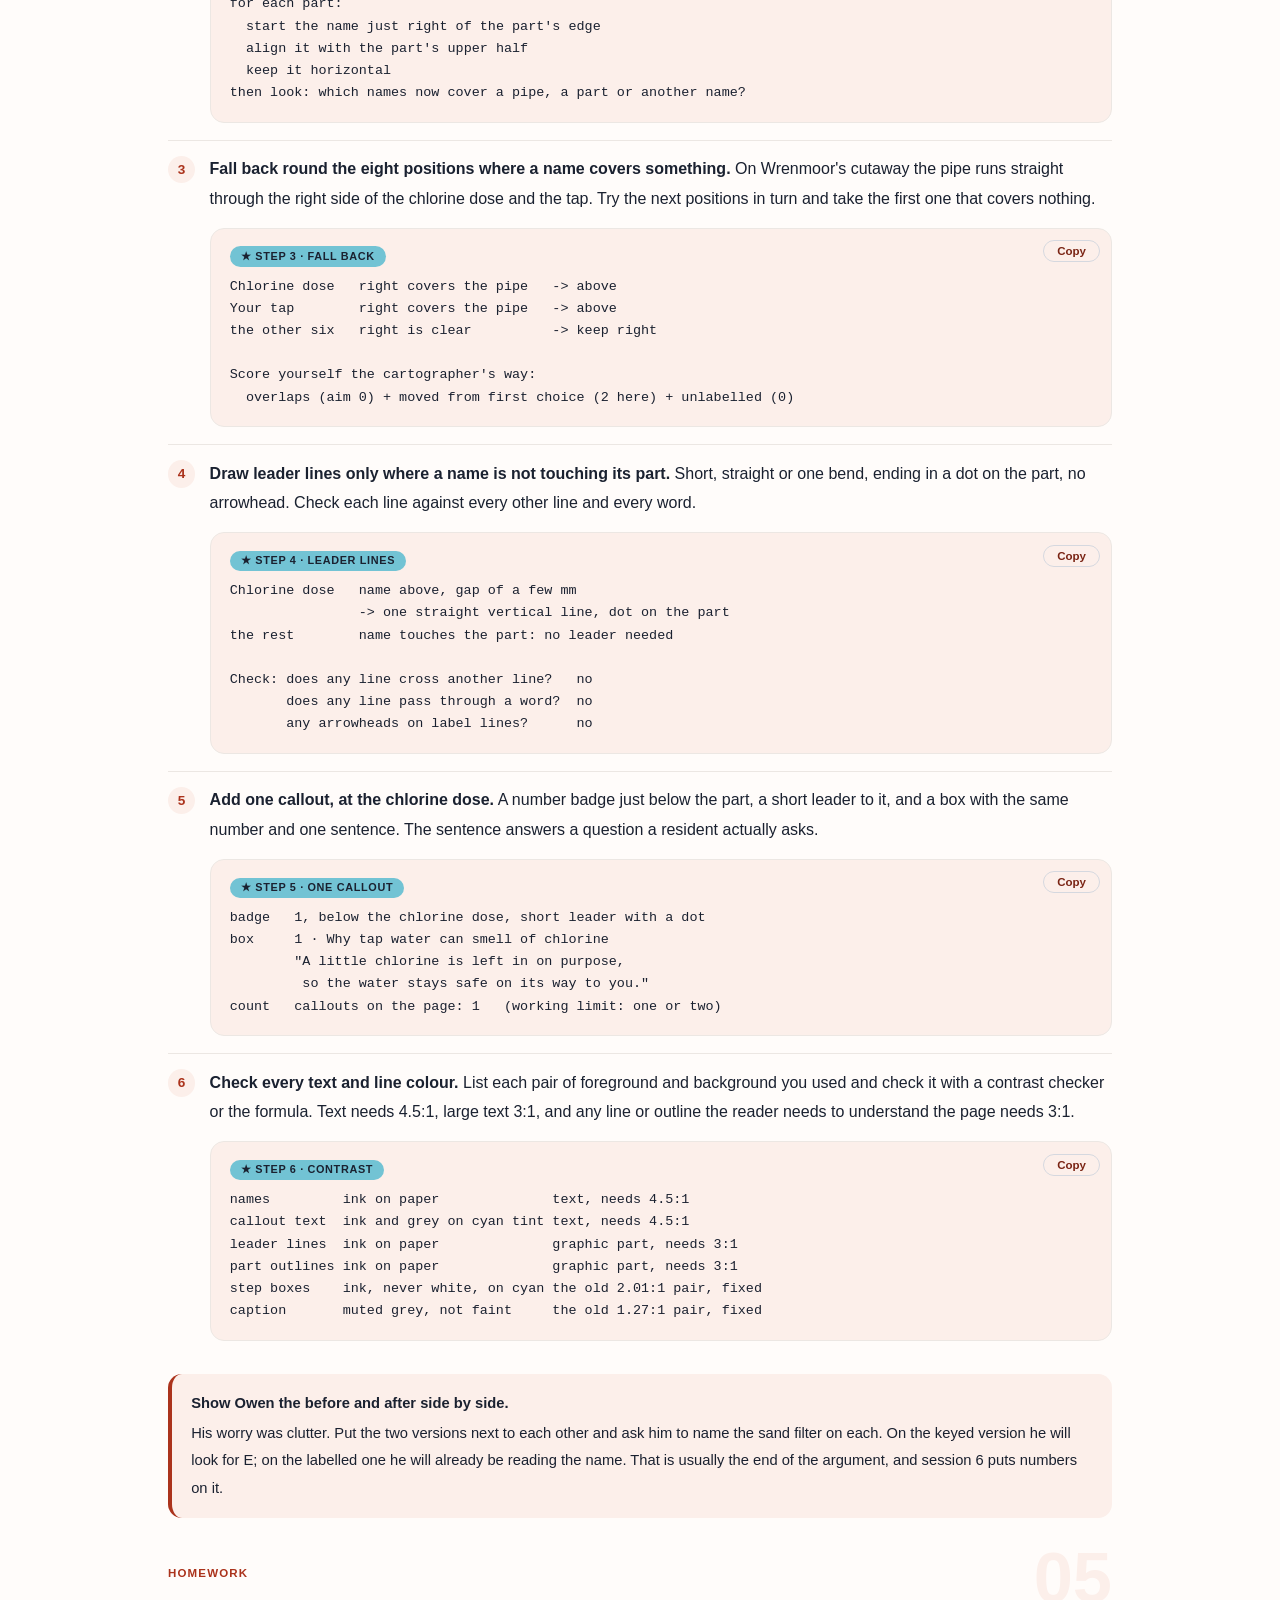
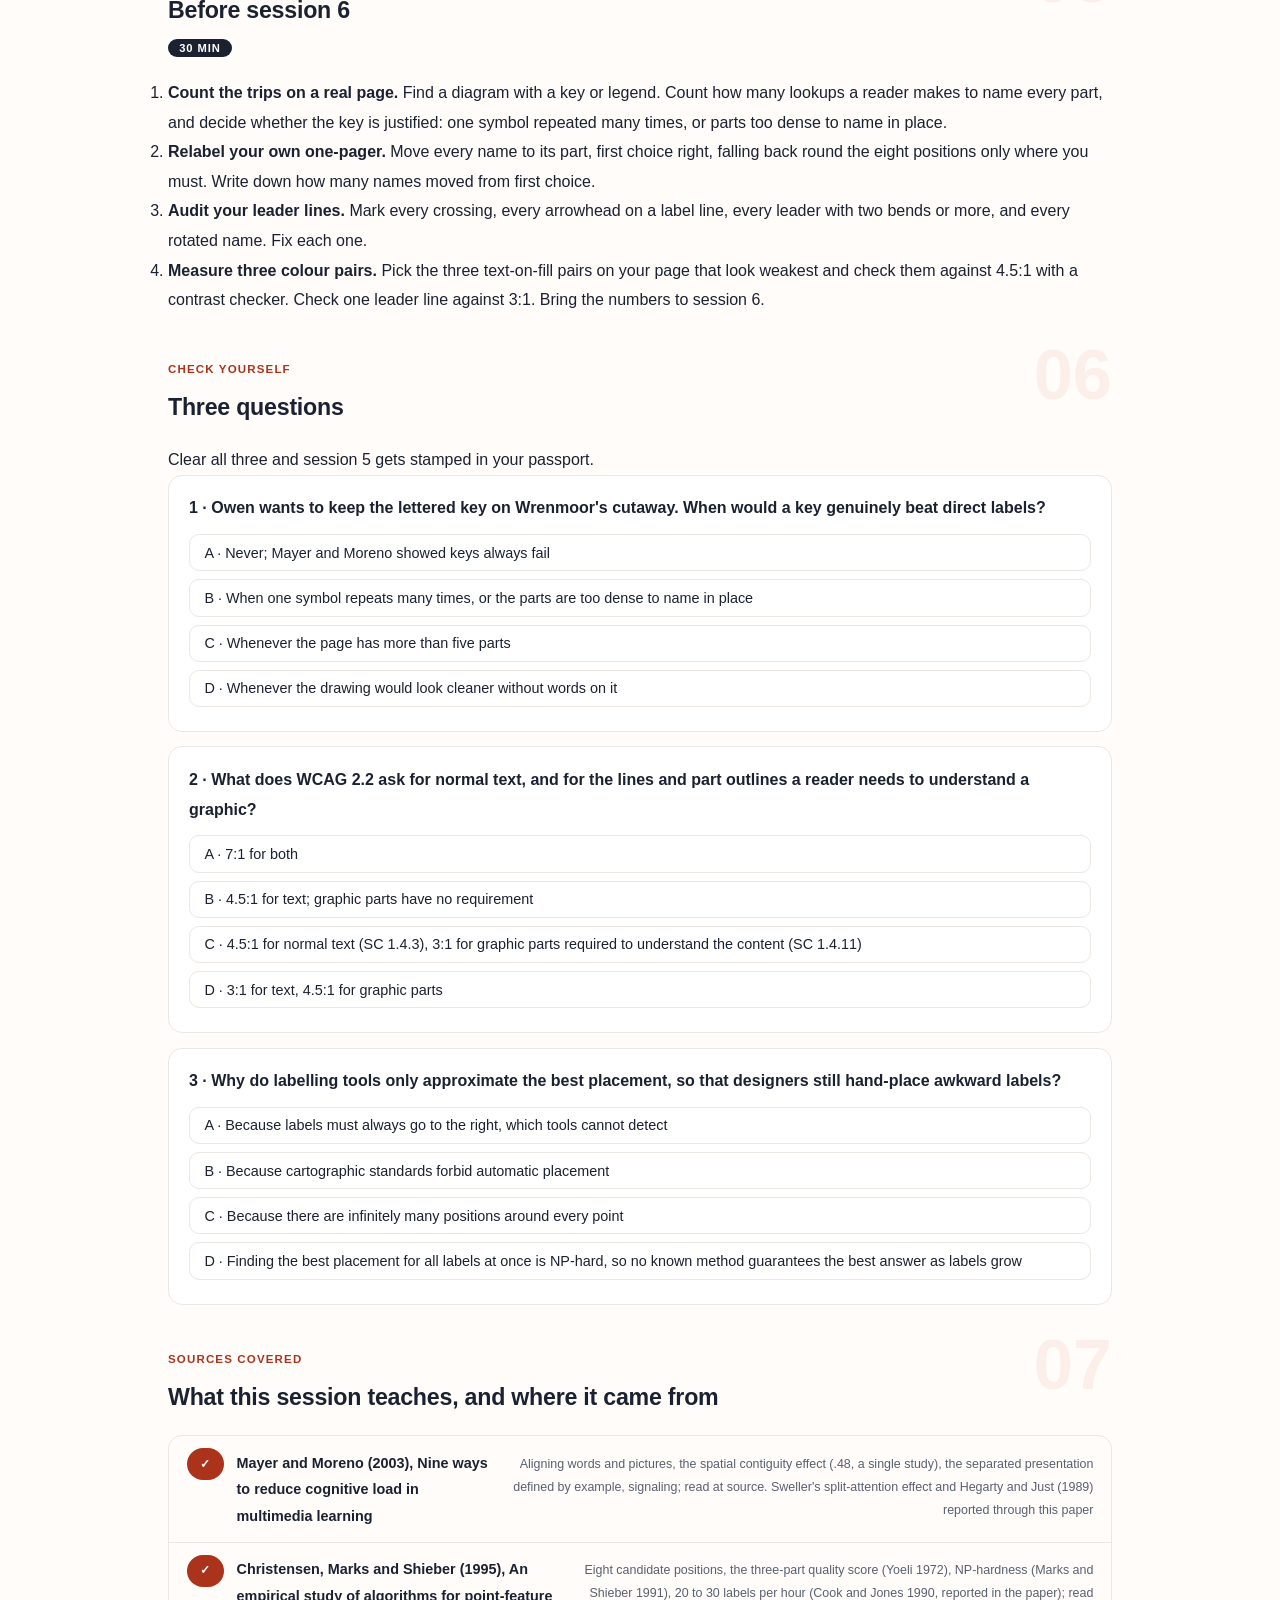
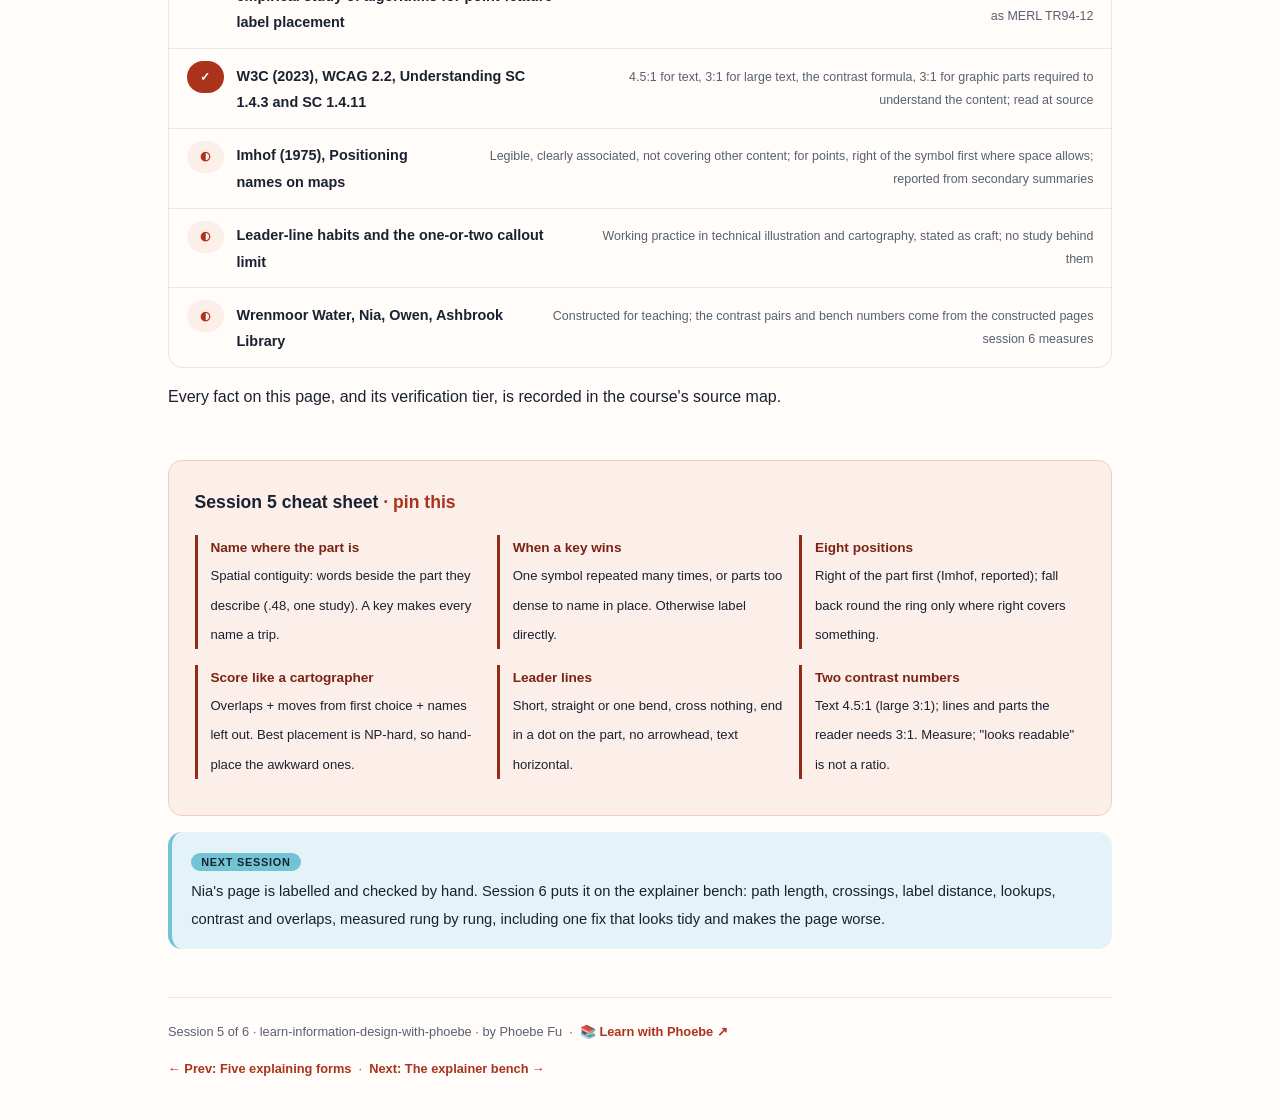
<file: courses/05-labels-leader-lines-callouts.html>
<!DOCTYPE html>
<html lang="en">
<head>
<meta charset="UTF-8">
<meta name="viewport" content="width=device-width, initial-scale=1.0">
<!-- social:start -->
<meta name="description" content="Session 5 of 6. Put the name where the part is: spatial contiguity and split attention read at source, when a key still beats direct labels, eight candidate label positions and why perfect placement is NP-hard, leader-line craft, and the WCAG 2.2 contrast numbers every label and line has to clear.">
<meta property="og:type" content="article">
<meta property="og:site_name" content="Learn with Phoebe">
<meta property="og:title" content="Labels, leader lines and callouts - learn information design with phoebe">
<meta property="og:description" content="Session 5 of 6. Names beside the parts instead of a key across the page, leader lines that cross nothing, one callout that points, and contrast you measure rather than eyeball.">
<meta property="og:url" content="https://phoebefu6.github.io/learn-information-design-with-phoebe/courses/05-labels-leader-lines-callouts.html">
<meta property="og:image" content="https://phoebefu6.github.io/learn-information-design-with-phoebe/assets/og-cover.png">
<meta property="og:image:width" content="1200">
<meta property="og:image:height" content="630">
<meta name="twitter:card" content="summary_large_image">
<meta name="twitter:title" content="Labels, leader lines and callouts - learn information design with phoebe">
<meta name="twitter:description" content="Session 5 of 6. Direct labels, eight candidate positions, leader lines that cross nothing, and WCAG 2.2 contrast for text and lines.">
<meta name="twitter:image" content="https://phoebefu6.github.io/learn-information-design-with-phoebe/assets/og-cover.png">
<!-- social:end -->
<title>Session 5 · Labels, leader lines and callouts - learn information design with phoebe</title>
<link rel="stylesheet" href="../assets/style.css?v=2">
</head>
<body>

<div class="toolbar">
  <div class="wrap">
    <span class="crumb"><a href="../index.html">learn-information-design-with-phoebe</a> / Session 5 of 6</span>
    <button class="btn" id="toggle-all" type="button">Expand all</button>
    <button class="btn primary" id="zoom-toggle" type="button">Projector zoom: off</button>
  </div>
</div>

<header class="masthead">
  <div class="wrap">
    <div class="eyebrow">Learn Information Design with Phoebe · Session 5 of 6</div>
    <h1>Labels, leader lines and <span class="accent">callouts</span></h1>
    <p class="sub">A cutaway with a lettered key in the corner asks the reader to do the joining: find the letter, cross the page, read the name, come back, find the next letter. Tonight we move every name to the part it names, read the research on why that helps, learn where a label goes when its first spot is taken, draw leader lines that cross nothing, add one callout that earns its place, and check every word and line against the two contrast numbers that WCAG 2.2 sets.</p>
    <div class="chip-row">
      <span class="chip level">🟠 Deeper</span>
      <span class="chip audience">Anyone who makes a one-page explanation</span>
      <span class="chip audience">Paper and a pen are enough</span>
      <span class="chip time">45 min</span>
    </div>
    <div class="agenda">
      <span class="a1" style="flex:1">0-3 · Welcome</span>
      <span class="a2" style="flex:4">3-18 · Contiguity, placement, contrast</span>
      <span class="a3" style="flex:5">18-40 · Build-along: label Wrenmoor's cutaway</span>
      <span class="a4" style="flex:1">40-45 · Q&amp;A</span>
    </div>
  </div>
</header>

<main class="wrap">

  <section class="section" id="intro">
    <div class="section-kicker">
      <span class="klabel">Part 0</span>
      <h2>Where we start</h2>
    </div>
    <p class="lede">The running case is constructed. Wrenmoor Water is an invented town water utility, and Nia, its comms lead, now has a redrawn cutaway from session 3 and a chosen form from session 4. One thing survived from the very first draft: a lettered key, A to H, squeezed into the bottom corner. Owen, the engineer at the treatment works, likes the key because "it keeps the drawing clean". Nia has noticed that every visitor at the centre traces the letters with a finger. Tonight she finds out who is right, and why. Wrenmoor, Nia, Owen, Ashbrook Library and every number about their pages are invented for teaching.</p>

    <div class="legend">
      <span class="pill">🎫 Clear all three quiz questions to stamp your passport</span>
      <span class="pill">Live = presented in the 45 minutes</span>
      <span class="pill">Self-study = the full depth, after class</span>
      <span class="pill">★ Build-along = do it on paper as we go</span>
    </div>

    <div class="callout win">
      <p><strong>★ What you walk out with tonight.</strong> The spatial contiguity effect and what it measured, a clear rule for when a key still beats direct labels, the eight candidate positions a label can take and why tools only approximate the best set, six leader-line habits, the two WCAG 2.2 numbers (4.5:1 for text, 3:1 for the lines and parts a reader needs), and Wrenmoor's cutaway labelled on paper with one callout, ready for the bench in session 6.</p>
    </div>
  </section>

  <section class="section" id="part-1">
    <div class="section-kicker">
      <span class="klabel">Part 1 · covers spatial contiguity and split attention</span>
      <h2>Put the name where the part is</h2>
      <span class="tag concept">5 min live</span>
    </div>
    <p class="lede">A key moves the work of joining a word to a picture from the page to the reader. Every lookup is a small trip: hold a letter in memory, cross the page, find it, read the name, cross back, find the part again. Mayer and Moreno's 2003 review names the cure, read at source: place the words next to the part of the picture they describe.</p>

    <figure class="zoomable">
      <svg viewBox="0 0 880 528" xmlns="http://www.w3.org/2000/svg" role="img" aria-label="The same Wrenmoor cutaway of eight parts drawn twice. Top: parts carry letters A to H and the names sit in a key on the right; three dashed lines show a reader's trips from parts C, E and F up and across to the key. Bottom: the names Reservoir, Intake screen, Mixing tank, Settling tank, Sand filter, Chlorine dose, Storage tank and Your tap sit directly above or below each part, and a note says zero trips to a key.">
        <defs>
          <filter id="l5aSk" x="-3%" y="-3%" width="106%" height="106%"><feTurbulence type="fractalNoise" baseFrequency="0.02" numOctaves="2" seed="51" result="n"/><feDisplacementMap in="SourceGraphic" in2="n" scale="2.4" xChannelSelector="R" yChannelSelector="G"/></filter>
          <pattern id="l5aHc" patternUnits="userSpaceOnUse" width="7" height="7" patternTransform="rotate(-38)"><line x1="0" y1="0" x2="0" y2="7" stroke="#AB331C" stroke-width="1" opacity=".5"/></pattern>
          <marker id="l5aAr" viewBox="0 0 10 10" refX="9" refY="5" markerWidth="7" markerHeight="7" orient="auto"><path d="M1 1 L9 5 L1 9" fill="none" stroke="#1A2130" stroke-width="1.6" stroke-linecap="round"/></marker>
        </defs>
        <style>
          .l5aH { font: 800 12px Inter, sans-serif; fill: #1A2130; }
          .l5aL { font: 600 12px Inter, sans-serif; fill: #1A2130; }
          .l5aS { font: 400 11px Inter, sans-serif; fill: #586070; }
          .l5aB { font: 800 11px Inter, sans-serif; fill: #12505F; }
          .l5aA { font: 700 11px Inter, sans-serif; fill: #AB331C; }
          .l5aN { font: 400 12px Inter, sans-serif; fill: #586070; }
        </style>

        <text class="l5aH" x="30" y="24">ONE CUTAWAY, NAMED TWO WAYS</text>
        <text class="l5aA" x="40" y="50">A LETTERED KEY · THE READER TRAVELS</text>
        <text class="l5aA" x="40" y="284">DIRECT LABELS · THE NAME SITS ON THE PART</text>

        <g filter="url(#l5aSk)" fill="none" stroke="#1A2130" stroke-width="2" stroke-linecap="round" stroke-linejoin="round">
          <rect x="40" y="60" width="800" height="196" rx="12" transform="rotate(-0.3 440 158)" fill="#FFFFFF"/>
          <rect x="70" y="130" width="56" height="60" rx="4" transform="rotate(-2 98 160)" fill="#FFFFFF"/>
          <path d="M74 164 L122 164 L122 186 L74 186 Z" fill="url(#l5aHc)" stroke-width="1.5"/>
          <rect x="145" y="130" width="56" height="60" rx="4" transform="rotate(1.5 173 160)" fill="#FFFFFF"/>
          <path d="M157 158 L157 184 M167 158 L167 184 M177 158 L177 184 M187 158 L187 184" stroke-width="1.5"/>
          <rect x="220" y="130" width="56" height="60" rx="4" transform="rotate(-1.5 248 160)" fill="#FCEFEA"/>
          <rect x="295" y="130" width="56" height="60" rx="4" transform="rotate(1 323 160)" fill="#FFFFFF"/>
          <path d="M299 174 L347 174 L347 186 L299 186 Z" fill="url(#l5aHc)" stroke-width="1.5"/>
          <rect x="370" y="130" width="56" height="60" rx="4" transform="rotate(-1 398 160)" fill="#FCEFEA"/>
          <path d="M374 166 L422 166 L422 186 L374 186 Z" fill="url(#l5aHc)" stroke-width="1.5"/>
          <rect x="455" y="146" width="36" height="30" rx="4" transform="rotate(2 473 161)" fill="#FFFFFF"/>
          <rect x="520" y="130" width="56" height="60" rx="4" transform="rotate(-1.5 548 160)" fill="#FCEFEA"/>
          <rect x="600" y="140" width="46" height="22" rx="4" transform="rotate(2 623 151)" fill="#FFFFFF"/>
          <path d="M640 162 L640 178"/>
          <path d="M127 172 L144 172 M202 172 L219 172 M277 172 L294 172 M352 172 L369 172 M427 172 L454 172 M492 172 L519 172 M577 172 L599 172" stroke="#72C3D4" stroke-width="5"/>
          <path d="M248 128 L248 84 L688 84" stroke="#AB331C" stroke-width="1.6" stroke-dasharray="5 5"/>
          <path d="M398 128 L398 96 L688 96" stroke="#AB331C" stroke-width="1.6" stroke-dasharray="5 5"/>
          <path d="M473 144 L473 108 L688 108" stroke="#AB331C" stroke-width="1.6" stroke-dasharray="5 5"/>
          <rect x="690" y="72" width="140" height="176" rx="8" transform="rotate(0.3 760 160)" fill="#FCEFEA"/>

          <rect x="40" y="294" width="800" height="196" rx="12" transform="rotate(0.3 440 392)" fill="#FFFFFF"/>
          <rect x="70" y="362" width="56" height="60" rx="4" transform="rotate(-2 98 392)" fill="#FFFFFF"/>
          <path d="M74 396 L122 396 L122 418 L74 418 Z" fill="url(#l5aHc)" stroke-width="1.5"/>
          <rect x="145" y="362" width="56" height="60" rx="4" transform="rotate(1.5 173 392)" fill="#FFFFFF"/>
          <path d="M157 376 L157 416 M167 376 L167 416 M177 376 L177 416 M187 376 L187 416" stroke-width="1.5"/>
          <rect x="220" y="362" width="56" height="60" rx="4" transform="rotate(-1.5 248 392)" fill="#FCEFEA"/>
          <rect x="295" y="362" width="56" height="60" rx="4" transform="rotate(1 323 392)" fill="#FFFFFF"/>
          <path d="M299 406 L347 406 L347 418 L299 418 Z" fill="url(#l5aHc)" stroke-width="1.5"/>
          <rect x="370" y="362" width="56" height="60" rx="4" transform="rotate(-1 398 392)" fill="#FCEFEA"/>
          <path d="M374 398 L422 398 L422 418 L374 418 Z" fill="url(#l5aHc)" stroke-width="1.5"/>
          <rect x="455" y="378" width="36" height="30" rx="4" transform="rotate(2 473 393)" fill="#FFFFFF"/>
          <rect x="520" y="362" width="56" height="60" rx="4" transform="rotate(-1.5 548 392)" fill="#FCEFEA"/>
          <rect x="600" y="372" width="46" height="22" rx="4" transform="rotate(2 623 383)" fill="#FFFFFF"/>
          <path d="M640 394 L640 410"/>
          <path d="M127 404 L144 404 M202 404 L219 404 M277 404 L294 404 M352 404 L369 404 M427 404 L454 404 M492 404 L519 404 M577 404 L599 404" stroke="#72C3D4" stroke-width="5"/>
          <rect x="680" y="330" width="148" height="120" rx="10" transform="rotate(-0.5 754 390)" fill="#E3F3F7" stroke="#12505F"/>
        </g>

        <text class="l5aH" x="98" y="150" text-anchor="middle">A</text>
        <text class="l5aH" x="173" y="150" text-anchor="middle">B</text>
        <text class="l5aH" x="248" y="164" text-anchor="middle">C</text>
        <text class="l5aH" x="323" y="150" text-anchor="middle">D</text>
        <text class="l5aH" x="398" y="150" text-anchor="middle">E</text>
        <text class="l5aH" x="473" y="165" text-anchor="middle">F</text>
        <text class="l5aH" x="548" y="164" text-anchor="middle">G</text>
        <text class="l5aH" x="623" y="156" text-anchor="middle">H</text>

        <text class="l5aH" x="704" y="92">KEY</text>
        <text class="l5aS" x="704" y="112">A  Reservoir</text>
        <text class="l5aS" x="704" y="128">B  Intake screen</text>
        <text class="l5aS" x="704" y="144">C  Mixing tank</text>
        <text class="l5aS" x="704" y="160">D  Settling tank</text>
        <text class="l5aS" x="704" y="176">E  Sand filter</text>
        <text class="l5aS" x="704" y="192">F  Chlorine dose</text>
        <text class="l5aS" x="704" y="208">G  Storage tank</text>
        <text class="l5aS" x="704" y="224">H  Your tap</text>

        <text class="l5aS" x="60" y="226">Each dashed line is a trip: find the letter, cross to the key, read, come back.</text>
        <text class="l5aS" x="60" y="242">Three trips drawn; a reader naming all eight parts makes eight.</text>

        <text class="l5aL" x="98" y="352" text-anchor="middle">Reservoir</text>
        <text class="l5aL" x="248" y="352" text-anchor="middle">Mixing tank</text>
        <text class="l5aL" x="398" y="352" text-anchor="middle">Sand filter</text>
        <text class="l5aL" x="548" y="352" text-anchor="middle">Storage tank</text>
        <text class="l5aL" x="173" y="442" text-anchor="middle">Intake screen</text>
        <text class="l5aL" x="323" y="442" text-anchor="middle">Settling tank</text>
        <text class="l5aL" x="473" y="442" text-anchor="middle">Chlorine dose</text>
        <text class="l5aL" x="623" y="442" text-anchor="middle">Your tap</text>

        <text class="l5aB" x="694" y="356">0 trips to a key</text>
        <text class="l5aS" x="694" y="376">the name is where</text>
        <text class="l5aS" x="694" y="392">the eye already is</text>
        <text class="l5aS" x="694" y="416">no letter to hold</text>
        <text class="l5aS" x="694" y="432">in memory</text>

        <text class="l5aN" x="30" y="516">Session 6 measures this on Wrenmoor: mean label distance 443.8 px to 21.3 px, lookups 8 to 0.</text>
      </svg>
      <figcaption>🔍 Click to zoom - a key turns every name into a trip across the page; a direct label puts the name where the eye already is</figcaption>
    </figure>

    <details class="card" open>
      <summary><span class="mode live">Live</span>The spatial contiguity effect, read at source<span class="mini">3 min</span><span class="caret">▶</span></summary>
      <div class="body">
        <p>Among their nine ways to reduce cognitive load, Mayer and Moreno (2003) list "aligning words and pictures": put printed text next to the part of the graphic it describes. They call the gain the <strong>spatial contiguity effect</strong>. The effect size they report is .48, from a single study (Moreno and Mayer 1999, Experiment 1), and they note that "similar effects have been found with text and illustrations in books". One study is a reason to act, not a law: the direction is clear, the size is one measurement.</p>
        <p>They define the bad version by example: on-screen text at the bottom of the screen, the graphic at the top. That is exactly a key in the corner. The reader has to scan back and forth, and the scanning uses the same limited attention the explanation needs.</p>
      </div>
    </details>

    <details class="card">
      <summary><span class="mode live">Live</span>Split attention and what eyes do<span class="mini">2 min</span><span class="caret">▶</span></summary>
      <div class="body">
        <p>Two older lines of work sit behind the effect, both reported here through Mayer and Moreno rather than read at source. Sweller named the cost the <strong>split-attention effect</strong>: when words and picture are separated, the reader has to hold one while searching the other. Hegarty and Just (1989) recorded eye movements and found that learners read a portion of the text, then look at the matching part of the graphic. Readers already try to join word to part; a key makes each join a journey.</p>
        <p>Session 6 measures the journey on Wrenmoor's page. With direct labels, the mean distance from a name to its part falls from 443.8 px to 21.3 px and the number of lookups falls from 8 to 0. Those are bench numbers from a constructed page, measured with a stated model, not readers' eyes.</p>
      </div>
    </details>

    <details class="card">
      <summary><span class="mode self">Self-study</span>When a key is the right call<span class="mini">3 min</span><span class="caret">▶</span></summary>
      <div class="body">
        <p>Direct labels are the default, not a rule without exceptions. A key earns its place in two situations:</p>
        <ul>
          <li><strong>One symbol repeats many times.</strong> A map with forty campsites does not print "campsite" forty times; one tent symbol and one line in the key do it once. The lookup happens once, and then the reader knows the symbol everywhere.</li>
          <li><strong>The parts are too dense to name in place.</strong> An exploded view of a gearbox with sixty small parts has no room beside each one. Numbered callouts with a parts list are the honest answer, and the list should sit as close to the drawing as the page allows.</li>
        </ul>
        <p>Wrenmoor's cutaway has eight different parts, each appearing once, with room around every one. Neither condition holds, so the key goes. Owen's worry about a cluttered drawing is real, and Part 2 answers it: placement and leader-line habits keep direct labels tidy.</p>
      </div>
    </details>

    <div class="callout example">
      <span class="ex-pill">Real world</span>
      <p><strong>Transit maps.</strong> Station names sit beside the station dot, on the map itself, because a rider looking for a stop is already looking at the line. The line colours, which repeat across hundreds of stations, are the part that gets a key. The same page uses both, each where it belongs.</p>
    </div>
  </section>

  <section class="section" id="part-2">
    <div class="section-kicker">
      <span class="klabel">Part 2 · covers label placement and leader lines</span>
      <h2>Where a label goes, and how its line behaves</h2>
      <span class="tag concept">6 min live</span>
    </div>
    <p class="lede">Moving names onto the drawing raises the next question: which side of the part? Cartographers have worked on this for a long time, because a map is mostly labels. Their answer is a small set of candidate positions around each point, a preference among them, and a scoring rule for when labels collide.</p>

    <figure class="zoomable">
      <svg viewBox="0 0 880 386" xmlns="http://www.w3.org/2000/svg" role="img" aria-label="Left: a point with eight candidate label boxes around it: above left, above, above right, left, right, below left, below, below right. The right box is highlighted as first choice. Right top: a good example, two labels beside a settling tank with short leader lines ending in a dot on the part. Right bottom, marked wrong way: labels far from the tank, leader lines bent twice, crossing each other and ending in arrowheads.">
        <defs>
          <filter id="l5bSk" x="-3%" y="-3%" width="106%" height="106%"><feTurbulence type="fractalNoise" baseFrequency="0.02" numOctaves="2" seed="63" result="n"/><feDisplacementMap in="SourceGraphic" in2="n" scale="2.4" xChannelSelector="R" yChannelSelector="G"/></filter>
          <pattern id="l5bHc" patternUnits="userSpaceOnUse" width="7" height="7" patternTransform="rotate(-38)"><line x1="0" y1="0" x2="0" y2="7" stroke="#AB331C" stroke-width="1" opacity=".5"/></pattern>
          <marker id="l5bAr" viewBox="0 0 10 10" refX="9" refY="5" markerWidth="7" markerHeight="7" orient="auto"><path d="M1 1 L9 5 L1 9" fill="none" stroke="#1A2130" stroke-width="1.6" stroke-linecap="round"/></marker>
        </defs>
        <style>
          .l5bH { font: 800 12px Inter, sans-serif; fill: #1A2130; }
          .l5bL { font: 600 12px Inter, sans-serif; fill: #1A2130; }
          .l5bS { font: 400 11px Inter, sans-serif; fill: #586070; }
          .l5bB { font: 800 11px Inter, sans-serif; fill: #12505F; }
          .l5bA { font: 700 11px Inter, sans-serif; fill: #AB331C; }
          .l5bR { font: 700 11px Inter, sans-serif; fill: #991B1B; }
          .l5bN { font: 400 12px Inter, sans-serif; fill: #586070; }
        </style>

        <text class="l5bH" x="30" y="24">WHERE A POINT'S NAME CAN GO, AND HOW ITS LINE BEHAVES</text>
        <text class="l5bA" x="50" y="54">EIGHT CANDIDATE POSITIONS AROUND ONE POINT</text>
        <text class="l5bA" x="500" y="54">RIGHT WAY · SHORT, STRAIGHT, ENDS IN A DOT</text>
        <text class="l5bR" x="500" y="214">WRONG WAY · FAR, BENT TWICE, CROSSING, ARROWHEADS</text>

        <g filter="url(#l5bSk)" fill="none" stroke="#1A2130" stroke-width="2" stroke-linecap="round" stroke-linejoin="round">
          <rect x="50" y="110" width="120" height="28" rx="6" transform="rotate(-0.6 110 124)" fill="#FFFFFF" stroke-dasharray="4 4"/>
          <rect x="180" y="110" width="120" height="28" rx="6" transform="rotate(0.5 240 124)" fill="#FFFFFF" stroke-dasharray="4 4"/>
          <rect x="310" y="110" width="160" height="28" rx="6" transform="rotate(-0.4 390 124)" fill="#FFFFFF" stroke-dasharray="4 4"/>
          <rect x="50" y="150" width="120" height="28" rx="6" transform="rotate(0.5 110 164)" fill="#FFFFFF" stroke-dasharray="4 4"/>
          <rect x="310" y="150" width="160" height="28" rx="6" transform="rotate(-0.5 390 164)" fill="#E3F3F7" stroke="#12505F"/>
          <rect x="50" y="190" width="120" height="28" rx="6" transform="rotate(-0.4 110 204)" fill="#FFFFFF" stroke-dasharray="4 4"/>
          <rect x="180" y="190" width="120" height="28" rx="6" transform="rotate(0.6 240 204)" fill="#FFFFFF" stroke-dasharray="4 4"/>
          <rect x="310" y="190" width="160" height="28" rx="6" transform="rotate(0.4 390 204)" fill="#FFFFFF" stroke-dasharray="4 4"/>
          <circle cx="240" cy="164" r="6" fill="#1A2130"/>

          <rect x="500" y="64" width="340" height="126" rx="10" transform="rotate(0.4 670 127)" fill="#FFFFFF"/>
          <rect x="540" y="86" width="90" height="80" rx="4" transform="rotate(-1 585 126)" fill="#FCEFEA"/>
          <path d="M546 146 L624 146 L624 160 L546 160 Z" fill="url(#l5bHc)" stroke-width="1.5"/>
          <circle cx="600" cy="104" r="3.5" fill="#1A2130"/>
          <path d="M600 104 L678 104"/>
          <circle cx="580" cy="153" r="3.5" fill="#1A2130"/>
          <path d="M580 153 L640 153 L678 172"/>

          <rect x="500" y="224" width="340" height="126" rx="10" transform="rotate(-0.4 670 287)" fill="#FEF2F2" stroke="#FCA5A5"/>
          <rect x="530" y="250" width="80" height="76" rx="4" transform="rotate(1 570 288)" fill="#FFFFFF"/>
          <path d="M536 306 L604 306 L604 320 L536 320 Z" fill="url(#l5bHc)" stroke-width="1.5"/>
          <path d="M724 246 L676 246 L676 336 L614 292" marker-end="url(#l5bAr)"/>
          <path d="M724 332 L650 332 L650 270 L614 270" marker-end="url(#l5bAr)"/>
        </g>

        <text class="l5bS" x="110" y="128" text-anchor="middle">above left</text>
        <text class="l5bS" x="240" y="128" text-anchor="middle">above</text>
        <text class="l5bS" x="390" y="128" text-anchor="middle">above right</text>
        <text class="l5bS" x="110" y="168" text-anchor="middle">left</text>
        <text class="l5bB" x="390" y="168" text-anchor="middle">first choice: right</text>
        <text class="l5bS" x="110" y="208" text-anchor="middle">below left</text>
        <text class="l5bS" x="240" y="208" text-anchor="middle">below</text>
        <text class="l5bS" x="390" y="208" text-anchor="middle">below right</text>

        <text class="l5bS" x="50" y="248">Standards rank a finite set, typically eight, by preference.</text>
        <text class="l5bS" x="50" y="266">Imhof (reported): right of the point first, where space allows.</text>
        <text class="l5bS" x="50" y="284">Fall back round the ring only where right would cover something.</text>
        <text class="l5bS" x="50" y="302">Score = overlaps + position preference + points left unlabelled.</text>
        <text class="l5bS" x="50" y="320">Finding the best set is NP-hard, so tools approximate.</text>

        <text class="l5bL" x="684" y="108">Settling tank</text>
        <text class="l5bL" x="684" y="176">Floc layer</text>
        <text class="l5bL" x="730" y="250">Settling tank</text>
        <text class="l5bL" x="730" y="336">Floc layer</text>

        <text class="l5bN" x="30" y="374">Leader-line rules are working practice, not a measured finding: short, one bend at most, a dot, no arrow.</text>
      </svg>
      <figcaption>🔍 Click to zoom - try right of the part first, move round the ring only when right would cover something, and keep every leader line short and uncrossed</figcaption>
    </figure>

    <details class="card">
      <summary><span class="mode live">Live</span>Eight positions, one preference, one score<span class="mini">3 min</span><span class="caret">▶</span></summary>
      <div class="body">
        <p>Christensen, Marks and Shieber (1995, read as the MERL technical report TR94-12) set out how cartographic standards treat a point's label. There is a finite set of candidate positions, typically eight around the point, with a ranking of how desirable each one is. A placement is judged on three things together: how much the labels overlap map features and each other, how far each label sits from its preferred position, and how many points are left unlabelled. That scoring idea goes back to Yoeli (1972).</p>
        <p>Imhof's 1975 paper "Positioning names on maps" (reported, from secondary summaries) gives the principles behind the preference: names legible, clearly tied to their feature, not covering other content, and for a point, where space allows, the name begins to the right of the symbol. That is the one position preference we rely on. Christensen and colleagues also note that Imhof's analysis is "descriptive, not prescriptive": it records good practice rather than proving an order.</p>
      </div>
    </details>

    <details class="card">
      <summary><span class="mode live">Live</span>Why no tool gets it perfect<span class="mini">2 min</span><span class="caret">▶</span></summary>
      <div class="body">
        <p>Finding the best placement for every label at once is NP-hard (Marks and Shieber, 1991, cited in the same paper): there is no known shortcut that guarantees the best answer as the number of labels grows. Software therefore approximates, and hand-placing the awkward ones is normal professional practice, not a failure of the tool. Before automation, cartographers placed labels at 20 to 30 per hour (Cook and Jones, 1990, reported in that paper). Eight labels on a one-pager is a few minutes of careful work, and it is worth it.</p>
      </div>
    </details>

    <details class="card">
      <summary><span class="mode self">Self-study</span>Six leader-line habits<span class="mini">3 min</span><span class="caret">▶</span></summary>
      <div class="body">
        <p>When a name cannot sit right against its part, a leader line joins them. These habits are working practice across technical illustration and cartography, stated here as craft with no study behind them:</p>
        <ul>
          <li><strong>Short.</strong> The leader is a fallback, not a licence to park labels in a neat column far away; that rebuilds the key one line at a time.</li>
          <li><strong>Straight, or one bend.</strong> A second bend makes the eye follow a route instead of a pointer.</li>
          <li><strong>Never crossing another line or a word.</strong> A crossing is a moment where the reader can follow the wrong line.</li>
          <li><strong>Ends on the part, with a dot.</strong> The dot says "this part", inside its outline; an end in empty space points at nothing.</li>
          <li><strong>No arrowhead on a label line.</strong> On an explainer, arrows already mean flow or sequence (session 2). An arrowhead on a label reads as "water goes here".</li>
          <li><strong>Horizontal text.</strong> Turn the line, never the words; rotated names slow reading.</li>
        </ul>
      </div>
    </details>

    <div class="callout example">
      <span class="ex-pill">Real world</span>
      <p><strong>The appliance diagram.</strong> The best "parts of your coffee machine" diagrams put each name right beside the part with a hairline leader ending in a small dot, all text horizontal, no arrowheads. The weaker ones run every leader out to a tidy column on one side, and the lines fan and cross until the reader has to trace them with a finger, which is the key again in disguise.</p>
    </div>
  </section>

  <section class="section" id="part-3">
    <div class="section-kicker">
      <span class="klabel">Part 3 · covers callouts as signals and contrast</span>
      <h2>Callouts point, contrast lets them be read</h2>
      <span class="tag concept">4 min live</span>
    </div>
    <p class="lede">A label names a part. A callout says something about one part: a numbered or boxed note tied to it with a short leader. In Mayer and Moreno's terms a callout is a signal, a cue that tells the reader what to select. Signals work by being rare, and every label, line and callout only works if it can be seen against what is behind it.</p>

    <figure class="zoomable">
      <svg viewBox="0 0 880 352" xmlns="http://www.w3.org/2000/svg" role="img" aria-label="Left: five text-on-fill swatches, each with its measured contrast printed beside it. White on cyan 2.01 to 1, fails. Faint grey on tint 1.27 to 1, fails. Vermilion on soft pink 4.45 to 1 and muted grey on soft pink 4.31 to 1, both fail narrowly. Ink on cyan passes 4.5 to 1. Right: a muted leader line on white passes 3 to 1, a faint one fails, and a box gives the WCAG 2.2 contrast formula and thresholds.">
        <defs>
          <filter id="l5cSk" x="-3%" y="-3%" width="106%" height="106%"><feTurbulence type="fractalNoise" baseFrequency="0.02" numOctaves="2" seed="77" result="n"/><feDisplacementMap in="SourceGraphic" in2="n" scale="2.4" xChannelSelector="R" yChannelSelector="G"/></filter>
          <pattern id="l5cHc" patternUnits="userSpaceOnUse" width="7" height="7" patternTransform="rotate(-38)"><line x1="0" y1="0" x2="0" y2="7" stroke="#AB331C" stroke-width="1" opacity=".5"/></pattern>
          <marker id="l5cAr" viewBox="0 0 10 10" refX="9" refY="5" markerWidth="7" markerHeight="7" orient="auto"><path d="M1 1 L9 5 L1 9" fill="none" stroke="#1A2130" stroke-width="1.6" stroke-linecap="round"/></marker>
        </defs>
        <style>
          .l5cH { font: 800 12px Inter, sans-serif; fill: #1A2130; }
          .l5cL { font: 600 12px Inter, sans-serif; fill: #1A2130; }
          .l5cS { font: 400 11px Inter, sans-serif; fill: #586070; }
          .l5cB { font: 800 11px Inter, sans-serif; fill: #12505F; }
          .l5cA { font: 700 11px Inter, sans-serif; fill: #AB331C; }
          .l5cN { font: 400 12px Inter, sans-serif; fill: #586070; }
        </style>

        <text class="l5cH" x="30" y="24">MEASURED RATIOS, PRINTED BESIDE THE SWATCH</text>
        <text class="l5cA" x="40" y="52">TEXT ON A FILL · NORMAL TEXT NEEDS 4.5:1</text>
        <text class="l5cA" x="510" y="52">LINES AND PART OUTLINES · 3:1</text>

        <g filter="url(#l5cSk)" fill="none" stroke="#1A2130" stroke-width="2" stroke-linecap="round" stroke-linejoin="round">
          <rect x="50" y="66" width="120" height="34" rx="6" transform="rotate(-0.6 110 83)" fill="#72C3D4"/>
          <rect x="70" y="79" width="80" height="8" rx="2" fill="#FFFFFF" stroke="none"/>
          <rect x="50" y="118" width="120" height="34" rx="6" transform="rotate(0.5 110 135)" fill="#FCEFEA"/>
          <rect x="70" y="131" width="80" height="8" rx="2" fill="#D5D8DF" stroke="none"/>
          <rect x="50" y="170" width="120" height="34" rx="6" transform="rotate(-0.4 110 187)" fill="#F3CDC2"/>
          <rect x="70" y="183" width="80" height="8" rx="2" fill="#AB331C" stroke="none"/>
          <rect x="50" y="222" width="120" height="34" rx="6" transform="rotate(0.6 110 239)" fill="#F3CDC2"/>
          <rect x="70" y="235" width="80" height="8" rx="2" fill="#586070" stroke="none"/>
          <rect x="50" y="274" width="120" height="34" rx="6" transform="rotate(-0.5 110 291)" fill="#72C3D4"/>
          <rect x="70" y="287" width="80" height="8" rx="2" fill="#1A2130" stroke="none"/>

          <rect x="520" y="66" width="120" height="34" rx="6" transform="rotate(0.5 580 83)" fill="#FFFFFF"/>
          <path d="M534 83 L626 83" stroke="#586070" stroke-width="3"/>
          <rect x="520" y="118" width="120" height="34" rx="6" transform="rotate(-0.5 580 135)" fill="#FFFFFF"/>
          <path d="M534 135 L626 135" stroke="#D5D8DF" stroke-width="3"/>
          <rect x="520" y="176" width="316" height="132" rx="10" transform="rotate(-0.4 678 242)" fill="#E3F3F7" stroke="#12505F"/>
        </g>

        <text class="l5cL" x="186" y="80">White on cyan #72C3D4</text>
        <text class="l5cS" x="186" y="96">2.01:1 · fails · Wrenmoor steps 2 and 5</text>
        <text class="l5cL" x="186" y="132">Faint grey caption on tint</text>
        <text class="l5cS" x="186" y="148">1.27:1 · fails · Wrenmoor's drawing caption</text>
        <text class="l5cL" x="186" y="184">Vermilion on soft pink</text>
        <text class="l5cS" x="186" y="200">4.45:1 · fails by a hair · Ashbrook</text>
        <text class="l5cL" x="186" y="236">Muted grey on soft pink</text>
        <text class="l5cS" x="186" y="252">4.31:1 · fails by a hair · Ashbrook</text>
        <text class="l5cL" x="186" y="288">Ink on cyan, the fix</text>
        <text class="l5cS" x="186" y="304">passes 4.5:1 · ink, never white, on cyan</text>

        <text class="l5cL" x="656" y="80">Muted leader on white</text>
        <text class="l5cS" x="656" y="96">passes 3:1</text>
        <text class="l5cL" x="656" y="132">Faint leader on white</text>
        <text class="l5cS" x="656" y="148">fails 3:1, line drops out</text>

        <text class="l5cB" x="536" y="200">WCAG 2.2, THE TWO NUMBERS</text>
        <text class="l5cL" x="536" y="222">ratio = (L1 + 0.05) / (L2 + 0.05)</text>
        <text class="l5cS" x="536" y="242">L1 lighter, L2 darker relative luminance</text>
        <text class="l5cS" x="536" y="262">1.4.3 text 4.5:1; large text 3:1</text>
        <text class="l5cS" x="536" y="280">large = 18 pt, or 14 pt bold</text>
        <text class="l5cS" x="536" y="298">1.4.11 graphic parts you need: 3:1</text>

        <text class="l5cN" x="30" y="340">"Looks readable" is not a ratio: both Ashbrook pairs look fine on screen and both fail.</text>
      </svg>
      <figcaption>🔍 Click to zoom - the bar inside each swatch stands for the text colour; the ratio is printed beside it, never on it, so every word you read here passes</figcaption>
    </figure>

    <details class="card">
      <summary><span class="mode live">Live</span>A callout is a signal, so ration it<span class="mini">2 min</span><span class="caret">▶</span></summary>
      <div class="body">
        <p>Mayer and Moreno's signaling method covers cues that tell the learner what to select and how to organise it: stressed key words, arrows, headings. A callout does the same job on a page. It has four parts: a number badge, a short leader to the part, a box, and one sentence. The sentence says something the label cannot, usually why the part matters to the reader.</p>
        <p>Signals stop working when everything is signalled. One or two callouts per page is a working limit, a craft judgement rather than a measured threshold. If Nia wants five callouts, the page is trying to be two pages. How much visual weight a callout box should carry against the rest of the page is a hierarchy question, and <a href="https://phoebefu6.github.io/learn-dashboard-design-with-phoebe/courses/02-hierarchy-first-glance.html">learn-dashboard-design session 2</a> owns visual weight; here we own what the callout says and where it points.</p>
      </div>
    </details>

    <details class="card">
      <summary><span class="mode live">Live</span>The two contrast numbers, read at source<span class="mini">2 min</span><span class="caret">▶</span></summary>
      <div class="body">
        <p>WCAG 2.2 success criterion 1.4.3 (level AA) asks for a contrast ratio of at least <strong>4.5:1</strong> for text, and <strong>3:1</strong> for large text, defined as at least 18 point, or 14 point bold. The ratio is (L1 + 0.05) / (L2 + 0.05), where L1 is the relative luminance of the lighter colour and L2 of the darker one; relative luminance weights red, green and blue as 0.2126, 0.7152 and 0.0722 after an sRGB linearisation step. Text that is pure decoration or part of a logo has no requirement.</p>
        <p>Success criterion 1.4.11 (level AA) asks for <strong>3:1</strong> against adjacent colours for "parts of graphics required to understand the content". On an explainer, that covers the leader lines and the part outlines that carry meaning. A faint hairline leader can be elegant and still fail: if the reader needs the line to join the name to the part, the line has to clear 3:1.</p>
      </div>
    </details>

    <details class="card">
      <summary><span class="mode self">Self-study</span>Wrenmoor's and Ashbrook's misses<span class="mini">3 min</span><span class="caret">▶</span></summary>
      <div class="body">
        <p>Nia's draft (constructed) set steps 2 and 5 in white on the pale cyan #72C3D4: 2.01:1, well under 4.5:1. The caption under the drawing was the faint grey #D5D8DF on the pale tint #FCEFEA: 1.27:1. The fix is not a new colour scheme; it is the rule on the palette itself: text on cyan is ink, and captions use the muted grey, not the faint one.</p>
        <p>Ashbrook Library's draft (also constructed) is the more instructive one. Vermilion #AB331C on the soft pink #F3CDC2 measures 4.45:1 and muted grey #586070 on the same pink measures 4.31:1. Both look perfectly readable on a good screen, and both fail. That is the point: you check contrast with the formula or a checker, not by eye. Choosing a palette is a colour-theory question owned by <a href="https://phoebefu6.github.io/learn-dataviz-with-phoebe/">learn-dataviz</a>; here we only check that the words and lines we placed can be read.</p>
      </div>
    </details>

    <div class="callout example">
      <span class="ex-pill">Real world</span>
      <p><strong>Museum object labels.</strong> Good galleries put a short label right beside each object and save one larger panel for the single idea the room is about. That panel is the callout. When a gallery tries to make every case a feature, visitors read none of them, and pale grey text on a coloured wall is the most common reason a well-written label goes unread.</p>
    </div>
  </section>

  <section class="section" id="demo-1">
    <div class="section-kicker">
      <span class="klabel">Build-along</span>
      <h2>Label Wrenmoor's cutaway on paper</h2>
      <span class="tag demo">★ 22 min · everyone builds</span>
    </div>
    <p class="lede">Take Nia's cutaway from session 3 (constructed), or sketch eight boxes in two rows if you missed it. Remove the key, place each name in its first-choice position, fall back only where you must, draw leader lines that cross nothing, add one callout at the chlorine dose, then check every colour. If you have your own one-pager, label it the same way alongside.</p>

    <figure class="zoomable">
      <svg viewBox="0 0 880 416" xmlns="http://www.w3.org/2000/svg" role="img" aria-label="Wrenmoor's cutaway in two rows joined by a pipe. Top row left to right: Reservoir, Intake screen, Mixing tank, Settling tank, each named to its right. The pipe drops to the bottom row, which runs right to left: Sand filter named to its right, Chlorine dose named above with a short leader ending in a dot, Storage tank named to its right, Your tap named above. Callout number 1 sits below the chlorine dose, tied to a box: why tap water can smell of chlorine. A check list notes that names pass 4.5 to 1 and lines pass 3 to 1.">
        <defs>
          <filter id="l5dSk" x="-3%" y="-3%" width="106%" height="106%"><feTurbulence type="fractalNoise" baseFrequency="0.02" numOctaves="2" seed="89" result="n"/><feDisplacementMap in="SourceGraphic" in2="n" scale="2.4" xChannelSelector="R" yChannelSelector="G"/></filter>
          <pattern id="l5dHc" patternUnits="userSpaceOnUse" width="7" height="7" patternTransform="rotate(-38)"><line x1="0" y1="0" x2="0" y2="7" stroke="#AB331C" stroke-width="1" opacity=".5"/></pattern>
          <marker id="l5dAr" viewBox="0 0 10 10" refX="9" refY="5" markerUnits="userSpaceOnUse" markerWidth="12" markerHeight="12" orient="auto"><path d="M1 1 L9 5 L1 9" fill="none" stroke="#1A2130" stroke-width="1.6" stroke-linecap="round"/></marker>
        </defs>
        <style>
          .l5dH { font: 800 12px Inter, sans-serif; fill: #1A2130; }
          .l5dL { font: 600 12px Inter, sans-serif; fill: #1A2130; }
          .l5dS { font: 400 11px Inter, sans-serif; fill: #586070; }
          .l5dA { font: 700 11px Inter, sans-serif; fill: #AB331C; }
          .l5dW { font: 800 12px Inter, sans-serif; fill: #FFFFFF; }
          .l5dN { font: 400 12px Inter, sans-serif; fill: #586070; }
        </style>

        <text class="l5dH" x="30" y="24">WRENMOOR'S CUTAWAY, NAMED WHERE THE PARTS ARE</text>

        <g filter="url(#l5dSk)" fill="none" stroke="#1A2130" stroke-width="2" stroke-linecap="round" stroke-linejoin="round">
          <rect x="50" y="60" width="70" height="60" rx="4" transform="rotate(-1.5 85 90)" fill="#FFFFFF"/>
          <path d="M55 92 L115 92 L115 114 L55 114 Z" fill="url(#l5dHc)" stroke-width="1.5"/>
          <rect x="250" y="60" width="70" height="60" rx="4" transform="rotate(1 285 90)" fill="#FFFFFF"/>
          <path d="M264 72 L264 112 M278 72 L278 112 M292 72 L292 112 M306 72 L306 112" stroke-width="1.5"/>
          <rect x="450" y="60" width="70" height="60" rx="4" transform="rotate(-1 485 90)" fill="#FCEFEA"/>
          <path d="M485 68 L485 100 M472 100 L498 100" stroke-width="1.5"/>
          <rect x="650" y="60" width="70" height="60" rx="4" transform="rotate(1.2 685 90)" fill="#FFFFFF"/>
          <path d="M655 98 L715 98 L715 114 L655 114 Z" fill="url(#l5dHc)" stroke-width="1.5"/>
          <path d="M122 108 L246 108" stroke="#72C3D4" stroke-width="5" marker-end="url(#l5dAr)"/>
          <path d="M322 108 L446 108" stroke="#72C3D4" stroke-width="5" marker-end="url(#l5dAr)"/>
          <path d="M522 108 L646 108" stroke="#72C3D4" stroke-width="5" marker-end="url(#l5dAr)"/>
          <path d="M700 122 L700 206" stroke="#72C3D4" stroke-width="5" marker-end="url(#l5dAr)"/>

          <rect x="650" y="210" width="70" height="60" rx="4" transform="rotate(-1 685 240)" fill="#FCEFEA"/>
          <path d="M655 240 L715 240 L715 264 L655 264 Z" fill="url(#l5dHc)" stroke-width="1.5"/>
          <rect x="470" y="244" width="36" height="24" rx="4" transform="rotate(2 488 256)" fill="#FFFFFF"/>
          <rect x="250" y="210" width="70" height="60" rx="4" transform="rotate(1 285 240)" fill="#FCEFEA"/>
          <rect x="60" y="244" width="60" height="22" rx="4" transform="rotate(-2 90 255)" fill="#FFFFFF"/>
          <path d="M108 266 L108 282"/>
          <path d="M648 256 L510 256" stroke="#72C3D4" stroke-width="5" marker-end="url(#l5dAr)"/>
          <path d="M468 256 L324 256" stroke="#72C3D4" stroke-width="5" marker-end="url(#l5dAr)"/>
          <path d="M248 256 L124 256" stroke="#72C3D4" stroke-width="5" marker-end="url(#l5dAr)"/>

          <path d="M488 216 L488 240"/>
          <circle cx="488" cy="243" r="3.5" fill="#1A2130"/>
          <path d="M488 288 L488 272"/>
          <circle cx="488" cy="269" r="3.5" fill="#1A2130"/>
          <rect x="520" y="284" width="320" height="76" rx="10" transform="rotate(-0.5 680 322)" fill="#E3F3F7" stroke="#12505F"/>
        </g>

        <circle cx="488" cy="300" r="11" fill="#AB331C"/>
        <text class="l5dW" x="488" y="304" text-anchor="middle">1</text>

        <text class="l5dL" x="132" y="84">Reservoir</text>
        <text class="l5dL" x="332" y="84">Intake screen</text>
        <text class="l5dL" x="532" y="84">Mixing tank</text>
        <text class="l5dL" x="732" y="84">Settling tank</text>
        <text class="l5dL" x="732" y="234">Sand filter</text>
        <text class="l5dL" x="488" y="210" text-anchor="middle">Chlorine dose</text>
        <text class="l5dL" x="332" y="234">Storage tank</text>
        <text class="l5dL" x="90" y="236" text-anchor="middle">Your tap</text>

        <text class="l5dL" x="536" y="306">1 · Why tap water can smell of chlorine</text>
        <text class="l5dS" x="536" y="326">A little chlorine is left in on purpose,</text>
        <text class="l5dS" x="536" y="344">so the water stays safe on its way to you.</text>

        <text class="l5dA" x="50" y="320">THE CONTRAST CHECK</text>
        <text class="l5dS" x="50" y="340">names: ink on paper, passes 4.5:1</text>
        <text class="l5dS" x="50" y="358">leader lines: ink, passes 3:1</text>
        <text class="l5dS" x="50" y="376">callout text: ink and grey on cyan tint, passes</text>

        <text class="l5dN" x="30" y="404">Two names fall back to above, Chlorine dose and Your tap, because the pipe runs through their right side.</text>
      </svg>
      <figcaption>🔍 Click to zoom - six names sit right of their part, two fall back above with a dotted-end leader, and one numbered callout says why the chlorine dose matters to the reader</figcaption>
    </figure>

    <div class="steps">
      <div class="step">
        <p><strong>List the parts and remove the key.</strong> Write the eight names in flow order. Then cross out the key box on the draft with a single line; you are replacing it, not adding to it.</p>
        <div class="prompt-box good"><span class="label">★ Step 1 · the parts</span>1 Reservoir        5 Sand filter
2 Intake screen    6 Chlorine dose
3 Mixing tank      7 Storage tank
4 Settling tank    8 Your tap

Key A to H: removed. Each part appears once, room around each:
neither "repeated symbol" nor "too dense" applies.</div>
      </div>
      <div class="step">
        <p><strong>Place every name in its first-choice position.</strong> Right of the part, starting just clear of its edge, text horizontal. Do all eight before you fix any collision, so you can see the whole problem at once.</p>
        <div class="prompt-box good"><span class="label">★ Step 2 · first choice: right</span>for each part:
  start the name just right of the part's edge
  align it with the part's upper half
  keep it horizontal
then look: which names now cover a pipe, a part or another name?</div>
      </div>
      <div class="step">
        <p><strong>Fall back round the eight positions where a name covers something.</strong> On Wrenmoor's cutaway the pipe runs straight through the right side of the chlorine dose and the tap. Try the next positions in turn and take the first one that covers nothing.</p>
        <div class="prompt-box good"><span class="label">★ Step 3 · fall back</span>Chlorine dose   right covers the pipe   -&gt; above
Your tap        right covers the pipe   -&gt; above
the other six   right is clear          -&gt; keep right

Score yourself the cartographer's way:
  overlaps (aim 0) + moved from first choice (2 here) + unlabelled (0)</div>
      </div>
      <div class="step">
        <p><strong>Draw leader lines only where a name is not touching its part.</strong> Short, straight or one bend, ending in a dot on the part, no arrowhead. Check each line against every other line and every word.</p>
        <div class="prompt-box good"><span class="label">★ Step 4 · leader lines</span>Chlorine dose   name above, gap of a few mm
                -&gt; one straight vertical line, dot on the part
the rest        name touches the part: no leader needed

Check: does any line cross another line?   no
       does any line pass through a word?  no
       any arrowheads on label lines?      no</div>
      </div>
      <div class="step">
        <p><strong>Add one callout, at the chlorine dose.</strong> A number badge just below the part, a short leader to it, and a box with the same number and one sentence. The sentence answers a question a resident actually asks.</p>
        <div class="prompt-box good"><span class="label">★ Step 5 · one callout</span>badge   1, below the chlorine dose, short leader with a dot
box     1 · Why tap water can smell of chlorine
        "A little chlorine is left in on purpose,
         so the water stays safe on its way to you."
count   callouts on the page: 1   (working limit: one or two)</div>
      </div>
      <div class="step">
        <p><strong>Check every text and line colour.</strong> List each pair of foreground and background you used and check it with a contrast checker or the formula. Text needs 4.5:1, large text 3:1, and any line or outline the reader needs to understand the page needs 3:1.</p>
        <div class="prompt-box good"><span class="label">★ Step 6 · contrast</span>names         ink on paper              text, needs 4.5:1
callout text  ink and grey on cyan tint text, needs 4.5:1
leader lines  ink on paper              graphic part, needs 3:1
part outlines ink on paper              graphic part, needs 3:1
step boxes    ink, never white, on cyan the old 2.01:1 pair, fixed
caption       muted grey, not faint     the old 1.27:1 pair, fixed</div>
      </div>
    </div>

    <div class="callout tip">
      <p><strong>Show Owen the before and after side by side.</strong> His worry was clutter. Put the two versions next to each other and ask him to name the sand filter on each. On the keyed version he will look for E; on the labelled one he will already be reading the name. That is usually the end of the argument, and session 6 puts numbers on it.</p>
    </div>
  </section>

  <section class="section" id="exercise">
    <div class="section-kicker">
      <span class="klabel">Homework</span>
      <h2>Before session 6</h2>
      <span class="tag exercise">30 min</span>
    </div>
    <ol>
      <li><strong>Count the trips on a real page.</strong> Find a diagram with a key or legend. Count how many lookups a reader makes to name every part, and decide whether the key is justified: one symbol repeated many times, or parts too dense to name in place.</li>
      <li><strong>Relabel your own one-pager.</strong> Move every name to its part, first choice right, falling back round the eight positions only where you must. Write down how many names moved from first choice.</li>
      <li><strong>Audit your leader lines.</strong> Mark every crossing, every arrowhead on a label line, every leader with two bends or more, and every rotated name. Fix each one.</li>
      <li><strong>Measure three colour pairs.</strong> Pick the three text-on-fill pairs on your page that look weakest and check them against 4.5:1 with a contrast checker. Check one leader line against 3:1. Bring the numbers to session 6.</li>
    </ol>
  </section>

  <section class="section" id="quiz">
    <div class="section-kicker">
      <span class="klabel">Check yourself</span>
      <h2>Three questions</h2>
    </div>
    <p>Clear all three and session 5 gets stamped in your passport.</p>

    <div class="quiz-q" data-answer="1">
      <p class="qtext">1 · Owen wants to keep the lettered key on Wrenmoor's cutaway. When would a key genuinely beat direct labels?</p>
      <button class="qopt" type="button">A · Never; Mayer and Moreno showed keys always fail</button>
      <button class="qopt" type="button">B · When one symbol repeats many times, or the parts are too dense to name in place</button>
      <button class="qopt" type="button">C · Whenever the page has more than five parts</button>
      <button class="qopt" type="button">D · Whenever the drawing would look cleaner without words on it</button>
      <p class="qwhy">A key makes every name a lookup, which is the split attention Mayer and Moreno describe. It pays off when one lookup serves many repeats of a symbol, or when there is no room beside the parts. Wrenmoor has eight different parts, each once, with room around them, so direct labels win.</p>
    </div>

    <div class="quiz-q" data-answer="2">
      <p class="qtext">2 · What does WCAG 2.2 ask for normal text, and for the lines and part outlines a reader needs to understand a graphic?</p>
      <button class="qopt" type="button">A · 7:1 for both</button>
      <button class="qopt" type="button">B · 4.5:1 for text; graphic parts have no requirement</button>
      <button class="qopt" type="button">C · 4.5:1 for normal text (SC 1.4.3), 3:1 for graphic parts required to understand the content (SC 1.4.11)</button>
      <button class="qopt" type="button">D · 3:1 for text, 4.5:1 for graphic parts</button>
      <p class="qwhy">Success criterion 1.4.3 sets 4.5:1 for text and 3:1 for large text (18 point, or 14 point bold). Success criterion 1.4.11 sets 3:1 for parts of graphics required to understand the content, which covers meaningful leader lines and part outlines.</p>
    </div>

    <div class="quiz-q" data-answer="3">
      <p class="qtext">3 · Why do labelling tools only approximate the best placement, so that designers still hand-place awkward labels?</p>
      <button class="qopt" type="button">A · Because labels must always go to the right, which tools cannot detect</button>
      <button class="qopt" type="button">B · Because cartographic standards forbid automatic placement</button>
      <button class="qopt" type="button">C · Because there are infinitely many positions around every point</button>
      <button class="qopt" type="button">D · Finding the best placement for all labels at once is NP-hard, so no known method guarantees the best answer as labels grow</button>
      <p class="qwhy">Christensen, Marks and Shieber work with a finite set of candidates, typically eight per point, scored on overlaps, position preference and points left unlabelled. Choosing the best combination is NP-hard (Marks and Shieber 1991), so tools approximate and hand-placing the hard cases is normal.</p>
    </div>

    <p class="quiz-score"></p>
  </section>

  <section class="section" id="official">
    <div class="section-kicker">
      <span class="klabel">Sources covered</span>
      <h2>What this session teaches, and where it came from</h2>
    </div>
    <div class="covered">
      <div class="covered-row"><span class="status pill solid">✓</span><span class="name">Mayer and Moreno (2003), Nine ways to reduce cognitive load in multimedia learning</span><span class="note">Aligning words and pictures, the spatial contiguity effect (.48, a single study), the separated presentation defined by example, signaling; read at source. Sweller's split-attention effect and Hegarty and Just (1989) reported through this paper</span></div>
      <div class="covered-row"><span class="status pill solid">✓</span><span class="name">Christensen, Marks and Shieber (1995), An empirical study of algorithms for point-feature label placement</span><span class="note">Eight candidate positions, the three-part quality score (Yoeli 1972), NP-hardness (Marks and Shieber 1991), 20 to 30 labels per hour (Cook and Jones 1990, reported in the paper); read as MERL TR94-12</span></div>
      <div class="covered-row"><span class="status pill solid">✓</span><span class="name">W3C (2023), WCAG 2.2, Understanding SC 1.4.3 and SC 1.4.11</span><span class="note">4.5:1 for text, 3:1 for large text, the contrast formula, 3:1 for graphic parts required to understand the content; read at source</span></div>
      <div class="covered-row"><span class="status pill light">◐</span><span class="name">Imhof (1975), Positioning names on maps</span><span class="note">Legible, clearly associated, not covering other content; for points, right of the symbol first where space allows; reported from secondary summaries</span></div>
      <div class="covered-row"><span class="status pill light">◐</span><span class="name">Leader-line habits and the one-or-two callout limit</span><span class="note">Working practice in technical illustration and cartography, stated as craft; no study behind them</span></div>
      <div class="covered-row"><span class="status pill light">◐</span><span class="name">Wrenmoor Water, Nia, Owen, Ashbrook Library</span><span class="note">Constructed for teaching; the contrast pairs and bench numbers come from the constructed pages session 6 measures</span></div>
    </div>
    <p class="mono" style="margin-top:14px">Every fact on this page, and its verification tier, is recorded in the course's source map.</p>
  </section>

  <section class="cheat" id="cheatsheet">
    <h3>Session 5 cheat sheet <span>· pin this</span></h3>
    <div class="grid-2">
      <div class="cheat-item"><b>Name where the part is</b><span>Spatial contiguity: words beside the part they describe (.48, one study). A key makes every name a trip.</span></div>
      <div class="cheat-item"><b>When a key wins</b><span>One symbol repeated many times, or parts too dense to name in place. Otherwise label directly.</span></div>
      <div class="cheat-item"><b>Eight positions</b><span>Right of the part first (Imhof, reported); fall back round the ring only where right covers something.</span></div>
      <div class="cheat-item"><b>Score like a cartographer</b><span>Overlaps + moves from first choice + names left out. Best placement is NP-hard, so hand-place the awkward ones.</span></div>
      <div class="cheat-item"><b>Leader lines</b><span>Short, straight or one bend, cross nothing, end in a dot on the part, no arrowhead, text horizontal.</span></div>
      <div class="cheat-item"><b>Two contrast numbers</b><span>Text 4.5:1 (large 3:1); lines and parts the reader needs 3:1. Measure; "looks readable" is not a ratio.</span></div>
    </div>
  </section>

  <div class="callout next">
    <span class="nx-pill">Next session</span>
    <p>Nia's page is labelled and checked by hand. Session 6 puts it on the explainer bench: path length, crossings, label distance, lookups, contrast and overlaps, measured rung by rung, including one fix that looks tidy and makes the page worse.</p>
  </div>

  <footer class="pagefoot">
    <span>Session 5 of 6 · learn-information-design-with-phoebe · by Phoebe Fu &nbsp;·&nbsp; 📚 <a href="https://phoebefu6.github.io/learn-with-phoebe/">Learn with Phoebe ↗</a></span>
    <span><a href="04-five-explaining-forms.html">← Prev: Five explaining forms</a> &nbsp;·&nbsp; <a href="06-the-explainer-bench.html">Next: The explainer bench →</a></span>
  </footer>

</main>

<script src="../assets/app.js?v=2"></script>
</body>
</html>
</file>
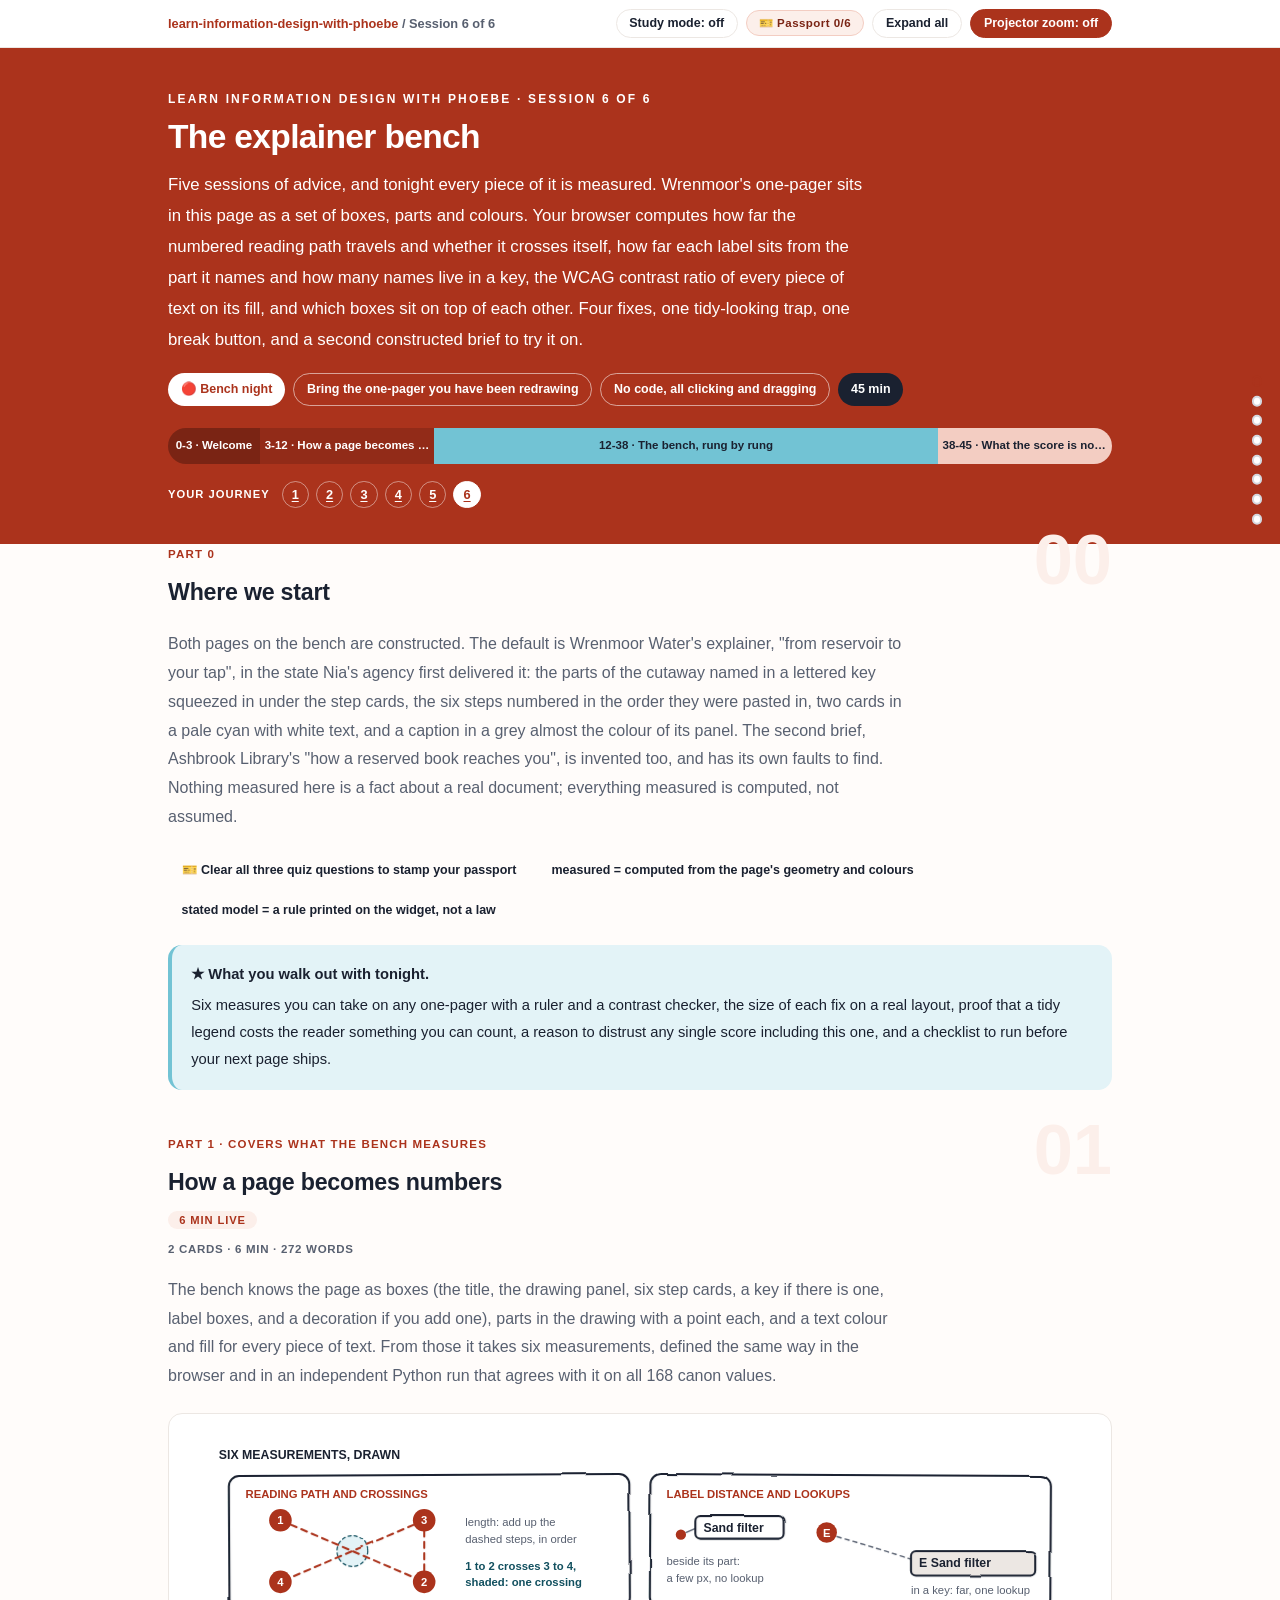
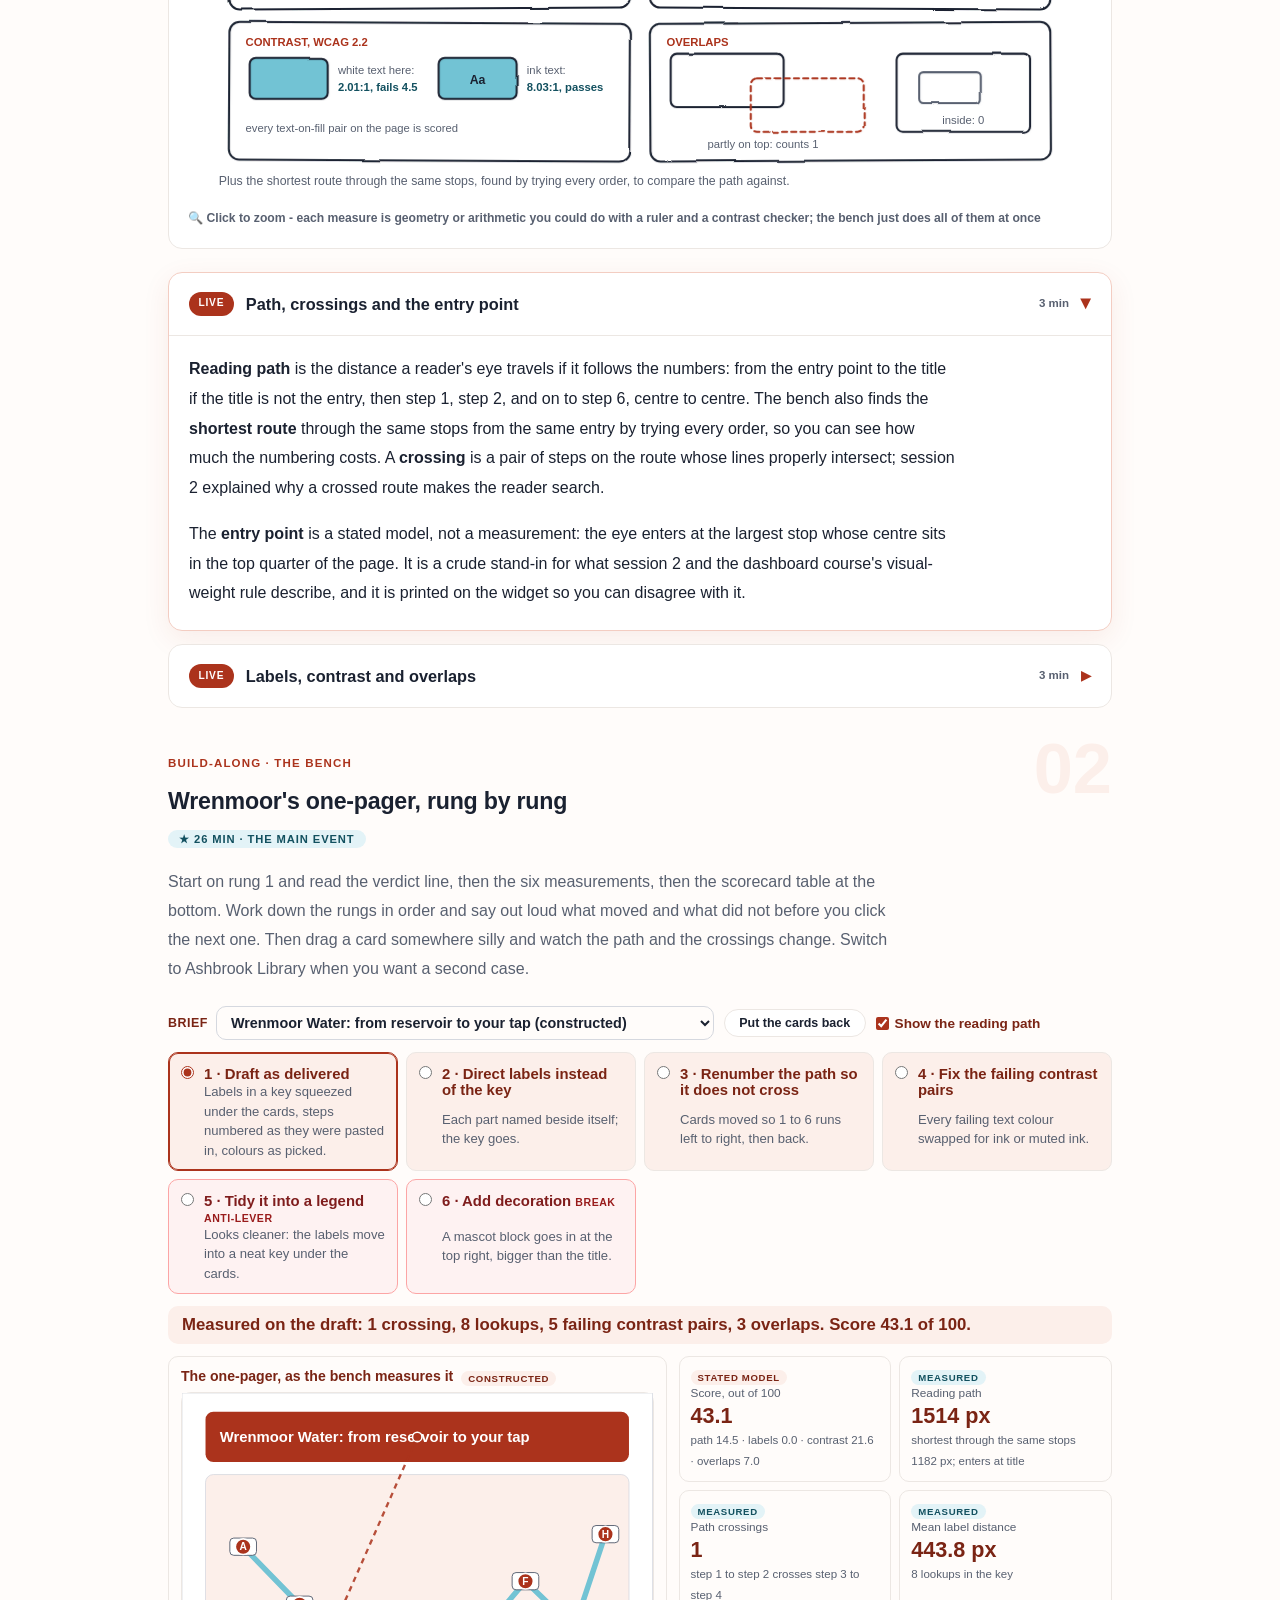
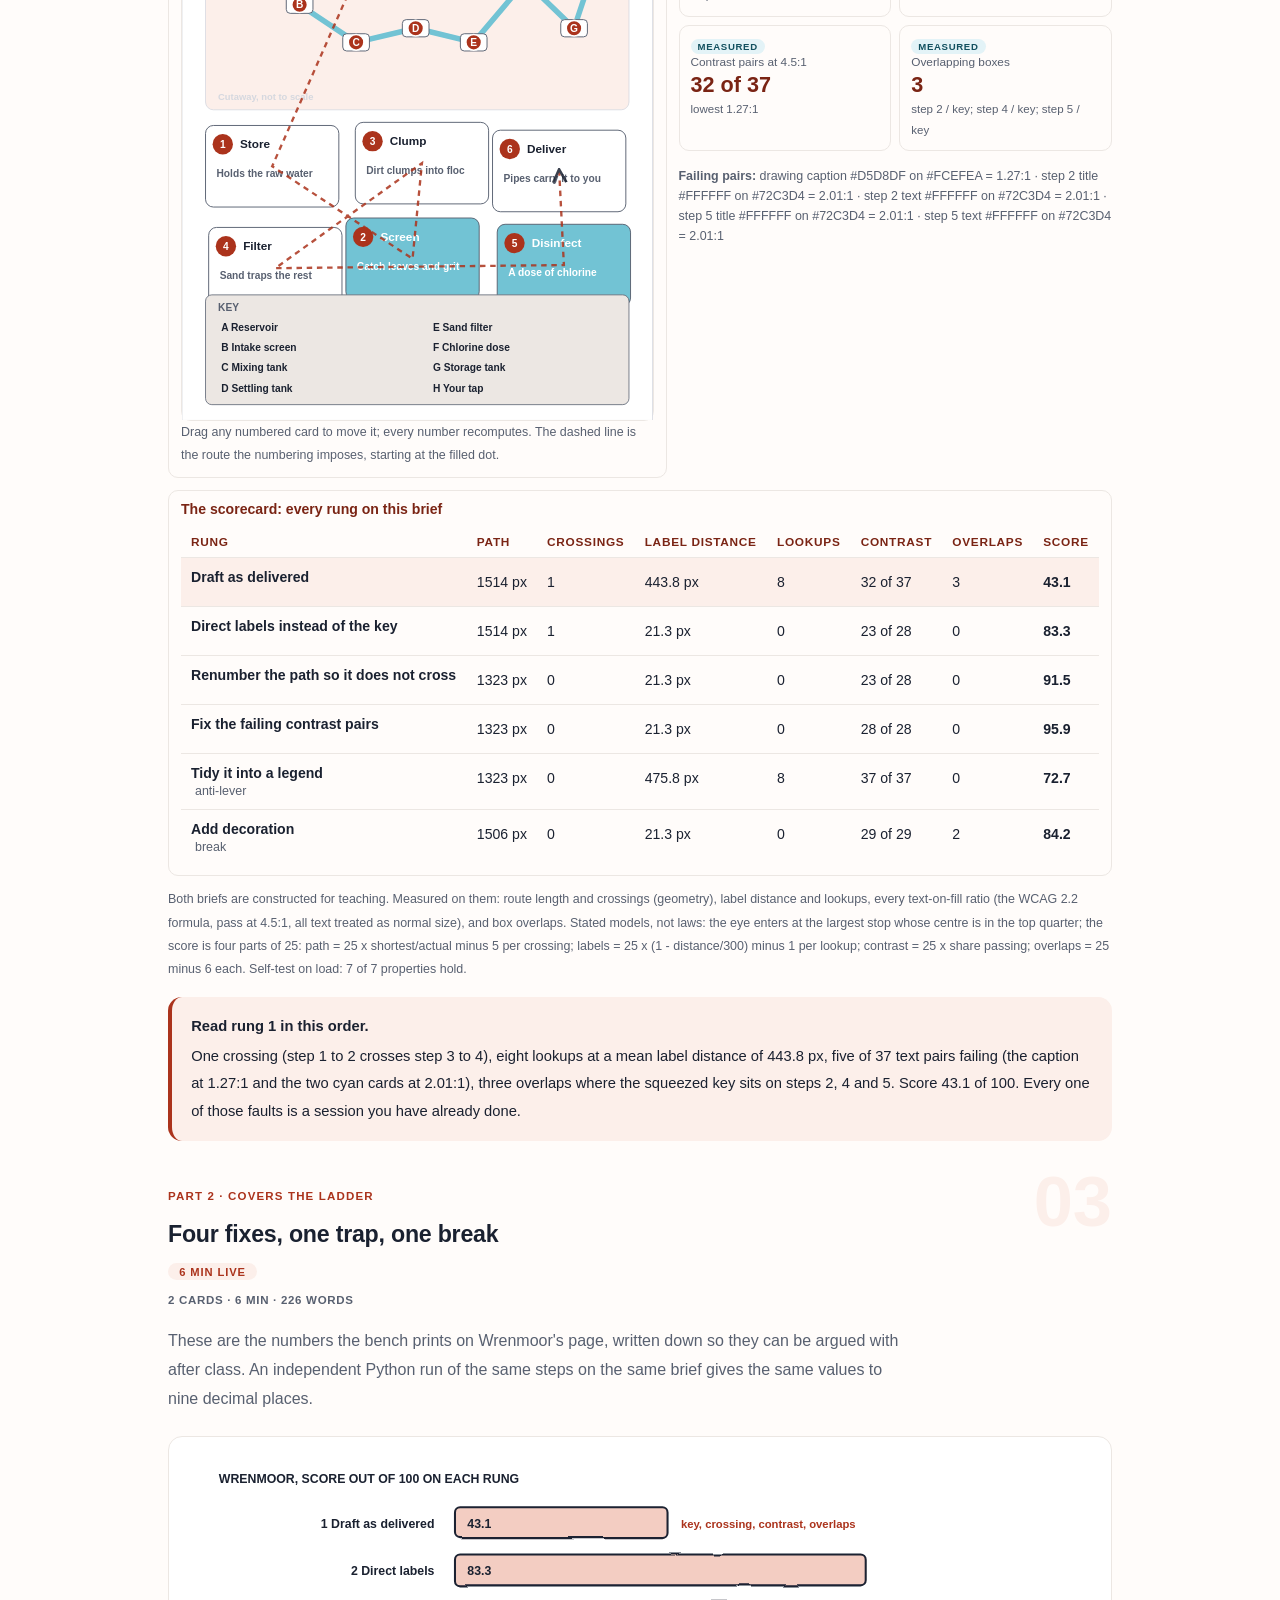
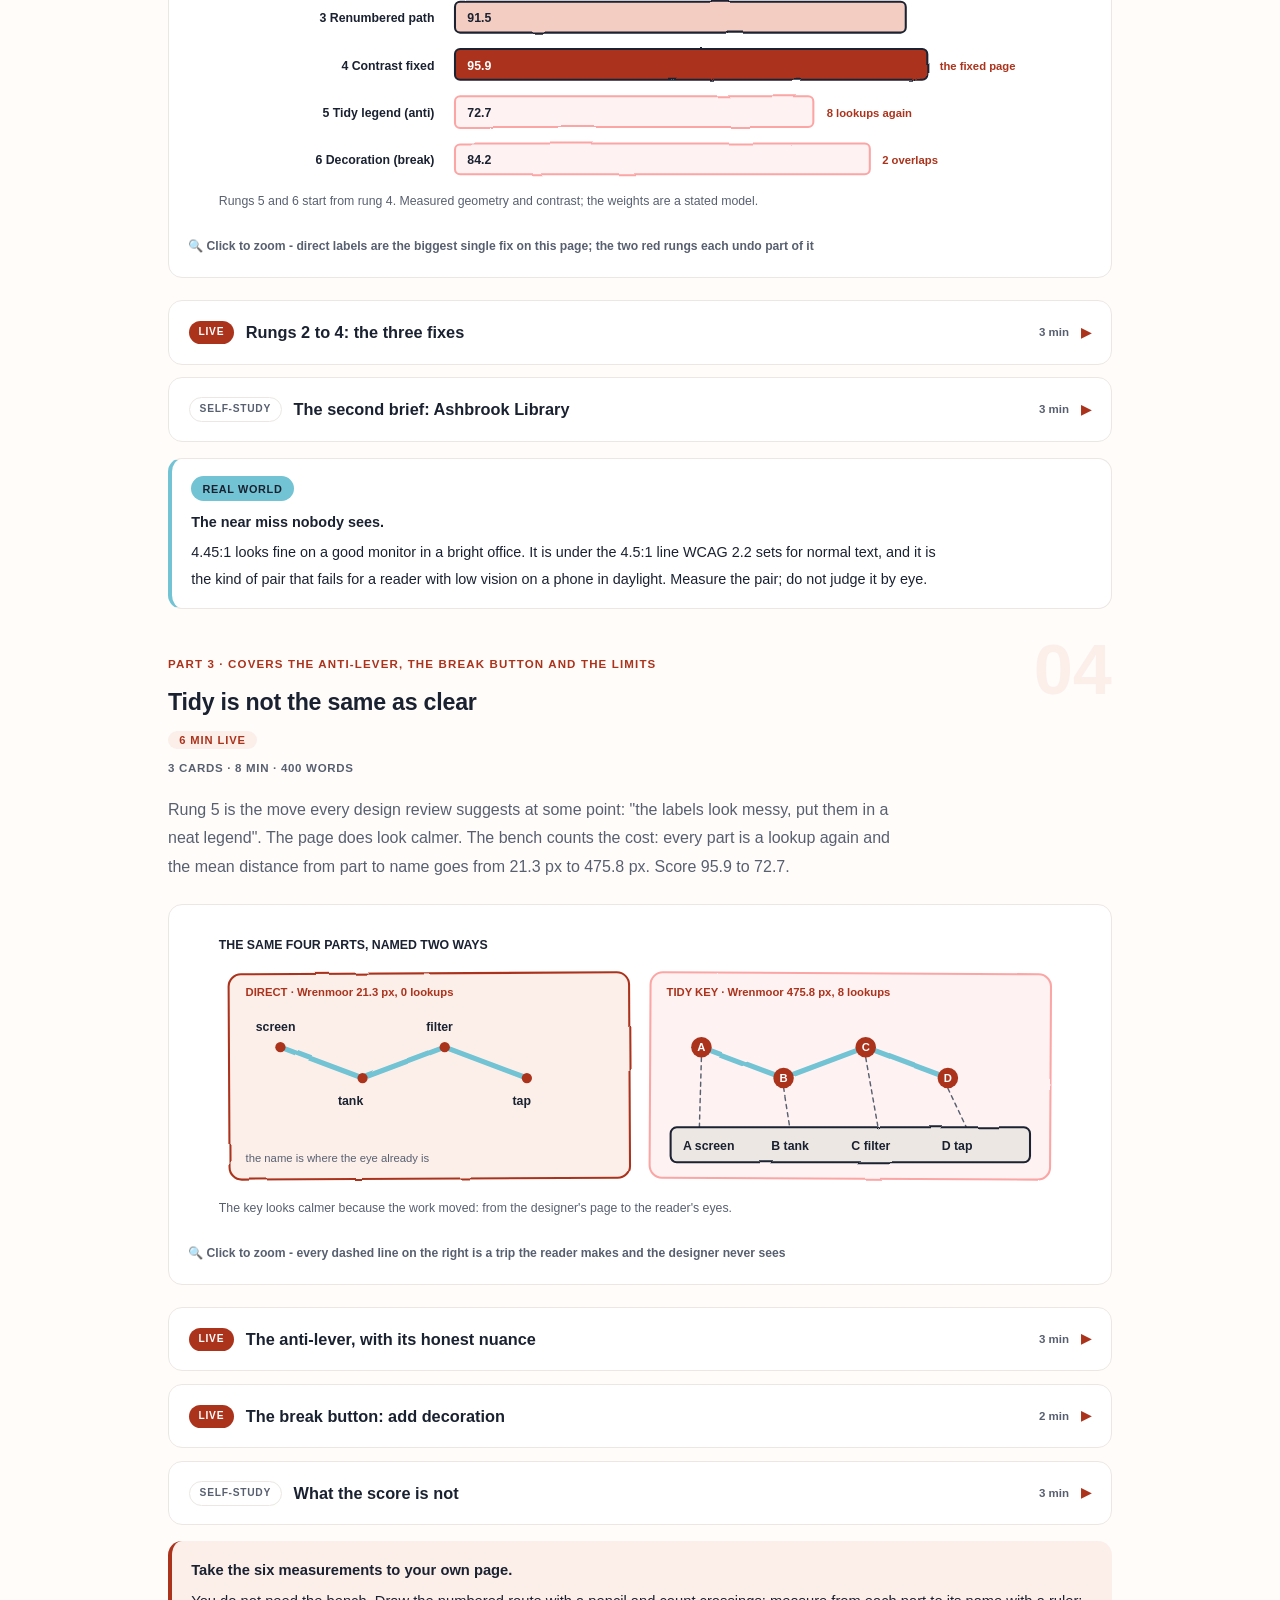
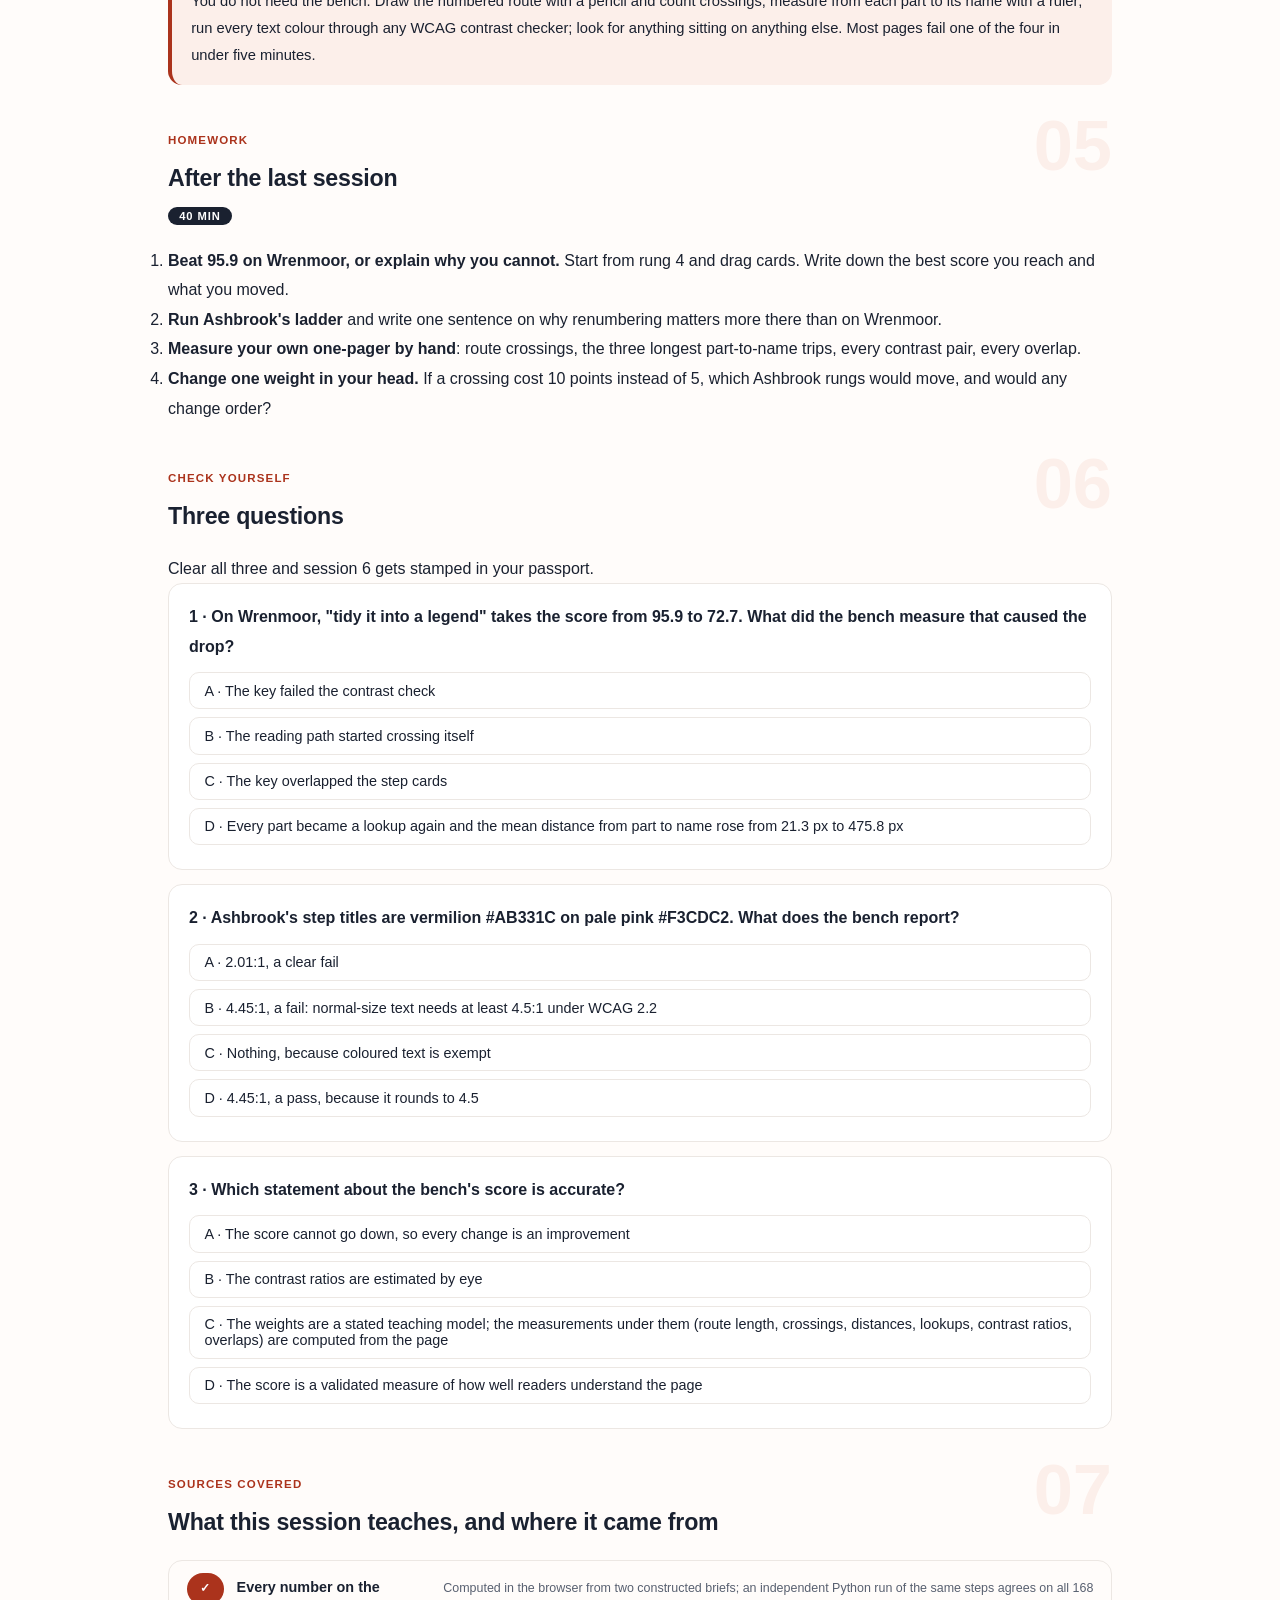
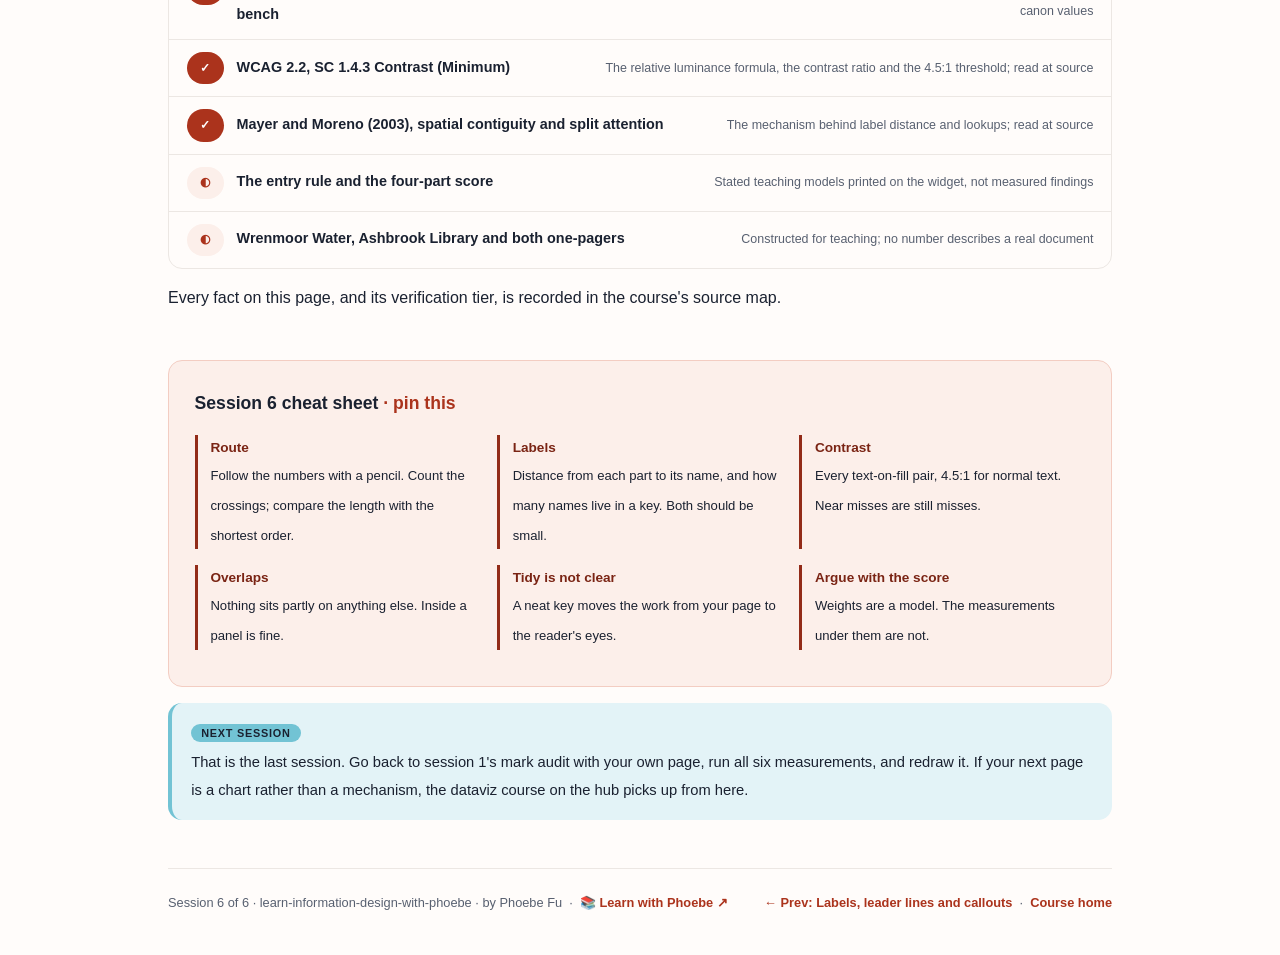
<file: courses/06-the-explainer-bench.html>
<!DOCTYPE html>
<html lang="en">
<head>
<meta charset="UTF-8">
<meta name="viewport" content="width=device-width, initial-scale=1.0">
<!-- social:start -->
<meta name="description" content="Session 6 of 6. A constructed one-pager measured in your browser: reading-path length and crossings, label-to-part distance and key lookups, every text-on-fill contrast ratio, and overlaps. Four fixes climb the score from 43.1 to 95.9; tidying the labels into a legend drops it to 72.7; adding decoration drops it to 84.2.">
<meta property="og:type" content="article">
<meta property="og:site_name" content="Learn with Phoebe">
<meta property="og:title" content="The explainer bench - learn information design with phoebe">
<meta property="og:description" content="Session 6 of 6. Move the cards, switch the labels, and watch the geometry and the contrast ratios recompute. Measured, not asserted.">
<meta property="og:url" content="https://phoebefu6.github.io/learn-information-design-with-phoebe/courses/06-the-explainer-bench.html">
<meta property="og:image" content="https://phoebefu6.github.io/learn-information-design-with-phoebe/assets/og-cover.png">
<meta property="og:image:width" content="1200">
<meta property="og:image:height" content="630">
<meta name="twitter:card" content="summary_large_image">
<meta name="twitter:title" content="The explainer bench - learn information design with phoebe">
<meta name="twitter:description" content="Session 6 of 6. A one-pager measured live: path, labels, contrast, overlaps.">
<meta name="twitter:image" content="https://phoebefu6.github.io/learn-information-design-with-phoebe/assets/og-cover.png">
<!-- social:end -->
<title>Session 6 · The explainer bench - learn information design with phoebe</title>
<link rel="stylesheet" href="../assets/style.css?v=2">
</head>
<body>

<div class="toolbar">
  <div class="wrap">
    <span class="crumb"><a href="../index.html">learn-information-design-with-phoebe</a> / Session 6 of 6</span>
    <button class="btn" id="toggle-all" type="button">Expand all</button>
    <button class="btn primary" id="zoom-toggle" type="button">Projector zoom: off</button>
  </div>
</div>

<header class="masthead">
  <div class="wrap">
    <div class="eyebrow">Learn Information Design with Phoebe · Session 6 of 6</div>
    <h1>The explainer <span class="accent">bench</span></h1>
    <p class="sub">Five sessions of advice, and tonight every piece of it is measured. Wrenmoor's one-pager sits in this page as a set of boxes, parts and colours. Your browser computes how far the numbered reading path travels and whether it crosses itself, how far each label sits from the part it names and how many names live in a key, the WCAG contrast ratio of every piece of text on its fill, and which boxes sit on top of each other. Four fixes, one tidy-looking trap, one break button, and a second constructed brief to try it on.</p>
    <div class="chip-row">
      <span class="chip level">🔴 Bench night</span>
      <span class="chip audience">Bring the one-pager you have been redrawing</span>
      <span class="chip audience">No code, all clicking and dragging</span>
      <span class="chip time">45 min</span>
    </div>
    <div class="agenda">
      <span class="a1" style="flex:1">0-3 · Welcome</span>
      <span class="a2" style="flex:2">3-12 · How a page becomes numbers</span>
      <span class="a3" style="flex:6">12-38 · The bench, rung by rung</span>
      <span class="a4" style="flex:2">38-45 · What the score is not, Q&amp;A</span>
    </div>
  </div>
</header>

<main class="wrap">

  <section class="section" id="intro">
    <div class="section-kicker">
      <span class="klabel">Part 0</span>
      <h2>Where we start</h2>
    </div>
    <p class="lede">Both pages on the bench are constructed. The default is Wrenmoor Water's explainer, "from reservoir to your tap", in the state Nia's agency first delivered it: the parts of the cutaway named in a lettered key squeezed in under the step cards, the six steps numbered in the order they were pasted in, two cards in a pale cyan with white text, and a caption in a grey almost the colour of its panel. The second brief, Ashbrook Library's "how a reserved book reaches you", is invented too, and has its own faults to find. Nothing measured here is a fact about a real document; everything measured is computed, not assumed.</p>

    <div class="legend">
      <span class="pill">🎫 Clear all three quiz questions to stamp your passport</span>
      <span class="pill">measured = computed from the page's geometry and colours</span>
      <span class="pill">stated model = a rule printed on the widget, not a law</span>
    </div>

    <div class="callout win">
      <p><strong>★ What you walk out with tonight.</strong> Six measures you can take on any one-pager with a ruler and a contrast checker, the size of each fix on a real layout, proof that a tidy legend costs the reader something you can count, a reason to distrust any single score including this one, and a checklist to run before your next page ships.</p>
    </div>
  </section>

  <section class="section" id="part-1">
    <div class="section-kicker">
      <span class="klabel">Part 1 · covers what the bench measures</span>
      <h2>How a page becomes numbers</h2>
      <span class="tag concept">6 min live</span>
    </div>
    <p class="lede">The bench knows the page as boxes (the title, the drawing panel, six step cards, a key if there is one, label boxes, and a decoration if you add one), parts in the drawing with a point each, and a text colour and fill for every piece of text. From those it takes six measurements, defined the same way in the browser and in an independent Python run that agrees with it on all 168 canon values.</p>

    <figure class="zoomable">
      <svg viewBox="0 0 880 354" xmlns="http://www.w3.org/2000/svg" role="img" aria-label="Four panels. Reading path: four numbered stops joined in order, where the segment from 1 to 2 crosses the segment from 3 to 4. Labels: a part with its name beside it, and a part with a letter whose name sits in a key some distance away. Contrast: two cyan swatches, white text on cyan measures 2.01 to 1 and fails, ink on cyan measures 8.03 to 1 and passes. Overlaps: two boxes that partly overlap count as one overlap; a box fully inside another does not count.">
        <defs>
          <filter id="b6aSk" x="-3%" y="-3%" width="106%" height="106%"><feTurbulence type="fractalNoise" baseFrequency="0.02" numOctaves="2" seed="43" result="n"/><feDisplacementMap in="SourceGraphic" in2="n" scale="2.4" xChannelSelector="R" yChannelSelector="G"/></filter>
          <pattern id="b6aHc" patternUnits="userSpaceOnUse" width="7" height="7" patternTransform="rotate(-38)"><line x1="0" y1="0" x2="0" y2="7" stroke="#AB331C" stroke-width="1" opacity=".5"/></pattern>
        </defs>
        <style>
          .b6aH { font: 800 12px Inter, sans-serif; fill: #1A2130; }
          .b6aL { font: 600 12px Inter, sans-serif; fill: #1A2130; }
          .b6aS { font: 400 11px Inter, sans-serif; fill: #586070; }
          .b6aB { font: 800 11px Inter, sans-serif; fill: #12505F; }
          .b6aA { font: 700 11px Inter, sans-serif; fill: #AB331C; }
          .b6aW { font: 800 11px Inter, sans-serif; fill: #FFFFFF; }
          .b6aN { font: 400 12px Inter, sans-serif; fill: #586070; }
        </style>

        <text class="b6aH" x="30" y="24">SIX MEASUREMENTS, DRAWN</text>

        <g filter="url(#b6aSk)" fill="none" stroke="#1A2130" stroke-width="2" stroke-linecap="round" stroke-linejoin="round">
          <rect x="40" y="40" width="390" height="130" rx="10" transform="rotate(-0.3 235 105)" fill="#FFFFFF"/>
          <rect x="450" y="40" width="390" height="130" rx="10" transform="rotate(0.3 645 105)" fill="#FFFFFF"/>
          <rect x="40" y="184" width="390" height="134" rx="10" transform="rotate(0.3 235 251)" fill="#FFFFFF"/>
          <rect x="450" y="184" width="390" height="134" rx="10" transform="rotate(-0.3 645 251)" fill="#FFFFFF"/>
          <circle cx="160" cy="114" r="15" fill="#E3F3F7" stroke="#12505F" stroke-width="1.2" stroke-dasharray="3 3"/>
          <path d="M90 84 L230 144" stroke="#AB331C" stroke-dasharray="6 5"/>
          <path d="M230 144 L230 84" stroke="#AB331C" stroke-dasharray="6 5"/>
          <path d="M230 84 L90 144" stroke="#AB331C" stroke-dasharray="6 5"/>
          <path d="M485 96 L494 92" stroke="#586070" stroke-width="1.4"/>
          <rect x="494" y="80" width="86" height="22" rx="5" fill="#FFFFFF"/>
          <path d="M632 100 C660 108 686 116 704 122" stroke="#586070" stroke-width="1.4" stroke-dasharray="4 4"/>
          <rect x="704" y="114" width="122" height="24" rx="5" fill="#ECE7E3"/>
          <rect x="60" y="218" width="76" height="40" rx="6" fill="#72C3D4"/>
          <rect x="244" y="218" width="76" height="40" rx="6" fill="#72C3D4"/>
          <rect x="470" y="214" width="110" height="52" rx="6" fill="none"/>
          <rect x="548" y="238" width="110" height="52" rx="6" fill="none" stroke="#AB331C" stroke-dasharray="5 4"/>
          <rect x="690" y="214" width="130" height="76" rx="6" fill="none"/>
          <rect x="712" y="232" width="60" height="30" rx="4" fill="none" stroke="#586070"/>
        </g>

        <circle cx="90" cy="84" r="11" fill="#AB331C"/><text class="b6aW" x="90" y="88" text-anchor="middle">1</text>
        <circle cx="230" cy="144" r="11" fill="#AB331C"/><text class="b6aW" x="230" y="148" text-anchor="middle">2</text>
        <circle cx="230" cy="84" r="11" fill="#AB331C"/><text class="b6aW" x="230" y="88" text-anchor="middle">3</text>
        <circle cx="90" cy="144" r="11" fill="#AB331C"/><text class="b6aW" x="90" y="148" text-anchor="middle">4</text>
        <circle cx="480" cy="98" r="5" fill="#AB331C"/>
        <circle cx="622" cy="96" r="10" fill="#AB331C"/><text class="b6aW" x="622" y="100" text-anchor="middle">E</text>

        <text class="b6aA" x="56" y="62">READING PATH AND CROSSINGS</text>
        <text class="b6aS" x="270" y="90">length: add up the</text>
        <text class="b6aS" x="270" y="106">dashed steps, in order</text>
        <text class="b6aB" x="270" y="132">1 to 2 crosses 3 to 4,</text>
        <text class="b6aB" x="270" y="148">shaded: one crossing</text>

        <text class="b6aA" x="466" y="62">LABEL DISTANCE AND LOOKUPS</text>
        <text class="b6aL" x="502" y="95">Sand filter</text>
        <text class="b6aS" x="466" y="128">beside its part:</text>
        <text class="b6aS" x="466" y="144">a few px, no lookup</text>
        <text class="b6aL" x="712" y="130">E  Sand filter</text>
        <text class="b6aS" x="704" y="156">in a key: far, one lookup</text>

        <text class="b6aA" x="56" y="206">CONTRAST, WCAG 2.2</text>
        <text class="b6aS" x="146" y="234">white text here:</text>
        <text class="b6aB" x="146" y="250">2.01:1, fails 4.5</text>
        <text class="b6aL" x="282" y="243" text-anchor="middle">Aa</text>
        <text class="b6aS" x="330" y="234">ink text:</text>
        <text class="b6aB" x="330" y="250">8.03:1, passes</text>
        <text class="b6aS" x="56" y="290">every text-on-fill pair on the page is scored</text>

        <text class="b6aA" x="466" y="206">OVERLAPS</text>
        <text class="b6aS" x="560" y="306" text-anchor="middle">partly on top: counts 1</text>
        <text class="b6aS" x="755" y="282" text-anchor="middle">inside: 0</text>

        <text class="b6aN" x="30" y="342">Plus the shortest route through the same stops, found by trying every order, to compare the path against.</text>
      </svg>
      <figcaption>🔍 Click to zoom - each measure is geometry or arithmetic you could do with a ruler and a contrast checker; the bench just does all of them at once</figcaption>
    </figure>

    <details class="card" open>
      <summary><span class="mode live">Live</span>Path, crossings and the entry point<span class="mini">3 min</span><span class="caret">▶</span></summary>
      <div class="body">
        <p><strong>Reading path</strong> is the distance a reader's eye travels if it follows the numbers: from the entry point to the title if the title is not the entry, then step 1, step 2, and on to step 6, centre to centre. The bench also finds the <strong>shortest route</strong> through the same stops from the same entry by trying every order, so you can see how much the numbering costs. A <strong>crossing</strong> is a pair of steps on the route whose lines properly intersect; session 2 explained why a crossed route makes the reader search.</p>
        <p>The <strong>entry point</strong> is a stated model, not a measurement: the eye enters at the largest stop whose centre sits in the top quarter of the page. It is a crude stand-in for what session 2 and the dashboard course's visual-weight rule describe, and it is printed on the widget so you can disagree with it.</p>
      </div>
    </details>

    <details class="card">
      <summary><span class="mode live">Live</span>Labels, contrast and overlaps<span class="mini">3 min</span><span class="caret">▶</span></summary>
      <div class="body">
        <p><strong>Label distance</strong> is the distance from each part's point in the drawing to the nearest edge of the words that name it: its label box when labels are direct, its row in the key when they are not. <strong>Lookups</strong> counts the names that live in a key, each one a trip away from the drawing and back (session 5's split attention). <strong>Contrast</strong> applies the WCAG 2.2 formula to every text colour on its fill and passes it at 4.5:1; all text on the bench is treated as normal size. <strong>Overlaps</strong> counts pairs of boxes that intersect without one sitting wholly inside the other, so a label inside the drawing panel is fine and a key on top of a card is not.</p>
      </div>
    </details>
  </section>

  <section class="section" id="bench">
    <div class="section-kicker">
      <span class="klabel">Build-along · the bench</span>
      <h2>Wrenmoor's one-pager, rung by rung</h2>
      <span class="tag demo">★ 26 min · the main event</span>
    </div>
    <p class="lede">Start on rung 1 and read the verdict line, then the six measurements, then the scorecard table at the bottom. Work down the rungs in order and say out loud what moved and what did not before you click the next one. Then drag a card somewhere silly and watch the path and the crossings change. Switch to Ashbrook Library when you want a second case.</p>

    <div id="ifd-bench" data-brief="wrenmoor"></div>

    <div class="callout tip">
      <p><strong>Read rung 1 in this order.</strong> One crossing (step 1 to 2 crosses step 3 to 4), eight lookups at a mean label distance of 443.8 px, five of 37 text pairs failing (the caption at 1.27:1 and the two cyan cards at 2.01:1), three overlaps where the squeezed key sits on steps 2, 4 and 5. Score 43.1 of 100. Every one of those faults is a session you have already done.</p>
    </div>
  </section>

  <section class="section" id="part-2">
    <div class="section-kicker">
      <span class="klabel">Part 2 · covers the ladder</span>
      <h2>Four fixes, one trap, one break</h2>
      <span class="tag concept">6 min live</span>
    </div>
    <p class="lede">These are the numbers the bench prints on Wrenmoor's page, written down so they can be argued with after class. An independent Python run of the same steps on the same brief gives the same values to nine decimal places.</p>

    <figure class="zoomable">
      <svg viewBox="0 0 880 360" xmlns="http://www.w3.org/2000/svg" role="img" aria-label="Scores out of 100 on the Wrenmoor brief. Draft 43.1, direct labels 83.3, renumbered path 91.5, contrast fixed 95.9, tidy legend anti-lever 72.7, decoration break 84.2.">
        <defs>
          <filter id="b6bSk" x="-3%" y="-3%" width="106%" height="106%"><feTurbulence type="fractalNoise" baseFrequency="0.02" numOctaves="2" seed="47" result="n"/><feDisplacementMap in="SourceGraphic" in2="n" scale="2.4" xChannelSelector="R" yChannelSelector="G"/></filter>
        </defs>
        <style>
          .b6bH { font: 800 12px Inter, sans-serif; fill: #1A2130; }
          .b6bL { font: 600 12px Inter, sans-serif; fill: #1A2130; }
          .b6bV { font: 800 12px Inter, sans-serif; fill: #1A2130; }
          .b6bW { font: 800 12px Inter, sans-serif; fill: #FFFFFF; }
          .b6bA { font: 700 11px Inter, sans-serif; fill: #AB331C; }
          .b6bN { font: 400 12px Inter, sans-serif; fill: #586070; }
        </style>

        <text class="b6bH" x="30" y="26">WRENMOOR, SCORE OUT OF 100 ON EACH RUNG</text>

        <g filter="url(#b6bSk)" fill="none" stroke="#1A2130" stroke-width="2" stroke-linecap="round" stroke-linejoin="round">
          <rect x="260" y="50" width="207" height="30" rx="5" fill="#F3CDC2"/>
          <rect x="260" y="96" width="400" height="30" rx="5" fill="#F3CDC2"/>
          <rect x="260" y="142" width="439" height="30" rx="5" fill="#F3CDC2"/>
          <rect x="260" y="188" width="460" height="30" rx="5" fill="#AB331C"/>
          <rect x="260" y="234" width="349" height="30" rx="5" fill="#FEF2F2" stroke="#FCA5A5"/>
          <rect x="260" y="280" width="404" height="30" rx="5" fill="#FEF2F2" stroke="#FCA5A5"/>
        </g>

        <text class="b6bL" x="240" y="70" text-anchor="end">1 Draft as delivered</text>
        <text class="b6bL" x="240" y="116" text-anchor="end">2 Direct labels</text>
        <text class="b6bL" x="240" y="162" text-anchor="end">3 Renumbered path</text>
        <text class="b6bL" x="240" y="208" text-anchor="end">4 Contrast fixed</text>
        <text class="b6bL" x="240" y="254" text-anchor="end">5 Tidy legend (anti)</text>
        <text class="b6bL" x="240" y="300" text-anchor="end">6 Decoration (break)</text>
        <text class="b6bV" x="272" y="70">43.1</text>
        <text class="b6bV" x="272" y="116">83.3</text>
        <text class="b6bV" x="272" y="162">91.5</text>
        <text class="b6bW" x="272" y="208">95.9</text>
        <text class="b6bV" x="272" y="254">72.7</text>
        <text class="b6bV" x="272" y="300">84.2</text>
        <text class="b6bA" x="480" y="70">key, crossing, contrast, overlaps</text>
        <text class="b6bA" x="732" y="208">the fixed page</text>
        <text class="b6bA" x="622" y="254">8 lookups again</text>
        <text class="b6bA" x="676" y="300">2 overlaps</text>

        <text class="b6bN" x="30" y="340">Rungs 5 and 6 start from rung 4. Measured geometry and contrast; the weights are a stated model.</text>
      </svg>
      <figcaption>🔍 Click to zoom - direct labels are the biggest single fix on this page; the two red rungs each undo part of it</figcaption>
    </figure>

    <details class="card">
      <summary><span class="mode live">Live</span>Rungs 2 to 4: the three fixes<span class="mini">3 min</span><span class="caret">▶</span></summary>
      <div class="body">
        <p><strong>Direct labels</strong> take the mean label distance from 443.8 px to 21.3 px, lookups from eight to zero, and remove the key, which also removes all three overlaps: score 43.1 to 83.3. <strong>Renumbering</strong> moves the cards so 1 to 3 runs along the top row and 4 to 6 comes back along the bottom; the crossing goes and the path shortens from 1514 px to 1323 px: 91.5. <strong>Fixing contrast</strong> swaps white-on-cyan for ink-on-cyan (8.03:1) and the near-invisible caption for muted ink: 28 of 28 pairs pass, 95.9.</p>
        <p>Notice what direct labels did to the contrast count: it went from 32 of 37 to 23 of 28, because the key's letters and rows left the page. The failing pairs did not change; there were just fewer passing ones around them. A share is always a share of something.</p>
      </div>
    </details>

    <details class="card">
      <summary><span class="mode self">Self-study</span>The second brief: Ashbrook Library<span class="mini">3 min</span><span class="caret">▶</span></summary>
      <div class="body">
        <p>Ashbrook's draft is worse in a different place: its six steps were numbered so the route crosses itself five times, and the path scores zero before anything else is fixed: 29.3 overall. Its contrast faults are near misses you would pass by eye, the vermilion step titles on pale pink at 4.45:1 and the grey step text on the same pink at 4.31:1. Renumbering is the big fix there (69.9 to 92.6), and the contrast fix takes it to 96.1. Same rules, different page, different order of importance.</p>
      </div>
    </details>

    <div class="callout example">
      <span class="ex-pill">Real world</span>
      <p><strong>The near miss nobody sees.</strong> 4.45:1 looks fine on a good monitor in a bright office. It is under the 4.5:1 line WCAG 2.2 sets for normal text, and it is the kind of pair that fails for a reader with low vision on a phone in daylight. Measure the pair; do not judge it by eye.</p>
    </div>
  </section>

  <section class="section" id="part-3">
    <div class="section-kicker">
      <span class="klabel">Part 3 · covers the anti-lever, the break button and the limits</span>
      <h2>Tidy is not the same as clear</h2>
      <span class="tag concept">6 min live</span>
    </div>
    <p class="lede">Rung 5 is the move every design review suggests at some point: "the labels look messy, put them in a neat legend". The page does look calmer. The bench counts the cost: every part is a lookup again and the mean distance from part to name goes from 21.3 px to 475.8 px. Score 95.9 to 72.7.</p>

    <figure class="zoomable">
      <svg viewBox="0 0 880 300" xmlns="http://www.w3.org/2000/svg" role="img" aria-label="Before and after. Left: four parts, each named beside itself, mean label distance 21.3 px and no lookups on Wrenmoor. Right: the same four parts carry letters A to D and their names sit in a tidy key below; dashed lines show the trip from each part to its name, mean distance 475.8 px and eight lookups on Wrenmoor.">
        <defs>
          <filter id="b6cSk" x="-3%" y="-3%" width="106%" height="106%"><feTurbulence type="fractalNoise" baseFrequency="0.02" numOctaves="2" seed="53" result="n"/><feDisplacementMap in="SourceGraphic" in2="n" scale="2.4" xChannelSelector="R" yChannelSelector="G"/></filter>
        </defs>
        <style>
          .b6cH { font: 800 12px Inter, sans-serif; fill: #1A2130; }
          .b6cL { font: 600 12px Inter, sans-serif; fill: #1A2130; }
          .b6cS { font: 400 11px Inter, sans-serif; fill: #586070; }
          .b6cB { font: 800 11px Inter, sans-serif; fill: #12505F; }
          .b6cA { font: 700 11px Inter, sans-serif; fill: #AB331C; }
          .b6cW { font: 800 11px Inter, sans-serif; fill: #FFFFFF; }
          .b6cN { font: 400 12px Inter, sans-serif; fill: #586070; }
        </style>

        <text class="b6cH" x="30" y="24">THE SAME FOUR PARTS, NAMED TWO WAYS</text>

        <g filter="url(#b6cSk)" fill="none" stroke="#1A2130" stroke-width="2" stroke-linecap="round" stroke-linejoin="round">
          <rect x="40" y="48" width="390" height="200" rx="12" transform="rotate(-0.3 235 148)" fill="#FCEFEA" stroke="#AB331C"/>
          <rect x="450" y="48" width="390" height="200" rx="12" transform="rotate(0.3 645 148)" fill="#FEF2F2" stroke="#FCA5A5"/>
          <path d="M90 120 L170 150 L250 120 L330 150" stroke="#72C3D4" stroke-width="5"/>
          <path d="M500 120 L580 150 L660 120 L740 150" stroke="#72C3D4" stroke-width="5"/>
          <path d="M500 130 L498 198" stroke="#586070" stroke-width="1.4" stroke-dasharray="4 4"/>
          <path d="M580 160 L586 198" stroke="#586070" stroke-width="1.4" stroke-dasharray="4 4"/>
          <path d="M660 130 L672 198" stroke="#586070" stroke-width="1.4" stroke-dasharray="4 4"/>
          <path d="M740 160 L758 198" stroke="#586070" stroke-width="1.4" stroke-dasharray="4 4"/>
          <rect x="470" y="198" width="350" height="34" rx="6" fill="#ECE7E3"/>
        </g>

        <circle cx="90" cy="120" r="5" fill="#AB331C"/>
        <circle cx="170" cy="150" r="5" fill="#AB331C"/>
        <circle cx="250" cy="120" r="5" fill="#AB331C"/>
        <circle cx="330" cy="150" r="5" fill="#AB331C"/>
        <text class="b6cL" x="66" y="104">screen</text>
        <text class="b6cL" x="146" y="176">tank</text>
        <text class="b6cL" x="232" y="104">filter</text>
        <text class="b6cL" x="316" y="176">tap</text>

        <circle cx="500" cy="120" r="10" fill="#AB331C"/><text class="b6cW" x="500" y="124" text-anchor="middle">A</text>
        <circle cx="580" cy="150" r="10" fill="#AB331C"/><text class="b6cW" x="580" y="154" text-anchor="middle">B</text>
        <circle cx="660" cy="120" r="10" fill="#AB331C"/><text class="b6cW" x="660" y="124" text-anchor="middle">C</text>
        <circle cx="740" cy="150" r="10" fill="#AB331C"/><text class="b6cW" x="740" y="154" text-anchor="middle">D</text>
        <text class="b6cL" x="482" y="220">A screen</text>
        <text class="b6cL" x="568" y="220">B tank</text>
        <text class="b6cL" x="646" y="220">C filter</text>
        <text class="b6cL" x="734" y="220">D tap</text>

        <text class="b6cA" x="56" y="70">DIRECT · Wrenmoor 21.3 px, 0 lookups</text>
        <text class="b6cA" x="466" y="70">TIDY KEY · Wrenmoor 475.8 px, 8 lookups</text>
        <text class="b6cS" x="56" y="232">the name is where the eye already is</text>

        <text class="b6cN" x="30" y="280">The key looks calmer because the work moved: from the designer's page to the reader's eyes.</text>
      </svg>
      <figcaption>🔍 Click to zoom - every dashed line on the right is a trip the reader makes and the designer never sees</figcaption>
    </figure>

    <details class="card">
      <summary><span class="mode live">Live</span>The anti-lever, with its honest nuance<span class="mini">3 min</span><span class="caret">▶</span></summary>
      <div class="body">
        <p>Spatial contiguity is the reason: Mayer and Moreno report that people understand better when printed words sit near the parts of the graphic they describe (effect size .48 in a single study, with similar effects in books). The tidy key separates every name from its part. The bench cannot measure understanding; it measures the distance and the count of lookups, which is the mechanism the research names.</p>
        <p>The nuance: a key is the right tool when the same symbol repeats many times (twenty identical valve icons, one entry in the key), or when parts are too small and dense to label without covering the drawing. On a page with eight distinct parts and room beside each, the key is a tax. The bench's score also gives the key full marks on contrast and overlaps, which is fair: it is tidy. It just is not clear.</p>
      </div>
    </details>

    <details class="card">
      <summary><span class="mode live">Live</span>The break button: add decoration<span class="mini">2 min</span><span class="caret">▶</span></summary>
      <div class="body">
        <p>Rung 6 adds a mascot block at the top right, slightly larger than the title. Under the entry rule it is now the first thing the eye lands on, so the path runs mascot, title, step 1 and onwards: 1323 px becomes 1506 px. It also sits on the title and the drawing panel, two overlaps. Score 95.9 to 84.2. This is the bench showing it can report a worse number for exactly the move session 1 warned about. If no input could lower the score, the bench would be measuring nothing.</p>
      </div>
    </details>

    <details class="card">
      <summary><span class="mode self">Self-study</span>What the score is not<span class="mini">3 min</span><span class="caret">▶</span></summary>
      <div class="body">
        <p>The score is four parts of 25 with weights written on the widget: path = 25 x shortest/actual, minus 5 per crossing; labels = 25 x (1 - distance/300), minus 1 per lookup; contrast = 25 x share of pairs passing; overlaps = 25 minus 6 per pair. Those weights are a teaching model. Nobody has measured that a crossing costs exactly five points of anything. Change the weights and the order of rungs 5 and 6 could change.</p>
        <p>What survives any reasonable weighting is the direction of each measurement: direct labels shorten the trip from part to name, a renumbered route stops crossing, a failing pair becomes a passing one, a key on top of a card stops covering it. Argue with the score; trust the measurements. The bench also runs a self-test on load: seven properties, including that black on white is exactly 21:1 and that #777777 on white is 4.48:1, which fails when the sRGB linearisation step is deliberately removed.</p>
      </div>
    </details>

    <div class="callout tip">
      <p><strong>Take the six measurements to your own page.</strong> You do not need the bench. Draw the numbered route with a pencil and count crossings; measure from each part to its name with a ruler; run every text colour through any WCAG contrast checker; look for anything sitting on anything else. Most pages fail one of the four in under five minutes.</p>
    </div>
  </section>

  <section class="section" id="exercise">
    <div class="section-kicker">
      <span class="klabel">Homework</span>
      <h2>After the last session</h2>
      <span class="tag exercise">40 min</span>
    </div>
    <ol>
      <li><strong>Beat 95.9 on Wrenmoor, or explain why you cannot.</strong> Start from rung 4 and drag cards. Write down the best score you reach and what you moved.</li>
      <li><strong>Run Ashbrook's ladder</strong> and write one sentence on why renumbering matters more there than on Wrenmoor.</li>
      <li><strong>Measure your own one-pager by hand</strong>: route crossings, the three longest part-to-name trips, every contrast pair, every overlap.</li>
      <li><strong>Change one weight in your head.</strong> If a crossing cost 10 points instead of 5, which Ashbrook rungs would move, and would any change order?</li>
    </ol>
  </section>

  <section class="section" id="quiz">
    <div class="section-kicker">
      <span class="klabel">Check yourself</span>
      <h2>Three questions</h2>
    </div>
    <p>Clear all three and session 6 gets stamped in your passport.</p>

    <div class="quiz-q" data-answer="3">
      <p class="qtext">1 · On Wrenmoor, "tidy it into a legend" takes the score from 95.9 to 72.7. What did the bench measure that caused the drop?</p>
      <button class="qopt" type="button">A · The key failed the contrast check</button>
      <button class="qopt" type="button">B · The reading path started crossing itself</button>
      <button class="qopt" type="button">C · The key overlapped the step cards</button>
      <button class="qopt" type="button">D · Every part became a lookup again and the mean distance from part to name rose from 21.3 px to 475.8 px</button>
      <p class="qwhy">The tidy key passes contrast and sits clear of the cards, so contrast and overlaps stay at full marks. What it costs is distance and lookups: eight names moved away from their parts. That is the split-attention mechanism, counted.</p>
    </div>

    <div class="quiz-q" data-answer="1">
      <p class="qtext">2 · Ashbrook's step titles are vermilion #AB331C on pale pink #F3CDC2. What does the bench report?</p>
      <button class="qopt" type="button">A · 2.01:1, a clear fail</button>
      <button class="qopt" type="button">B · 4.45:1, a fail: normal-size text needs at least 4.5:1 under WCAG 2.2</button>
      <button class="qopt" type="button">C · Nothing, because coloured text is exempt</button>
      <button class="qopt" type="button">D · 4.45:1, a pass, because it rounds to 4.5</button>
      <p class="qwhy">The threshold is a minimum, not a rounding target. 4.45 is a near miss that looks fine by eye, which is exactly why it gets measured. 2.01:1 is Wrenmoor's white on cyan.</p>
    </div>

    <div class="quiz-q" data-answer="2">
      <p class="qtext">3 · Which statement about the bench's score is accurate?</p>
      <button class="qopt" type="button">A · The score cannot go down, so every change is an improvement</button>
      <button class="qopt" type="button">B · The contrast ratios are estimated by eye</button>
      <button class="qopt" type="button">C · The weights are a stated teaching model; the measurements under them (route length, crossings, distances, lookups, contrast ratios, overlaps) are computed from the page</button>
      <button class="qopt" type="button">D · The score is a validated measure of how well readers understand the page</button>
      <p class="qwhy">The widget prints the weights and calls them a model. The geometry and the WCAG formula are real arithmetic on a constructed page. Both red rungs prove the score can fall.</p>
    </div>

    <p class="quiz-score"></p>
  </section>

  <section class="section" id="official">
    <div class="section-kicker">
      <span class="klabel">Sources covered</span>
      <h2>What this session teaches, and where it came from</h2>
    </div>
    <div class="covered">
      <div class="covered-row"><span class="status pill solid">✓</span><span class="name">Every number on the bench</span><span class="note">Computed in the browser from two constructed briefs; an independent Python run of the same steps agrees on all 168 canon values</span></div>
      <div class="covered-row"><span class="status pill solid">✓</span><span class="name">WCAG 2.2, SC 1.4.3 Contrast (Minimum)</span><span class="note">The relative luminance formula, the contrast ratio and the 4.5:1 threshold; read at source</span></div>
      <div class="covered-row"><span class="status pill solid">✓</span><span class="name">Mayer and Moreno (2003), spatial contiguity and split attention</span><span class="note">The mechanism behind label distance and lookups; read at source</span></div>
      <div class="covered-row"><span class="status pill light">◐</span><span class="name">The entry rule and the four-part score</span><span class="note">Stated teaching models printed on the widget, not measured findings</span></div>
      <div class="covered-row"><span class="status pill light">◐</span><span class="name">Wrenmoor Water, Ashbrook Library and both one-pagers</span><span class="note">Constructed for teaching; no number describes a real document</span></div>
    </div>
    <p class="mono" style="margin-top:14px">Every fact on this page, and its verification tier, is recorded in the course's source map.</p>
  </section>

  <section class="cheat" id="cheatsheet">
    <h3>Session 6 cheat sheet <span>· pin this</span></h3>
    <div class="grid-2">
      <div class="cheat-item"><b>Route</b><span>Follow the numbers with a pencil. Count the crossings; compare the length with the shortest order.</span></div>
      <div class="cheat-item"><b>Labels</b><span>Distance from each part to its name, and how many names live in a key. Both should be small.</span></div>
      <div class="cheat-item"><b>Contrast</b><span>Every text-on-fill pair, 4.5:1 for normal text. Near misses are still misses.</span></div>
      <div class="cheat-item"><b>Overlaps</b><span>Nothing sits partly on anything else. Inside a panel is fine.</span></div>
      <div class="cheat-item"><b>Tidy is not clear</b><span>A neat key moves the work from your page to the reader's eyes.</span></div>
      <div class="cheat-item"><b>Argue with the score</b><span>Weights are a model. The measurements under them are not.</span></div>
    </div>
  </section>

  <div class="callout next">
    <span class="nx-pill">Next session</span>
    <p>That is the last session. Go back to session 1's mark audit with your own page, run all six measurements, and redraw it. If your next page is a chart rather than a mechanism, the dataviz course on the hub picks up from here.</p>
  </div>

  <footer class="pagefoot">
    <span>Session 6 of 6 · learn-information-design-with-phoebe · by Phoebe Fu &nbsp;·&nbsp; 📚 <a href="https://phoebefu6.github.io/learn-with-phoebe/">Learn with Phoebe ↗</a></span>
    <span><a href="05-labels-leader-lines-callouts.html">← Prev: Labels, leader lines and callouts</a> &nbsp;·&nbsp; <a href="../index.html">Course home</a></span>
  </footer>

</main>

<script src="../assets/ifd-briefs.js?v=1"></script>
<script src="../assets/ifd-live.js?v=2"></script>
<script src="../assets/app.js?v=2"></script>
</body>
</html>
</file>
<file: assets/style.css>
/* learn-information-design-with-phoebe - editorial bold design system
   Accent: vermilion #AB331C · Deep vermilion #7A2414 · Mid vermilion #922B18 · Ink #1A2130 · Cool contrast: pale cyan #72C3D4
   (CSS var names still read --indigo/--amber; they hold vermilion and cyan. The cyan is a fill that
   carries --ink text only, never white.)
   Light surfaces only: the code box and the lightbox scrim are light tints. */

:root {
  --indigo: #AB331C;
  --indigo-deep: #7A2414;
  --indigo-mid: #922B18;
  --indigo-soft: #F3CDC2;
  --indigo-50: #FCEFEA;
  --ink: #1A2130;
  --muted: #586070;
  --faint: #D5D8DF;
  --hairline: #ECE7E3;
  --clay: #72C3D4;
  --clay-ink: #12505F;
  --amber: #72C3D4;
  --amber-ink: #12505F;
  --amber-50: #E3F3F7;
  --paper: #FFFCFA;
  --code-bg: #FCEFEA;
  --code-ink: #1A2130;
  --scrim-rgb: 255,252,250;
  --shadow-rgb: 171,51,28;
  --radius: 14px;
}

* { margin: 0; padding: 0; box-sizing: border-box; }

html { font-size: 16px; scroll-behavior: smooth; }
html.zoom-125 { font-size: 20px; }
html.zoom-150 { font-size: 24px; }

body {
  font-family: "Inter", -apple-system, BlinkMacSystemFont, "Segoe UI", Roboto, sans-serif;
  background: var(--paper);
  color: var(--ink);
  line-height: 1.85;
  font-feature-settings: "tnum";
}

.wrap { max-width: 62rem; margin: 0 auto; padding: 0 1.5rem; }

/* ---------- header band ---------- */
.masthead {
  background: var(--indigo);
  color: #fff;
  padding: 2.5rem 0 2.25rem;
}
.masthead .eyebrow {
  font-size: .75rem;
  letter-spacing: .18em;
  text-transform: uppercase;
  opacity: 1;
  font-weight: 600;
}
.masthead h1 {
  font-size: 2.1rem;
  line-height: 1.15;
  font-weight: 800;
  margin: .5rem 0 .75rem;
  letter-spacing: -.02em;
}
.masthead h1 .accent { color: inherit; }
.masthead .sub { font-size: 1.05rem; opacity: 1; max-width: 44rem; }

.chip-row { display: flex; flex-wrap: wrap; gap: .5rem; margin-top: 1.1rem; }
.chip {
  display: inline-flex;
  align-items: center;
  gap: .35rem;
  border-radius: 999px;
  padding: .25rem .8rem;
  font-size: .78rem;
  font-weight: 600;
  white-space: nowrap;
}
.chip.level { background: #fff; color: var(--indigo); }
.chip.audience { background: rgba(255,255,255,.08); color: #fff; border: 1px solid rgba(255,255,255,.35); }
.chip.time { background: var(--ink); color: #fff; font-variant-numeric: tabular-nums; }


/* ---------- agenda band ----------
   Recovered 2026-09-02. These six repos were scaffolded from a stylesheet that had
   lost this block, so .agenda rendered as run-on inline text ~700px tall inside the
   masthead. 87 of 93 repos carry it; these were the exception, and they were also the
   six the estate sweep could not see. See course-builder/references/field-notes.md.

   .a3 does NOT reuse the donor's `color: var(--amber-ink)`: that pair falls below
   4.5:1 against --amber in all six palettes, which is the same failure the sweep
   flags on the wellbeing courses. The literal below is the darkest tone of this
   repo's own amber-ink that clears 4.5:1, so the band stays bright. Recompute it if
   --amber changes. */
.agenda {
  display: flex;
  border-radius: 999px;
  overflow: hidden;
  margin: 1.4rem 0 0;
  font-size: .72rem;
  font-weight: 600;
  text-align: center;
  color: #fff;
}
.agenda span { padding: .45rem .3rem; white-space: nowrap; overflow: hidden; text-overflow: ellipsis; }
.agenda .a1 { background: var(--indigo-deep); }
.agenda .a2 { background: var(--indigo-mid); }
.agenda .a3 { background: var(--amber); color: var(--ink); }
.agenda .a4 { background: var(--indigo-soft); color: var(--ink); }

/* ---------- toolbar ---------- */
.toolbar {
  position: sticky;
  top: 0;
  z-index: 40;
  background: rgba(255,255,255,.94);
  backdrop-filter: blur(6px);
  border-bottom: 1px solid var(--hairline);
  padding: .55rem 0;
}
.toolbar .wrap { display: flex; align-items: center; gap: .5rem; flex-wrap: nowrap; }
.toolbar .crumb { font-size: .8rem; color: var(--muted); font-weight: 600; margin-right: auto; min-width: 0; white-space: nowrap; overflow: hidden; text-overflow: ellipsis; }
.toolbar .btn { white-space: nowrap; flex: none; padding: .38rem .8rem; font-size: .78rem; line-height: 1.2; }
.toolbar .crumb a { color: var(--indigo); text-decoration: none; }
.btn {
  border: 1px solid var(--hairline);
  background: #fff;
  color: var(--ink);
  border-radius: 999px;
  padding: .35rem .9rem;
  font-size: .78rem;
  font-weight: 600;
  cursor: pointer;
  font-family: inherit;
  transition: all .15s ease;
}
.btn:hover { border-color: var(--indigo); color: var(--indigo); }
.btn.primary { background: var(--indigo); border-color: var(--indigo); color: #fff; }
.btn.primary:hover { background: var(--indigo-deep); }

/* ---------- sections ---------- */
main { padding: 2.5rem 0 4rem; }

.section { margin-bottom: 2.8rem; }
.section-kicker { margin-bottom: 1rem; }
.section-kicker .klabel {
  display: block;
  font-size: .72rem;
  text-transform: uppercase;
  letter-spacing: .1em;
  color: var(--indigo);
  font-weight: 700;
  margin-bottom: .35rem;
}
.section-kicker h2 {
  font-size: 1.45rem;
  font-weight: 800;
  letter-spacing: -.01em;
  display: flex;
  align-items: center;
  gap: .7rem;
  flex-wrap: wrap;
}
.section-kicker .tag {
  border-radius: 999px;
  padding: .18rem .7rem;
  font-size: .7rem;
  font-weight: 700;
  text-transform: uppercase;
  letter-spacing: .08em;
}
.tag.concept { background: var(--indigo-50); color: var(--indigo); }
.tag.demo { background: var(--amber-50); color: var(--amber-ink); }
.tag.exercise { background: var(--ink); color: #fff; }

.lede { color: var(--muted); max-width: 46rem; margin-bottom: 1.4rem; line-height: 1.8; }

/* live vs self-study markers on cards */
.mode {
  font-size: .64rem;
  font-weight: 700;
  text-transform: uppercase;
  letter-spacing: .07em;
  padding: .14rem .6rem;
  border-radius: 999px;
  flex: none;
}
.mode.live { background: var(--indigo); color: #fff; }
.mode.self { background: #fff; color: var(--muted); border: 1px solid var(--hairline); }

/* ---------- accordions ---------- */
details.card {
  border: 1px solid var(--hairline);
  border-radius: var(--radius);
  margin-bottom: .8rem;
  overflow: hidden;
  background: #fff;
}
details.card[open] { border-color: var(--indigo-soft); box-shadow: 0 8px 28px rgba(var(--shadow-rgb),.08); }
details.card summary {
  list-style: none;
  cursor: pointer;
  padding: 1rem 1.25rem;
  display: flex;
  align-items: center;
  gap: .75rem;
  font-weight: 700;
  font-size: 1.02rem;
  user-select: none;
}
details.card summary::-webkit-details-marker { display: none; }
details.card summary .dot {
  width: .6rem; height: .6rem;
  border-radius: 999px;
  background: var(--indigo);
  flex: none;
}
details.card summary .mini { margin-left: auto; font-size: .72rem; color: var(--muted); font-weight: 600; white-space: nowrap; }
details.card summary .caret { transition: transform .2s ease; color: var(--indigo); font-size: .8rem; }
details.card[open] summary .caret { transform: rotate(90deg); }
details.card .body { padding: 0 1.25rem 1.4rem; border-top: 1px solid var(--hairline); padding-top: 1.15rem; }
details.card .body p { margin-bottom: 1.05rem; max-width: 48rem; }
details.card .body p:last-child { margin-bottom: 0; }
details.card .body ul, details.card .body ol { margin: 0 0 1.1rem 1.2rem; max-width: 47rem; }
details.card .body li { margin-bottom: .65rem; }
details.card .body h4 { font-size: .95rem; font-weight: 700; margin: 1.1rem 0 .45rem; }
details.card .body h4:first-child { margin-top: 0; }

/* ---------- pills & legends ---------- */
.legend { display: flex; flex-wrap: wrap; gap: .5rem; margin: 0 0 1.2rem; }
.pill {
  display: inline-flex;
  align-items: center;
  gap: .4rem;
  border-radius: 999px;
  padding: .28rem .85rem;
  font-size: .78rem;
  font-weight: 600;
}
.pill.solid { background: var(--indigo); color: #fff; }
.pill.light { background: var(--indigo-50); color: var(--indigo); }
.pill.inkpill { background: var(--ink); color: #fff; }
.pill.amber, .pill.peach { background: var(--amber); color: var(--ink); }
.pill.bare { color: var(--muted); }

/* ---------- 4D grid ---------- */
.grid-2 { display: grid; grid-template-columns: repeat(auto-fit, minmax(15rem, 1fr)); gap: .8rem; margin: .5rem 0 1rem; }
.d-card {
  border: 1px solid var(--hairline);
  border-left: 4px solid var(--indigo);
  border-radius: 10px;
  padding: 1rem 1.1rem;
}
.d-card h4 { font-size: .95rem; margin-bottom: .3rem; }
.d-card h4 .lead-letter { color: var(--indigo); }
.d-card p { font-size: .86rem; color: var(--muted); margin: 0; }

/* ---------- tables ---------- */
table.clean { width: 100%; border-collapse: collapse; font-size: .9rem; margin: .4rem 0 1rem; }
table.clean th {
  text-align: left;
  font-size: .72rem;
  text-transform: uppercase;
  letter-spacing: .08em;
  color: var(--muted);
  padding: .5rem .6rem;
  border-bottom: 2px solid var(--ink);
}
table.clean td { padding: .7rem .6rem; border-bottom: .5px solid var(--hairline); vertical-align: top; line-height: 1.7; }
table.clean td:first-child { font-weight: 600; }

/* ---------- prompt boxes ---------- */
.prompt-box{
  position: relative;
  background: #FCEFEA;
  border: 1px solid #ECE7E3;
  color: #1A2130;
  border-radius: var(--radius);
  padding: 1.1rem 1.2rem;
  margin: 1rem 0 1.2rem;
  font-family: "SF Mono", ui-monospace, Menlo, Consolas, monospace;
  font-size: .84rem;
  line-height: 1.65;
  white-space: pre-wrap;
  word-break: break-word;
}
.prompt-box .label{
  position: absolute;
  top: -0.7rem;
  left: 1rem;
  background: #AB331C;
  color: #FFFFFF;
  font-family: "Inter", -apple-system, sans-serif;
  font-size: .68rem;
  font-weight: 700;
  letter-spacing: .06em;
  text-transform: uppercase;
  border-radius: 999px;
  padding: .15rem .7rem;
}
.prompt-box.bad .label { background: var(--faint); color: var(--ink); }
.prompt-box.good .label { background: var(--amber); color: var(--ink); }
.copy-btn{
  position: absolute;
  top: .7rem;
  right: .7rem;
  background: var(--indigo-50);
  border: 1px solid var(--faint);
  color: var(--indigo-deep);
  border-radius: 999px;
  padding: .25rem .8rem;
  font-size: .72rem;
  font-weight: 600;
  cursor: pointer;
  font-family: "Inter", -apple-system, sans-serif;
  transition: background .15s ease;
}
.copy-btn:hover { background: var(--indigo-soft); }
.copy-btn.copied { background: var(--amber); border-color: var(--amber); color: var(--ink); }

/* ---------- demo steps ---------- */
.steps { counter-reset: step; margin: .6rem 0 1rem; }
.step {
  display: grid;
  grid-template-columns: max-content minmax(0, 1fr);
  column-gap: .9rem;
  row-gap: .2rem;
  padding: .85rem 0;
  border-bottom: .5px solid var(--hairline);
}
.step > * { grid-column: 2; min-width: 0; }
.step > .prompt-box { margin: .8rem 0 .4rem; }
.step:last-child { border-bottom: none; }
.step::before {
  counter-increment: step;
  content: counter(step);
  flex: none;
  width: 1.7rem; height: 1.7rem;
  border-radius: 999px;
  background: var(--indigo-50);
  color: var(--indigo);
  font-weight: 700;
  font-size: .85rem;
  display: inline-flex;
  align-items: center;
  justify-content: center;
  margin-top: .1rem;
}
.step p { margin: 0; }
/* A code box inside a step sits BELOW the step text at full width. Without this the flex row
 * puts it in a half-width column beside the text and wraps code mid-token. */
.step { flex-wrap: wrap; }
.step > p { flex: 1 1 0; min-width: 0; }
.step > .prompt-box { flex: 1 1 100%; margin: .7rem 0 .2rem; word-break: normal; overflow-x: auto; }

/* ---------- callouts ---------- */
.callout {
  border-radius: var(--radius);
  padding: 1rem 1.2rem;
  margin: 1rem 0;
  font-size: .92rem;
}
.callout.tip { background: var(--indigo-50); border-left: 4px solid var(--indigo); }
.callout.win { background: var(--amber-50); border-left: 4px solid var(--amber); }
.callout strong:first-child { display: block; margin-bottom: .2rem; }

.callout.example {
  background: #FFFFFF;
  border: 1px solid var(--hairline);
  border-left: 4px solid var(--amber);
  font-size: .9rem;
}
.callout.example .ex-pill {
  display: inline-block;
  background: var(--amber);
  color: var(--ink);
  border-radius: 999px;
  padding: .15rem .7rem;
  font-size: .68rem;
  font-weight: 700;
  text-transform: uppercase;
  letter-spacing: .06em;
  margin-bottom: .5rem;
}
.callout.example p { margin: 0 0 .75rem; max-width: 47rem; }
.callout.example p:last-child { margin-bottom: 0; }
.callout.example ul { margin: 0 0 0 1.1rem; max-width: 46rem; }
.callout.example li { margin-bottom: .6rem; }
.callout.example li:last-child { margin-bottom: 0; }

/* ---------- zoomable figures ---------- */
figure.zoomable {
  border: 1px solid var(--hairline);
  border-radius: var(--radius);
  padding: 1.2rem;
  margin: 1rem 0 1.4rem;
  cursor: zoom-in;
  transition: box-shadow .15s ease;
  background: #fff;
}
figure.zoomable:hover { box-shadow: 0 8px 28px rgba(var(--shadow-rgb),.12); }
figure.zoomable svg, figure.zoomable img { width: 100%; height: auto; display: block; }
figure.zoomable figcaption {
  margin-top: .6rem;
  font-size: .76rem;
  color: var(--muted);
  font-weight: 600;
  display: flex;
  align-items: center;
  gap: .4rem;
}

.lightbox{
  position: fixed;
  inset: 0;
  z-index: 100;
  background: rgba(var(--scrim-rgb),.9);
  display: none;
  align-items: center;
  justify-content: center;
  padding: 3vh 3vw;
  cursor: zoom-out;
}
.lightbox.open { display: flex; }
.lightbox .inner{
  background: #fff;
  border: 1px solid #ECE7E3;
  box-shadow: 0 10px 40px rgba(26,33,48,.14);
  border-radius: var(--radius);
  padding: 2rem;
  max-width: 94vw;
  max-height: 92vh;
  overflow: auto;
}
.lightbox .inner svg, .lightbox .inner img { width: min(88vw, 70rem); height: auto; }
.lightbox .close-hint{
  position: fixed;
  top: 1rem; right: 1.4rem;
  color: var(--ink);
  font-size: .8rem;
  font-weight: 600;
  opacity: 1;
}

/* ---------- courses covered ---------- */
.covered { border: 1px solid var(--hairline); border-radius: var(--radius); overflow: hidden; }
.covered-row {
  display: flex;
  align-items: baseline;
  gap: .8rem;
  padding: .75rem 1.1rem;
  border-bottom: .5px solid var(--hairline);
  font-size: .9rem;
}
.covered-row:last-child { border-bottom: none; }
.covered-row .status { flex: none; }
.covered-row .name { font-weight: 600; }
.covered-row .note { margin-left: auto; color: var(--muted); font-size: .78rem; text-align: right; }

/* ---------- cheat sheet footer ---------- */
.cheat{
  background: var(--indigo-50);
  color: var(--ink);
  border: 1px solid var(--indigo-soft);
  border-radius: var(--radius);
  padding: 1.6rem 1.6rem 1.3rem;
  margin-top: 3rem;
}
.cheat h3 { font-size: 1.1rem; margin-bottom: 1rem; }
.cheat h3 span { color: var(--indigo); }
.cheat .grid-2 { gap: 1rem; }
.cheat .cheat-item { border-left: 3px solid var(--indigo-mid); padding-left: .8rem; }
.cheat .cheat-item b { display: block; font-size: .85rem; color: var(--indigo-deep); }
.cheat .cheat-item span { font-size: .82rem; color: var(--ink); }

footer.pagefoot {
  border-top: 1px solid var(--hairline);
  margin-top: 3rem;
  padding: 1.4rem 0 2.5rem;
  font-size: .8rem;
  color: var(--muted);
  display: flex;
  justify-content: space-between;
  flex-wrap: wrap;
  gap: .8rem;
}
footer.pagefoot a { color: var(--indigo); text-decoration: none; font-weight: 600; }

/* ---------- wayfinding: reading progress + section dots + part numbers ---------- */

#progress-bar {
  position: fixed;
  top: 0; left: 0;
  height: 3px;
  width: 0;
  background: linear-gradient(90deg, var(--indigo), var(--amber));
  z-index: 90;
}

.pagenav {
  position: fixed;
  right: 1.1rem;
  top: 50%;
  transform: translateY(-50%);
  z-index: 50;
  display: flex;
  flex-direction: column;
  gap: .55rem;
}
.pagenav a {
  width: .68rem; height: .68rem;
  border-radius: 999px;
  background: #fff;
  border: 2px solid var(--faint);
  display: block;
  position: relative;
  transition: all .15s ease;
}
.pagenav a:hover { border-color: var(--indigo); transform: scale(1.3); }
.pagenav a.active { background: var(--indigo); border-color: var(--indigo); }
.pagenav a .nlabel {
  position: absolute;
  right: 1.4rem;
  top: 50%;
  transform: translateY(-50%);
  background: #fff;
  color: var(--ink);
  border: 1px solid var(--faint);
  font-size: .7rem;
  font-weight: 600;
  padding: .22rem .65rem;
  border-radius: 6px;
  white-space: nowrap;
  opacity: 0;
  pointer-events: none;
  transition: opacity .15s ease;
}
.pagenav a:hover .nlabel { opacity: 1; }
@media (max-width: 74rem) { .pagenav { display: none; } }

main { counter-reset: partnum -1; }
.section .section-kicker { position: relative; }
.section .section-kicker::before {
  counter-increment: partnum;
  content: counter(partnum, decimal-leading-zero);
  position: absolute;
  right: 0;
  top: -1.2rem;
  font-size: 4.4rem;
  font-weight: 800;
  color: var(--indigo-50);
  line-height: 1;
  font-variant-numeric: tabular-nums;
  pointer-events: none;
  z-index: 0;
}
.section .section-kicker > * { position: relative; z-index: 1; }

details.card summary { transition: background .15s ease; }
details.card summary:hover { background: #FCEFEA; }

/* ---------- journey strip: you are here in the series ---------- */
.journey {
  display: flex;
  align-items: center;
  gap: .45rem;
  margin-top: 1.1rem;
  flex-wrap: wrap;
}
.journey .jlabel { font-size: .7rem; font-weight: 700; text-transform: uppercase; letter-spacing: .09em; opacity: 1; margin-right: .3rem; }
.journey a {
  width: 1.7rem; height: 1.7rem;
  border-radius: 999px;
  display: inline-flex;
  align-items: center;
  justify-content: center;
  font-size: .8rem;
  font-weight: 700;
  text-decoration: none;
  color: #fff;
  border: 1.5px solid rgba(255,255,255,.45);
  transition: all .15s ease;
  font-variant-numeric: tabular-nums;
}
.journey a:hover { border-color: #fff; transform: scale(1.12); }
.journey a.here { background: #fff; color: var(--indigo); border-color: #fff; }
.journey a.dd-chip { width: auto; border-radius: 999px; padding: 0 .7rem; font-size: .72rem; }

/* ---------- check-yourself quiz ---------- */
.quiz-q {
  border: 1px solid var(--hairline);
  border-radius: var(--radius);
  padding: 1.1rem 1.25rem 1rem;
  margin-bottom: .9rem;
  background: #fff;
}
.quiz-q .qtext { font-weight: 700; margin-bottom: .7rem; }
.quiz-q .qopt {
  display: block;
  width: 100%;
  text-align: left;
  background: #fff;
  border: 1px solid var(--hairline);
  border-radius: 10px;
  padding: .6rem .9rem;
  margin-bottom: .5rem;
  font-size: .9rem;
  font-family: inherit;
  color: var(--ink);
  cursor: pointer;
  transition: all .15s ease;
}
.quiz-q .qopt:hover { border-color: var(--indigo); background: var(--indigo-50); }
.quiz-q .qopt.correct { background: var(--indigo); border-color: var(--indigo); color: #fff; font-weight: 600; }
.quiz-q .qopt.correct::after { content: "  ✓"; }
.quiz-q .qopt.wrong { background: #FEF2F2; border-color: #FCA5A5; color: #991B1B; animation: qshake .3s ease; }
.quiz-q .qopt.wrong::after { content: "  not this one, try again"; font-size: .78rem; }
.quiz-q .qopt:disabled { cursor: default; }
.quiz-q .qwhy {
  display: none;
  background: var(--amber-50);
  border-left: 4px solid var(--amber);
  border-radius: 8px;
  padding: .6rem .9rem;
  font-size: .86rem;
  margin-top: .3rem;
}
.quiz-q.answered .qwhy { display: block; }
@keyframes qshake {
  0%, 100% { transform: translateX(0); }
  25% { transform: translateX(-5px); }
  75% { transform: translateX(5px); }
}
.quiz-score { font-weight: 700; color: var(--indigo); margin-top: .4rem; }

@media (prefers-reduced-motion: reduce) {
  .quiz-q .qopt.wrong { animation: none; }
  .journey a:hover { transform: none; }
}

/* ---------- micro-interactions (react-bits inspired, vanilla) ---------- */

/* BlurText: staggered word reveal on the masthead headline */
.masthead h1 .bw {
  display: inline-block;
  opacity: 0;
  filter: blur(8px);
  transform: translateY(.35em);
  animation: bw-in .7s cubic-bezier(.22,.9,.35,1) forwards;
  animation-delay: var(--bw-delay, 0s);
}
@keyframes bw-in {
  to { opacity: 1; filter: blur(0); transform: translateY(0); }
}

/* SpotlightCard: cursor-following highlight on accordion cards */
details.card { position: relative; }
details.card::after {
  content: "";
  position: absolute;
  inset: 0;
  pointer-events: none;
  opacity: 0;
  transition: opacity .3s ease;
  background: radial-gradient(320px circle at var(--mx, 50%) var(--my, 50%), rgba(var(--shadow-rgb),.09), transparent 65%);
}
details.card:hover::after { opacity: 1; }

/* ScrollReveal: sections rise in as they enter the viewport */
.js-reveal .section {
  opacity: 0;
  transform: translateY(16px);
  transition: opacity .6s ease, transform .6s cubic-bezier(.22,.9,.35,1);
}
.js-reveal .section.revealed { opacity: 1; transform: none; }

@media (prefers-reduced-motion: reduce) {
  .masthead h1 .bw { animation: none; opacity: 1; filter: none; transform: none; }
  details.card::after { display: none; }
  .js-reveal .section { opacity: 1; transform: none; transition: none; }
}

@media (max-width: 40rem) {
  .masthead h1 { font-size: 1.6rem; }
  
  .toolbar .crumb { display: none; }
}

@media print {
  .toolbar, .copy-btn { display: none; }
  details.card { border: 1px solid #ccc; }
}

/* ---------- live SQL playground (sql-live.js) ---------- */
.sqlbox {
  border: 1px solid var(--hairline);
  border-radius: var(--radius);
  background: #fff;
  overflow: hidden;
  margin: 1rem 0 1.4rem;
  box-shadow: 0 8px 28px rgba(var(--shadow-rgb),.06);
}
.sql-bar {
  display: flex; align-items: center; gap: .5rem;
  padding: .5rem .8rem;
  background: var(--indigo-deep);
  color: #fff;
}
.sql-dot { width: .6rem; height: .6rem; border-radius: 999px; background: var(--amber); flex: none; }
.sql-title { font-size: .76rem; font-weight: 600; letter-spacing: .02em; opacity: .92; }
.sql-spacer { margin-left: auto; }
.sql-btn {
  border: 1px solid rgba(255,255,255,.28);
  background: rgba(255,255,255,.08);
  color: #fff;
  border-radius: 999px;
  padding: .26rem .8rem;
  font-size: .74rem; font-weight: 700; cursor: pointer;
  font-family: inherit; transition: all .14s ease; white-space: nowrap;
}
.sql-btn:hover { background: rgba(255,255,255,.2); }
.sql-btn.sql-run { background: var(--amber); color: var(--ink); border-color: var(--amber); }
.sql-btn.sql-run:hover { filter: brightness(1.05); }
.sql-label {
  display: block;
  font-size: .64rem; text-transform: uppercase; letter-spacing: .09em;
  font-weight: 700; color: var(--muted);
  padding: .6rem .9rem .2rem;
}
.sql-code-wrap { border-bottom: 1px solid var(--hairline); }
.sql-code {
  width: 100%;
  border: none; outline: none; resize: vertical;
  padding: .35rem .9rem .9rem;
  font-family: "SF Mono", "JetBrains Mono", Menlo, Consolas, monospace;
  font-size: .86rem; line-height: 1.6;
  color: var(--ink); background: #fff;
  tab-size: 2;
}
.sql-out { padding: .2rem .9rem 1rem; overflow-x: auto; }
.sql-tablewrap { overflow-x: auto; }
table.sql-table { width: 100%; border-collapse: collapse; font-size: .84rem; margin: .3rem 0 .1rem; }
table.sql-table th {
  text-align: left; text-transform: uppercase; letter-spacing: .05em;
  font-size: .68rem; color: var(--indigo); font-weight: 800;
  padding: .35rem .6rem; border-bottom: 2px solid var(--indigo-50); white-space: nowrap;
}
table.sql-table td {
  padding: .32rem .6rem; border-bottom: .5px solid var(--hairline);
  font-variant-numeric: tabular-nums; white-space: nowrap;
}
table.sql-table tr:last-child td { border-bottom: none; }
.sql-null { color: var(--faint); font-style: italic; font-size: .78rem; }
.sql-note { font-size: .74rem; color: var(--muted); margin: .5rem 0 0; font-weight: 600; }
.sql-hint { font-weight: 500; font-style: italic; }
.sql-err {
  font-size: .82rem; color: #991B1B; background: #FEF2F2;
  border: 1px solid #FCA5A5; border-radius: 8px;
  padding: .55rem .75rem; margin: .4rem 0 0;
  font-family: "SF Mono", Menlo, monospace;
}
.sql-cap { font-size: .78rem; color: var(--muted); padding: 0 .9rem .8rem; }
.sqlbox.sql-had-err .sql-bar { background: #7f1d1d; }


@keyframes wkIn { from { opacity: 0; transform: translateY(6px); } to { opacity: 1; transform: none; } }


@media (max-width: 640px) {  }


@media (max-width: 640px) {
  
  
}

/* === LWP-PATCH v2 === */
/* palette-agnostic aliases: 75 repos use --indigo/--amber, 1 uses --pine/--clay */
:root {
  --pv-accent: var(--indigo, var(--pine, #334155));
  --pv-flag: var(--amber, var(--clay, #AB331C));
  --pv-flag-50: var(--amber-50, var(--clay-50, #E3F3F7));
}

/* ============================================================
   v2 - readable on a phone + reading modes
   Layout only. No palette tokens are changed.
   ============================================================ */

/* --- skip link --- */
.skip-link {
  position: absolute; left: -9999px; top: 0; z-index: 200;
  background: var(--pv-accent); color: #fff;
  padding: .7rem 1.1rem; border-radius: 0 0 var(--radius) 0;
  font-weight: 700; font-size: .85rem; text-decoration: none;
}
.skip-link:focus { left: 0; }

/* --- visible keyboard focus everywhere --- */
:focus-visible {
  outline: 3px solid var(--pv-flag);
  outline-offset: 2px;
  border-radius: 4px;
}

/* --- diagrams: hold authored width, scroll instead of shrinking --- */
.figscroll { overflow-x: auto; -webkit-overflow-scrolling: touch; overscroll-behavior-x: contain; }
.figscroll::-webkit-scrollbar { height: 6px; }
.figscroll::-webkit-scrollbar-thumb { background: var(--faint); border-radius: 3px; }

/* --- tables: scroll container + sticky row label --- */
.tablescroll { overflow-x: auto; -webkit-overflow-scrolling: touch; border-radius: var(--radius); }

/* --- section contents counter --- */
.sec-meta {
  display: block; margin-top: .3rem;
  font-size: .72rem; font-weight: 700; letter-spacing: .06em;
  text-transform: uppercase; color: var(--muted);
  font-variant-numeric: tabular-nums;
}

/* --- study-mode switch --- */
.btn.mode-on { background: var(--pv-flag); border-color: var(--pv-flag); color: #fff; }

/* --- deep-linked card gets a moment of emphasis --- */
details.card.linked { border-color: var(--pv-flag); box-shadow: 0 0 0 3px var(--pv-flag-50); }

@media (max-width: 820px) {
  /* labels keep the size they were drawn at; the figure scrolls */
  figure.zoomable svg { min-width: 820px; }
  .figscroll .mm-svg, .mindmap svg { min-width: 840px; }

  table.clean { min-width: 620px; }
  table.clean th:first-child,
  table.clean td:first-child {
    position: sticky; left: 0; background: #fff;
    box-shadow: 1px 0 0 var(--hairline);
  }

  pre, .prompt-box { overflow-x: auto; }

  /* 44px tap targets */
  details.card summary { min-height: 44px; }
  .qopt { min-height: 44px; display: flex; align-items: center; padding: .7rem .9rem; }
  .toolbar .btn, .pagefoot a { min-height: 44px; display: inline-flex; align-items: center; justify-content: center; }
  .toolbar .crumb, .toolbar #zoom-toggle { display: none; }
  .toolbar .btn { flex: 1 1 0; padding: .3rem .4rem; font-size: .72rem; }
  table.clean { display: block; overflow-x: auto; -webkit-overflow-scrolling: touch; }
}

@media (max-width: 640px) {
  /* long inline code tokens and nowrap chips are the two things that still
     forced the page sideways below 640px: let them break rather than push
     the layout. Inside the media query only - desktop is untouched. */
  :not(pre) > code, .prompt-box span, code span,
  p span, li span, td span { overflow-wrap: anywhere; word-break: break-word; }
  .chip, .syn-chip, .pill, .mode, .tag { white-space: normal; max-width: 100%; }

  
  
  .chip-row, .legend { flex-wrap: wrap; }
  .journey { flex-wrap: wrap; row-gap: .45rem; }
}

/* --- print: a session should print as a complete handout --- */
@media print {
  .pagenav, #progress-bar, .skip-link, .journey, .lightbox { display: none !important; }
  details.card > .body { display: block !important; }
  details.card, figure, table.clean, .callout { break-inside: avoid; page-break-inside: avoid; }
  figure.zoomable svg { min-width: 0; max-width: 100%; }
  .figscroll, .tablescroll { overflow: visible; }
  a[href^="http"]::after { content: " (" attr(href) ")"; font-size: .72rem; color: #555; }
}

/* swipe hint: own line, only when the diagram really does scroll */
figure.zoomable.can-scroll figcaption { flex-wrap: wrap; }
figure.zoomable.can-scroll figcaption::after {
  content: "swipe the diagram \2192";
  flex: 0 0 100%;
  margin-top: .2rem;
  font-size: .72rem;
  font-weight: 700;
  letter-spacing: .04em;
  color: var(--pv-flag);
}
/* === /LWP-PATCH === */


/* ============================================================
   LWP WIDGET KIT v1 - wipe / hotspot / tick / tryrow / stakes
   / scorecard / passport. Self-theming off the course :root.
   ============================================================ */

/* --- shared shell --------------------------------------- */
.wk {
  margin: 26px 0;
  border: 1px solid var(--hairline);
  border-radius: var(--radius);
  background: #fff;
  box-shadow: 0 2px 10px rgba(0,0,0,.03);
  overflow: hidden;
}
.wk-head {
  display: flex; align-items: center; gap: 10px;
  padding: 12px 16px;
  background: var(--indigo-50);
  border-bottom: 1px solid var(--hairline);
}
.wk-head b {
  font-size: 0.74rem; font-weight: 800; letter-spacing: .07em;
  text-transform: uppercase; color: var(--indigo-deep);
}
.wk-head .wk-hint { font-size: 0.82rem; color: var(--muted); }
.wk-body { padding: 18px 16px; }
.wk-foot {
  padding: 10px 16px; border-top: 1px dashed var(--hairline);
  font-size: 0.82rem; color: var(--muted); background: var(--paper);
}

/* --- 1. wipe: draggable before/after ------------------- */
.wipe { position: relative; user-select: none; touch-action: none; }
.wipe-panes { position: relative; overflow: hidden; border-radius: 10px; }
.wipe-a, .wipe-b { padding: 18px 20px; font-size: 0.92rem; line-height: 1.75; }
.wipe-a { background: #FEF2F2; border: 1px solid #FCA5A5; border-radius: 10px; }
.wipe-b {
  position: absolute; inset: 0;
  background: var(--indigo-50); border: 1px solid var(--indigo-soft);
  border-radius: 10px;
  clip-path: inset(0 0 0 var(--wx, 50%));
}
.wipe-a h5, .wipe-b h5 {
  margin: 0 0 8px; font-size: 0.72rem; letter-spacing: .07em;
  text-transform: uppercase; font-weight: 800;
}
.wipe-a h5 { color: #991B1B; }
.wipe-b h5 { color: var(--indigo-deep); }
.wipe-a p, .wipe-b p { margin: 0 0 6px; }
.wipe-grip {
  position: absolute; top: 0; bottom: 0; width: 3px;
  background: var(--indigo); cursor: ew-resize; z-index: 3;
  transform: translateX(-1.5px);
}
.wipe-grip::after {
  content: "⇄"; position: absolute; top: 50%; left: 50%;
  transform: translate(-50%, -50%);
  width: 30px; height: 30px; border-radius: 999px;
  background: var(--indigo); color: #fff;
  display: grid; place-items: center;
  font-size: 0.85rem; font-weight: 800;
  box-shadow: 0 3px 12px rgba(0,0,0,.22);
}
.wipe-tags { display: flex; justify-content: space-between; margin-top: 10px; }
.wipe-tags span {
  font-size: 0.7rem; font-weight: 800; letter-spacing: .06em;
  text-transform: uppercase; padding: 3px 10px; border-radius: 999px;
}
.wipe-tags .wt-a { background: #FEF2F2; color: #991B1B; }
.wipe-tags .wt-b { background: var(--indigo-50); color: var(--indigo-deep); }

/* --- 2. hotspot: pins on a mock ------------------------ */
.hotspot { position: relative; }
.hs-mock { position: relative; border-radius: 10px; overflow: hidden; }
.hs-mock svg { display: block; width: 100%; height: auto; }
.hs-pin {
  position: absolute; left: var(--x); top: var(--y);
  transform: translate(-50%, -50%);
  width: 27px; height: 27px; border-radius: 999px;
  border: 2px solid #fff; background: var(--indigo); color: #fff;
  font: 800 0.78rem/1 Inter, sans-serif;
  display: grid; place-items: center; cursor: pointer;
  box-shadow: 0 2px 9px rgba(0,0,0,.28);
  transition: transform .16s ease, background .16s ease;
  z-index: 2;
}
.hs-pin:hover { transform: translate(-50%, -50%) scale(1.18); }
.hs-pin.on { background: var(--amber); color: var(--ink); }
.hs-pin::before {
  content: ""; position: absolute; inset: -7px; border-radius: 999px;
  border: 2px solid var(--indigo); opacity: 0;
}
.hs-pin.on::before { border-color: var(--amber); opacity: .55; }
.hs-caps { margin-top: 14px; display: grid; gap: 8px; }
.hs-cap {
  display: none; gap: 10px;
  padding: 12px 14px; border-radius: 10px;
  background: var(--indigo-50); border-left: 3px solid var(--indigo);
  font-size: 0.9rem; line-height: 1.7;
}
.hs-cap.on { display: flex; }
.hs-cap b {
  flex: 0 0 auto; color: var(--indigo-deep);
  font-size: 0.74rem; letter-spacing: .06em; text-transform: uppercase;
  padding-top: 2px;
}
.hs-empty { font-size: 0.86rem; color: var(--muted); font-style: italic; }

/* --- 3. tick: travelling-dot pipeline ------------------ */
.tick-rail { position: relative; padding: 26px 0 8px; }
.tick-line {
  position: absolute; left: 4%; right: 4%; top: 40px; height: 3px;
  background: var(--hairline); border-radius: 2px;
}
.tick-fill {
  position: absolute; left: 0; top: 0; height: 100%;
  background: var(--indigo); border-radius: 2px;
  width: 0; transition: width .45s cubic-bezier(.4,0,.2,1);
}
.tick-dot {
  position: absolute; top: 41.5px; left: 4%;
  width: 15px; height: 15px; border-radius: 999px;
  background: var(--amber); border: 3px solid #fff;
  box-shadow: 0 2px 9px rgba(0,0,0,.25);
  transform: translate(-50%, -50%);
  transition: left .45s cubic-bezier(.4,0,.2,1);
  z-index: 3;
}
.tick-stages { display: flex; justify-content: space-between; position: relative; }
.tick-stage { flex: 1; text-align: center; }
.tick-stage i {
  display: block; width: 13px; height: 13px; margin: 34px auto 10px;
  border-radius: 999px; background: #fff;
  border: 3px solid var(--faint); transition: border-color .3s ease;
}
.tick-stage.done i { border-color: var(--indigo); background: var(--indigo); }
.tick-stage span {
  font-size: 0.76rem; font-weight: 700; color: var(--muted);
  transition: color .3s ease;
}
.tick-stage.done span { color: var(--ink); }
.tick-controls { display: flex; gap: 8px; align-items: center; margin-top: 6px; }
.tick-btn {
  font: 700 0.8rem Inter, sans-serif; cursor: pointer;
  padding: 7px 15px; border-radius: 999px;
  border: 1px solid var(--indigo); background: var(--indigo); color: #fff;
}
.tick-btn.ghost { background: #fff; color: var(--indigo); }
.tick-btn:disabled { opacity: .4; cursor: not-allowed; }
.tick-note {
  display: none; margin-top: 12px; padding: 13px 15px;
  background: var(--paper); border-left: 3px solid var(--amber);
  border-radius: 8px; font-size: 0.9rem; line-height: 1.75;
}
.tick-note.on { display: block; }
.tick-note b { color: var(--indigo-deep); }

/* --- 4. tryrow: inline micro-try ----------------------- */
.tryrow .tr-in {
  display: flex; gap: 8px; flex-wrap: wrap;
}
.tryrow textarea, .tryrow input[type="text"] {
  flex: 1 1 260px; min-height: 44px;
  font: 400 0.9rem/1.6 ui-monospace, SFMono-Regular, Menlo, monospace;
  padding: 10px 12px; border-radius: 9px;
  border: 1px solid var(--hairline); background: var(--paper); color: var(--ink);
  resize: vertical;
}
.tryrow textarea:focus, .tryrow input:focus {
  outline: none; border-color: var(--indigo);
  box-shadow: 0 0 0 3px var(--indigo-50);
}
.tr-go {
  font: 800 0.8rem Inter, sans-serif; cursor: pointer;
  padding: 0 18px; border-radius: 9px; min-height: 44px;
  border: 1px solid var(--indigo); background: var(--indigo); color: #fff;
}
.tr-out {
  display: none; margin-top: 12px; padding: 13px 15px;
  border-radius: 9px; background: var(--indigo-50);
  border-left: 3px solid var(--indigo);
  font-size: 0.9rem; line-height: 1.7;
}
.tr-out.on { display: block; }
.tr-out.bad { background: #FEF2F2; border-left-color: #991B1B; }
.tr-metrics { display: flex; flex-wrap: wrap; gap: 18px; margin-bottom: 6px; }
.tr-metric { display: flex; flex-direction: column; }
.tr-metric b {
  font: 800 1.35rem/1.1 Inter, sans-serif;
  font-variant-numeric: tabular-nums; color: var(--indigo-deep);
}
.tr-metric span {
  font-size: 0.68rem; font-weight: 700; letter-spacing: .06em;
  text-transform: uppercase; color: var(--muted); margin-top: 3px;
}
.tr-verdict { font-weight: 700; }
.tr-verdict.ok { color: var(--indigo-deep); }
.tr-verdict.no { color: #991B1B; }

/* --- 5. stakes: live cost meter ------------------------ */
.stakes-grid { display: grid; gap: 9px; }
.stakes-grid label {
  display: flex; align-items: flex-start; gap: 10px;
  padding: 11px 13px; border-radius: 9px;
  border: 1px solid var(--hairline); background: var(--paper);
  cursor: pointer; font-size: 0.9rem; line-height: 1.65;
  transition: border-color .16s ease, background .16s ease;
}
.stakes-grid label:hover { border-color: var(--indigo-soft); }
.stakes-grid label.on { border-color: var(--indigo); background: var(--indigo-50); }
.stakes-grid label.trap.on { border-color: #991B1B; background: #FEF2F2; }
.stakes-grid input { margin-top: 4px; accent-color: var(--indigo); flex: 0 0 auto; }
.stakes-grid .sk-d {
  margin-left: auto; flex: 0 0 auto;
  font: 800 0.76rem Inter, sans-serif; font-variant-numeric: tabular-nums;
  padding: 2px 9px; border-radius: 999px;
  background: var(--indigo-50); color: var(--indigo-deep);
}
.stakes-grid label.trap .sk-d { background: #FEF2F2; color: #991B1B; }
.stakes-read {
  display: flex; align-items: baseline; gap: 12px; flex-wrap: wrap;
  margin-top: 16px; padding: 15px 17px; border-radius: 10px;
  background: var(--indigo-deep); color: #fff;
}
.stakes-read output {
  font: 800 2.1rem/1 Inter, sans-serif; font-variant-numeric: tabular-nums;
}
.stakes-read .sk-unit { font-size: 0.85rem; opacity: .82; }
.stakes-read .sk-delta {
  margin-left: auto; font-size: 0.85rem; font-weight: 700;
  padding: 4px 11px; border-radius: 999px;
  background: rgba(255,255,255,.15);
}
.stakes-read .sk-delta.good { background: var(--amber); color: var(--ink); }
.stakes-read .sk-delta.bad { background: #FCA5A5; color: #7f1d1d; }

/* --- 6. scorecard: halfway self-grade ------------------ */
.scorecard .sc-row {
  display: grid; grid-template-columns: 1fr auto; gap: 10px; align-items: center;
  padding: 11px 0; border-bottom: 1px solid var(--hairline);
}
.scorecard .sc-row:last-of-type { border-bottom: 0; }
.scorecard .sc-q { font-size: 0.92rem; line-height: 1.6; }
.scorecard .sc-q em { color: var(--muted); font-style: normal; font-size: 0.84rem; display: block; }
.sc-opts { display: flex; gap: 6px; }
.sc-opts button {
  width: 34px; height: 34px; border-radius: 8px; cursor: pointer;
  border: 1px solid var(--hairline); background: #fff; color: var(--muted);
  font: 800 0.82rem Inter, sans-serif;
}
.sc-opts button.on { background: var(--indigo); border-color: var(--indigo); color: #fff; }
.sc-total {
  margin-top: 16px; padding: 15px 17px; border-radius: 10px;
  background: var(--indigo-50); border-left: 3px solid var(--indigo);
}
.sc-total b {
  font: 800 1.6rem/1 Inter, sans-serif; font-variant-numeric: tabular-nums;
  color: var(--indigo-deep); display: block; margin-bottom: 4px;
}
.sc-total span { font-size: 0.9rem; line-height: 1.7; }

/* --- 7. passport --------------------------------------- */
.pp-pill {
  display: inline-flex; align-items: center; gap: 6px;
  font: 800 0.72rem Inter, sans-serif; letter-spacing: .04em;
  padding: 5px 12px; border-radius: 999px;
  background: var(--indigo-50); color: var(--indigo-deep);
  border: 1px solid var(--indigo-soft); cursor: default;
}
.pp-pill.full { background: var(--amber); color: var(--ink); border-color: var(--amber); }
.pp-strip { display: flex; gap: 10px; flex-wrap: wrap; margin: 18px 0 6px; }
.pp-stamp {
  display: flex; flex-direction: column; align-items: center; gap: 6px;
  width: 74px; padding: 12px 6px; border-radius: 12px;
  border: 2px dashed var(--faint); background: var(--paper);
  text-decoration: none; color: var(--muted);
  transition: all .18s ease;
}
.pp-stamp:hover { border-color: var(--indigo-soft); }
.pp-stamp i { font-size: 1.3rem; font-style: normal; opacity: 1; color: var(--ink); }
.pp-stamp b { font: 800 0.7rem Inter, sans-serif; }
.pp-stamp.got {
  border-style: solid; border-color: var(--indigo);
  background: var(--indigo-50); color: var(--indigo-deep);
}
.pp-stamp.got i { opacity: 1; }
.pp-note { font-size: 0.86rem; color: var(--muted); }

/* --- 8. cliffhanger ------------------------------------ */
.callout.next {
  border-left: 4px solid var(--amber); background: var(--amber-50);
}
.callout.next .nx-pill {
  display: inline-block; margin-bottom: 7px;
  font: 800 0.68rem Inter, sans-serif; letter-spacing: .07em;
  text-transform: uppercase; padding: 3px 10px; border-radius: 999px;
  background: var(--amber); color: var(--ink);
}

/* --- mobile floor (desktop is the product) ------------- */
@media (max-width: 720px) {
  .wk-body { padding: 14px 12px; }
  .stakes-read output { font-size: 1.7rem; }
  .stakes-grid .sk-d { margin-left: 0; }
  .stakes-grid label { flex-wrap: wrap; }
  .scorecard .sc-row { grid-template-columns: 1fr; }
  .sc-opts { justify-content: flex-start; }
  .tick-stage span { font-size: 0.68rem; }
  .pp-stamp { width: 62px; }
}

/* ---------- the map bench (map-live.js) ----------
   Every colour here is this repo's palette, recomputed - nothing travelled from a sibling. */
.mb-wrap {
  border: 1px solid var(--hairline); border-radius: var(--radius);
  background: #FFFFFF; padding: 18px 18px 22px; margin: 26px 0;
}
.mb-wrap > h4 { font: 800 1.02rem Inter, sans-serif; color: var(--indigo-deep); }
.mb-wrap > .mb-intro { font-size: 0.92rem; color: var(--muted); margin-bottom: 14px; }

.mb-presets { display: grid; grid-template-columns: repeat(auto-fit, minmax(190px, 1fr)); gap: 8px; margin-bottom: 12px; }
.mb-preset {
  display: grid; grid-template-columns: auto 1fr; column-gap: 10px; align-items: baseline;
  padding: 9px 12px; border: 1px solid var(--hairline); border-radius: 10px; cursor: pointer;
  background: var(--indigo-50); text-align: left; font: inherit;
}
.mb-preset:hover { border-color: var(--indigo-soft); }
.mb-preset.is-on { border-color: var(--indigo); box-shadow: inset 0 0 0 1px var(--indigo); }
.mb-preset.is-anti { background: #FEF2F2; border-color: #FCA5A5; }
.mb-preset.is-anti.is-on { border-color: #991B1B; box-shadow: inset 0 0 0 1px #991B1B; }
.mb-preset input { margin-top: 4px; accent-color: var(--indigo); }
.mb-pname { font: 700 0.93rem Inter, sans-serif; color: var(--indigo-deep); }
.mb-preset.is-anti .mb-pname { color: #7f1d1d; }
.mb-anti {
  font: 700 0.66rem Inter, sans-serif; font-style: normal; letter-spacing: .05em;
  text-transform: uppercase; color: #991B1B;
}
.mb-pnote { grid-column: 2; font-size: 0.82rem; color: var(--muted); line-height: 1.5; }

.mb-edit { display: grid; grid-template-columns: minmax(0, 1fr); gap: 10px; margin-bottom: 12px; }
.mb-edit label { font: 700 0.78rem Inter, sans-serif; color: var(--indigo-deep); letter-spacing: .04em; text-transform: uppercase; }
.mb-edit textarea {
  width: 100%; min-height: 200px; resize: vertical;
  font: 400 0.84rem/1.55 ui-monospace, SFMono-Regular, Menlo, monospace;
  color: var(--ink); background: var(--paper);
  border: 1px solid var(--hairline); border-radius: 10px; padding: 10px 12px;
}
.mb-edit textarea:focus { outline: none; border-color: var(--indigo); box-shadow: 0 0 0 3px var(--indigo-50); }
.mb-hint { font-size: 0.78rem; color: var(--muted); }

.mb-verdict {
  font: 800 1.05rem Inter, sans-serif; padding: 9px 14px;
  border-radius: 10px; margin-bottom: 10px;
}
.mb-verdict.is-good { background: #E3F3F7; color: #12505F; }
.mb-verdict.is-ok   { background: var(--indigo-50); color: var(--indigo-deep); }
.mb-verdict.is-bad  { background: #FEF2F2; color: #7f1d1d; }

.mb-metrics {
  display: grid; grid-template-columns: repeat(auto-fit, minmax(148px, 1fr));
  gap: 8px; margin-bottom: 16px;
}
.mb-metric {
  display: flex; flex-direction: column; gap: 1px;
  border: 1px solid var(--hairline); border-radius: 10px; padding: 9px 11px;
}
.mb-mlabel { font-size: 0.74rem; color: var(--muted); line-height: 1.35; }
.mb-mvalue { font: 800 1.35rem Inter, sans-serif; color: var(--indigo-deep); line-height: 1.2; }
.mb-munit  { font-size: 0.72rem; color: var(--muted); }
.mb-mkind {
  align-self: flex-start; margin-top: 4px;
  font: 800 0.6rem Inter, sans-serif; letter-spacing: .07em; text-transform: uppercase;
  padding: 2px 7px; border-radius: 999px;
}
.mb-mkind.is-measured  { background: #E3F3F7; color: #12505F; }
.mb-mkind.is-heuristic { background: var(--indigo-50); color: var(--indigo-deep); }

.mb-stage { border: 1px solid var(--hairline); border-radius: 10px; background: var(--paper); overflow-x: auto; }
.mb-stage svg { display: block; width: 100%; height: auto; min-width: 34rem; }
.mb-lab { font: 600 11.5px Inter, sans-serif; }
.mb-root { font: 800 13px Inter, sans-serif; fill: #FFFFFF; }
.mb-edge { fill: none; stroke-linecap: round; }

/* ---------- four-answers bench: level table (dt-live.js) ---------- */
.dt-tablewrap { overflow-x: auto; }
.dt-table { width: 100%; border-collapse: collapse; font-size: 0.88rem; margin-top: 4px; }
.dt-table thead th {
  text-align: left; font: 800 0.74rem Inter, sans-serif; letter-spacing: .06em;
  text-transform: uppercase; color: var(--indigo-deep); padding: 8px 10px;
  border-bottom: 1.5px solid var(--hairline); white-space: nowrap;
}
.dt-table tbody th {
  text-align: left; font: 700 0.88rem Inter, sans-serif; color: var(--ink);
  padding: 11px 10px; vertical-align: top; border-bottom: 1px solid var(--hairline); min-width: 13rem;
}
.dt-table tbody th em { display: block; font: 400 0.78rem Inter, sans-serif; color: var(--muted); margin-top: 3px; }
.dt-table td { padding: 11px 10px; border-bottom: 1px solid var(--hairline); vertical-align: top; font-variant-numeric: tabular-nums; }
.dt-table tbody tr:last-child th, .dt-table tbody tr:last-child td { border-bottom: none; }
.dt-up { color: var(--clay-ink); font-weight: 800; }
.dt-down { color: #7f1d1d; font-weight: 800; }
.dt-na { color: #7f1d1d; background: #FEF2F2; font-size: 0.84rem; border-radius: 6px; }
.dt-splits { display: flex; flex-wrap: wrap; gap: 8px; }
.dt-sp {
  font-size: 0.82rem; border: 1px solid var(--hairline); border-radius: 8px;
  padding: 4px 9px; background: var(--indigo-50); font-variant-numeric: tabular-nums;
}
.dt-sp b { font-weight: 800; }
.dt-sp em { font-style: normal; font-weight: 800; }
.dt-sp.is-up em { color: var(--clay-ink); }
.dt-sp.is-down em { color: #7f1d1d; }

/* ---------- airtime bench (airtime-live.js) ---------- */
#airtime-bench { border: 1px solid var(--hairline); border-radius: var(--radius); background: #fff; padding: 16px; margin: 1rem 0 1.4rem; }
.ab-top { display: flex; flex-wrap: wrap; gap: 10px; align-items: center; margin-bottom: 12px; }
.ab-pick { display: flex; flex-wrap: wrap; gap: 8px; align-items: center; font: 700 0.78rem Inter, sans-serif; color: var(--indigo-deep); letter-spacing: .04em; text-transform: uppercase; }
.ab-pick select { font: 600 0.9rem Inter, sans-serif; color: var(--ink); background: var(--paper); border: 1px solid var(--faint); border-radius: 10px; padding: 7px 10px; max-width: 100%; text-transform: none; letter-spacing: 0; }
.ab-caprow { display: flex; flex-wrap: wrap; gap: 10px; align-items: center; margin: 2px 0 12px; font: 700 0.85rem Inter, sans-serif; color: var(--indigo-deep); }
.ab-caprow input[type=range] { flex: 1 1 12rem; max-width: 22rem; accent-color: var(--indigo); }
.ab-caprow output { font: 800 1.05rem Inter, sans-serif; color: var(--ink); min-width: 3.2rem; }
.ab-grid { display: grid; grid-template-columns: repeat(auto-fit, minmax(min(100%, 22rem), 1fr)); gap: 12px; margin: 12px 0; }
.ab-card { border: 1px solid var(--hairline); border-radius: 10px; background: var(--paper); padding: 10px 12px; margin-bottom: 12px; }
.ab-card h4 { font: 800 0.88rem Inter, sans-serif; color: var(--indigo-deep); margin-bottom: 6px; display: flex; flex-wrap: wrap; gap: 8px; align-items: center; }
.ab-stage { overflow-x: auto; }
.ab-stage svg { display: block; width: 100%; height: auto; max-width: 26rem; }
.ab-phase th, .ab-phase td, .ab-matrix th, .ab-matrix td { padding: 6px 6px; font-size: .82rem; }
.ab-lab { font: 700 11.5px Inter, sans-serif; fill: var(--ink); }
.ab-val { font: 800 11.5px Inter, sans-serif; fill: var(--indigo-deep); }
.ab-cap { font: 600 11px Inter, sans-serif; fill: var(--muted); }
.ab-tick { font: 600 11px Inter, sans-serif; fill: var(--muted); }
.ab-axis { stroke: var(--muted); stroke-width: 1.2; }
.ab-eq { stroke: var(--amber); stroke-width: 1.6; stroke-dasharray: 4 3; }
.ab-bar { fill: var(--indigo-soft); stroke: var(--indigo); stroke-width: 1; }
.ab-bar.is-pm { fill: var(--indigo); }
.ab-ghost { fill: none; stroke: var(--muted); stroke-width: 1; stroke-dasharray: 3 3; }
.ab-dot { fill: var(--indigo-soft); stroke: var(--indigo); stroke-width: 1; }
.ab-dot.is-sel { fill: var(--amber); stroke: var(--amber-ink); }
.ab-matrix td, .ab-matrix th { text-align: center; }

/* layout-patch-3: phone-width overflow (2026-10-10) */
.sql-bar { flex-wrap: wrap; }
@media (max-width: 480px) {
  .covered-row { flex-wrap: wrap; }
  .covered-row .note { margin-left: 0; text-align: left; flex-basis: 100%; }
  details.card summary { flex-wrap: wrap; }
  details.card summary .mini { white-space: normal; }
  .wk, .sqlbox, .prompt-box, pre { max-width: 100%; overflow-x: auto; }
  .mono, code, strong, .note { overflow-wrap: anywhere; }
  select, input[type=range], label { max-width: 100%; }
  canvas, svg, img { max-width: 100%; height: auto; }
  .tree-kids, .tree-node-wrap, .tree-node, .rb-night, .al-row, .gd-field, .tl-row, .sl-row { max-width: 100%; overflow-x: auto; }
  .tl-cols, .sl-cols, .bb-cols, .ev-cols, [class$="-cols"] { grid-template-columns: 1fr !important; display: grid; }
  .tl-cols > *, .sl-cols > *, [class$="-cols"] > * { min-width: 0; max-width: 100%; }
  .mono { white-space: normal; }
  .er-w, .bb-lab, .tl-lev, .sl-lev { max-width: 100%; white-space: normal; }
}
/* contrast-patch-2b */
.cheat a { color: var(--indigo-deep, var(--ink)); }
.chip.audience { background: transparent; border-color: rgba(255,255,255,.55); }
.masthead a, .masthead .sub a { color: #fff; text-decoration: underline; text-underline-offset: 2px; }
.prompt-box b, .prompt-box strong { color: var(--indigo-deep, var(--ink)); }
.prompt-box span, .prompt-box em, .prompt-box i { color: inherit; }
.pp-stamp i { color: var(--ink); }

/* Prompt-box label sits inside the box (2026-10-12). Hanging it 0.7rem above the edge let any
   overflow:auto parent cut it in half; in normal flow nothing can clip it. The right margin
   keeps it clear of the Copy button; long labels wrap instead of running under it. */
.prompt-box > .label{ position: static; display: table; margin: 0 5.2rem .55rem 0; white-space: normal; line-height: 1.45; }

/* Wipe panes share one grid cell (2026-10-12): the taller pane sets the height. Pane B was
   absolutely positioned over pane A, so a longer B was cut off at the bottom on phones. */
.wipe-panes { display: grid; }
.wipe-panes > .wipe-a, .wipe-panes > .wipe-b { grid-area: 1 / 1; }
.wipe-panes > .wipe-b { position: relative; inset: auto; }

/* ---------- explainer bench (ifd-live.js) ---------- */
.ifd-grid { display: grid; grid-template-columns: minmax(0, 1.15fr) minmax(0, 1fr); gap: 12px; margin: 12px 0; align-items: start; }
@media (max-width: 820px) { .ifd-grid { grid-template-columns: minmax(0, 1fr); } }
.ifd-pagecard { margin-bottom: 0; }
.ifd-stage { border: 1px solid var(--hairline); border-radius: 10px; background: #FFFFFF; touch-action: none; }
.ifd-stage svg { display: block; width: 100%; height: auto; }
.ifd-card { cursor: grab; }
.ifd-t { font: 600 13px Inter, sans-serif; }
.ifd-t-sm { font: 600 12px Inter, sans-serif; }
.ifd-t-b { font: 800 13px Inter, sans-serif; }
.ifd-t-h { font: 800 15px Inter, sans-serif; }
.ifd-t-title { font: 800 19px Inter, sans-serif; }
.ifd-metrics { grid-template-columns: repeat(auto-fit, minmax(min(100%, 13rem), 1fr)); }
.ifd-fails { margin-top: 8px; line-height: 1.6; }
.ifd-toggle { display: inline-flex; gap: 6px; align-items: center; font: 700 0.85rem Inter, sans-serif; color: var(--indigo-deep); }
.ifd-toggle input { accent-color: var(--indigo); }
.ifd-score th em { font-style: normal; font-size: .72rem; font-weight: 800; color: #7f1d1d; margin-left: 4px; }
.ifd-score tr.is-on th, .ifd-score tr.is-on td { background: var(--indigo-50); }
</file>
